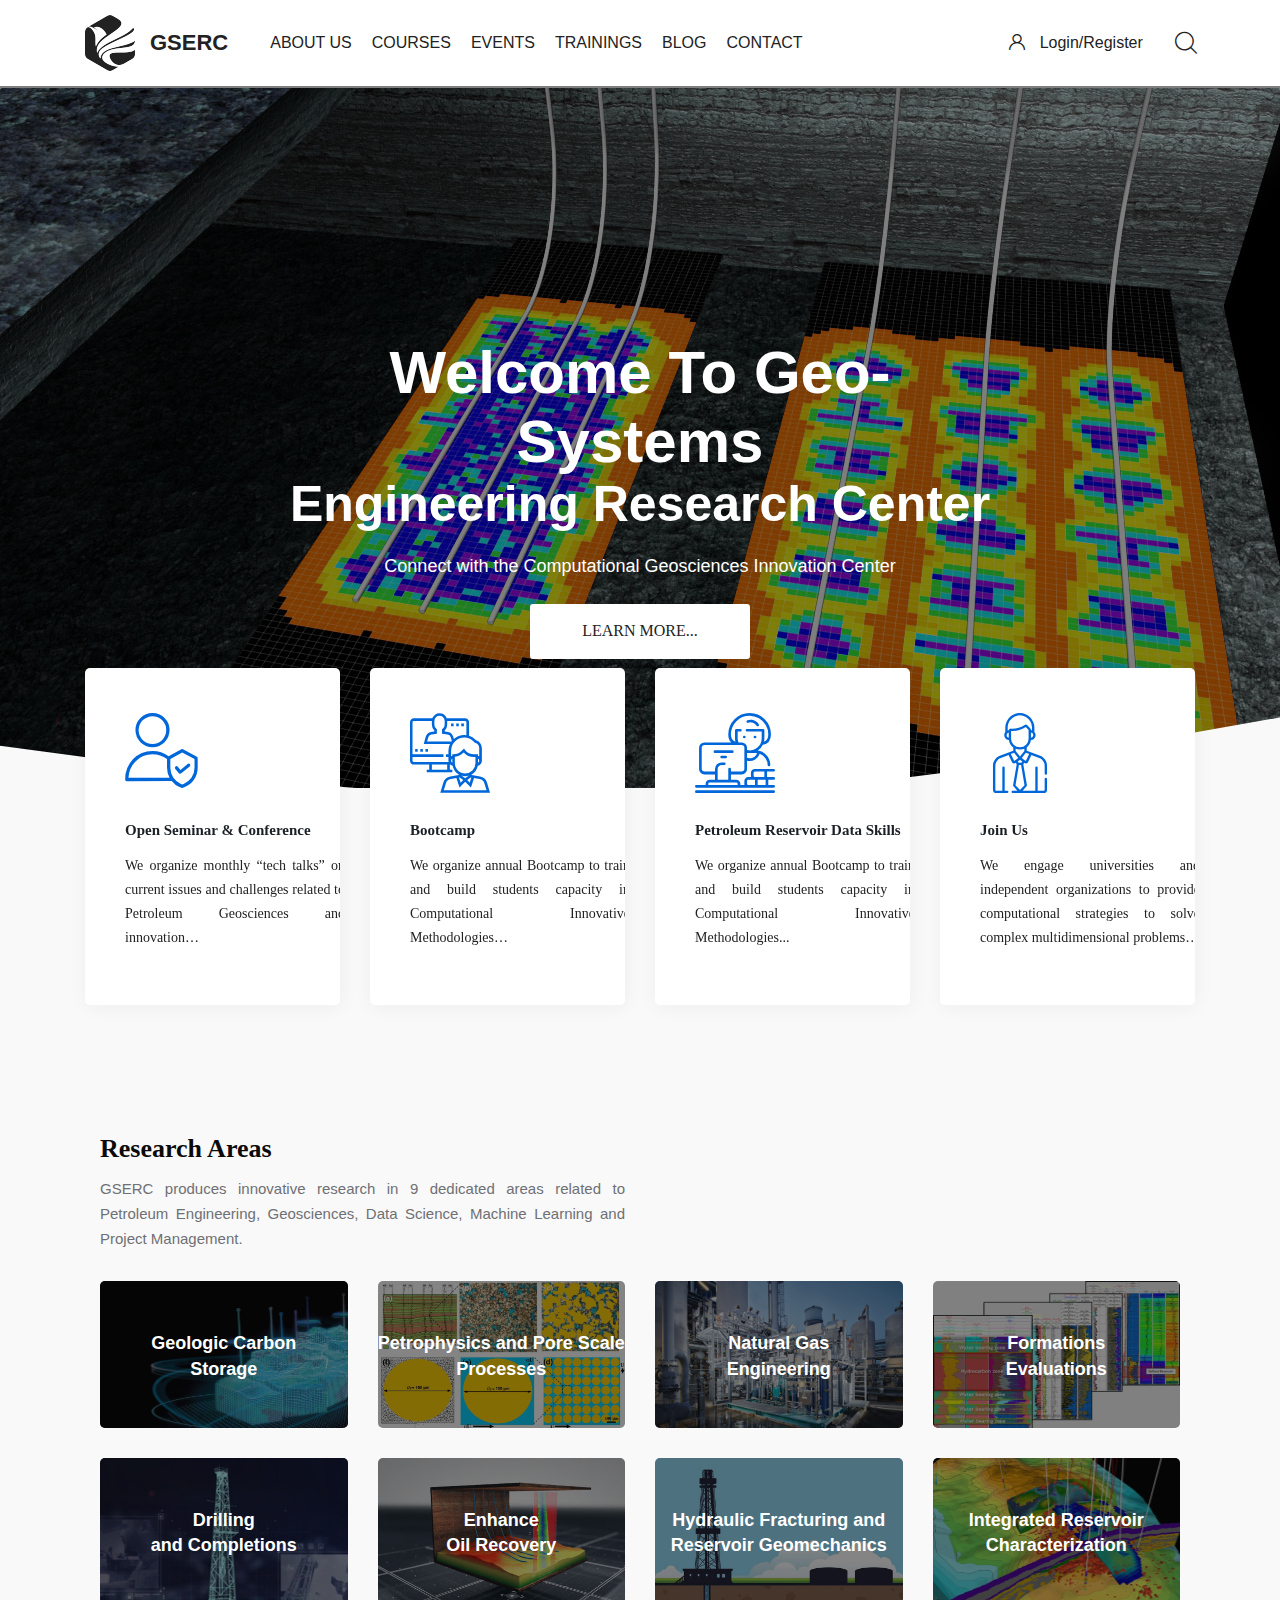
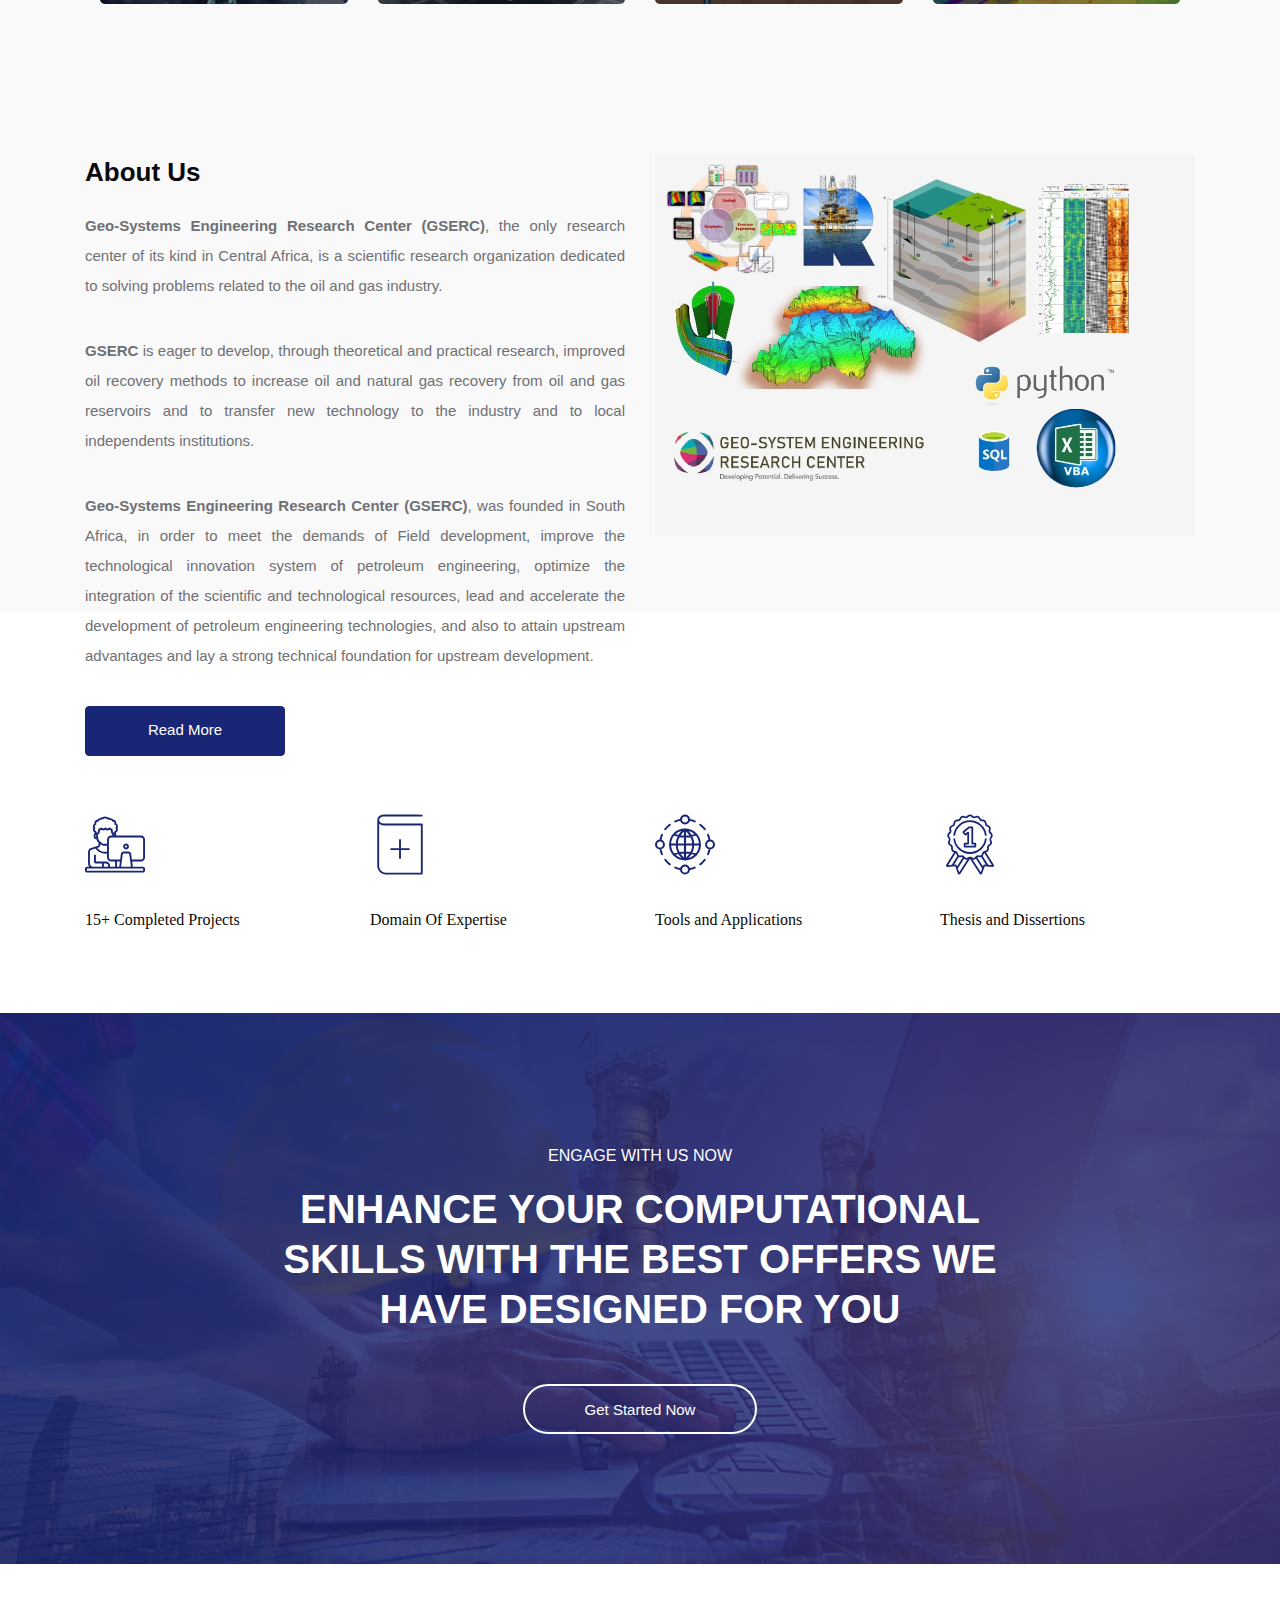
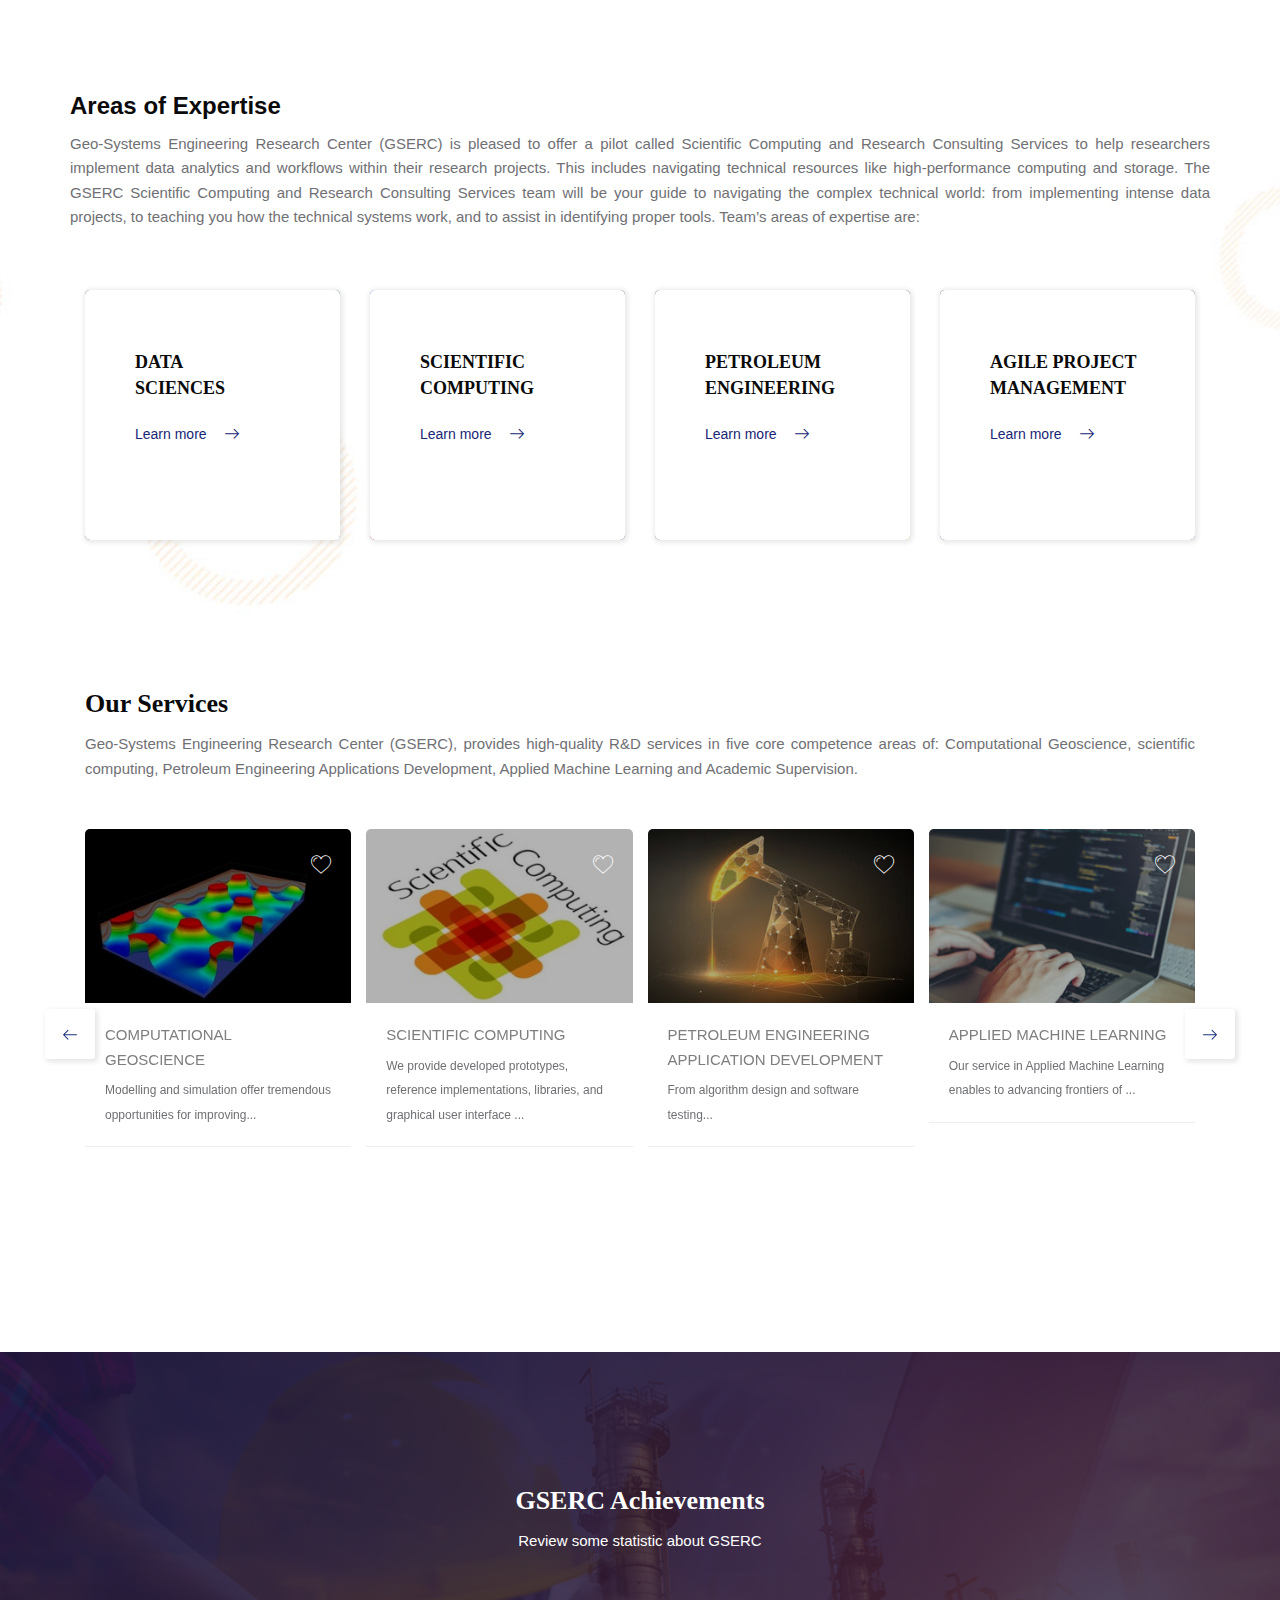
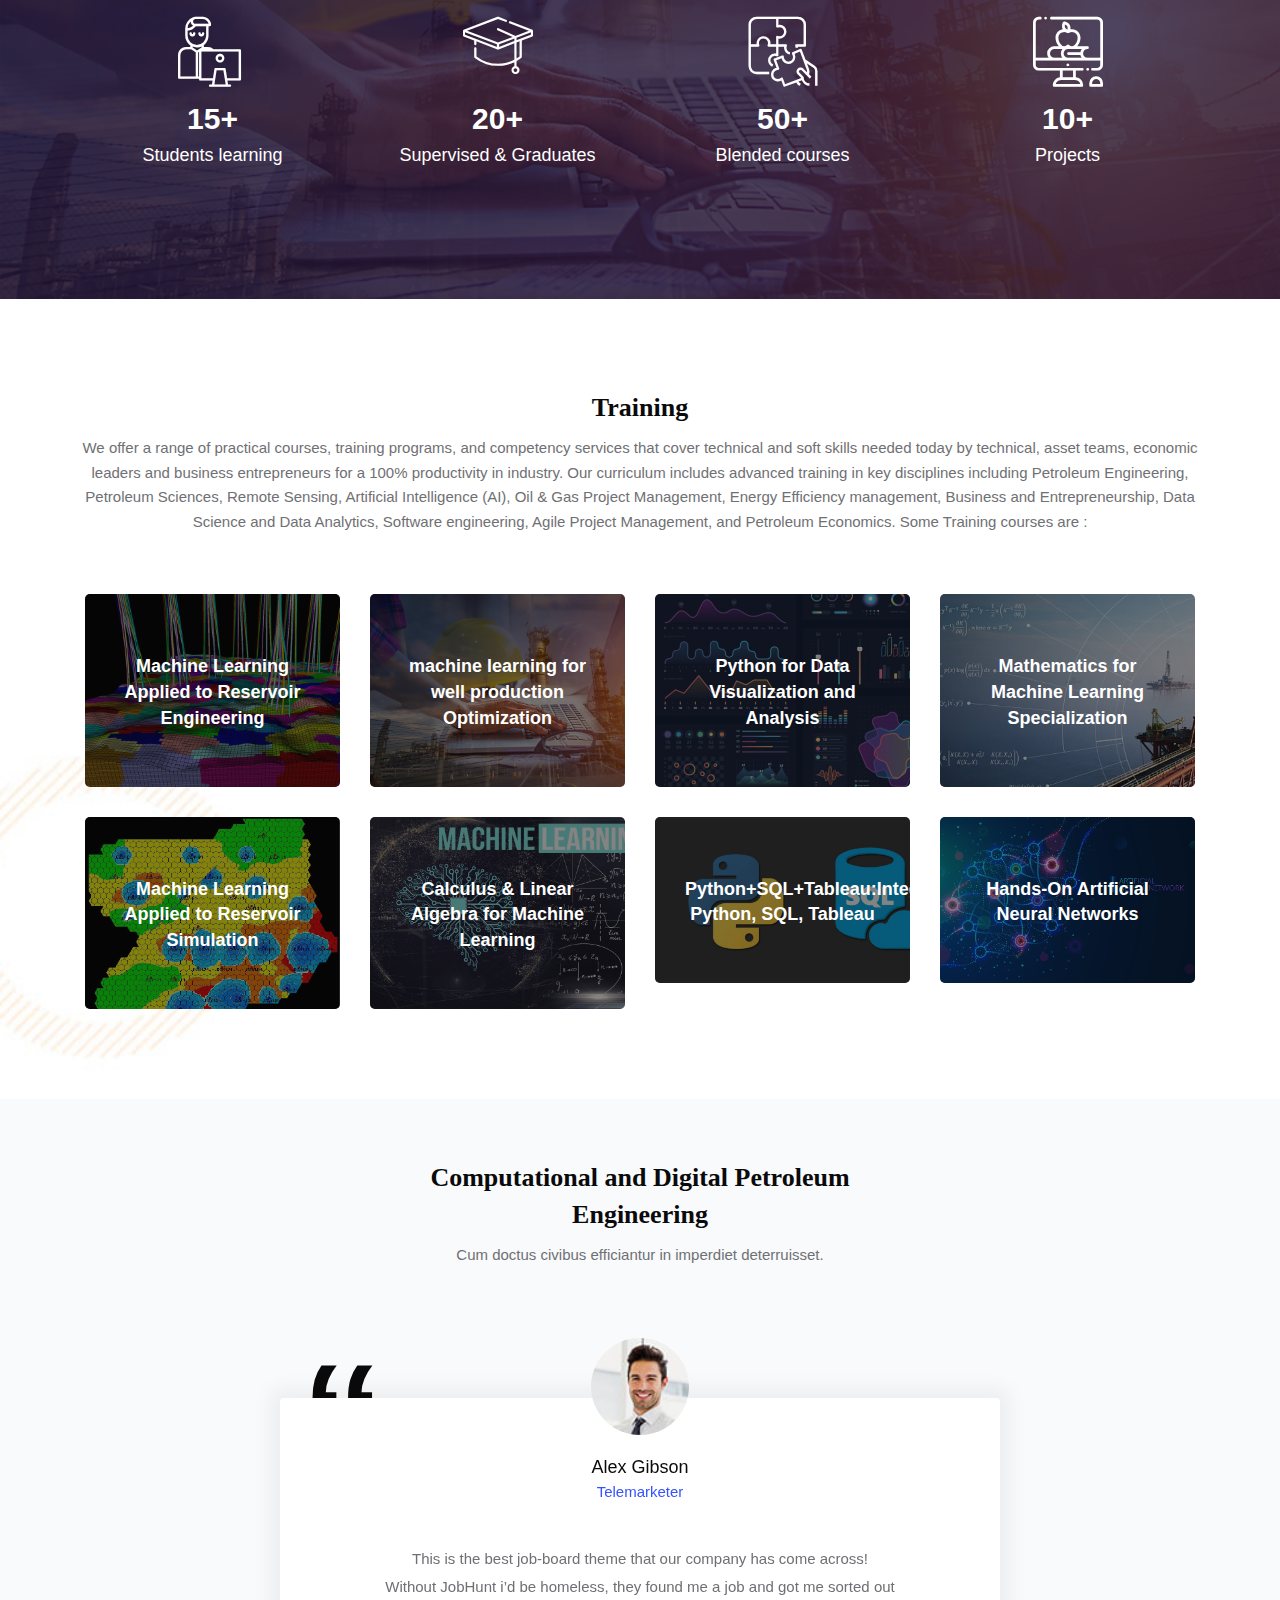
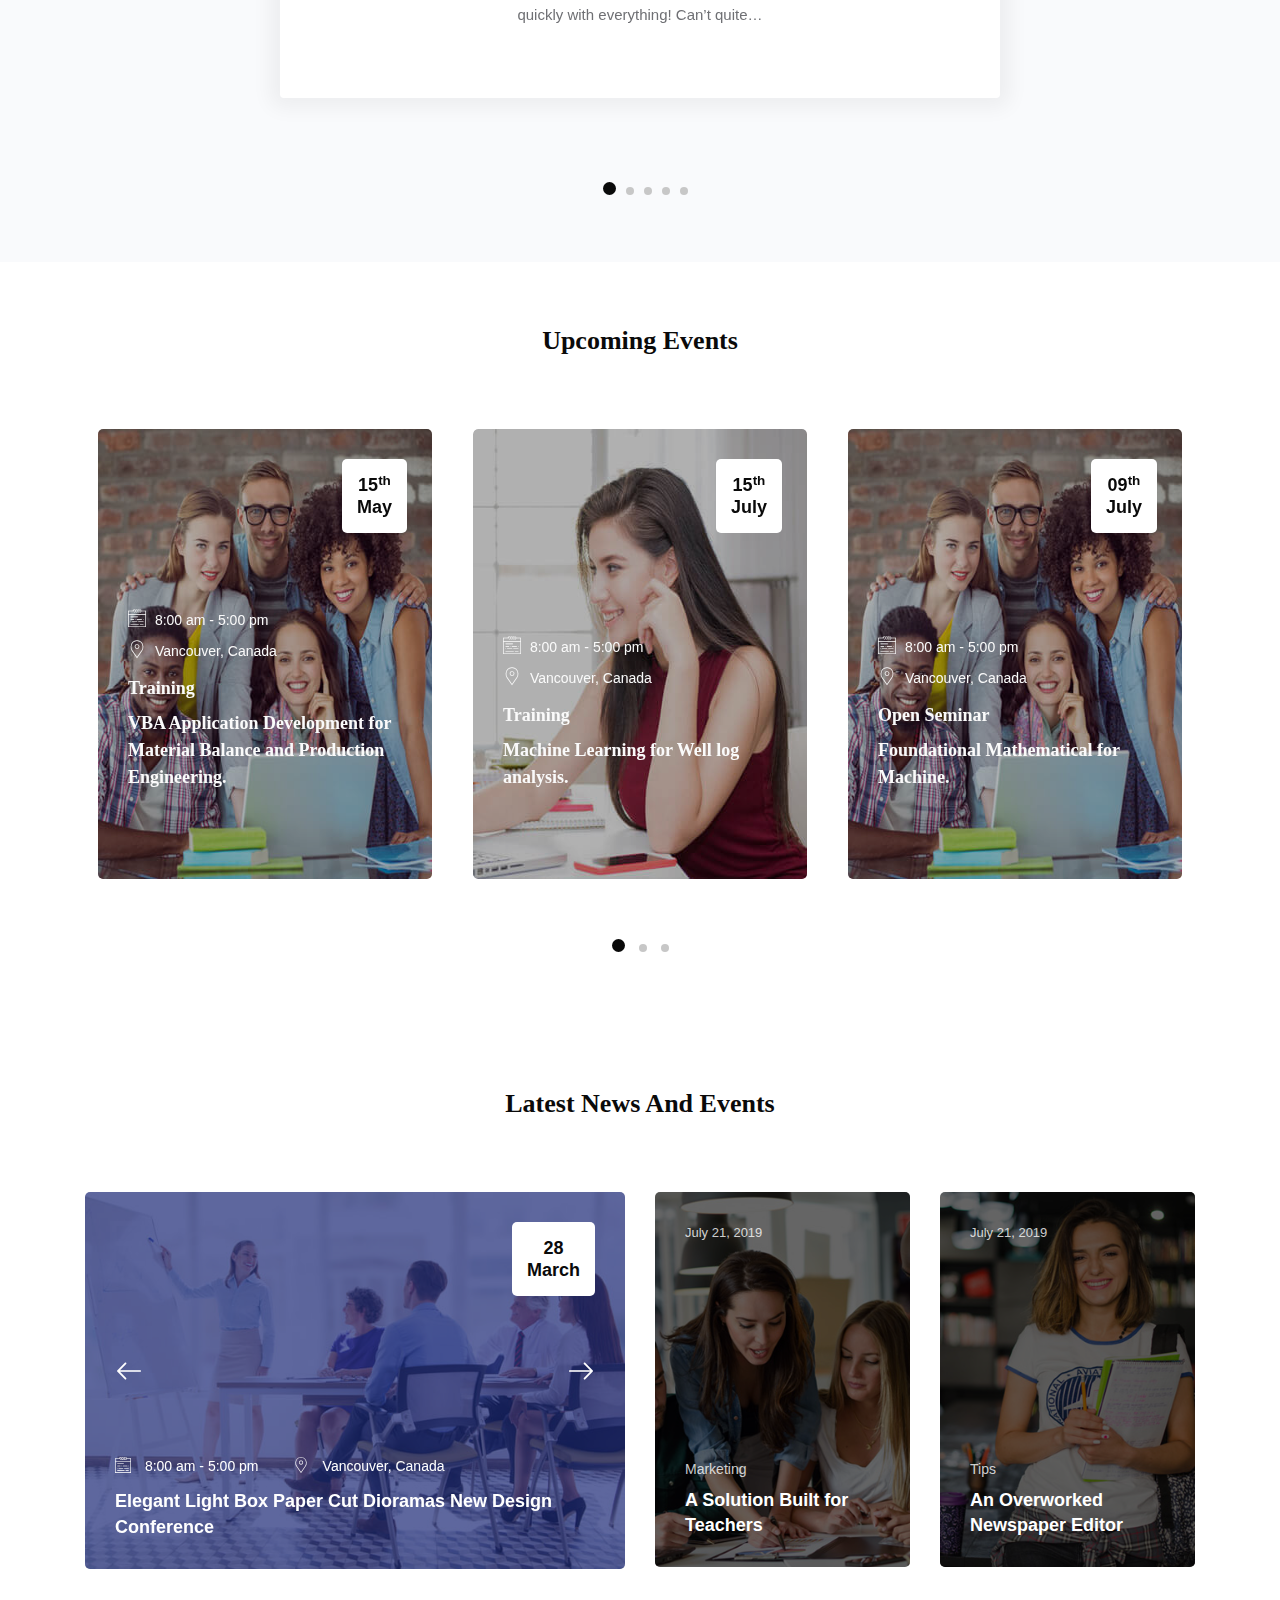
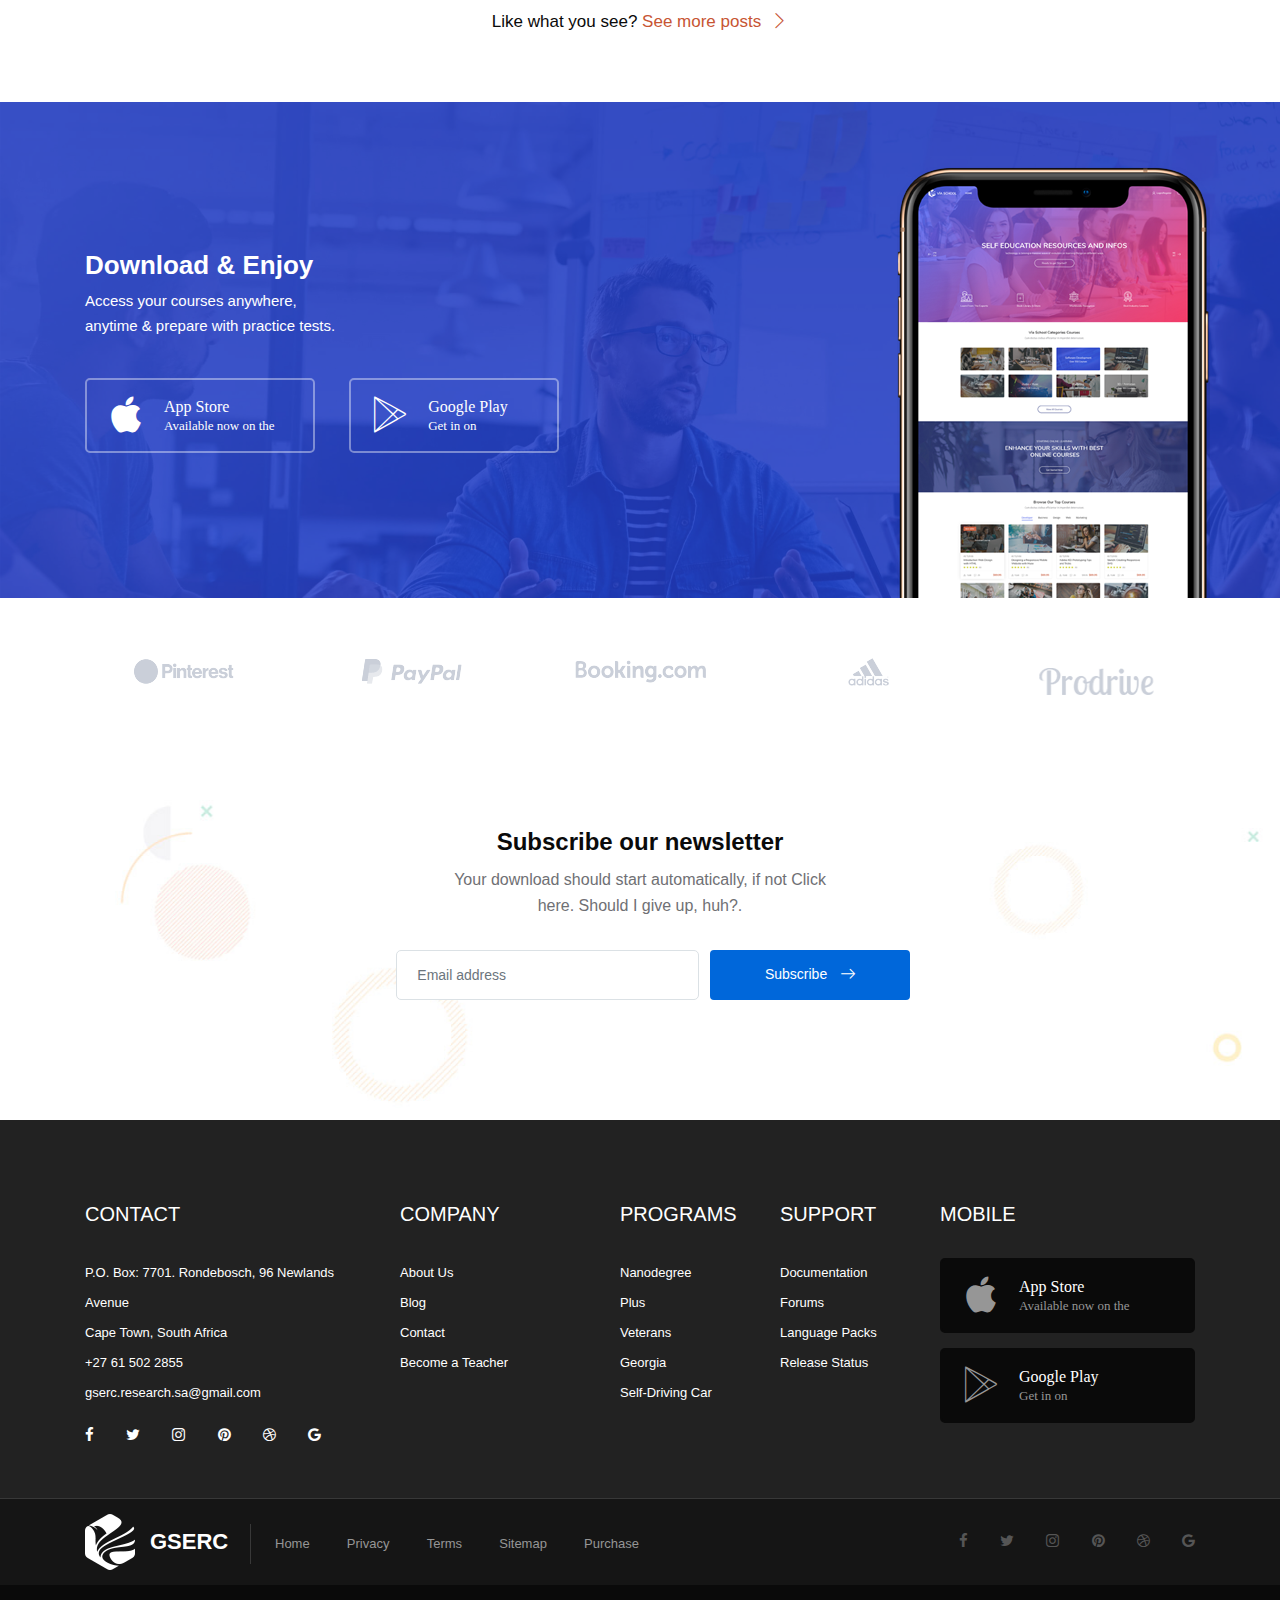
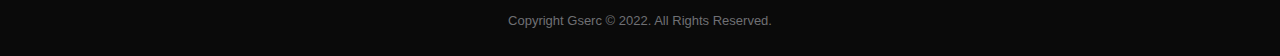
<file: index.html>
<!DOCTYPE html>
<html dir="ltr" lang="en">

<!-- Mirrored from creativelayers.net/themes/edumy-html/index.html by HTTrack Website Copier/3.x [XR&CO'2014], Mon, 11 Apr 2022 11:22:04 GMT -->
<head>
    <meta charset="utf-8">
    <meta http-equiv="X-UA-Compatible" content="IE=edge">
    <meta name="viewport" content="width=device-width, initial-scale=1">
    <meta name="keywords"
          content="training, academy, college, coursera, courses, education, elearning, kindergarten, lms, lynda, online course, online education, school, training, udemy, university">
    <meta name="description" content="GSERC - Online Training Course & School">
    <meta name="CreativeLayers" content="ATFN">
    <!-- css file -->
    <link rel="stylesheet" href="css/bootstrap.min.css">
    <link rel="stylesheet" href="css/style.css">

    <!-- Responsive stylesheet -->
    <link rel="stylesheet" href="css/responsive.css">
    <!-- Title -->
    <title>GSERC - Online Training Course & School</title>
    <!-- Favicon -->
    <link href="images/favicon.ico" sizes="128x128" rel="shortcut icon" type="image/x-icon"/>
    <link href="images/favicon.ico" sizes="128x128" rel="shortcut icon"/>

    <!-- HTML5 shim and Respond.js for IE8 support of HTML5 elements and media queries -->
    <!-- WARNING: Respond.js doesn't work if you view the page via file:// -->
    <!--[if lt IE 9]>
    <script src="https://oss.maxcdn.com/html5shiv/3.7.3/html5shiv.min.js"></script>
    <script src="https://oss.maxcdn.com/respond/1.4.2/respond.min.js"></script>
    <![endif]-->
</head>
<body>
<div class="wrapper">
    <div class="preloader"></div>

    <!-- Main Header Nav -->
    <header class="header-nav menu_style_home_one home13 navbar-scrolltofixed stricky main-menu">
        <div class="container">
            <!-- Ace Responsive Menu -->
            <nav>
                <!-- Menu Toggle btn-->
                <div class="menu-toggle">
                    <img class="nav_logo_img img-fluid" src="images/header-logo.png" alt="header-logo.png">
                    <button type="button" id="menu-btn">
                        <span class="icon-bar"></span>
                        <span class="icon-bar"></span>
                        <span class="icon-bar"></span>
                    </button>
                </div>
                <a href="index.html" class="navbar_brand float-left dn-smd">
                    <img class="logo1 img-fluid" src="images/header-logo6.png" alt="header-logo6.png">
                    <img class="logo2 img-fluid" src="images/header-logo6.png" alt="header-logo6.png">
                    <span class="color-black22">gserc</span>
                </a>
                <!-- Responsive Menu Structure-->
                <!--Note: declare the Menu style in the data-menu-style="horizontal" (options: horizontal, vertical, accordion) -->
                <ul id="respMenu" class="ace-responsive-menu" data-menu-style="horizontal">
                    <li>
                        <a href="#about"><span class="title">About Us</span></a>
                    </li>
                    <li>
                        <a href="#our-top-courses"><span class="title">Courses</span></a>
                        <!-- Level Two-->
                    </li>
                    <li>
                        <a href="#our-events"><span class="title">Events</span></a>
                    </li>
                    <li>
                        <a href="#trainings"><span class="title">Trainings</span></a>
                    </li>
                    <li>
                        <a href="#our-blog"><span class="title">Blog</span></a>
                    </li>
                    <li class="last">
                        <a href="page-contact.html"><span class="title">Contact</span></a>
                    </li>
                </ul>
                <ul class="sign_up_btn pull-right dn-smd mt20">
                    <li class="list-inline-item list_s"><a href="#" class="btn flaticon-user" data-toggle="modal" data-target="#exampleModalCenter"> <span class="dn-lg">Login/Register</span></a></li>

                    <li class="list-inline-item list_s">
                        <div class="search_overlay">
                            <a id="search-button-listener" class="mk-search-trigger mk-fullscreen-trigger" href="#">
                                <span id="search-button"><i class="flaticon-magnifying-glass"></i></span>
                            </a>
                        </div>
                    </li>
                </ul><!-- Button trigger modal -->
            </nav>
        </div>
    </header>
    <!-- Modal -->
    <div class="sign_up_modal modal fade" id="exampleModalCenter" tabindex="-1" role="dialog" aria-hidden="true">
        <div class="modal-dialog modal-dialog-centered" role="document">
            <div class="modal-content">
                <div class="modal-header">
                    <button type="button" class="close" data-dismiss="modal" aria-label="Close"><span aria-hidden="true">&times;</span></button>
                </div>
                <ul class="sign_up_tab nav nav-tabs" id="myTab" role="tablist">
                    <li class="nav-item">
                        <a class="nav-link active" id="home-tab" data-toggle="tab" href="#home" role="tab" aria-controls="home" aria-selected="true">Login</a>
                    </li>
                    <li class="nav-item">
                        <a class="nav-link" id="profile-tab" data-toggle="tab" href="#profile" role="tab" aria-controls="profile" aria-selected="false">Register</a>
                    </li>
                </ul>
                <div class="tab-content" id="myTabContent">
                    <div class="tab-pane fade show active" id="home" role="tabpanel" aria-labelledby="home-tab">
                        <div class="login_form p30">
                            <form action="#">
                                <div class="heading">
                                    <h3 class="text-center">Login to your account</h3>
                                    <p class="text-center">Don't have an account? <a class="text-thm" href="#">Sign Up!</a></p>
                                </div>
                                <div class="form-group">
                                    <input type="email" class="form-control" id="exampleInputEmail1" placeholder="Email Address">
                                </div>
                                <div class="form-group">
                                    <input type="password" class="form-control" id="exampleInputPassword1" placeholder="Password">
                                </div>
                                <div class="form-group custom-control custom-checkbox">
                                    <input type="checkbox" class="custom-control-input" id="exampleCheck1">
                                    <label class="custom-control-label" for="exampleCheck1">Remember me</label>
                                    <a class="tdu btn-fpswd float-right" href="#">Forgot Password?</a>
                                </div>
                                <button type="submit" class="btn btn-log btn-block btn-thm2">Login</button>
                                <hr>
                                <div class="row mt40">
                                    <div class="col-lg">
                                        <button type="submit" class="btn btn-block color-white bgc-fb"><i class="fa fa-facebook float-left mt5"></i> Facebook</button>
                                    </div>
                                    <div class="col-lg">
                                        <button type="submit" class="btn btn-block color-white bgc-gogle"><i class="fa fa-google float-left mt5"></i> Google</button>
                                    </div>
                                </div>
                            </form>
                        </div>
                    </div>
                    <div class="tab-pane fade" id="profile" role="tabpanel" aria-labelledby="profile-tab">
                        <div class="sign_up_form">
                            <div class="heading">
                                <h3 class="text-center">Create New Account</h3>
                                <p class="text-center">Have an account? <a class="text-thm" href="#">Login</a></p>
                            </div>
                            <form action="#">
                                <div class="form-group">
                                    <input type="text" class="form-control" id="exampleInputName1" placeholder="Username">
                                </div>
                                <div class="form-group">
                                    <input type="email" class="form-control" id="exampleInputEmail2" placeholder="Email Address">
                                </div>
                                <div class="form-group">
                                    <input type="password" class="form-control" id="exampleInputPassword2" placeholder="Password">
                                </div>
                                <div class="form-group">
                                    <input type="password" class="form-control" id="exampleInputPassword3" placeholder="Confirm Password">
                                </div>
                                <div class="form-group custom-control custom-checkbox">
                                    <input type="checkbox" class="custom-control-input" id="exampleCheck2">
                                    <label class="custom-control-label" for="exampleCheck2">Want to become an instructor?</label>
                                </div>
                                <button type="submit" class="btn btn-log btn-block btn-thm2">Register</button>
                                <hr>
                                <div class="row mt40">
                                    <div class="col-lg">
                                        <button type="submit" class="btn btn-block color-white bgc-fb"><i class="fa fa-facebook float-left mt5"></i> Facebook</button>
                                    </div>
                                    <div class="col-lg">
                                        <button type="submit" class="btn btn-block color-white bgc-gogle"><i class="fa fa-google float-left mt5"></i> Google</button>
                                    </div>
                                </div>
                            </form>
                        </div>
                    </div>
                </div>
            </div>
        </div>
    </div>
    <!-- Modal Search Button Bacground Overlay -->
    <div class="search_overlay dn-992">
        <div class="mk-fullscreen-search-overlay" id="mk-search-overlay">
            <a href="#" class="mk-fullscreen-close" id="mk-fullscreen-close-button"><i class="fa fa-times"></i></a>
            <div id="mk-fullscreen-search-wrapper">
                <form method="get" id="mk-fullscreen-searchform">
                    <input type="text" value="" placeholder="Search courses..." id="mk-fullscreen-search-input">
                    <i class="flaticon-magnifying-glass fullscreen-search-icon"><input value="" type="submit"></i>
                </form>
            </div>
        </div>
    </div>

    <!-- Main Header Nav For Mobile -->
    <div id="page" class="stylehome1 h0">
        <div class="mobile-menu">
            <div class="header stylehome1 home6">
                <div class="main_logo_home2">
                    <img class="nav_logo_img img-fluid float-left mt20" src="images/header-logo.png" alt="header-logo.png">
                    <span>gserc</span>
                </div>
                <ul class="menu_bar_home2">
                    <li class="list-inline-item">
                        <div class="search_overlay">
                            <a id="search-button-listener2" class="mk-search-trigger mk-fullscreen-trigger" href="#">
                                <div id="search-button2"><i class="flaticon-magnifying-glass"></i></div>
                            </a>
                            <div class="mk-fullscreen-search-overlay" id="mk-search-overlay2">
                                <a href="#" class="mk-fullscreen-close" id="mk-fullscreen-close-button2"><i class="fa fa-times"></i></a>
                                <div id="mk-fullscreen-search-wrapper2">
                                    <form method="get" id="mk-fullscreen-searchform2">
                                        <input type="text" value="" placeholder="Search courses..." id="mk-fullscreen-search-input2">
                                        <i class="flaticon-magnifying-glass fullscreen-search-icon"><input value="" type="submit"></i>
                                    </form>
                                </div>
                            </div>
                        </div>
                    </li>
                    <li class="list-inline-item"><a href="#menu"><span></span></a></li>
                </ul>
            </div>
        </div><!-- /.mobile-menu -->
        <nav id="menu" class="stylehome1">
            <ul>
                <li><span>About Us</span></li>
                <li><span>Courses</span></li>
                <li><span>Events</span></li>
                <li><span>Trainings</span></li>
                <li><span>Blog</span></li>
                <li><a href="page-contact.html">Contact</a></li>
                <li><a href="page-login.html"><span class="flaticon-user"></span> Login</a></li>
                <li><a href="page-register.html"><span class="flaticon-edit"></span> Register</a></li>
            </ul>
        </nav>
    </div>

    <!-- 6th Home Slider -->
    <div class="home11-slider style2">
        <div class="container-fluid p0">
            <div class="row">
                <div class="col-lg-12">
                    <div class="main-banner-wrapper">
                        <div class="banner-style-one owl-theme owl-carousel home13">
                            <div class="slide slide-one home13" style="background-image: url(images/home/h4.jpg);">
                                <div class="container">
                                    <div class="row">
                                        <div class="col-lg-8 offset-lg-2 text-center">
                                            <div class="banner-sub-title text-capitalize fwb">Welcome to Geo-Systems</div>
                                            <div class="banner-title text-capitalize fz11 fwb mb0">Engineering Research Center</div>
                                            <P>Connect with the Computational Geosciences Innovation Center</P>
                                            <div class="btn-block">
                                                <a href="#" class="banner-btn bdrs3">LEARN MORE...</a>
                                            </div>
                                        </div>
                                    </div>
                                </div>
                            </div>
                            <div class="slide slide-one home13" style="background-image: url(images/home/h2.jpg);">
                                <div class="container">
                                    <div class="row">
                                        <div class="col-lg-8 offset-lg-2 text-center">
                                            <div class="banner-sub-title text-capitalize fwb">Welcome to Geo-Systems</div>
                                            <div class="banner-title text-capitalize fz11 fwb mb0">Engineering Research Center</div>
                                            <P>Connect with the Computational Geosciences Innovation Center</P>
                                            <div class="btn-block">
                                                <a href="#" class="banner-btn bdrs3">LEARN MORE...</a>
                                            </div>
                                        </div>
                                    </div>
                                </div>
                            </div>
                            <div class="slide slide-one home13" style="background-image: url(images/home/h1.jpg);">
                                <div class="container">
                                    <div class="row">
                                        <div class="col-lg-8 offset-lg-2 text-center">
                                            <div class="banner-sub-title text-capitalize fwb">Welcome to Geo-Systems</div>
                                            <div class="banner-title text-capitalize fz11 fwb mb0">Engineering Research Center</div>
                                            <P>Connect with the Computational Geosciences Innovation Center</P>
                                            <div class="btn-block">
                                                <a href="#" class="banner-btn bdrs3">LEARN MORE...</a>
                                            </div>
                                        </div>
                                    </div>
                                </div>
                            </div>
                        </div>
                        <div class="carousel-btn-block banner-carousel-btn dn">
                            <span class="carousel-btn left-btn"><i class="flaticon-back left"></i></span>
                            <span class="carousel-btn right-btn"><i class="flaticon-right-arrow right"></i></span>
                        </div><!-- /.carousel-btn-block banner-carousel-btn -->
                    </div><!-- /.main-banner-wrapper -->
                </div>
            </div>
            <div class="row">
                <div class="col-lg-12">
                    <div class="bg-wave"><img src="images/background/wave.svg" alt="wave.svg"></div>
                </div>
            </div>
        </div>
    </div>



    <!-- About Video Section -->
    <section id="about" class="about-us-home13 pb20 pt0">
        <div class="container">
            <div class="row">
                <div class="col-md-6 col-lg-6 col-xl-3">
                    <div class="hvr_img_box_container home13">
                        <div class="overlay">
                            <div class="details">
                                <div class="icon"><span class="flaticon-account text-thm8"></span></div>
                                <h5>Open Seminar & Conference</h5>
                                <p class="text-justify">We organize monthly “tech talks” on current issues and challenges related to Petroleum Geosciences and innovation… </p>
                            </div>
                        </div>
                    </div>
                </div>
                <div class="col-md-6 col-lg-6 col-xl-3">
                    <div class="hvr_img_box_container home13">
                        <div class="overlay">
                            <div class="details">
                                <div class="icon"><span class="flaticon-online text-thm8"></span></div>
                                <h5>Bootcamp</h5>
                                <p class="text-justify">We organize annual Bootcamp to train and build students capacity in Computational Innovative Methodologies…</p>
                            </div>
                        </div>
                    </div>
                </div>
                <div class="col-md-6 col-lg-6 col-xl-3">
                    <div class="hvr_img_box_container home13">
                        <div class="overlay">
                            <div class="details">
                                <div class="icon"><span class="flaticon-student-1 text-thm8"></span></div>
                                <h5>Petroleum Reservoir Data Skills</h5>
                                <p class="text-justify">We organize annual Bootcamp to train and build students capacity in Computational Innovative Methodologies...</p>
                            </div>
                        </div>
                    </div>
                </div>
                <div class="col-md-6 col-lg-6 col-xl-3">
                    <div class="hvr_img_box_container home13">
                        <div class="overlay">
                            <div class="details">
                                <div class="icon"><span class="flaticon-employee text-thm8"></span></div>
                                <h5>Join Us</h5>
                                <p class="text-justify">We engage universities and independent organizations to provide computational strategies to solve complex multidimensional problems…</p>
                            </div>
                        </div>
                    </div>
                </div>
            </div>
            <!-- School Category Courses -->
            <section id="our-courses" class="our-courses pb80 pt90">
                <div class="container">
                    <div class="main-title mb30">
                        <div class="row">
                            <div class="col-lg-6 text-md-center text-lg-left">
                                <h3 class="mt0">Research Areas </h3>
                                <p class="text-justify">GSERC produces innovative research in 9 dedicated areas related to Petroleum Engineering, Geosciences, Data Science, Machine Learning and Project Management. </p>
                            </div>
                           <!-- <div class="col-lg-6 text-md-center text-lg-right">
                                <a class="text-thm6" href="#">View All Areas </a>
                            </div>-->
                        </div>
                    </div>
                    <div class="row">
                        <div class="col-sm-6 col-lg">
                            <div class="img_hvr_box home12" style="background-image: url(images/courses/1.jpeg);">
                                <div class="overlay">
                                    <div class="details">
                                        <h5>Geologic Carbon <br>Storage</h5>
                                    </div>
                                </div>
                            </div>
                        </div>
                        <div class="col-sm-6 col-lg">
                            <div class="img_hvr_box home12" style="background-image: url(images/courses/2.jpeg);">
                                <div class="overlay">
                                    <div class="details">
                                        <h5>Petrophysics and Pore Scale Processes</h5>
                                    </div>
                                </div>
                            </div>
                        </div>
                        <div class="col-sm-6 col-lg">
                            <div class="img_hvr_box home12" style="background-image: url(images/courses/ng.jpeg);">
                                <div class="overlay">
                                    <div class="details">
                                        <h5>Natural Gas <br>Engineering</h5>
                                    </div>
                                </div>
                            </div>
                        </div>
                        <div class="col-sm-6 col-lg">
                            <div class="img_hvr_box home12" style="background-image: url(images/courses/3.jpeg);">
                                <div class="overlay">
                                    <div class="details">
                                        <h5>Formations <br>Evaluations</h5>
                                    </div>
                                </div>
                            </div>
                        </div>
                    </div>
                </div>
                <div class="container">
                    <div class="row">
                        <div class="col-sm-6 col-lg">
                            <div class="img_hvr_box home12" style="background-image: url(images/courses/4.jpeg);">
                                <div class="overlay">
                                    <div class="details">
                                        <h5>Drilling <br>and Completions</h5>
                                    </div>
                                </div>
                            </div>
                        </div>
                        <div class="col-sm-6 col-lg">
                            <div class="img_hvr_box home12" style="background-image: url(images/courses/5.jpeg);">
                                <div class="overlay">
                                    <div class="details">
                                        <h5>Enhance <br>Oil Recovery</h5>
                                    </div>
                                </div>
                            </div>
                        </div>
                        <div class="col-sm-6 col-lg">
                            <div class="img_hvr_box home12" style="background-image: url(images/courses/6.jpeg);">
                                <div class="overlay">
                                    <div class="details">
                                        <h5>Hydraulic Fracturing and Reservoir Geomechanics</h5>
                                    </div>
                                </div>
                            </div>
                        </div>
                        <div class="col-sm-6 col-lg">
                            <div class="img_hvr_box home12" style="background-image: url(images/courses/7.jpeg);">
                                <div class="overlay">
                                    <div class="details">
                                        <h5>Integrated Reservoir Characterization </h5>
                                    </div>
                                </div>
                            </div>
                        </div>
                    </div>
                </div>
            </section>

            <div class="row mt40">
                <div class="col-lg-6">
                    <div class="about_box_home6">
                        <div class="details">
                            <h3>About Us</h3>
                            <p class="text-justify"> <b>Geo-Systems Engineering Research Center (GSERC)</b>, the only research center of its kind in Central Africa, is a scientific research organization dedicated to solving problems related to the oil and gas industry. </p>
                            <p class="text-justify"><b>GSERC</b> is eager to develop, through theoretical and practical research, improved oil recovery methods to increase oil and natural gas recovery from oil and gas reservoirs and to transfer new technology to the industry and to local independents institutions.</p>
                            <p class="text-justify"><b>Geo-Systems Engineering Research Center (GSERC)</b>, was founded in South Africa, in order to meet the demands of Field development, improve the technological innovation system of petroleum engineering, optimize the integration of the scientific and technological resources, lead and accelerate the development of petroleum engineering technologies,
                                and also to attain upstream advantages and lay a strong technical foundation for upstream development.</p>
                            <a class="btn dbxshad btn-lg btn-thm2 rounded" href="#">Read More</a>
                        </div>
                    </div>
                </div>
                <div class="col-lg-6">
                    <div class="about_box_home7">
                        <div class="thumb"><img class="img-fluid img-rounded" src="images/about/about-us.jpeg" alt="1.jpg"></div>
                    </div>
                </div>
            </div>
            <div class="row mt40">
                <div class="col-sm-6 col-lg-3">
                    <div class="home_icon_box home6">
                        <div class="icon"><span class="flaticon-student"></span></div>
                        <p>15+ Completed Projects</p>
                    </div>
                </div>
                <div class="col-sm-6 col-lg-3">
                    <div class="home_icon_box home6">
                        <div class="icon"><span class="flaticon-book"></span></div>
                        <p>Domain Of Expertise</p>
                    </div>
                </div>
                <div class="col-sm-6 col-lg-3">
                    <div class="home_icon_box home6">
                        <div class="icon"><span class="flaticon-global"></span></div>
                        <p>Tools and Applications</p>
                    </div>
                </div>
                <div class="col-sm-6 col-lg-3">
                    <div class="home_icon_box home6">
                        <div class="icon"><span class="flaticon-first"></span></div>
                        <p>Thesis and Dissertions</p>
                    </div>
                </div>
            </div>
        </div>
    </section>



    <!-- Divider -->
    <section class="divider_home1 parallax bg-img2" data-stellar-background-ratio="0.3">
        <div class="container">
            <div class="row">
                <div class="col-lg-8 offset-lg-2 text-center">
                    <div class="divider-one">
                        <p class="color-white">ENGAGE WITH US NOW</p>
                        <h1 class="color-white text-uppercase">
                            ENHANCE YOUR COMPUTATIONAL SKILLS WITH THE BEST OFFERS WE HAVE DESIGNED FOR YOU
                        </h1>
                        <a class="btn btn-transparent divider-btn" href="#">Get Started Now</a>
                    </div>
                </div>
            </div>
        </div>
    </section>

    <!-- School Category Courses -->
    <section id="our-top-courses" class="our-courses bg-img11 pb100 pt90">


        <!-- areas of expertise -->
        <section class="home6_about pt35 bg-img11">
            <div class="container">
                <div class="row">
                    <div class="text-md-center text-lg-left mb50">
                        <h3 class="mt0">Areas of Expertise</h3>
                        <p class="text-justify">
                            Geo-Systems Engineering Research Center (GSERC) is pleased to offer a pilot called Scientific Computing and Research Consulting Services to help researchers implement data analytics and workflows within their research projects. This includes navigating technical resources like high-performance computing and storage.
                            The GSERC Scientific Computing and Research Consulting Services team will be your guide to navigating the complex technical world: from implementing intense data projects, to teaching you how the technical systems work, and to assist in identifying proper tools.
                            Team’s areas of expertise are:
                        </p>
                    </div>
                    <div class="col-sm-6 col-lg-6 col-xl-3">
                        <div class="hvr_img_box_container">
                            <div class="hvr_img_box imgs" style="background-image: url(images/service/1.jpeg);"></div>
                            <div class="overlay">
                                <div class="details">
                                    <h5>DATA <br> SCIENCES</h5>
                                    <!--<p>Lorem Ipsum is simply of the printing and industry.</p>-->
                                    <a href="#">Learn more <span class="span flaticon-right-arrow-1"></span></a>
                                </div>
                            </div>
                        </div>
                    </div>
                    <div class="col-sm-6 col-lg-6 col-xl-3">
                        <div class="hvr_img_box_container">
                            <div class="hvr_img_box imgs" style="background-image: url(images/service/2.jpeg);"></div>
                            <div class="overlay">
                                <div class="details">
                                    <h5>SCIENTIFIC COMPUTING</h5>
                                    <!--<p>Lorem Ipsum is simply of the printing and industry.</p>-->
                                    <a href="#">Learn more <span class="span flaticon-right-arrow-1"></span></a>
                                </div>
                            </div>
                        </div>
                    </div>
                    <div class="col-sm-6 col-lg-6 col-xl-3">
                        <div class="hvr_img_box_container">
                            <div class="hvr_img_box imgs" style="background-image: url(images/service/3.jpeg);"></div>
                            <div class="overlay">
                                <div class="details">
                                    <h5>PETROLEUM ENGINEERING</h5>
                                    <!--<p>Lorem Ipsum is simply of the printing and industry.</p>-->
                                    <a href="#">Learn more <span class="span flaticon-right-arrow-1"></span></a>
                                </div>
                            </div>
                        </div>
                    </div>
                    <div class="col-sm-6 col-lg-6 col-xl-3">
                        <div class="hvr_img_box_container">
                            <div class="hvr_img_box imgs" style="background-image: url(images/service/4.jpeg);"></div>
                            <div class="overlay">
                                <div class="details">
                                    <h5>AGILE PROJECT MANAGEMENT</h5>
                                    <!--<p>Lorem Ipsum is simply of the printing and industry.</p>-->
                                    <a href="#">Learn more <span class="span flaticon-right-arrow-1"></span></a>
                                </div>
                            </div>
                        </div>
                    </div>
                </div>
            </div>
        </section>

        <div class="container">
            <div class="main-title mb50 mt50">
                <div class="row">
                    <div class="col-lg-12 text-md-center text-lg-left">
                        <h3 class="mt0">Our Services</h3>
                        <p class="text-justify">
                            Geo-Systems Engineering Research Center (GSERC), provides high-quality R&D services in five core competence areas of: Computational Geoscience, scientific
                            computing, Petroleum Engineering Applications Development, Applied Machine Learning and Academic Supervision.
                        </p>
                    </div>

            </div>
            <div class="row mt-lg-5">
                <div class="col-lg-12">
                    <div class="popular_course_slider">
                        <div class="item">
                            <div class="top_courses home2 mb0">
                                <div class="thumb">
                                    <img class="img-whp" src="images/courses/t1.jpg" alt="t1.jpg">
                                    <div class="overlay">
                                        <div class="tag">Best Seller</div>
                                        <div class="icon"><span class="flaticon-like"></span></div>
                                        <a class="tc_preview_course" href="#">Preview Course</a>
                                    </div>
                                </div>
                                <div class="details">
                                    <div class="tc_content">
                                        <p>COMPUTATIONAL GEOSCIENCE</p>
                                        <small class="tc_review text-justify">
                                            Modelling and simulation offer tremendous opportunities for improving...
                                        </small>
                                    </div>
                                    <div class="tc_footer">
                                        <ul class="tc_meta float-left"></ul>
                                    </div>
                                </div>
                            </div>
                        </div>
                        <div class="item">
                            <div class="top_courses home2 mb0">
                                <div class="thumb">
                                    <img class="img-whp" src="images/courses/t2.jpg" alt="t2.jpg">
                                    <div class="overlay">
                                        <div class="tag">Top Seller</div>
                                        <div class="icon"><span class="flaticon-like"></span></div>
                                        <a class="tc_preview_course" href="#">Preview Course</a>
                                    </div>
                                </div>
                                <div class="details">
                                    <div class="tc_content">
                                        <p>SCIENTIFIC COMPUTING</p>
                                        <small class="tc_review text-justify">
                                            We provide developed prototypes, reference implementations, libraries, and graphical user interface ...
                                        </small>
                                    </div>
                                    <div class="tc_footer">
                                    </div>
                                </div>
                            </div>
                        </div>
                        <div class="item">
                            <div class="top_courses home2 mb0">
                                <div class="thumb">
                                    <img class="img-whp" src="images/courses/t3.jpg" alt="t3.jpg">
                                    <div class="overlay">
                                        <div class="tag">Top Seller</div>
                                        <div class="icon"><span class="flaticon-like"></span></div>
                                        <a class="tc_preview_course" href="#">Preview Course</a>
                                    </div>
                                </div>
                                <div class="details">
                                    <div class="tc_content">
                                        <p>PETROLEUM ENGINEERING APPLICATION DEVELOPMENT</p>
                                        <small class="tc_review text-justify">
                                            From algorithm design and software testing...
                                        </small>
                                    </div>
                                    <div class="tc_footer">
                                    </div>
                                </div>
                            </div>
                        </div>
                        <div class="item">
                            <div class="top_courses home2 mb0">
                                <div class="thumb">
                                    <img class="img-whp" src="images/courses/t4.jpg" alt="t4.jpg">
                                    <div class="overlay">
                                        <div class="tag">Best Seller</div>
                                        <div class="icon"><span class="flaticon-like"></span></div>
                                        <a class="tc_preview_course" href="#">Preview Course</a>
                                    </div>
                                </div>
                                <div class="details">
                                    <div class="tc_content">
                                        <p>APPLIED MACHINE LEARNING</p>
                                        <small class="tc_review text-justify">
                                            Our service in Applied Machine Learning enables to advancing frontiers of ...
                                        </small>
                                    </div>
                                    <div class="tc_footer">
                                    </div>
                                </div>
                            </div>
                        </div>
                        <div class="item">
                            <div class="top_courses home2 mb0">
                                <div class="thumb">
                                    <img class="img-whp" src="images/courses/t5.jpg" alt="t5.jpg">
                                    <div class="overlay">
                                        <div class="tag">Best Seller</div>
                                        <div class="icon"><span class="flaticon-like"></span></div>
                                        <a class="tc_preview_course" href="#">Preview Course</a>
                                    </div>
                                </div>
                                <div class="details">
                                    <div class="tc_content">
                                        <p>ACADEMIC SUPERVISION</p>
                                        <small class="tc_review text-justify">
                                            We provide adequate supervision to students and recent graduates willing build and developstrong computational skills...
                                        </small>
                                    </div>
                                    <div class="tc_footer">
                                    </div>
                                </div>
                            </div>
                        </div>
                    </div>
                </div>
            </div>
        </div>
        </div>

    </section>


    <!-- Divider -->
    <section class="divider_home2 home12 parallax bg-img2" data-stellar-background-ratio="0.3">
        <div class="container">
            <div class="row">
                <div class="col-lg-6 offset-lg-3">
                    <div class="main-title text-center">
                        <h3 class="color-white mt0">GSERC Achievements </h3>
                        <p class="color-white">
                            Review some statistic about GSERC
                        </p>
                    </div>
                </div>
            </div>
            <div class="row">
                <div class="col-sm-6 col-lg-3 text-center">
                    <div class="funfact_one">
                        <div class="icon"><span class="flaticon-student-3"></span></div>
                        <div class="details">
                            <ul>
                                <li class="list-inline-item"><div class="timer">15</div></li>
                                <li class="list-inline-item"><span>+</span></li>
                            </ul>
                            <h5>Students learning</h5>
                        </div>
                    </div>
                </div>
                <div class="col-sm-6 col-lg-3 text-center">
                    <div class="funfact_one">
                        <div class="icon"><span class="flaticon-cap"></span></div>
                        <div class="details">
                            <ul>
                                <li class="list-inline-item"><div class="timer">20</div></li>
                                <li class="list-inline-item"><span>+</span></li>
                            </ul>
                            <h5>Supervised & Graduates</h5>
                        </div>
                    </div>
                </div>
                <div class="col-sm-6 col-lg-3 text-center">
                    <div class="funfact_one">
                        <div class="icon"><span class="flaticon-jigsaw"></span></div>
                        <div class="details">
                            <ul>
                                <li class="list-inline-item"><div class="timer">50</div></li>
                                <li class="list-inline-item"><span>+</span></li>
                            </ul>
                            <h5>Blended courses</h5>
                        </div>
                    </div>
                </div>
                <div class="col-sm-6 col-lg-3 text-center">
                    <div class="funfact_one">
                        <div class="icon"><span class="flaticon-online-learning"></span></div>
                        <div class="details">
                            <ul>
                                <li class="list-inline-item"><div class="timer">10</div></li>
                                <li class="list-inline-item"><span>+</span></li>
                            </ul>
                            <h5>Projects</h5>
                        </div>
                    </div>
                </div>
            </div>
        </div>
    </section>


    <!-- Training -->
    <section id="trainings" class="our-courses pt90 pt650-992 bg-img11">

        <div class="container">
            <div class="row">
                <div class="main-title text-center">
                    <h3 class="mt0">Training</h3>
                    <p>We offer a range of practical courses, training programs, and competency services that cover technical and soft skills needed today by technical, asset teams, economic leaders and business entrepreneurs for a 100% productivity in industry.
                        Our curriculum includes advanced training in key disciplines including Petroleum Engineering, Petroleum Sciences, Remote Sensing, Artificial Intelligence (AI), Oil & Gas Project Management, Energy Efficiency management, Business and Entrepreneurship, Data Science and Data Analytics, Software engineering, Agile Project Management, and Petroleum Economics.
                        Some Training courses are :
                    </p>
                </div>
            </div>
            <div class="row">
                <div class="col-sm-6 col-lg-3">
                    <div class="img_hvr_box" style="background-image: url(images/courses/c1.jpeg);">
                        <div class="overlay">
                            <div class="details">
                                <h5>Machine Learning Applied to Reservoir Engineering </h5>
                            </div>
                        </div>
                    </div>
                </div>
                <div class="col-sm-6 col-lg-3">
                    <div class="img_hvr_box" style="background-image: url(images/courses/c0.jpeg);">
                        <div class="overlay">
                            <div class="details">
                                <h5>machine learning for well production Optimization </h5>
                            </div>
                        </div>
                    </div>
                </div>
                <div class="col-sm-6 col-lg-3">
                    <div class="img_hvr_box" style="background-image: url(images/courses/c3.jpeg);">
                        <div class="overlay">
                            <div class="details">
                                <h5>Python for Data Visualization and Analysis</h5>
                            </div>
                        </div>
                    </div>
                </div>
                <div class="col-sm-6 col-lg-3">
                    <div class="img_hvr_box" style="background-image: url(images/courses/c4.jpeg);">
                        <div class="overlay">
                            <div class="details">
                                <h5>Mathematics for Machine Learning Specialization</h5>
                            </div>
                        </div>
                    </div>
                </div>
                <div class="col-sm-6 col-lg-3">
                    <div class="img_hvr_box" style="background-image: url(images/courses/c7.jpeg);">
                        <div class="overlay">
                            <div class="details">
                                <h5>Machine Learning Applied to Reservoir Simulation</h5>
                            </div>
                        </div>
                    </div>
                </div>
                <div class="col-sm-6 col-lg-3">
                    <div class="img_hvr_box" style="background-image: url(images/courses/c5.jpeg);">
                        <div class="overlay">
                            <div class="details">
                                <h5>Calculus & Linear Algebra for Machine Learning</h5>
                            </div>
                        </div>
                    </div>  
                </div>
                <div class="col-sm-6 col-lg-3">
                    <div class="img_hvr_box" style="background-image: url(images/courses/c2.jpeg);">
                        <div class="overlay">
                            <div class="details">
                                <h5>Python+SQL+Tableau:Integrate Python, SQL, Tableau</h5>
                            </div>
                        </div>
                    </div>
                </div>
                <div class="col-sm-6 col-lg-3">
                    <div class="img_hvr_box" style="background-image: url(images/courses/c8.jpeg);">
                        <div class="overlay">
                            <div class="details">
                                <h5>Hands-On Artificial Neural Networks</h5>
                            </div>
                        </div>
                    </div>
                </div>
            </div>
        </div>
    </section>

    <!-- Testimonials -->
    <section class="our-testimonials bgc-floral-white">
        <div class="container">
            <div class="row">
                <div class="col-lg-6 offset-lg-3">
                    <div class="main-title text-center">
                        <h3 class="mt0">Computational and Digital Petroleum Engineering </h3>
                        <p>Cum doctus civibus efficiantur in imperdiet deterruisset.</p>
                    </div>
                </div>
            </div>
            <div class="row">
                <div class="col-lg-10 offset-lg-1">
                    <div class="testimonial_slider_home3">
                        <div class="item">
                            <div class="testimonial_grid">
                                <div class="t_icon home3"><span class="flaticon-quotation-mark"></span></div>
                                <div class="testimonial_content">
                                    <div class="thumb">
                                        <img class="img-fluid" src="images/testimonial/1.jpg" alt="1.jpg">
                                        <h4>Alex Gibson</h4>
                                        <p>Telemarketer</p>
                                    </div>
                                    <div class="details">
                                        <p>This is the best job-board theme that our company has come across! Without JobHunt i’d be homeless, they found me a job and got me sorted out quickly with everything! Can’t quite…</p>
                                    </div>
                                </div>
                            </div>
                        </div>
                        <div class="item">
                            <div class="testimonial_grid">
                                <div class="t_icon home3"><span class="flaticon-quotation-mark"></span></div>
                                <div class="testimonial_content">
                                    <div class="thumb">
                                        <img class="img-fluid" src="images/testimonial/2.jpg" alt="2.jpg">
                                        <h4>Alex Gibson</h4>
                                        <p>Telemarketer</p>
                                    </div>
                                    <div class="details">
                                        <p>This is the best job-board theme that our company has come across! Without JobHunt i’d be homeless, they found me a job and got me sorted out quickly with everything! Can’t quite…</p>
                                    </div>
                                </div>
                            </div>
                        </div>
                        <div class="item">
                            <div class="testimonial_grid">
                                <div class="t_icon home3"><span class="flaticon-quotation-mark"></span></div>
                                <div class="testimonial_content">
                                    <div class="thumb">
                                        <img class="img-fluid" src="images/testimonial/3.jpg" alt="3.jpg">
                                        <h4>Alex Gibson</h4>
                                        <p>Telemarketer</p>
                                    </div>
                                    <div class="details">
                                        <p>This is the best job-board theme that our company has come across! Without JobHunt i’d be homeless, they found me a job and got me sorted out quickly with everything! Can’t quite…</p>
                                    </div>
                                </div>
                            </div>
                        </div>
                        <div class="item">
                            <div class="testimonial_grid">
                                <div class="t_icon home3"><span class="flaticon-quotation-mark"></span></div>
                                <div class="testimonial_content">
                                    <div class="thumb">
                                        <img class="img-fluid" src="images/testimonial/4.jpg" alt="4.jpg">
                                        <h4>Alex Gibson</h4>
                                        <p>Telemarketer</p>
                                    </div>
                                    <div class="details">
                                        <p>This is the best job-board theme that our company has come across! Without JobHunt i’d be homeless, they found me a job and got me sorted out quickly with everything! Can’t quite…</p>
                                    </div>
                                </div>
                            </div>
                        </div>
                        <div class="item">
                            <div class="testimonial_grid">
                                <div class="t_icon home3"><span class="flaticon-quotation-mark"></span></div>
                                <div class="testimonial_content">
                                    <div class="thumb">
                                        <img class="img-fluid" src="images/testimonial/5.jpg" alt="5.jpg">
                                        <h4>Alex Gibson</h4>
                                        <p>Telemarketer</p>
                                    </div>
                                    <div class="details">
                                        <p>This is the best job-board theme that our company has come across! Without JobHunt i’d be homeless, they found me a job and got me sorted out quickly with everything! Can’t quite…</p>
                                    </div>
                                </div>
                            </div>
                        </div>
                    </div>
                </div>
            </div>
        </div>
    </section>


    <!-- Our Upcoming Events -->
    <section id="our-events" class="our-event">
        <div class="container">
            <div class="row">
                <div class="col-lg-6 offset-lg-3">
                    <div class="main-title text-center">
                        <h3 class="mt0">Upcoming Events</h3>
                    </div>
                </div>
            </div>
            <div class="row">
                <div class="col-lg-12">
                    <div class="blog_post_slider_home2">
                        <div class="item">
                            <div class="blog_post_home2">
                                <div class="bph2_header">
                                    <img class="img-fluid" src="images/blog/4.jpg" alt="4.jpg">
                                    <a href="#" class="bph2_date_meta">
                                        <span class="year">15<sup>th</sup> <br> May</span>
                                    </a>
                                </div>
                                <div class="details">
                                    <div class="post_meta">
                                        <ul>
                                            <li class="list-inline-item"><a href="#"><i class="flaticon-calendar"></i> 8:00 am - 5:00 pm</a></li>
                                            <li class="list-inline-item"><a href="#"><i class="flaticon-placeholder"></i> Vancouver, Canada</a></li>
                                        </ul>
                                    </div>
                                    <h4>Training</h4>
                                    <h4>VBA Application Development for Material Balance and Production Engineering.</h4>
                                </div>
                            </div>
                        </div>
                        <div class="item">
                            <div class="blog_post_home2">
                                <div class="bph2_header">
                                    <img class="img-fluid" src="images/blog/5.jpg" alt="5.jpg">
                                    <a href="#" class="bph2_date_meta">
                                        <span class="year">15<sup>th</sup> <br> July</span>
                                    </a>
                                </div>
                                <div class="details">
                                    <div class="post_meta">
                                        <ul>
                                            <li class="list-inline-item"><a href="#"><i class="flaticon-calendar"></i> 8:00 am - 5:00 pm</a></li>
                                            <li class="list-inline-item"><a href="#"><i class="flaticon-placeholder"></i> Vancouver, Canada</a></li>
                                        </ul>
                                    </div>
                                    <h4>Training</h4>
                                    <h4>Machine Learning for Well log analysis.</h4>
                                </div>
                            </div>
                        </div>
                        <div class="item">
                            <div class="blog_post_home2">
                                <div class="bph2_header">
                                    <img class="img-fluid" src="images/blog/4.jpg" alt="4.jpg">
                                    <a href="#" class="bph2_date_meta">
                                        <span class="year">09<sup>th</sup> <br> July</span>
                                    </a>
                                </div>
                                <div class="details">
                                    <div class="post_meta">
                                        <ul>
                                            <li class="list-inline-item"><a href="#"><i class="flaticon-calendar"></i> 8:00 am - 5:00 pm</a></li>
                                            <li class="list-inline-item"><a href="#"><i class="flaticon-placeholder"></i> Vancouver, Canada</a></li>
                                        </ul>
                                    </div>
                                    <h4>Open Seminar</h4>
                                    <h4>Foundational Mathematical for Machine.</h4>
                                </div>
                            </div>
                        </div>
                        <div class="item">
                            <div class="blog_post_home2">
                                <div class="bph2_header">
                                    <img class="img-fluid" src="images/blog/5.jpg" alt="5.jpg">
                                    <a href="#" class="bph2_date_meta">
                                        <span class="year">13<sup>th</sup> <br> August</span>
                                    </a>
                                </div>
                                <div class="details">
                                    <div class="post_meta">
                                        <ul>
                                            <li class="list-inline-item"><a href="#"><i class="flaticon-calendar"></i> 8:00 am - 5:00 pm</a></li>
                                            <li class="list-inline-item"><a href="#"><i class="flaticon-placeholder"></i> Vancouver, Canada</a></li>
                                        </ul>
                                    </div>
                                    <h4>Open Seminar</h4>
                                    <h4>Practical Production Engineering (using in-house software)</h4>
                                </div>
                            </div>
                        </div>
                        <div class="item">
                            <div class="blog_post_home2">
                                <div class="bph2_header">
                                    <img class="img-fluid" src="images/blog/4.jpg" alt="4.jpg">
                                    <a href="#" class="bph2_date_meta">
                                        <span class="year">20<sup>th</sup> <br> August</span>
                                    </a>
                                </div>
                                <div class="details">
                                    <div class="post_meta">
                                        <ul>
                                            <li class="list-inline-item"><a href="#"><i class="flaticon-calendar"></i> 8:00 am - 5:00 pm</a></li>
                                            <li class="list-inline-item"><a href="#"><i class="flaticon-placeholder"></i> Vancouver, Canada</a></li>
                                        </ul>
                                    </div>
                                    <h4>Training</h4>
                                    <h4>Machine Learning for Well production optimization</h4>
                                </div>
                            </div>
                        </div>
                        <div class="item">
                            <div class="blog_post_home2">
                                <div class="bph2_header">
                                    <img class="img-fluid" src="images/blog/5.jpg" alt="5.jpg">
                                    <a href="#" class="bph2_date_meta">
                                        <span class="year">10<sup>th</sup> <br> Sept</span>
                                    </a>
                                </div>
                                <div class="details">
                                    <div class="post_meta">
                                        <ul>
                                            <li class="list-inline-item"><a href="#"><i class="flaticon-calendar"></i> 8:00 am - 5:00 pm</a></li>
                                            <li class="list-inline-item"><a href="#"><i class="flaticon-placeholder"></i> Vancouver, Canada</a></li>
                                        </ul>
                                    </div>
                                    <h4>Open Seminar</h4>
                                    <h4>Python for Data Visualization and Analytics.</h4>
                                </div>
                            </div>
                        </div>
                        <div class="item">
                            <div class="blog_post_home2">
                                <div class="bph2_header">
                                    <img class="img-fluid" src="images/blog/5.jpg" alt="5.jpg">
                                    <a href="#" class="bph2_date_meta">
                                        <span class="year">17<sup>th</sup> <br> Oct</span>
                                    </a>
                                </div>
                                <div class="details">
                                    <div class="post_meta">
                                        <ul>
                                            <li class="list-inline-item"><a href="#"><i class="flaticon-calendar"></i> 8:00 am - 5:00 pm</a></li>
                                            <li class="list-inline-item"><a href="#"><i class="flaticon-placeholder"></i> Vancouver, Canada</a></li>
                                        </ul>
                                    </div>
                                    <h4>Open Seminar</h4>
                                    <h4>Understanding Hydraulic fracturing</h4>
                                </div>
                            </div>
                        </div>
                        <div class="item">
                            <div class="blog_post_home2">
                                <div class="bph2_header">
                                    <img class="img-fluid" src="images/blog/5.jpg" alt="5.jpg">
                                    <a href="#" class="bph2_date_meta">
                                        <span class="year">22<sup>th</sup> <br> Oct</span>
                                    </a>
                                </div>
                                <div class="details">
                                    <div class="post_meta">
                                        <ul>
                                            <li class="list-inline-item"><a href="#"><i class="flaticon-calendar"></i> 8:00 am - 5:00 pm</a></li>
                                            <li class="list-inline-item"><a href="#"><i class="flaticon-placeholder"></i> Vancouver, Canada</a></li>
                                        </ul>
                                    </div>
                                    <h4>Training</h4>
                                    <h4>Applied Machine Learning for Drilling activities optimization.</h4>
                                </div>
                            </div>
                        </div>
                    </div>
                </div>
            </div>
        </div>
    </section>

    <!-- Our Blog -->
    <section id="our-blog" class="our-blog">
        <div class="container">
            <div class="row">
                <div class="col-lg-6 offset-lg-3">
                    <div class="main-title text-center">
                        <h3 class="mt0">Latest News And Events</h3>
                    </div>
                </div>
            </div>
            <div class="row">
                <div class="col-lg-6 col-xl-6">
                    <div class="blog_slider_home1">
                        <div class="item">
                            <div class="blog_post one">
                                <div class="thumb">
                                    <div class="post_title">Events</div>
                                    <img class="img-fluid w100" src="images/blog/1.jpg" alt="1.jpg">
                                    <a class="post_date" href="#"><span>28 <br> March</span></a>
                                </div>
                                <div class="details">
                                    <div class="post_meta">
                                        <ul>
                                            <li class="list-inline-item"><a href="#"><i class="flaticon-calendar"></i> 8:00 am - 5:00 pm</a></li>
                                            <li class="list-inline-item"><a href="#"><i class="flaticon-placeholder"></i> Vancouver, Canada</a></li>
                                        </ul>
                                    </div>
                                    <h4>Elegant Light Box Paper Cut Dioramas New Design Conference</h4>
                                </div>
                            </div>
                        </div>
                        <div class="item">
                            <div class="blog_post one">
                                <div class="thumb">
                                    <div class="post_title">Events</div>
                                    <img class="img-fluid w100" src="images/blog/1a.jpg" alt="1a.jpg">
                                    <a class="post_date" href="#"><span>28 <br> March</span></a>
                                </div>
                                <div class="details">
                                    <div class="post_meta">
                                        <ul>
                                            <li class="list-inline-item"><a href="#"><i class="flaticon-calendar"></i> 8:00 am - 5:00 pm</a></li>
                                            <li class="list-inline-item"><a href="#"><i class="flaticon-placeholder"></i> Vancouver, Canada</a></li>
                                        </ul>
                                    </div>
                                    <h4>Elegant Light Box Paper Cut Dioramas New Design Conference</h4>
                                </div>
                            </div>
                        </div>
                        <div class="item">
                            <div class="blog_post one">
                                <div class="thumb">
                                    <div class="post_title">Events</div>
                                    <img class="img-fluid w100" src="images/blog/1b.jpg" alt="1b.jpg">
                                    <a class="post_date" href="#"><span>28 <br> March</span></a>
                                </div>
                                <div class="details">
                                    <div class="post_meta">
                                        <ul>
                                            <li class="list-inline-item"><a href="#"><i class="flaticon-calendar"></i> 8:00 am - 5:00 pm</a></li>
                                            <li class="list-inline-item"><a href="#"><i class="flaticon-placeholder"></i> Vancouver, Canada</a></li>
                                        </ul>
                                    </div>
                                    <h4>Elegant Light Box Paper Cut Dioramas New Design Conference</h4>
                                </div>
                            </div>
                        </div>
                    </div>
                </div>
                <div class="col-md-6 col-lg-3 col-xl-3">
                    <div class="blog_post">
                        <div class="thumb">
                            <img class="img-fluid w100" src="images/blog/2.jpg" alt="2.jpg">
                            <a class="post_date" href="#">July 21, 2019</a>
                        </div>
                        <div class="details">
                            <h5>Marketing</h5>
                            <h4>A Solution Built for Teachers</h4>
                        </div>
                    </div>
                </div>
                <div class="col-md-6 col-lg-3 col-xl-3">
                    <div class="blog_post">
                        <div class="thumb">
                            <img class="img-fluid w100" src="images/blog/3.jpg" alt="3.jpg">
                            <a class="post_date" href="#">July 21, 2019</a>
                        </div>
                        <div class="details">
                            <h5>Tips</h5>
                            <h4>An Overworked Newspaper Editor</h4>
                        </div>
                    </div>
                </div>
            </div>
            <div class="row mt30">
                <div class="col-lg-12">
                    <div class="read_more_home text-center">
                        <h4>Like what you see? <a href="#">See more posts<span class="flaticon-right-arrow pl10"></span></a></h4>
                    </div>
                </div>
            </div>
        </div>
    </section>

    <!-- Popular Job Categories -->
    <section class="home1-divider2 parallax" data-stellar-background-ratio="0.5">
        <div class="container">
            <div class="row">
                <div class="col-md-7 col-lg-7">
                    <div class="app_grid">
                        <h1 class="mt0">Download & Enjoy</h1>
                        <p>Access your courses anywhere,<br> anytime & prepare with practice tests.</p>
                        <button class="apple_btn btn-transparent">
							<span class="icon">
								<span class="flaticon-apple"></span>
							</span>
                            <span class="title">App Store</span>
                            <span class="subtitle">Available now on the</span>
                        </button>
                        <button class="play_store_btn btn-transparent">
							<span class="icon">
								<span class="flaticon-google-play"></span>
							</span>
                            <span class="title">Google Play</span>
                            <span class="subtitle">Get in on</span>
                        </button>
                    </div>
                </div>
                <div class="col-md-5 col-lg-5">
                    <div class="phone_img">
                        <img class="img-fluid" src="images/resource/phone_home.png" alt="phone_home.png">
                    </div>
                </div>
            </div>
        </div>
    </section>

    <!-- Our Partners -->
    <section id="our-partners" class="our-partners">
        <div class="container">
            <div class="row">
                <div class="col-sm-6 col-md-4 col-lg">
                    <div class="our_partner">
                        <img class="img-fluid" src="images/partners/1.png" alt="1.png">
                    </div>
                </div>
                <div class="col-sm-6 col-md-4 col-lg">
                    <div class="our_partner">
                        <img class="img-fluid" src="images/partners/2.png" alt="2.png">
                    </div>
                </div>
                <div class="col-sm-6 col-md-4 col-lg">
                    <div class="our_partner">
                        <img class="img-fluid" src="images/partners/3.png" alt="3.png">
                    </div>
                </div>
                <div class="col-sm-6 col-md-4 col-lg">
                    <div class="our_partner">
                        <img class="img-fluid" src="images/partners/4.png" alt="4.png">
                    </div>
                </div>
                <div class="col-sm-6 col-md-4 col-lg">
                    <div class="our_partner">
                        <img class="img-fluid" src="images/partners/5.png" alt="5.png">
                    </div>
                </div>
            </div>
        </div>
    </section>


    <!-- Our Newslatters -->
    <section id="our-newslatters" class="our-newslatters bg-img11 pt110 pb120">
        <div class="container">
            <div class="row">
                <div class="col-lg-6 offset-lg-3">
                    <div class="newslatter_title text-center">
                        <h3 class="mt0">Subscribe our newsletter</h3>
                        <p class="fz16">Your download should start automatically, if not Click here. Should I give up,
                            huh?.</p>
                    </div>
                </div>
            </div>
            <div class="row">
                <div class="col-lg-6 offset-lg-3">
                    <div class="footer_apps_widget_home1 home11">
                        <form class="form-inline mailchimp_form">
                            <input type="email" class="form-control" placeholder="Email address">
                            <button type="submit" class="btn btn-lg btn-thm5">Subscribe <span
                                    class="flaticon-right-arrow-1"></span></button>
                        </form>
                    </div>
                </div>
            </div>
        </div>
    </section>

    <!-- Our Footer -->
    <section class="footer_one bgc-black22 pb50">
        <div class="container">
            <div class="row">
                <div class="col-sm-6 col-md-4 col-md-3 col-lg-3">
                    <div class="footer_contact_widget home12">
                        <h4>CONTACT</h4>
                        <p>P.O. Box: 7701. Rondebosch, 96 Newlands Avenue  </p>
                        <p>Cape Town, South Africa</p>
                        <p>+27 61 502 2855</p>
                        <p>gserc.research.sa@gmail.com</p>
                    </div>
                    <div class="footer_social_widget home12 mt15 text-left mb30-md">
                        <ul>
                            <li class="list-inline-item pl0"><a href="#"><i class="fa fa-facebook"></i></a></li>
                            <li class="list-inline-item"><a href="#"><i class="fa fa-twitter"></i></a></li>
                            <li class="list-inline-item"><a href="#"><i class="fa fa-instagram"></i></a></li>
                            <li class="list-inline-item"><a href="#"><i class="fa fa-pinterest"></i></a></li>
                            <li class="list-inline-item"><a href="#"><i class="fa fa-dribbble"></i></a></li>
                            <li class="list-inline-item"><a href="#"><i class="fa fa-google"></i></a></li>
                        </ul>
                    </div>
                </div>
                <div class="col-sm-6 col-md-4 col-md-3 col-lg-2">
                    <div class="footer_company_widget home12 pl30 pl0-lg">
                        <h4>COMPANY</h4>
                        <ul class="list-unstyled">
                            <li><a href="#">About Us</a></li>
                            <li><a href="#">Blog</a></li>
                            <li><a href="page-contact.html">Contact</a></li>
                            <li><a href="#">Become a Teacher</a></li>
                        </ul>
                    </div>
                </div>
                <div class="col-sm-6 col-md-4 col-md-3 col-lg-2">
                    <div class="footer_program_widget home12 style2 pl60 pl0-lg">
                        <h4>PROGRAMS</h4>
                        <ul class="list-unstyled">
                            <li><a href="#">Nanodegree Plus</a></li>
                            <li><a href="#">Veterans</a></li>
                            <li><a href="#">Georgia</a></li>
                            <li><a href="#">Self-Driving Car</a></li>
                        </ul>
                    </div>
                </div>
                <div class="col-sm-6 col-md-4 col-md-3 col-lg-2">
                    <div class="footer_support_widget home12 style2 pl30 pl0-lg">
                        <h4>SUPPORT</h4>
                        <ul class="list-unstyled">
                            <li><a href="#">Documentation</a></li>
                            <li><a href="#">Forums</a></li>
                            <li><a href="#">Language Packs</a></li>
                            <li><a href="#">Release Status</a></li>
                        </ul>
                    </div>
                </div>
                <div class="col-sm-6 col-md-6 col-md-3 col-lg-3">
                    <div class="footer_support_widget home12">
                        <h4>MOBILE</h4>
                        <div class="app_grid home13">
                            <button class="apple_btn btn-dark mb15">
								<span class="icon">
									<span class="flaticon-apple"></span>
								</span>
                                <span class="title">App Store</span>
                                <span class="subtitle">Available now on the</span>
                            </button>
                            <button class="play_store_btn btn-dark">
								<span class="icon">
									<span class="flaticon-google-play"></span>
								</span>
                                <span class="title">Google Play</span>
                                <span class="subtitle">Get in on</span>
                            </button>
                        </div>
                    </div>
                </div>
            </div>
        </div>
    </section>

    <!-- Our Footer Middle Area -->
    <section class="footer_middle_area p0">
        <div class="container">
            <div class="row">
                <div class="col-sm-4 col-md-3 col-lg-3 col-xl-2 pb15 pt15">
                    <div class="logo-widget home1">
                        <img class="img-fluid" src="images/header-logo.png" alt="header-logo.png">
                        <span>GSERC</span>
                    </div>
                </div>
                <div class="col-sm-8 col-md-5 col-lg-6 col-xl-6 pb25 pt25 brdr_left_right">
                    <div class="footer_menu_widget">
                        <ul>
                            <li class="list-inline-item"><a href="#">Home</a></li>
                            <li class="list-inline-item"><a href="#">Privacy</a></li>
                            <li class="list-inline-item"><a href="#">Terms</a></li>
                            <li class="list-inline-item"><a href="#">Sitemap</a></li>
                            <li class="list-inline-item"><a href="#">Purchase</a></li>
                        </ul>
                    </div>
                </div>
                <div class="col-sm-12 col-md-4 col-lg-3 col-xl-4 pb15 pt15">
                    <div class="footer_social_widget mt15">
                        <ul>
                            <li class="list-inline-item"><a href="#"><i class="fa fa-facebook"></i></a></li>
                            <li class="list-inline-item"><a href="#"><i class="fa fa-twitter"></i></a></li>
                            <li class="list-inline-item"><a href="#"><i class="fa fa-instagram"></i></a></li>
                            <li class="list-inline-item"><a href="#"><i class="fa fa-pinterest"></i></a></li>
                            <li class="list-inline-item"><a href="#"><i class="fa fa-dribbble"></i></a></li>
                            <li class="list-inline-item"><a href="#"><i class="fa fa-google"></i></a></li>
                        </ul>
                    </div>
                </div>
            </div>
        </div>
    </section>

    <!-- Our Footer Bottom Area -->
    <section class="footer_bottom_area pt25 pb25">
        <div class="container">
            <div class="row">
                <div class="col-lg-6 offset-lg-3">
                    <div class="copyright-widget text-center">
                        <p>Copyright Gserc © 2022. All Rights Reserved.</p>
                    </div>
                </div>
            </div>
        </div>
    </section>


    <a class="scrollToHome" href="#"><i class="flaticon-up-arrow-1"></i></a>
</div>
<!-- Wrapper End -->
<script type="text/javascript" src="js/jquery-3.3.1.js"></script>
<script type="text/javascript" src="js/jquery-migrate-3.0.0.min.js"></script>
<script type="text/javascript" src="js/popper.min.js"></script>
<script type="text/javascript" src="js/bootstrap.min.js"></script>
<script type="text/javascript" src="js/jquery.mmenu.all.js"></script>
<script type="text/javascript" src="js/ace-responsive-menu.js"></script>
<script type="text/javascript" src="js/bootstrap-select.min.js"></script>
<script type="text/javascript" src="js/isotop.js"></script>
<script type="text/javascript" src="js/snackbar.min.js"></script>
<script type="text/javascript" src="js/simplebar.js"></script>
<script type="text/javascript" src="js/parallax.js"></script>
<script type="text/javascript" src="js/scrollto.js"></script>
<script type="text/javascript" src="js/jquery-scrolltofixed-min.js"></script>
<script type="text/javascript" src="js/jquery.counterup.js"></script>
<script type="text/javascript" src="js/wow.min.js"></script>
<script type="text/javascript" src="js/progressbar.js"></script>
<script type="text/javascript" src="js/slider.js"></script>
<script type="text/javascript" src="js/timepicker.js"></script>
<!-- Custom script for all pages -->
<script type="text/javascript" src="js/script.js"></script>
</body>

<!-- Mirrored from creativelayers.net/themes/edumy-html/index.html by HTTrack Website Copier/3.x [XR&CO'2014], Mon, 11 Apr 2022 11:22:05 GMT -->
</html>
</file>
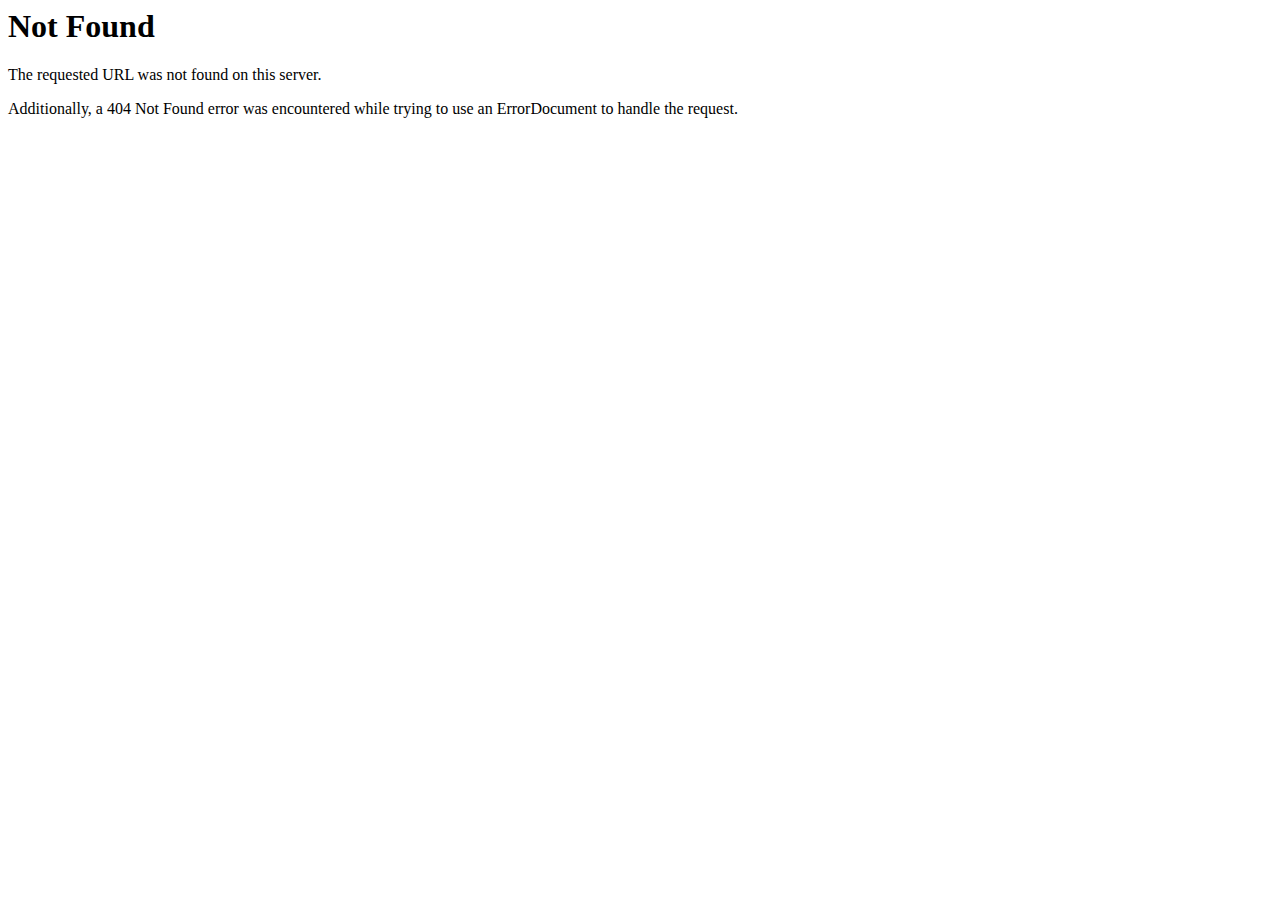
<file: css/Flaticon.html>
<!DOCTYPE HTML PUBLIC "-//IETF//DTD HTML 2.0//EN">
<html><head>
<title>404 Not Found</title>
</head><body>
<h1>Not Found</h1>
<p>The requested URL was not found on this server.</p>
<p>Additionally, a 404 Not Found
error was encountered while trying to use an ErrorDocument to handle the request.</p>
</body></html>
</file>
<file: css/style.css>
/*******
Project/Template Name:  Edumy - LMS Online Education Course & School HTML Template
Template Url:  
Author: CreativeLayers
Author Url: https://themeforest.net/user/creativelayers/portfolio
Version: 1.0
Description: Edumy - LMS Online Education Course & School HTML Template
Tag:    academy, college, coursera, courses, education, elearning, kindergarten, lms, lynda, online course, online education, school, training, udemy, university

********/
/* CSS Document */
@import url(jquery-ui.min.css);
@import url(font-awesome.min.css);
@import url(font-awesome-animation.min.css);
@import url(menu.css);
@import url(ace-responsive-menu.css);
@import url(megadropdown.css);
@import url(bootstrap-select.min.css);
@import url(simplebar.min.css);
@import url(progressbar.css);
@import url(flaticon.css);
@import url(animate.css);
@import url(slider.css);
@import url(magnific-popup.css);
@import url(timecounter.css);
/*@import url(https://fonts.googleapis.com/css?family=Century Gothic:400,500,600,700|Open+Sans);*/
@import url('https://fonts.cdnfonts.com/css/century-gothic');
/* Table of contents */


/*== Typography ==*/
/* Search Overlay */
/*== Header Top Style ==*/
/* Header Top Search Field css home2 */
/*== Menu Style For Home V1 & V2 ==*/
/*== Menu Style For Home V2 ==*/
/*== Menu Style For Home V3 ==*/
/*== Menu Style For Home V4 ==*/
/*== Menu Style For Home V5 ==*/
/*== Menu Style For Home V6 ==*/
/*== Menu Style For Home V7 ==*/
/*== Mobile Menu Css ==*/
/*== Home Css ==*/
/* ==== Home 2 Main Sliders === */
/*== Home Icon Box ==*/
/*== Home Five Overlay Slider ==*/
/*== School Category Courses ==*/
/*== School Category Top Courses ==*/
/*== Popular Job Categories => Icon Hover Image Box ==*/
/*== Funfact Counter ==*/
/*== Footer Social Widget ==*/
/*== 1st Layout Footer ==*/
/*== Footer Widget ==*/
/*== Inner Pages Breadcrumb ==*/
/*== About Page About Content ==*/
/*== About home3 ==*/
/*== Testimonials Grid ==*/
/*== Blog Post Home V1 ==*/
/*== Team Slider Code ==*/
/*== Pricing Table Four ==*/
/*== Our Partners ==*/
/*== Error/404 Page ==*/
/*== Invoice Page ==*/
/*== LogIn Register Page ==*/
/*== SignUP Form ==*/
/* Create a custom checkbox */
/*== Search Widget Faq Page ==*/
/*== Question Widget Faq Page ==*/
/*== Tab Widget UI Page ==*/
/*== Table Widget UI Page ==*/
/*== Message Box Widget UI Page ==*/
/*== Form Input Widget UI Page ==*/
/*== Form Textarea Widget UI Page ==*/
/*== Form Tooltip Widget UI Page ==*/
/*== Select Search Box Widget UI Page ==*/
/*== Radiobox, Checkbox, Switch Widget UI Page ==*/
/*== CheckBox Widget UI Page ==*/
/*== SwithcBox Widget UI Page ==*/
/*== Select Box Widget UI Page ==*/
/*== MultiSelect CheckBox Widget UI Page ==*/
/*== Blog Post Main Page ==*/
/*== Blog Grid Post ==*/
/*== Search Widget Blog Page ==*/
/*== Category Widget Blog Page ==*/
/*== Recent Post Widget Blog Page ==*/
/*== Tag Widget Blog Page ==*/
/*== BlokQuote Blog Sinlge Page ==*/
/*== Next Prev Pagination Blog Sinlge Page ==*/
/*== Commenting Blog Sinlge Page ==*/
/*== Commenting Form Blog Sinlge Page ==*/
/*== Dashbord details Page ==*/
/*== Header User Notification & User ID ==*/
/*== Header User Setting ID ==*/
/*== Candidate Job Review Page Table ==*/
/*== My Resume Page ==*/
/*== Message Page ==*/
/*== DashBoard Pages ==*/
/*== sidebar about widget ==*/
/*== Pricing SLider ==*/
/*== Profile Avatar ==*/
/*== UI Page Elements ==*/
/*== Alpha v2 Page ==*/
/*== Testimonials Slider ==*/
/*== Testimonials Home V3 ==*/
/*== Contact Page ==*/
/*== Maximage_slider ==*/
/*== Color Area ==*/
/*== Button Area ==*/
/*== Fonts Size, Font Weights, Height, Display & Position ==*/
/*== Custome Margin Padding ==*/
/*== BackGround Images ==*/
/*== BackGround Color White Overlay ==*/
/*== Parallax Css ==*/
/*== Divider Css ==*/
/*== Chart Js Css ==*/
/*== Tags Bar Css ==*/
/*== arrow fontawesome icon to the right */
/*== Shop Page Style ==*/
/*== Shop Order Page Style ==*/
/*== Shop Chaeckout Page Style ==*/
/*== Shop Single Page Style ==*/

/*== Typography ==*/
html {
  font-size: 100%; }
html::-webkit-scrollbar{
  margin-top: 15px;
  margin-right: 10px;
  width: 10px;
  z-index: 3;
}
html::-webkit-scrollbar *{
  background:transparent;
}
html::-webkit-scrollbar-track{
  display: none;
}
html::-webkit-scrollbar-thumb{
  background-color: #dfdfdf !important;
  border-radius: 5px;
}
body {
  background-attachment: fixed;
  background-color: #ffffff;
  color: #6f7074;
  font-family: 'Century Gothic', sans-serif;
  font-size: 15px;
  font-weight: 400;
  line-height: 1.642;
  overflow-x: hidden;
  transition: inherit;
  -webkit-font-smoothing: antialiased; }
img {
  max-width: 100%; }

p {
  font-size: 15px;
  font-weight: 400; }

ul,
ol {
  list-style: none;
  margin: 0;
  padding: 0; }

iframe {
  border: none;
  width: 100%; }

a {
  color: #555555;
  text-decoration: none;
  -webkit-font-smoothing: antialiased; }
  a:hover, a:focus {
    color: #333333;
    text-decoration: none;
    outline: none; }
  a img {
    border: none; }

iframe {
  border: none; }

::selection {
  background: #222222;
  color: #ffffff;
  text-shadow: none; }

::-moz-selection {
  /* Firefox */
  background: #222222;
  color: #ffffff;
  text-shadow: none; }

::-webkit-selection {
  /* Safari */
  background: #222222;
  color: #ffffff;
  text-shadow: none; }

h1, h2, h3, h4, h5, h6,
.h1, .h2, .h3, .h4, .h5, .h6 {
  font-family: 'Century Gothic', sans-serif;
  line-height: 1.42857;
  color: #0a0a0a; }
  h1 small,
  h1 .small, h2 small,
  h2 .small, h3 small,
  h3 .small, h4 small,
  h4 .small, h5 small,
  h5 .small, h6 small,
  h6 .small,
  .h1 small,
  .h1 .small, .h2 small,
  .h2 .small, .h3 small,
  .h3 .small, .h4 small,
  .h4 .small, .h5 small,
  .h5 .small, .h6 small,
  .h6 .small {
    font-weight: normal;
    line-height: 1;
    color: #0a0a0a;
    font-weight: 400; }
  h1 a, h2 a, h3 a, h4 a, h5 a, h6 a,
  .h1 a, .h2 a, .h3 a, .h4 a, .h5 a, .h6 a {
    color: #0a0a0a;
    font-weight: 400; }

h1, h2, h3, h4
.h1, .h2, .h3, .h4 {
  font-weight: 700; }

h5, h6,
.h5, .h6 {
  font-weight: 400; }

h1, .h1 {
  font-size: 36px; }

h2, .h2 {
  font-size: 30px; }

h3, .h3 {
  font-size: 24px; }

h4, .h4 {
  font-size: 18px; }

h5, .h5 {
  font-size: 15px; }

h6, .h6 {
  font-size: 12px; }
p,
ul,
ol,
dl,
dt,
dd,
blockquote,
address {
  margin: 0 0 10px; }


.form-control{
  font-size: 14px;
  font-family: 'Century Gothic', sans-serif;
  padding: 0 20px;
}

.ff-Century Gothic {
  font-family: 'Century Gothic', sans-serif; }

.sign_up_modal:before {
  background-color: rgba(0, 0, 0, .9);
  bottom: 0;
  content: "";
  left: 0;
  position: absolute;
  right: 0;
  top: 0;
}
.modal-backdrop{
  display: none;
}
.sign_up_modal .modal-header {
  background-color: #3452ff;
  border-radius: 50%;
  border: none;
  height: 50px;
  position: absolute;
  right: -20px;
  text-align: center;
  top: -20px;
  width: 50px;
}
.sign_up_modal .modal-header button.close{
  margin-top: -5px;
  margin-right: 0;
  margin-left: 4px;
  opacity: 1;
  padding: 0;
}
.sign_up_modal .modal-header button.close span{
  color: #ffffff;
}
.sign_up_modal .modal-header button.close span:focus{
  border: none;
  outline: none;
  text-shadow: none;
}
.sign_up_tab li.nav-item{
  text-align: center;
  width: 50%;
}
.sign_up_tab li.nav-item .nav-link{
  background-color: #f9fafc;
  height: 70px;
  line-height: 65px;
  margin: 0;
  padding: 0;
}
.sign_up_tab li.nav-item .nav-link{
  border: none;
  color: #0a0a0a;
  font-family: 'Century Gothic', sans-serif;
  font-size: 18px;
  font-weight: bold;
}
.sign_up_tab li.nav-item .nav-link.active{
  background-color: #ffffff;
  border: none;
}
.cart {
  align-items: center;
  display: flex;
  flex-direction: row;
  margin: 0 auto;
  padding: 0;
  position: relative;
}
.cart > li {
  cursor: pointer;
  font-size: 14px;
  flex-grow: 1;
  flex-shrink: 0;
  position: relative;
}
.cart > li:hover .dropdown_content {
  opacity: 1;
  visibility: visible;
  z-index: 0;
  -webkit-transform: translate(0, 0);
  -moz-transform: translate(0, 0);
  -o-transform: translate(0, 0);
  transform: translate(0, 0);
}
.cart > li:hover .dropdown_content:before{
  background-color: #ffffff;
  content: "";
  height: 17px;
  position: absolute;
  top: -7px;
  width: 17px;
  right: 15px;
  -webkit-transform: rotate(45deg);
  -moz-transform: rotate(45deg);
  -o-transform: rotate(45deg);
  transform: rotate(45deg);
}
.dropdown_content {
  background: #ffffff;
  border-radius: 5px;
  -webkit-box-shadow: 0px 0px 50px 0px rgba(32, 32, 32, 0.15);  /* Safari 3-4, iOS 4.0.2 - 4.2, Android 2.3+ */
  -moz-box-shadow: 0px 0px 50px 0px rgba(32, 32, 32, 0.15);  /* Firefox 3.5 - 3.6 */
  box-shadow: 0px 0px 50px 0px rgba(32, 32, 32, 0.15);
  display: flex;
  flex-direction: column;
  margin: 0;
  opacity: 0;
  padding: 30px 30px 10px 30px;
  position: absolute;
  right: 0;
  top: 50px;
  -webkit-transform: translate(0, -60px);
  -moz-transform: translate(0, -60px);
  -o-transform: translate(0, -60px);
  transform: translate(0, -60px);
  transition: opacity 0.2s, z-index 0s 0.2s, -webkit-transform 0.2s ease-out;
  transition: transform 0.2s ease-out, opacity 0.2s, z-index 0s 0.2s;
  transition: transform 0.2s ease-out, opacity 0.2s, z-index 0s 0.2s, -webkit-transform 0.2s ease-out;
  visibility: hidden;
  width: 414px;
  z-index: -1;
}
.dropdown_content > li:first-child{
  padding-top: 0;
}
.dropdown_content > li {
  border-bottom: 1px solid #dedede;
  cursor: pointer;
  font-size: 14px;
  padding: 20px 0;
}
.dropdown_content > li:last-child{
  border-bottom: none;
}
.dropdown_content .list_content a img{
  border-radius: 50%;
  margin-right: 20px;
}
.dropdown_content .list_content a p{
  color: #0a0a0a;
  font-family: 'Century Gothic', sans-serif;
  margin: 0;
}
.dropdown_content .list_content a small{
  font-size: 14px;
  margin: 0;
}
.dropdown_content .list_content a .close_icon{
  font-size: 16px;
  margin: -10px 0;
  -webkit-transform: rotate(45deg);
  -moz-transform: rotate(45deg);
  -o-transform: rotate(45deg);
  transform: rotate(45deg);
}
.dropdown_content .list_content h5{
  color: #212121;
  font-weight: bold;
  font-size: 18px;
  margin-bottom: 15px;
}
.dropdown_content .list_content .cart_btns{
  border: 1px solid transparent;
  margin-right: 10px;
}
.dropdown_content .list_content .cart_btns:hover {
  background-color: #2ac4ea;
  border: 1px solid #2ac4ea;
}
.dropdown_content .list_content .cart_btns,
.dropdown_content .list_content .checkout_btns{
  border-radius: 25px;
  color: #ffffff !important;
  height: 50px;
  line-height: 40px;
  width: 170px;
}
.dropdown_content .list_content .checkout_btns:hover{
  background-color: #ff4d7f;
}
/* Search Overlay */
.search_overlay{
  height: 100%;
  width: 100%;
}
.mk-search-trigger {
  margin-left: 15px;
  position: absolute;
  top: 25px;
}
.search_overlay.home3 .mk-search-trigger,
.search_overlay.home5 .mk-search-trigger{
  position: relative;
  top: 0;
}
.search_overlay.home5 .mk-search-trigger{
  margin-left: 0;
}
.search_overlay.home9 span#search-button{
  background-color: #3965dd;
  border-radius: 50%;
  display: block;
  height: 55px;
  line-height: 55px;
  text-align: center;
  top: -6px;
  width: 55px;
}
header.header-nav.menu_style_home_one.home9.stricky-fixed #search-button i{
  color: #ffffff;
}
.search_overlay.home9 span#search-button i{
  font-size: 20px;
}
.search_overlay.home9 span#search-button:before{
  background-color: rgba(57,101,221, .3);
  border-radius: 50%;
  content:"";
  display: block;
  height: 73px;
  left: -9px;
  position: absolute;
  text-align: center;
  top: -9px;
  width:73px;
  z-index: -1;
  animation: pulse-blue 2s infinite;
  -webkit-transform: scale(1);
  -moz-transform: scale(1);
  -o-transform: scale(1);
  -ms-transform: scale(1);
  transform: scale(1);
}
.mk-fullscreen-search-overlay #mk-fullscreen-search-wrapper #mk-fullscreen-searchform input[type=submit],
.mk-fullscreen-search-overlay #mk-fullscreen-search-wrapper2 #mk-fullscreen-searchform2 input[type=submit] {
  position: absolute;
  width: 100px;
  height: 100%;
  background-color: transparent;
  border: 0;
  right: 0;
  top: 0;
}
#mk-fullscreen-searchform:focus,
#mk-fullscreen-searchform2:focus{
  outline: none;
  border: none;
}
.mk-fullscreen-search-overlay #mk-fullscreen-search-wrapper #mk-fullscreen-searchform .fullscreen-search-icon,
.mk-fullscreen-search-overlay #mk-fullscreen-search-wrapper2 #mk-fullscreen-searchform2 .fullscreen-search-icon {
  font-size: 25px;
  position: absolute;
  right: 15px;
  width: 25px;
  top: 15px;
  color: #0a0a0a;
  -webkit-transition: all .2s ease-out;
  -moz-transition: all .2s ease-out;
  -ms-transition: all .2s ease-out;
  -o-transition: all .2s ease-out;
  transition: all .2s ease-out;
}
.fullscreen-search-icon:hover,
.fullscreen-search-icon:focus{
  border: none;
  outline: none;
  -webkit-transition: transform ease-out .2s;
  -moz-transition: transform ease-out .2s;
  -ms-transition: transform ease-out .2s;
  -o-transition: transform ease-out .2s;
  transition: transform ease-out .2s;
}
#mk-fullscreen-searchform,
#mk-fullscreen-searchform2 {
  position: relative;
  vertical-align: middle;
}
.mk-fullscreen-search-overlay #mk-fullscreen-search-wrapper #mk-fullscreen-searchform #mk-fullscreen-search-input,
.mk-fullscreen-search-overlay #mk-fullscreen-search-wrapper2 #mk-fullscreen-searchform2 #mk-fullscreen-search-input2 {
  background-color: #ffffff;
  border: 0;
  border-radius: 5px;
  color: #262626;
  font-size: 17px;
  padding: 20px;
  width: 800px;
  -webkit-transition: all .3s ease-out;
  -moz-transition: all .3s ease-out;
  -ms-transition: all .3s ease-out;
  -o-transition: all .3s ease-out;
  transition: all .3s ease-out;
}
.mk-fullscreen-search-overlay #mk-fullscreen-search-wrapper #mk-fullscreen-searchform #mk-fullscreen-search-input:focus,
.mk-fullscreen-search-overlay #mk-fullscreen-search-wrapper2 #mk-fullscreen-searchform2 #mk-fullscreen-search-input2:focus{
  border: none;
  outline: none;
}
.mk-fullscreen-search-overlay.mk-fullscreen-search-overlay-show {
  visibility: visible;
  opacity: 1;
}
.mk-fullscreen-search-overlay {
  width: 100%;
  height: 100%;
  position: fixed;
  top: 0;
  left: 0;
  opacity: 0;
  visibility: hidden;
  background-color: rgba(0, 0, 0, .94);
  text-align: center;
  -webkit-transition: all ease-in-out .25s;
  -moz-transition: all ease-in-out .25s;
  -ms-transition: all ease-in-out .25s;
  -o-transition: all ease-in-out .25s;
  transition: all ease-in-out .25s;
}
.mk-animate-element,
.mk-effect-bg-layer,
.mk-fullscreen-search-overlay {
  -webkit-transform: translateZ(0);
  -ms-transform: translateZ(0);
  transform: translateZ(0);
}
.mk-fullscreen-search-overlay {
  z-index: 99999;
}
.mk-fullscreen-search-overlay .mk-fullscreen-close:link,
.mk-fullscreen-search-overlay .mk-fullscreen-close:visited {
  color: #fff;
}
.mk-fullscreen-search-overlay .mk-fullscreen-close {
  position: absolute;
  right: 50px;
  top: 70px;
  font-size: 26px;
  -webkit-transition: transform ease-out .2s;
  -moz-transition: transform ease-out .2s;
  -ms-transition: transform ease-out .2s;
  -o-transition: transform ease-out .2s;
  transition: transform ease-out .2s;
}
.mk-fullscreen-search-overlay.mk-fullscreen-search-overlay-show #mk-fullscreen-search-wrapper,
.mk-fullscreen-search-overlay.mk-fullscreen-search-overlay-show #mk-fullscreen-search-wrapper2 {
  opacity: 1;
  visibility: visible;
  -webkit-transform: scale(1);
  -moz-transform: scale(1);
  -ms-transform: scale(1);
  -o-transform: scale(1);
  transform: scale(1);
  ms-transform: scale(1);
}
.mk-fullscreen-search-overlay #mk-fullscreen-search-wrapper,
.mk-fullscreen-search-overlay #mk-fullscreen-search-wrapper2 {
  display: inline-block;
  max-width: 1000px;
  vertical-align: middle;
  text-align: center;
  font-size: 18px;
  -webkit-transform: scale(0.9);
  -moz-transform: scale(0.9);
  -ms-transform: scale(0.9);
  -o-transform: scale(0.9);
  transform: scale(0.9);
  ms-transform: scale(0.9);
  opacity: 0;
  visibility: hidden;
  -webkit-transition: all ease-in-out .3s;
  -moz-transition: all ease-in-out .3s;
  -ms-transition: all ease-in-out .3s;
  -o-transition: all ease-in-out .3s;
  transition: all ease-in-out .3s;
}
.mk-search-trigger {
  -webkit-transition: color .2s ease-in-out;
  -moz-transition: color .2s ease-in-out;
  -ms-transition: color .2s ease-in-out;
  -o-transition: color .2s ease-in-out;
  transition: color .2s ease-in-out
}
#search-button,
#search-button2 {
  cursor: pointer;
  opacity: 1;
  position: relative;
  vertical-align: middle;
  -webkit-transition: all 400ms;
  -moz-transition: all 400ms;
  -ms-transition: all 400ms;
  -o-transition: all 400ms;
}
#search-button i,
#search-button2 i{
  color: #ffffff;
  font-size: 22px;
}
.search_overlay.home5 #search-button i,
.search_overlay.home5 #search-button2 i{
  color: #0a0a0a;
}
/*== Header Top Style ==*/
.header_top.home2{
  background-color: #000000;
  height: 80px;
  position: relative;
  z-index: 999;
}
.header_top.home3{
  height: 70px;
}
.header_top.home3 .container-fluid{
  padding: 0 70px;
  position: relative;
  z-index: 9;
}
.home3_header_top_contact{
  margin-bottom: 0;
  margin-top: 25px;
}
.home3_header_top_contact li:first-child,
.home4_header_top_contact li:first-child{
  margin-right: 35px;
}
.home3_header_top_contact li a,
.home4_header_top_contact li a{
  color: #ffffff;
}
.sign_up_btn.home4.style2 .btn,
.home4_header_top_contact.style2 li a,
.header_top_lang_widget_home4.style2 button.btn.dropdown-toggle{
  color: #696969 !important;
}
.header_top_lang_widget_home4.style2 .dropdown-item.active{
  background-color: #23ad96;
  color: #fff;
}
.header_top.home4.style2{
  background-color: #fff !important;
  border-bottom: 1px solid #dbe1e5;
}
.home4_header_top_contact li a,
.home4_header_top_contact.style2 li a,
ul.sign_up_btn.home4 li a,
ul.sign_up_btn.home6 a{
  font-family: 'Century Gothic', sans-serif;
  font-size: 14px;
  line-height: initial;
  border-radius: 0px;
}
.header_top.home4,
.header_top.home6{
  background-color: #3452ff;
  height: 40px;
  position: relative;
}
.home4_header_top_contact{
  margin-bottom: 0;
  margin-top: 5px;
}
.sign_up_btn.home4 .btn{
  height: auto;
  line-height: inherit;
}
.header_top.home6{
  background-color: #192675;
}
.header_top.home7{
  background-color: transparent;
  height: 40px;
  padding: 10px 0;
  position: relative;
  z-index: 1;
}
.header_top.home7 .header_top_lang_widget_home6 button.btn.dropdown-toggle{
  font-size: 14px;
  font-family: "Century Gothic";
  color: rgba(255, 255, 255, 0.502);
  height: auto;
  line-height: 1.2;
}
.header_top.home7 .header_top_lang_widget_home6 button.btn.dropdown-toggle::after{
  margin-top: 5px;
}
ul.sign_up_btn.home7 a{
  font-size: 14px;
  font-family: "Century Gothic";
  border-radius: 0px;
}
.light_white,
.light_white:hover{
  color: rgba(255,255,255, 0.5);
}
/* Header Top Search Field css home2 */
.header_search_widget .mailchimp_form .form-control{
  background-color: #ffffff;
  border-radius: 25px;
  font-family: "Century Gothic";
  font-size: 14px;
  height: 48px;
  padding-left: 30px;
  margin-top: 6px;
  width: 450px;
  border: none;
}
.header_search_widget .mailchimp_form button{
  background-color: #ffffff;
  border: none;
  border-radius: 50%;
  color: #000000;
  font-size: 24px;
  height: 45px;
  margin-left: -72px;
  margin-top: 5px;
}
.header_search_widget .mailchimp_form button:active,
.header_search_widget .mailchimp_form button:focus{
  color: #000000 !important;
  background: #FFF !important;
  border: none;
  box-shadow: none !important;
  outline: none;
}
.ht_left_widget,
.ht_right_widget{
  margin-top: 10px;
}
.ht_left_widget ul,
.ht_right_widget ul{
  margin-bottom: 0;
}
.ht_left_widget ul li{
  position: relative;
  vertical-align: middle;
}
.ht_right_widget ul li.list-inline-item:nth-child(2){
  margin-left: 10px;
  margin-top: 4px;
  padding-right: 15px;
  text-align: center;
}
.ht_left_widget ul li.list-inline-item:first-child{
  margin-right: 25px;
}
.ht_left_widget ul li.list-inline-item:nth-child(2){
  margin-right: 20px;
}
.ht_right_widget ul{
  margin-bottom: 0;
}
.ht_right_widget ul li a,
.ht_right_widget a.btn.cart_btn,
.header_top_lang_widget ul li .btn.cart_btn{
  color: #a4a4a4;
  font-size: 14px;
}
.ht_right_widget ul li a,
.home3_header_top_contact li a{
  font-family: "Century Gothic";
}
header.header-nav.menu_style_home_three.navbar-scrolltofixed .ht_left_widget.home3 .header_top_lang_widget{
  margin-top: 5px;
}
.ht_left_widget.home3 .cd-dropdown-trigger,
.ht_left_widget.home3 .no-touch .cd-dropdown-trigger.dropdown-is-active:hover,
.ht_left_widget.home3 .no-touch .cd-dropdown-trigger:hover{
  background-color: #ffffff !important;
  color: #0a0a0a;
}
.ht_left_widget.home3 .cd-dropdown-trigger{
  text-transform: capitalize;
}
.ht_left_widget.home3 .cd-dropdown-trigger::before,
.ht_left_widget.home3 .cd-dropdown-trigger::after{
  background-color: #0a0a0a;
}
.ht_right_widget a.btn.cart_btn span{
  background-color: #ffffff;
}
.header_top_lang_widget ul li a{
  color: #a4a4a4;
  font-size: 14px;
  -webkit-transition: all 0.3s ease 0s;
  -moz-transition: all 0.3s ease 0s;
  -o-transition: all 0.3s ease 0s;
  transition: all 0.3s ease 0s;
}
.header_top_lang_widget ul li a.dropdown-item.active,
.header_top_lang_widget ul li a.dropdown-item:active{
  background-color: #2441e7;
  border-radius: 0px;
}
.header_top_lang_widget button.btn.dropdown-toggle{
  background-color: transparent;
  border: none;
  bottom: -8px;
  color: #a4a4a4;
  float: right;
  margin-top: 10px;
  padding: 0 8px;
  width: 90px;
}
.header_top_lang_widget_home4 button.btn.dropdown-toggle,
.header_top_lang_widget_home6 button.btn.dropdown-toggle,
.header_top_lang_widget_home11 button.btn.dropdown-toggle{
  background-color: transparent;
  border: none;
  color: #ffffff;
  line-height: inherit;
  width: 90px;
  font-size: 14px;
}
.header_top_lang_widget_home6 .dropdown.bootstrap-select.show-tick.show .dropdown-menu{
  display: inline;
  margin-top: -17px;
}
.header_top_lang_widget_home6.home7 .dropdown.bootstrap-select.show-tick.show .dropdown-menu{
  margin-top: 0;
}
.header_top_lang_widget_home6 .dropdown.bootstrap-select.show-tick.show .dropdown-menu .dropdown-item.active,
.header_top_lang_widget_home6 .dropdown.bootstrap-select.show-tick.show .dropdown-menu .dropdown-item:active{
  background-color: #192675;
}
.menu6_search.home6 .mk-search-trigger,
.menu7_search.home7 .mk-search-trigger{
  margin-left: -25px;
  top: 22px;
}
.menu6_search.home6 .mk-search-trigger{
  top: 17px;
}
.header_top_lang_widget_home6 button.btn.dropdown-toggle::after{
  vertical-align: middle;
}
.header_top_lang_widget_home6.home7 button.btn.dropdown-toggle::after{
  vertical-align: top;
}
.header_top_lang_widget_home4 .bootstrap-select:not([class*=col-]):not([class*=form-control]):not(.input-group-btn),
.header_top_lang_widget_home6 .bootstrap-select:not([class*=col-]):not([class*=form-control]):not(.input-group-btn){
  width: auto;
}
.header_top_lang_widget_home4 button .btn-light:not(:disabled):not(.disabled).active:focus,
.header_top_lang_widget_home4 button .btn-light:not(:disabled):not(.disabled):active:focus,
.header_top_lang_widget_home4 button .show>.btn-light.dropdown-toggle:focus,
.header_top_lang_widget_home4 button.btn.dropdown-toggle:active,
.header_top_lang_widget_home4 button.btn.dropdown-toggle:focus{
  background-color: transparent !important;
  outline: none;
  box-shadow: none;
}
.header_top_lang_widget_home4 button.btn.dropdown-toggle:active,
.header_top_lang_widget_home4 button.btn.dropdown-toggle:focus,
.header_top_lang_widget_home6 button.btn.dropdown-toggle:active,
.header_top_lang_widget_home6 button.btn.dropdown-toggle:focus,
.header_top_lang_widget .btn-light:not(:disabled):not(.disabled).active:focus,
.header_top_lang_widget .btn-light:not(:disabled):not(.disabled):active:focus,
.header_top_lang_widget .show>.btn-light.dropdown-toggle:focus,
.header_top_lang_widget button.btn:active,
.header_top_lang_widget button.btn:focus,
.header_top_lang_widget button.btn.dropdown-toggle:focus,
.header_top_lang_widget button.btn.dropdown-toggle .filter-option:focus,
.header_top_lang_widget .dropdown.bootstrap-select.show-tick:focus{
  box-shadow: none !important;
  outline: none !important;
}
.header_top_lang_widget .dropdown.bootstrap-select.show-tick{
  width: auto;
}
.cd-dropdown-content .cd-secondary-dropdown a{
  font-family: 'Century Gothic', sans-serif;
}
li.has-children a{
  line-height: 51px;
}
/*== Menu Style For Home V1 & V2 ==*/
.menu-style-one nav.transparent,
.menu-style-one nav.transparent .wrap-core-nav-list, 
.menu-style-one nav.transparent .nav-header {
  background-color: transparent;
}
nav .wrap-core-nav-list,
nav .nav-header {
  background: #fff;
}
nav .brand {
  display: block;
  position: relative;
  width: 170px;
  top: 20px;
}
nav .brand img {
  width: 100%;
}
nav .menu li a {
  display: block;
  padding: 20px 25px;
  text-decoration: none;
  color: #3a3a3a;
}
nav .menu li.active > a,
nav .menu li a:hover {
  color: #e74c3c;
}
nav button {
  background: transparent;
  border: none;
  outline: none;
}
header.header-nav {
  padding: 0 50px;
}
header.header-nav.dashbord_pages {
  padding: 0 5px 0 15px;
}
header.header-nav a.navbar_brand {
  display: -webkit-flex;
  display: -moz-flex;
  display: -ms-flex;
  display: -o-flex;
  display: flex;
  margin-right: 37px;
  margin-top: 20px;
  position: relative;
}
header.header-nav a.navbar_brand:before {
  background-color: rgba(255, 255, 255, 0.2);
  bottom: 0;
  content: "";
  height: 50px;
  position: absolute;
  right: -25px;
  top: 0;
  width: 1px;
}
header.header-nav a.navbar_brand.home9:before,
header.header-nav a.navbar_brand.home10:before {
  display: none;
}
.menu_style_home_one.stricky-fixed{
  background-color: #ffffff;
  -webkit-box-shadow: 0px 0px 30px rgba(0,0,0,0.1);
    -moz-box-shadow: 0px 0px 30px rgba(0,0,0,0.1);
    -ms-box-shadow: 0px 0px 30px rgba(0,0,0,0.1);
    -o-box-shadow: 0px 0px 30px rgba(0,0,0,0.1);
    box-shadow: 0px 0px 30px rgba(0,0,0,0.1);
}
header.header-nav a.navbar_brand .logo2{
  display: none;
}
header.header-nav.menu_style_home_one.dashbord_pages{
  background-image: -moz-linear-gradient( 0deg, rgb(52,82,255) 0%, rgb(255,16,83) 100%);
  background-image: -webkit-linear-gradient( 0deg, rgb(52,82,255) 0%, rgb(255,16,83) 100%);
  background-image: -ms-linear-gradient( 0deg, rgb(52,82,255) 0%, rgb(255,16,83) 100%);
}
header.header-nav.menu_style_home_one{
  border-bottom: 1px solid rgba(255, 255, 255, 0.2);
}
header.header-nav.menu_style_home_one.home13{
  background-color: #fff;
  border-bottom: none;
}
header.header-nav.menu_style_home_one.home13 .ace-responsive-menu > li > a{
  padding: 30px 20px 30px 5px;
}
header.header-nav.menu_style_home_one.home13 a.navbar_brand span,
header.header-nav.menu_style_home_one.home13 .ace-responsive-menu li a,
header.header-nav.menu_style_home_one.home13 #search-button i,
header.header-nav.menu_style_home_one.home13 .sign_up_btn .btn{
  color: #222222;
}
header.header-nav.menu_style_home_one.home13 a.navbar_brand:before{
  display: none;
}
header.header-nav.menu_style_home_one.home13 .sign_up_btn li.list_s{  
  border: none;
}
header.header-nav.menu_style_home_one.home13 .sign_up_btn li.list_s .mk-search-trigger{

}
header.header-nav.menu_style_home_one.home13 .sign_up_btn a.btn.cart_btn span{
  line-height: 17px;
}

header.header-nav.menu_style_home_one.home9,
header.header-nav.menu_style_home_one.home10{
  border-bottom: none;
}
.header-nav.menu_style_home_one.home9 ul.ace-responsive-menu,
.header-nav.menu_style_home_one.home10 ul.ace-responsive-menu{
  margin-left: 30%;
}
header.header-nav.menu_style_home_one.navbar-scrolltofixed.stricky.animated,
header.header-nav.home2.style_one.navbar-scrolltofixed.stricky.animated,
header.header-nav.menu_style_home_three.navbar-scrolltofixed.stricky.animated,
header.header-nav.menu_style_home_four.navbar-scrolltofixed.stricky.animated,
header.header-nav.menu_style_home_five.navbar-scrolltofixed.stricky.animated,
header.header-nav.menu_style_home_six.navbar-scrolltofixed.stricky.animated,
header.header-nav.menu_style_home_seven.navbar-scrolltofixed.stricky.animated,
header.header-nav.menu_style_home_eight.navbar-scrolltofixed.stricky.animated{
  -webkit-animation-duration: .5s;
  animation-duration: .5s;
  -webkit-animation-delay: 500ms;
  animation-delay: 500ms;
}
header.header-nav.menu_style_home_one  a.navbar_brand{
  margin-top: 15px;
}
header.header-nav.menu_style_home_one.stricky-fixed a.navbar_brand .logo1,
header.header-nav.menu_style_home_four.stricky-fixed a.navbar_brand .logo1{
  display: none;
}
header.header-nav.menu_style_home_one.stricky-fixed a.navbar_brand .logo2,
header.header-nav.menu_style_home_four.stricky-fixed a.navbar_brand .logo2{
  display: inline-block;
}
header.header-nav.menu_style_home_one a.navbar_brand span,
header.header-nav.menu_style_home_three a.navbar_brand span,
header.header-nav.menu_style_home_five a.navbar_brand span{
  color: #ffffff;
  font-weight: bold;
  font-size: 22px;
  margin-top: 10px;
  padding-left: 15px;
  text-transform: uppercase;
  vertical-align: middle;
}
header.header-nav.menu_style_home_one.stricky-fixed a.navbar_brand:before {
  background-color: #dadada;
}
header.header-nav.menu_style_home_one.stricky-fixed .ace-responsive-menu > li > a.active span,
header.header-nav.menu_style_home_one.stricky-fixed .ace-responsive-menu li a.active span,
header.header-nav.menu_style_home_one.stricky-fixed .ace-responsive-menu li a,
header.header-nav.menu_style_home_one.stricky-fixed a.navbar_brand span,
header.header-nav.menu_style_home_one.stricky-fixed .sign_up_btn .btn,
header.header-nav.menu_style_home_one.stricky-fixed #search-button i{
  color: #0a0a0a;
}

header.header-nav.menu_style_home_one.stricky-fixed .sign_up_btn .cart_btn .flaticon-shopping-bag span{
  color: #fff;
}


header.header-nav.menu_style_home_one.dashbord_pages.stricky-fixed a.navbar_brand span,
header.header-nav.menu_style_home_one.dashbord_pages.stricky-fixed li a{
  color: #ffffff;
}

header.header-nav.menu_style_home_one.dashbord_pages.stricky-fixed .user_setting_content a{
  color: #0a0a0a;
}


header.header-nav.menu_style_home_one .ace-responsive-menu li a{
  color: #ffffff;
  font-family: 'Century Gothic', sans-serif;
}
header.header-nav.menu_style_home_one .ace-responsive-menu li ul.sub-menu,
header.header-nav.menu_style_home_three .ace-responsive-menu li ul.sub-menu,
header.header-nav.menu_style_home_four .ace-responsive-menu li ul.sub-menu,
header.header-nav.menu_style_home_five .ace-responsive-menu li ul.sub-menu,
header.header-nav.menu_style_home_six .ace-responsive-menu li ul.sub-menu,
header.header-nav.menu_style_home_seven .ace-responsive-menu li ul.sub-menu,
header.header-nav.menu_style_home_eight .ace-responsive-menu li ul.sub-menu{
  background-color: #ffffff;
  border-radius: 5px;
  padding: 15px 0;
  -webkit-box-shadow: 0px 0px 50px 0px rgba(32, 32, 32, 0.15);
  -moz-box-shadow: 0px 0px 50px 0px rgba(32, 32, 32, 0.15);
  -o-box-shadow: 0px 0px 50px 0px rgba(32, 32, 32, 0.15);
  box-shadow: 0px 0px 50px 0px rgba(32, 32, 32, 0.15);
}
header.header-nav.menu_style_home_one .ace-responsive-menu > li:first-child ul.sub-menu,
header.header-nav.menu_style_home_one .ace-responsive-menu > li:nth-child(2) ul.sub-menu,
header.header-nav.home2.style_one .ace-responsive-menu > li:first-child ul.sub-menu,
header.header-nav.home2.style_one .ace-responsive-menu > li:nth-child(2) ul.sub-menu{
  margin-left: 0;
}
header.header-nav.menu_style_home_one .ace-responsive-menu > li:first-child ul.sub-menu:before,
header.header-nav.menu_style_home_one .ace-responsive-menu > li:nth-child(2) ul.sub-menu:before,
header.header-nav.home2.style_one .ace-responsive-menu > li:first-child ul.sub-menu:before,
header.header-nav.home2.style_one .ace-responsive-menu > li:nth-child(2) ul.sub-menu:before{
  left: 25px;
}
header.header-nav.menu_style_home_one .ace-responsive-menu li:nth-child(2) ul.sub-menu li ul.sub-menu,
header.header-nav.menu_style_home_one .ace-responsive-menu li:nth-child(3) ul.sub-menu li ul.sub-menu,
header.header-nav.menu_style_home_one .ace-responsive-menu li:nth-child(4) ul.sub-menu li ul.sub-menu,
header.header-nav.menu_style_home_one .ace-responsive-menu li:nth-child(5) ul.sub-menu li ul.sub-menu,
header.header-nav.home2.style_one .ace-responsive-menu li:nth-child(2) ul.sub-menu li ul.sub-menu,
header.header-nav.home2.style_one .ace-responsive-menu li:nth-child(3) ul.sub-menu li ul.sub-menu,
header.header-nav.home2.style_one .ace-responsive-menu li:nth-child(4) ul.sub-menu li ul.sub-menu,
header.header-nav.home2.style_one .ace-responsive-menu li:nth-child(5) ul.sub-menu li ul.sub-menu,
header.header-nav.menu_style_home_three .ace-responsive-menu li:nth-child(4) ul.sub-menu li ul.sub-menu,
header.header-nav.menu_style_home_three .ace-responsive-menu li:nth-child(5) ul.sub-menu li ul.sub-menu,
header.header-nav.menu_style_home_three .ace-responsive-menu li:nth-child(6) ul.sub-menu li ul.sub-menu,
header.header-nav.menu_style_home_four .ace-responsive-menu li:nth-child(4) ul.sub-menu li ul.sub-menu,
header.header-nav.menu_style_home_four .ace-responsive-menu li:nth-child(5) ul.sub-menu li ul.sub-menu,
header.header-nav.menu_style_home_four .ace-responsive-menu li:nth-child(6) ul.sub-menu li ul.sub-menu,
header.header-nav.menu_style_home_five .ace-responsive-menu li:nth-child(4) ul.sub-menu li ul.sub-menu,
header.header-nav.menu_style_home_five .ace-responsive-menu li:nth-child(5) ul.sub-menu li ul.sub-menu,
header.header-nav.menu_style_home_five .ace-responsive-menu li:nth-child(6) ul.sub-menu li ul.sub-menu,
header.header-nav.menu_style_home_six .ace-responsive-menu li:nth-child(4) ul.sub-menu li ul.sub-menu,
header.header-nav.menu_style_home_six .ace-responsive-menu li:nth-child(5) ul.sub-menu li ul.sub-menu,
header.header-nav.menu_style_home_six .ace-responsive-menu li:nth-child(6) ul.sub-menu li ul.sub-menu,
header.header-nav.menu_style_home_seven .ace-responsive-menu li:nth-child(4) ul.sub-menu li ul.sub-menu,
header.header-nav.menu_style_home_seven .ace-responsive-menu li:nth-child(5) ul.sub-menu li ul.sub-menu,
header.header-nav.menu_style_home_seven .ace-responsive-menu li:nth-child(6) ul.sub-menu li ul.sub-menu,
header.header-nav.menu_style_home_eight .ace-responsive-menu li:nth-child(4) ul.sub-menu li ul.sub-menu,
header.header-nav.menu_style_home_eight .ace-responsive-menu li:nth-child(5) ul.sub-menu li ul.sub-menu,
header.header-nav.menu_style_home_eight .ace-responsive-menu li:nth-child(6) ul.sub-menu li ul.sub-menu{
  left: 260px;
}
header.header-nav.menu_style_home_one .ace-responsive-menu > li > ul.sub-menu,
header.header-nav.home2.style_one .ace-responsive-menu > li > ul.sub-menu{
  margin-left: -180px;
}
header.header-nav.menu_style_home_one .ace-responsive-menu li ul.sub-menu,
header.header-nav.home2.style_one .ace-responsive-menu li ul.sub-menu{
  padding-left: 0 !important;
}
header.header-nav.menu_style_home_one .ace-responsive-menu li ul.sub-menu:before,
header.header-nav.home2.style_one .ace-responsive-menu li ul.sub-menu:before,
header.header-nav.menu_style_home_three .ace-responsive-menu li ul.sub-menu:before,
header.header-nav.menu_style_home_four .ace-responsive-menu li ul.sub-menu:before,
header.header-nav.menu_style_home_five .ace-responsive-menu li ul.sub-menu:before,
header.header-nav.menu_style_home_six .ace-responsive-menu li ul.sub-menu:before,
header.header-nav.menu_style_home_seven .ace-responsive-menu li ul.sub-menu:before,
header.header-nav.menu_style_home_eight .ace-responsive-menu li ul.sub-menu:before{
  background-color: #ffffff;
  content: "";
  height: 17px;
  right: 25px;
  position: absolute;
  top: -7px;
  -webkit-transform: rotate(45deg);
  -moz-transform: rotate(45deg);
  -o-transform: rotate(45deg);
  transform: rotate(45deg);
  width: 17px;
  -webkit-transition: all 0.1s ease 0s;
  -moz-transition: all 0.1s ease 0s;
  -o-transition: all 0.1s ease 0s;
  transition: all 0.1s ease 0s;
}
header.header-nav.home2.style_one .ace-responsive-menu li ul.sub-menu:before{
  background-color: #191919;
}
header.header-nav.menu_style_home_three .ace-responsive-menu li ul.sub-menu:before{
  background-color: #051925;
}
header.header-nav.menu_style_home_four .ace-responsive-menu li ul.sub-menu:before{
  background-color: #ffffff;
}
header.header-nav.menu_style_home_five .ace-responsive-menu li ul.sub-menu:before{
  left: 25px;
}
header.header-nav.menu_style_home_three .ace-responsive-menu li:nth-child(2) ul.sub-menu li ul.sub-menu,
header.header-nav.menu_style_home_three .ace-responsive-menu li:nth-child(3) ul.sub-menu li ul.sub-menu,
header.header-nav.menu_style_home_four .ace-responsive-menu li:nth-child(2) ul.sub-menu li ul.sub-menu,
header.header-nav.menu_style_home_four .ace-responsive-menu li:nth-child(3) ul.sub-menu li ul.sub-menu,
header.header-nav.menu_style_home_five .ace-responsive-menu li:nth-child(2) ul.sub-menu li ul.sub-menu,
header.header-nav.menu_style_home_five .ace-responsive-menu li:nth-child(3) ul.sub-menu li ul.sub-menu,
header.header-nav.menu_style_home_six .ace-responsive-menu li:nth-child(2) ul.sub-menu li ul.sub-menu,
header.header-nav.menu_style_home_six .ace-responsive-menu li:nth-child(3) ul.sub-menu li ul.sub-menu,
header.header-nav.menu_style_home_seven .ace-responsive-menu li:nth-child(2) ul.sub-menu li ul.sub-menu,
header.header-nav.menu_style_home_seven .ace-responsive-menu li:nth-child(3) ul.sub-menu li ul.sub-menu,
header.header-nav.menu_style_home_eight .ace-responsive-menu li:nth-child(2) ul.sub-menu li ul.sub-menu,
header.header-nav.menu_style_home_eight .ace-responsive-menu li:nth-child(3) ul.sub-menu li ul.sub-menu{
  margin-left: 0;
}
header.header-nav.menu_style_home_three .ace-responsive-menu li:nth-child(2) ul.sub-menu:before,
header.header-nav.menu_style_home_three .ace-responsive-menu li:nth-child(3) ul.sub-menu:before,
header.header-nav.menu_style_home_three .ace-responsive-menu li:nth-child(4) ul.sub-menu:before,
header.header-nav.menu_style_home_three .ace-responsive-menu li:nth-child(5) ul.sub-menu:before,
header.header-nav.menu_style_home_three .ace-responsive-menu li:nth-child(6) ul.sub-menu:before,
header.header-nav.menu_style_home_four .ace-responsive-menu li:nth-child(2) ul.sub-menu:before,
header.header-nav.menu_style_home_four .ace-responsive-menu li:nth-child(3) ul.sub-menu:before,
header.header-nav.menu_style_home_four .ace-responsive-menu li:nth-child(4) ul.sub-menu:before,
header.header-nav.menu_style_home_four .ace-responsive-menu li:nth-child(5) ul.sub-menu:before,
header.header-nav.menu_style_home_four .ace-responsive-menu li:nth-child(6) ul.sub-menu:before,
header.header-nav.menu_style_home_five .ace-responsive-menu li:nth-child(2) ul.sub-menu:before,
header.header-nav.menu_style_home_five .ace-responsive-menu li:nth-child(3) ul.sub-menu:before,
header.header-nav.menu_style_home_five .ace-responsive-menu li:nth-child(4) ul.sub-menu:before,
header.header-nav.menu_style_home_five .ace-responsive-menu li:nth-child(5) ul.sub-menu:before,
header.header-nav.menu_style_home_five .ace-responsive-menu li:nth-child(6) ul.sub-menu:before,
header.header-nav.menu_style_home_six .ace-responsive-menu li:nth-child(2) ul.sub-menu:before,
header.header-nav.menu_style_home_six .ace-responsive-menu li:nth-child(3) ul.sub-menu:before,
header.header-nav.menu_style_home_six .ace-responsive-menu li:nth-child(4) ul.sub-menu:before,
header.header-nav.menu_style_home_six .ace-responsive-menu li:nth-child(5) ul.sub-menu:before,
header.header-nav.menu_style_home_six .ace-responsive-menu li:nth-child(6) ul.sub-menu:before,
header.header-nav.menu_style_home_seven .ace-responsive-menu li:nth-child(2) ul.sub-menu:before,
header.header-nav.menu_style_home_seven .ace-responsive-menu li:nth-child(3) ul.sub-menu:before,
header.header-nav.menu_style_home_seven .ace-responsive-menu li:nth-child(4) ul.sub-menu:before,
header.header-nav.menu_style_home_seven .ace-responsive-menu li:nth-child(5) ul.sub-menu:before,
header.header-nav.menu_style_home_seven .ace-responsive-menu li:nth-child(6) ul.sub-menu:before,
header.header-nav.menu_style_home_eight .ace-responsive-menu li:nth-child(2) ul.sub-menu:before,
header.header-nav.menu_style_home_eight .ace-responsive-menu li:nth-child(3) ul.sub-menu:before,
header.header-nav.menu_style_home_eight .ace-responsive-menu li:nth-child(4) ul.sub-menu:before,
header.header-nav.menu_style_home_eight .ace-responsive-menu li:nth-child(5) ul.sub-menu:before,
header.header-nav.menu_style_home_eight .ace-responsive-menu li:nth-child(6) ul.sub-menu:before{
  left: 25px;
}
header.header-nav.menu_style_home_three .ace-responsive-menu li:nth-child(2) ul.sub-menu li ul.sub-menu,
header.header-nav.menu_style_home_three .ace-responsive-menu li:nth-child(3) ul.sub-menu li ul.sub-menu,
header.header-nav.menu_style_home_four .ace-responsive-menu li:nth-child(2) ul.sub-menu li ul.sub-menu,
header.header-nav.menu_style_home_four .ace-responsive-menu li:nth-child(3) ul.sub-menu li ul.sub-menu,
header.header-nav.menu_style_home_five .ace-responsive-menu li:nth-child(2) ul.sub-menu li ul.sub-menu,
header.header-nav.menu_style_home_five .ace-responsive-menu li:nth-child(3) ul.sub-menu li ul.sub-menu,
header.header-nav.menu_style_home_six .ace-responsive-menu li:nth-child(2) ul.sub-menu li ul.sub-menu,
header.header-nav.menu_style_home_six .ace-responsive-menu li:nth-child(3) ul.sub-menu li ul.sub-menu,
header.header-nav.menu_style_home_seven .ace-responsive-menu li:nth-child(2) ul.sub-menu li ul.sub-menu,
header.header-nav.menu_style_home_seven .ace-responsive-menu li:nth-child(3) ul.sub-menu li ul.sub-menu,
header.header-nav.menu_style_home_eight .ace-responsive-menu li:nth-child(2) ul.sub-menu li ul.sub-menu,
header.header-nav.menu_style_home_eight .ace-responsive-menu li:nth-child(3) ul.sub-menu li ul.sub-menu{
  margin-left: -445px;
}
header.header-nav.menu_style_home_three .ace-responsive-menu li ul.sub-menu li ul.sub-menu li:hover a,
header.header-nav.menu_style_home_four .ace-responsive-menu li ul.sub-menu li ul.sub-menu li:hover a,
header.header-nav.menu_style_home_five .ace-responsive-menu li ul.sub-menu li ul.sub-menu li:hover a,
header.header-nav.menu_style_home_six .ace-responsive-menu li ul.sub-menu li ul.sub-menu li:hover a,
header.header-nav.menu_style_home_seven .ace-responsive-menu li ul.sub-menu li ul.sub-menu li:hover a,
header.header-nav.menu_style_home_eight .ace-responsive-menu li ul.sub-menu li ul.sub-menu li:hover a{
  padding-left: 30px;
  -webkit-transition: all 0.3s ease 0s;
  -moz-transition: all 0.3s ease 0s;
  -o-transition: all 0.3s ease 0s;
  transition: all 0.3s ease 0s;
}
header.header-nav.menu_style_home_one .ace-responsive-menu li ul.sub-menu li,
header.header-nav.home2.style_one .ace-responsive-menu li ul.sub-menu li,
header.header-nav.menu_style_home_three .ace-responsive-menu li ul.sub-menu li,
header.header-nav.menu_style_home_four .ace-responsive-menu li ul.sub-menu li,
header.header-nav.menu_style_home_five .ace-responsive-menu li ul.sub-menu li,
header.header-nav.menu_style_home_six .ace-responsive-menu li ul.sub-menu li,
header.header-nav.menu_style_home_seven .ace-responsive-menu li ul.sub-menu li,
header.header-nav.menu_style_home_eight .ace-responsive-menu li ul.sub-menu li{
  background-color: #ffffff;
  border-radius: 5px;
  padding: 0 30px;
  width: 260px;
}
header.header-nav.menu_style_home_four .ace-responsive-menu li ul.sub-menu li,
header.header-nav.menu_style_home_five .ace-responsive-menu li ul.sub-menu li,
header.header-nav.menu_style_home_six .ace-responsive-menu li ul.sub-menu li,
header.header-nav.menu_style_home_seven .ace-responsive-menu li ul.sub-menu li,
header.header-nav.menu_style_home_eight .ace-responsive-menu li ul.sub-menu li{
  background-color: transparent;
}
header.header-nav.home2.style_one .ace-responsive-menu li ul.sub-menu li,
header.header-nav.home2.style_one .ace-responsive-menu li ul.sub-menu{
  background-color: #191919;
}
header.header-nav.menu_style_home_three .ace-responsive-menu li ul.sub-menu li,
header.header-nav.menu_style_home_three .ace-responsive-menu li ul.sub-menu{
  background-color: #051925;
}
header.header-nav.menu_style_home_one .ace-responsive-menu li ul.sub-menu li ul.sub-menu:before,
header.header-nav.menu_style_home_three .ace-responsive-menu li ul.sub-menu li ul.sub-menu:before,
header.header-nav.menu_style_home_four .ace-responsive-menu li ul.sub-menu li ul.sub-menu:before,
header.header-nav.menu_style_home_five .ace-responsive-menu li ul.sub-menu li ul.sub-menu:before,
header.header-nav.menu_style_home_six .ace-responsive-menu li ul.sub-menu li ul.sub-menu:before,
header.header-nav.menu_style_home_seven .ace-responsive-menu li ul.sub-menu li ul.sub-menu:before,
header.header-nav.menu_style_home_eight .ace-responsive-menu li ul.sub-menu li ul.sub-menu:before{
  display: none;
}
header.header-nav.menu_style_home_one .ace-responsive-menu li ul.sub-menu li a,
header.header-nav.menu_style_home_four .ace-responsive-menu li ul.sub-menu li a,
header.header-nav.menu_style_home_five .ace-responsive-menu li ul.sub-menu li a,
header.header-nav.menu_style_home_six .ace-responsive-menu li ul.sub-menu li a,
header.header-nav.menu_style_home_seven .ace-responsive-menu li ul.sub-menu li a,
header.header-nav.menu_style_home_eight .ace-responsive-menu li ul.sub-menu li a{
  border-bottom: 1px solid #dedede;
  color: #0a0a0a;
  font-size: 16px;
  -webkit-transition: all 0.3s ease 0s;
  -moz-transition: all 0.3s ease 0s;
  -o-transition: all 0.3s ease 0s;
  transition: all 0.3s ease 0s;
}
header.header-nav.menu_style_home_one .ace-responsive-menu li ul.sub-menu li:last-child a,
header.header-nav.menu_style_home_four .ace-responsive-menu li ul.sub-menu li:last-child a,
header.header-nav.menu_style_home_five .ace-responsive-menu li ul.sub-menu li:last-child a,
header.header-nav.menu_style_home_six .ace-responsive-menu li ul.sub-menu li:last-child a,
header.header-nav.menu_style_home_seven .ace-responsive-menu li ul.sub-menu li:last-child a,
header.header-nav.menu_style_home_eight .ace-responsive-menu li ul.sub-menu li:last-child a{
  border-bottom: none;
}
header.header-nav.menu_style_home_one .ace-responsive-menu li ul.sub-menu li a:hover,
header.header-nav.menu_style_home_one .ace-responsive-menu li ul.sub-menu li ul.sub-menu {
  color: #c75533;
  padding-left: 7px;
  box-shadow: none !important;
}
header.header-nav.menu_style_home_one ul.sign_up_btn{
  margin-right: 35px;
}
header.header-nav.menu_style_home_one .ace-responsive-menu > li > a,
header.header-nav.menu_style_home_three .ace-responsive-menu > li > a,
header.header-nav.menu_style_home_four .ace-responsive-menu > li > a,
header.header-nav.menu_style_home_five .ace-responsive-menu > li > a,
header.header-nav.menu_style_home_six .ace-responsive-menu > li > a,
header.header-nav.menu_style_home_seven .ace-responsive-menu > li > a,
header.header-nav.menu_style_home_eight .ace-responsive-menu > li > a{
  font-family: 'Century Gothic', sans-serif;
  padding: 30px 35px 30px 10px;
  text-transform: uppercase;
}
header.header-nav.menu_style_home_three .ace-responsive-menu > li > a,
header.header-nav.menu_style_home_four .ace-responsive-menu > li > a,
header.header-nav.menu_style_home_five .ace-responsive-menu > li > a,
header.header-nav.menu_style_home_six .ace-responsive-menu > li > a,
header.header-nav.menu_style_home_seven .ace-responsive-menu > li > a,
header.header-nav.menu_style_home_eight .ace-responsive-menu > li > a{
  padding: 27px 35px 30px 10px;
}
header.header-nav.menu_style_home_five .ace-responsive-menu > li > a{
  padding: 27px 20px 30px 10px;
}
/*== Menu Style For Home V2 ==*/
header.header-nav.home2.style_one {
  display: -webkit-box;
  background-color: #141414;
  position: relative;
  z-index: 99 !important;
}
header.header-nav.home2.style_one .ace-responsive-menu > li > a{
  padding: 27px 40px 27px 5px;
}
header.header-nav.home2.style_one ul.sign_up_btn li{
  position: relative;
  margin-top: 6px;
}
header.header-nav.home2.style_one ul.sign_up_btn li:first-child:before{
  background-color: #434343;
  content: "";
  height: 30px;
  right: -5px;
  position: absolute;
  top: 0px;
  width: 1px;
}
header.header-nav.home2.style_one ul.sign_up_btn li a{
  color: #a4a4a4;
  font-family: "Century Gothic";
  font-size: 14px;
  line-height: 1.2;
}
header.header-nav.home2.style_one ul.sign_up_btn li a:hover{
  color: #ffffff;
}
header.header-nav.home2.style_one .ace-responsive-menu li ul.sub-menu{
  border-radius: 5px;
  padding: 15px 0;
  -webkit-box-shadow: 0px 0px 50px 0px rgba(32, 32, 32, 0.15);
  -moz-box-shadow: 0px 0px 50px 0px rgba(32, 32, 32, 0.15);
  -o-box-shadow: 0px 0px 50px 0px rgba(32, 32, 32, 0.15);
  box-shadow: 0px 0px 50px 0px rgba(32, 32, 32, 0.15);
}
header.header-nav.home2.style_one .ace-responsive-menu li ul.sub-menu li a{
  border-bottom: 1px solid #dedede;
  color: #a4a4a4;
  font-size: 16px;
  -webkit-transition: all 0.3s ease 0s;
  -moz-transition: all 0.3s ease 0s;
  -o-transition: all 0.3s ease 0s;
  transition: all 0.3s ease 0s;
}
header.header-nav.home2.style_one .ace-responsive-menu li ul.sub-menu li a:hover,
header.header-nav.home2.style_one .ace-responsive-menu li ul.sub-menu li ul.sub-menu {
  color: #ffffff;
  padding-left: 20px;
  box-shadow: none !important;
}
header.header-nav.home2.style_one .ace-responsive-menu li ul.sub-menu li ul.sub-menu:before{
  display: none;
}
header.header-nav.home2.style_one .ace-responsive-menu li ul.sub-menu li a{
  border-bottom: 1px solid #555;
  color: #a4a4a4;
  font-family: "Century Gothic";
  font-size: 16px;
  -webkit-transition: all 0.3s ease 0s;
  -moz-transition: all 0.3s ease 0s;
  -o-transition: all 0.3s ease 0s;
  transition: all 0.3s ease 0s;
}
header.header-nav.home2.style_one .ace-responsive-menu li ul.sub-menu li:last-child a,
header.header-nav.home2.style_one .ace-responsive-menu li ul.sub-menu li:last-child a{
  border-bottom: none;
}
header.header-nav.home2.style_one .ace-responsive-menu li ul.sub-menu li a:hover,
header.header-nav.home2.style_one .ace-responsive-menu li ul.sub-menu li ul.sub-menu{
  box-shadow: none !important;
  color: #ffffff;
  padding-left: 7px;
}
header.header-nav.menu_style_home_three a.navbar_brand{
  margin-top: 10px;
}
header.header-nav.menu_style_home_three .ht_left_widget.home3 ul li:last-child{
  margin-top: 5px;
}
header.header-nav.menu_style_home_three .header_search_widget .mailchimp_form .form-control{
  margin-top: 10px;
}
header.header-nav.menu_style_home_three .header_search_widget .mailchimp_form button{
  background-color: transparent;
  margin-top: 10px;
}
/*== Menu Style For Home V3 ==*/
header.header-nav.menu_style_home_three{
  background-color: #051925;
  padding: 0;
}
header.header-nav.menu_style_home_three a.navbar_brand:before{
  background-color: #6077dd;
  height: 80px;
}
header.header-nav.menu_style_home_three .ace-responsive-menu > li{
  float: right;
}
header.header-nav.menu_style_home_three .ace-responsive-menu li ul.sub-menu{
  background-color: #051925;
}
header.header-nav.menu_style_home_three .ace-responsive-menu li ul.sub-menu:nth-child(3){
  left: 0;
  margin-left: 0;
}
header.header-nav.menu_style_home_three .ace-responsive-menu li a,
header.header-nav.menu_style_home_three .ace-responsive-menu li ul.sub-menu li a{
  color: #ffffff;
  font-family: 'Century Gothic', sans-serif;
  -webkit-transition: all 0.3s ease 0s;
  -moz-transition: all 0.3s ease 0s;
  -o-transition: all 0.3s ease 0s;
  transition: all 0.3s ease 0s;
}
header.header-nav.menu_style_home_three .ace-responsive-menu li ul.sub-menu li a{
  border-bottom: 1px solid #2e2e2e;
}
header.header-nav.menu_style_home_three .ace-responsive-menu li ul.sub-menu li:last-child a{
  border-bottom: none;
}
header.header-nav.menu_style_home_three .ace-responsive-menu > li.last a{
  padding-right: 5px;
}
header.header-nav.menu_style_home_three .ace-responsive-menu > li .sub-menu li:hover a,
header.header-nav.menu_style_home_four .ace-responsive-menu > li .sub-menu li:hover a,
header.header-nav.menu_style_home_five .ace-responsive-menu > li .sub-menu li:hover a,
header.header-nav.menu_style_home_six .ace-responsive-menu > li .sub-menu li:hover a{
  padding-left: 20px;
}
header.header-nav.menu_style_home_three .container-fluid{
  padding: 0 70px;
}
header.header-nav.menu_style_home_three a.navbar_brand:before{
  display: none;
}
.sign_up_btn .btn{
  box-shadow: none;
  font-family: 'Century Gothic', sans-serif;
  border-radius: 4px;
  color: #ffffff;
  height: auto;
  -webkit-transition: all 0.3s ease 0s;
  -moz-transition: all 0.3s ease 0s;
  -o-transition: all 0.3s ease 0s;
  transition: all 0.3s ease 0s;
}
.sign_up_btn.home3 .btn{
  font-family: "Century Gothic";
  font-size: 14px;
  line-height: 1.2;
}
.sign_up_btn.home3 .btn i{
  font-size: 18px;
  margin-right: 5px;
}
/*
header.header-nav.menu_style_home_one.stricky-fixed .sign_up_btn li{
  border-right: 1px solid #dadada; 
}*/
.sign_up_btn li:first-child .btn span{
  padding-left: 10px;
}
.sign_up_btn a.btn.cart_btn,
.sign_up_btn a.btn.search_btn,
.cart_btnes.home4 a.btn.cart_btn{
  font-size: 24px;
  line-height: normal;
}
.cart_btnes.home4 a.btn.cart_btn{
  color: #ffffff;
  margin-top: 15px;
}
.sign_up_btn a.btn.cart_btn span,
.cart_btnes.home4 a.btn.cart_btn span,
.cart_btn.home5 a.btn.cart_btn span{
  background-color: #192675;
  margin: 0 auto 0 -10px;
}
.sign_up_btn a.btn.cart_btn span sup,
.cart_btnes.home4 a.btn.cart_btn span sup{
  color: #ffffff;
}
.sign_up_btn a.btn.cart_btn span,
.ht_right_widget .cart_btn a.btn span,
.cart_btnes.home4 a.btn.cart_btn span,
.cart_btnes.home4 a.btn.cart_btn span,
.cart_btn.home5 a.btn.cart_btn span{
  border-radius: 50%;
  font-size: 11px;
  height: 17px;
  line-height: 15px;
  position: absolute;
  text-align: center;
  width: 17px;
  padding-left: 0px;
}
.sign_up_btn.home3 a.btn.cart_btn span{
  line-height: 17px;
}
.ht_right_widget .cart_btn a.btn span{
  line-height: 20px;
}
.cart_btn.home5 a.btn.cart_btn span{
  color: #ffffff;
  margin-top: -5px;
  z-index: 9;
}
.cart_btn.home5 a.btn.cart_btn span sup{
  font-size: 10px;
  line-height: 1.7rem;
  margin-left: 0;
}
.ht_right_widget .cart_btn a.btn span{
  margin: -5px auto 0 -5px;
}
.sign_up_btn a.btn.cart_btn span sup,
.cart_btnes.home4 a.btn.cart_btn span sup{
  font-size: 12px;
  margin-left: -10px;
  vertical-align: baseline;
}
.cart_btnes.home4 a.btn.cart_btn span sup{
  margin-left: 0;
  top: 1px;
  font-size: 11px;
}
.ht_right_widget .cart_btn a.btn span sup{
  color: #141414;
  font-size: 10px;
  margin-left: 0;
  vertical-align: sub;
}
.cart_btn.home5.home11 a.btn.cart_btn span{
  background-color: #fe4a55;
}
header.header-nav.menu_style_home_one .sign_up_btn li.list_s{
  border-right: 1px solid rgba(255, 255, 255, 0.2);
  margin-right: 0 !important;
}
header.header-nav.menu_style_home_one.home10 .sign_up_btn li.list_s{
  border: none;
}
header.header-nav.menu_style_home_one.home10 .sign_up_btn a.btn.cart_btn span{
  background-color: #ffe8aa;
  color: #0d2f81;
}
header.header-nav.menu_style_home_one .sign_up_btn li.list_s a.btn.flaticon-user{
  line-height: 30px;
}
header.header-nav.menu_style_home_one.stricky-fixed .sign_up_btn li.list_s{
  border-right: 1px solid #dadada;
}
.sign_up_btn li.list_s:last-child{
  border: none;
}
.sign_up_btn li .btn .cart_btn{
  background-color: #192675;
  font-size: 10px;
  height: 17px;
  width: 17px;
  text-align: center;
}
/*== Menu Style For Home V4 ==*/
header.header-nav.menu_style_home_four{
  background: transparent;
  border-bottom: none;
  padding: 10px 0;
}
header.header-nav.menu_style_home_four a.navbar_brand{
  margin-top: 10px;
}
header.header-nav.menu_style_home_four.stricky-fixed .cart_btnes.home4 a.btn.cart_btn{
  color: #0a0a0a;
}
header.header-nav.menu_style_home_four a.navbar_brand span{
  color: #ffffff;
  font-weight: bold;
  font-size: 22px;
  margin-top: 10px;
  padding-left: 15px;
  text-transform: uppercase;
  vertical-align: middle;
}
header.header-nav.menu_style_home_four.stricky-fixed{
  background-color: #ffffff;
  border-bottom: none;
  padding: 10px 0;
  -webkit-box-shadow: 0px 0px 30px rgba(0,0,0,0.1);
    -moz-box-shadow: 0px 0px 30px rgba(0,0,0,0.1);
    -ms-box-shadow: 0px 0px 30px rgba(0,0,0,0.1);
    -o-box-shadow: 0px 0px 30px rgba(0,0,0,0.1);
    box-shadow: 0px 0px 30px rgba(0,0,0,0.1);
}

header.header-nav.menu_style_home_four.stricky-fixed a.navbar_brand span{
  color: #0a0a0a;
}
header.header-nav.menu_style_home_four a.navbar_brand:before{
  background-color: transparent !important;
}
header.header-nav.menu_style_home_four .ace-responsive-menu > li > a{
  color: #ffffff;
}
header.header-nav.menu_style_home_four .ace-responsive-menu li ul.sub-menu,
header.header-nav.menu_style_home_four .ace-responsive-menu li ul.sub-menu li a{
  color: #0a0a0a;
  background-color: #ffffff;
}
header.header-nav.menu_style_home_four .ace-responsive-menu > li{
  float: right;
}
header.header-nav.menu_style_home_four  .ace-responsive-menu li a{
  color: #ffffff;
  font-family: 'Century Gothic', sans-serif;
}
header.header-nav.menu_style_home_four .sign_up_btn .btn{
  background-color: transparent;
  border: 1px solid #ffffff;
  border-radius: 20px;
  color: #ffffff;
  height: 45px;
  line-height: 30px;
  margin-top: 10px;
}
header.header-nav.menu_style_home_four .sign_up_btn .btn:hover,
.sign_up_btn .btn:hover{
  color: #ffffff;
}
header.header-nav.menu_style_home_four.stricky-fixed .ace-responsive-menu li a{
  color: #0a0a0a;
}

header.header-nav.menu_style_home_four.stricky-fixed a.navbar_brand span{
  color: #0a0a0a;
}

/*== Menu Style For Home V5 ==*/
header.header-nav.menu_style_home_five{
  background-color: #ffffff;
  height: 98px;
  padding: 10px 0;
  -webkit-box-shadow: 0px 0px 10px 0px rgba(0, 0, 0, 0.1);
  -moz-box-shadow: 0px 0px 10px 0px rgba(0, 0, 0, 0.1);
  box-shadow: 0px 0px 10px 0px rgba(0, 0, 0, 0.1);
}
header.header-nav.menu_style_home_five a.navbar_brand{
  margin-top: 8px;
}
header.header-nav.menu_style_home_five a.navbar_brand:before{
  background-color: #6077dd;
  height: 80px;
}
header.header-nav.menu_style_home_five .ace-responsive-menu li ul.cart.sub-menu{
  background-color: transparent;
  box-shadow: none;
  padding: 0;
}
header.header-nav.menu_style_home_five .ace-responsive-menu li ul.sub-menu{
  background-color: #ffffff;
}
header.header-nav.menu_style_home_five .ace-responsive-menu li ul.cart.sub-menu{
  display: block;
}
header.header-nav.menu_style_home_five .ace-responsive-menu li ul.cart.sub-menu li{
  width: auto;
}
header.header-nav.menu_style_home_five .ace-responsive-menu li ul.cart.sub-menu .dropdown_content{
  height: auto;
  right: 10px;
  top: 110%;
}
header.header-nav.menu_style_home_five .ace-responsive-menu li ul.cart.sub-menu .dropdown_content .list_content .cart_btns{
  background-color: #2441e7;
  border: 1px solid #2441e7;
  float: left;
  line-height: 20px;
}
header.header-nav.menu_style_home_five .ace-responsive-menu li ul.cart.sub-menu .dropdown_content .list_content .checkout_btns{
  background-color: #ff1053;
  border: 1px solid #ff1053;
  float: right;
  line-height: 0;
  line-height: 20px;
}
header.header-nav.menu_style_home_five .ace-responsive-menu li ul.cart a.btn.cart_btn{
  font-size: 22px;
  padding-top: 21px;
}
header.header-nav.menu_style_home_five .ace-responsive-menu li ul.cart a.btn.cart_btn span{
  background-color: #192675;
  border-radius: 50%;
  height: 17px;
  line-height: 17px;
  margin: -2px auto 0 -10px;
  position: absolute;
  text-align: center;
  width: 17px;
}
header.header-nav.menu_style_home_five .ace-responsive-menu li ul.cart a.btn.cart_btn span:before{
  display: none;
}
header.header-nav.menu_style_home_five .ace-responsive-menu li ul.cart a.btn.cart_btn span sup{
  color: #ffffff;
  font-size: 10px;
  z-index: 9;
}
header.header-nav.menu_style_home_five a.navbar_brand span,
header.header-nav.menu_style_home_five .ace-responsive-menu li a{
  color: #0a0a0a;
}
header.header-nav.menu_style_home_five.home11 .ace-responsive-menu li a{
  color: #221538;
  font-weight: bold;
  padding-top: 22px;
}
header.header-nav.menu_style_home_five .ace-responsive-menu li a{
  padding-top: 27px;
  font-family: 'Century Gothic', sans-serif;
  text-transform: capitalize;
}
header.header-nav.menu_style_home_five .ace-responsive-menu li ul.sub-menu li a{
  padding: 12px 20px 12px 15px;
}
header.header-nav.menu_style_home_five .ace-responsive-menu > li{
  float: right;
}
header.header-nav.menu_style_home_five .ace-responsive-menu > li:first-child{
  padding-left: 10px;
}
header.header-nav.menu_style_home_five .container-fluid{
  padding: 0 70px;
}
header.header-nav.menu_style_home_five a.navbar_brand:before{
  display: none;
}
header.header-nav.menu_style_home_five .header_search_widget .mailchimp_form button{
  background-color: transparent;
  border: none;
  border-radius: 50%;
  color: #0a0a0a;
  font-size: 24px;
  height: 45px;
  margin-left: -65px;
}
header.header-nav.menu_style_home_five .header_search_widget .mailchimp_form button:active,
header.header-nav.menu_style_home_five .header_search_widget .mailchimp_form button:focus{
  color: #000000 !important;
  border: none;
  box-shadow: none !important;
  outline: none;
}
header.header-nav.menu_style_home_five .sign_up_btn{
  margin-bottom: 0;
}
header.header-nav.menu_style_home_five .sign_up_btn .btn{
  color: #0a0a0a;
  margin-top: 10px;
}
.ht_left_widget.home5 .cd-dropdown-trigger::before,
.ht_left_widget.home5 .cd-dropdown-trigger::after{
  background-color: #ffffff;
}
header.header-nav.menu_style_home_five .header_search_widget .mailchimp_form .form-control{
  background-color: #edeff7;
  border: 1px solid #edeff7;
  border-radius: 25px;
  color: #555555;
  font-size: 14px;
  height: 45px;
  margin-top: 5px;
  padding-left: 30px;
  width: 450px;
}
header.header-nav.menu_style_home_five .header_search_widget .mailchimp_form .form-control:focus{
  border: 1px solid #edeff7;
  box-shadow: none;
  outline: none;
}
header.header-nav.menu_style_home_five.home11 .header_search_widget .mailchimp_form .form-control{
  border-radius: 4px;
  width: 300px;
}
header.header-nav.menu_style_home_five.home11 .header_search_widget .mailchimp_form .form-control:placeholder{
  color: #555;
}
header.header-nav.menu_style_home_five .ht_left_widget.home5 .cd-dropdown-trigger{
  background-color: #0a0a0a;
  color: #ffffff;
}
.home5_shop_reg_widget li:first-child{
  margin-right: 0;
}
/*== Menu Style For Home V4 ==*/
header.header-nav.menu_style_home_six {
  display: -webkit-box;
  background: #ffffff;
  height: 80px;
  padding: 10px 0;
  position: relative;
  z-index: 99 !important;
  -webkit-box-shadow: 0px 0px 30px rgba(0,0,0,0.1);
    -moz-box-shadow: 0px 0px 30px rgba(0,0,0,0.1);
    -ms-box-shadow: 0px 0px 30px rgba(0,0,0,0.1);
    -o-box-shadow: 0px 0px 30px rgba(0,0,0,0.1);
    box-shadow: 0px 0px 30px rgba(0,0,0,0.1);
}
header.header-nav.menu_style_home_six.style2{
  box-shadow: none;
}
header.header-nav.menu_style_home_six a.navbar_brand{
  margin-top: 10px;
}
header.header-nav.menu_style_home_six.stricky-fixed .cart_btnes.home4 a.btn.cart_btn{
  color: #0a0a0a;
}
header.header-nav.menu_style_home_six a.navbar_brand span{
  color: #0a0a0a;
  font-weight: bold;
  font-size: 22px;
  margin-top: 10px;
  padding-left: 15px;
  text-transform: uppercase;
  vertical-align: middle;
}
header.header-nav.menu_style_home_six.stricky-fixed{
  background-color: #ffffff;
  border-bottom: none;
  padding: 10px 0;
}
header.header-nav.menu_style_home_six.stricky-fixed a.navbar_brand span{
  color: #0a0a0a;
}
header.header-nav.menu_style_home_six a.navbar_brand:before{
  background-color: transparent !important;
}
header.header-nav.menu_style_home_six .ace-responsive-menu > li > a{
  color: #ffffff;
}
header.header-nav.menu_style_home_six .ace-responsive-menu li ul.sub-menu,
header.header-nav.menu_style_home_six .ace-responsive-menu li ul.sub-menu li a{
  color: #0a0a0a;
  background-color: #ffffff;
}
header.header-nav.menu_style_home_six .ace-responsive-menu > li{
  float: right;
}
header.header-nav.menu_style_home_six  .ace-responsive-menu li a{
  color: #ffffff;
  font-family: 'Century Gothic', sans-serif;
}
header.header-nav.menu_style_home_six .sign_up_btn .btn{
  background-color: transparent;
  border: 1px solid #ffffff;
  border-radius: 20px;
  color: #ffffff;
  height: 45px;
  line-height: 30px;
  margin-top: 10px;
}
header.header-nav.menu_style_home_six .sign_up_btn .btn:hover,
.sign_up_btn .btn:hover{
  color: #ffffff;
}
header.header-nav.menu_style_home_six .ace-responsive-menu > li.last{
  margin-right: 40px;
}
header.header-nav.menu_style_home_six.style2 .ace-responsive-menu > li.last{
  margin-right: 0;
}
header.header-nav.menu_style_home_six.stricky-fixed .ace-responsive-menu li a{
  color: #0a0a0a;
}
.menu6_search.home6 #search-button i{
  color: #0a0a0a;
}
.home7_search.home7 #search-button i{
  color: #ffffff;
}
header.header-nav.menu_style_home_four.home8 .container-fluid{
  padding: 0 70px;
}
header.header-nav.menu_style_home_four.home8.stricky-fixed a.navbar_brand span{
  background: linear-gradient(to right, #835bb4 0%, #d7cf96 100%);
  -webkit-background-clip: text;
  -webkit-text-fill-color: transparent;
}
/*== Menu Style For Home V6 ==*/
header.header-nav.menu_style_home_six{
  background-color: #ffffff;
  border-bottom: none;
  padding: 0;

}
header.header-nav.menu_style_home_six .ace-responsive-menu > li > a{
  padding: 25px 25px 25px 5px;
}
header.header-nav.menu_style_home_six .ace-responsive-menu li ul.sub-menu{
  background-color: #ffffff;
}
header.header-nav.menu_style_home_six  .ace-responsive-menu li a{
  color: #251730;
}
header.header-nav.menu_style_home_six a.navbar_brand:before{
  background-color: transparent;
}
header.header-nav.menu_style_home_six .sign_up_btn .btn{
  border: none;
  color: #ffffff;
  margin-top: 10px;
}
/*== Menu Style For Home V7 ==*/
header.header-nav.menu_style_home_seven {
  display: -webkit-box;
  background-color: transparent;
  height: 80px;
  padding: 10px 0;
  position: relative;
  z-index: 1 !important;
}
header.header-nav.menu_style_home_seven.navbar-scrolltofixed.main-menu.scroll-to-fixed-fixed{
  background-color: #ffffff;
}
header.header-nav.menu_style_home_seven a.navbar_brand{
  margin-top: 0;
  position: relative;
}
header.header-nav.menu_style_home_seven a.navbar_brand:before{
  display: none;
}
header.header-nav.menu_style_home_seven a.navbar_brand .logo1.home7{
  border-radius: 0 0 5px 5px;
  margin-top: -50px;
}
header.header-nav.menu_style_home_seven.stricky-fixed .cart_btnes.home4 a.btn.cart_btn{
  color: #0a0a0a;
}
header.header-nav.menu_style_home_seven .ace-responsive-menu > li > a{
  color: #ffffff;
}
header.header-nav.menu_style_home_seven .ace-responsive-menu li ul.sub-menu,
header.header-nav.menu_style_home_seven .ace-responsive-menu li ul.sub-menu li a{
  color: #0a0a0a;
  background-color: #ffffff;
}
header.header-nav.menu_style_home_seven .ace-responsive-menu > li{
  float: right;
}
header.header-nav.menu_style_home_seven  .ace-responsive-menu li a{
  color: #ffffff;
  font-family: 'Century Gothic', sans-serif;
  padding: 18px 20px 18px 15px;
}
header.header-nav.menu_style_home_seven .ace-responsive-menu li ul.sub-menu li a:hover{
  padding-left: 20px;
}
header.header-nav.menu_style_home_seven .sign_up_btn .btn{
  background-color: transparent;
  border: 1px solid #ffffff;
  border-radius: 20px;
  color: #ffffff;
  height: 45px;
  line-height: 30px;
  margin-top: 10px;
}
header.header-nav.menu_style_home_seven .sign_up_btn .btn:hover,
.sign_up_btn .btn:hover{
  color: #ffffff;
}
header.header-nav.menu_style_home_seven .ace-responsive-menu > li.last{
  margin-right: 40px;
}
/*== Mobile Menu Css ==*/
.stylehome1 .mm-navbar{
  font-family: 'Century Gothic', sans-serif;
  color: #fff;
  font-weight: 600;
  font-size: 16px;
  text-transform: uppercase;
}
.stylehome1 .mm-navbar,
.stylehome1 .mm-panel{
  background-color: #0a0a0a;
}
.stylehome1 a.mm-listitem__text,
.stylehome1 a.mm-btn.mm-btn_next.mm-listitem__btn.mm-listitem__text{
  font-family: 'Century Gothic', sans-serif;
  color: #fff;
  font-weight: 400;
  font-size: 14px;
  text-transform: uppercase;
}
.stylehome1 a.mm-listitem__text:hover,
.stylehome1 a.mm-btn.mm-btn_next.mm-listitem__btn.mm-listitem__text:hover{
  background-color: #1c1c1c;
  color: #ffffff;
}
.stylehome1.home3 a.mm-listitem__text,
.stylehome1.home3 a.mm-btn.mm-btn_next.mm-listitem__btn.mm-listitem__text{
  color: #cecff9;
}
.stylehome1.home3 a.mm-listitem__text:hover,
.stylehome1.home3 a.mm-btn.mm-btn_next.mm-listitem__btn.mm-listitem__text:hover{
  background-color: #1c1c1c;
  color: #ffffff;
}
.stylehome1.home4 .mm-navbar,
.stylehome1.home4 .mm-panel{
  background-color: #201b72;
}
.stylehome1.home4 a.mm-listitem__text,
.stylehome1.home4 a.mm-btn.mm-btn_next.mm-listitem__btn.mm-listitem__text{
  color: #cecff9;
}
.stylehome1.home4 a.mm-listitem__text:hover,
.stylehome1.home4 a.mm-btn.mm-btn_next.mm-listitem__btn.mm-listitem__text:hover{
  background-color: #151156;
  color: #ffffff;
}
.stylehome1.home6 .mm-navbar{
  background-color: #ffffff;
}
.stylehome1.home6 .mm-panel{
  background-color: #ebf9f4;
}
.stylehome1.home6 a.mm-listitem__text,
.stylehome1.home6 a.mm-btn.mm-btn_next.mm-listitem__btn.mm-listitem__text{
  color: #252834;
}
.stylehome1.home6 a.mm-listitem__text:hover,
.stylehome1.home6 a.mm-btn.mm-btn_next.mm-listitem__btn.mm-listitem__text:hover{
  background-color: #43d4b6;
  color: #ffffff;
}
.stylehome1.home6 .mm-navbar{
  color: #252834;
}
.stylehome1.home6 .mm-btn_next::after{
  border-color: #252834;
}
.stylehome1 li.mm-listitem:hover,
.stylehome1 li.mm-listitem:active,
.stylehome1 li.mm-listitem:focus{
  color: #ffffff;
}
.stylehome1 .mm-navbar{
  border-color: #545454;
  background-color: #2d2d2d;
  height: 60px;
  line-height: 40px;
}
.stylehome1 .mm-btn_prev:before,
.stylehome1 .mm-btn_next:after{
  border-color: rgba(255,255,255,.8);
}
/*== Home Css ==*/
.home1-mainslider {
  margin-top: -1px;
  width: 100%;

}
.home1-mainslider .banner-style-one .slide:before,.home1-mainslider .banner-style-two .slide:before{
  background-image: -moz-linear-gradient( 135deg, rgb(255,16,83) 0%, rgb(52,82,255) 100%);
  background-image: -webkit-linear-gradient( 135deg, rgb(255,16,83) 0%, rgb(52,82,255) 100%);
  background-image: -ms-linear-gradient( 135deg, rgb(255,16,83) 0%, rgb(52,82,255) 100%);
  bottom: 0;
  content: "";
  left: 0;
  opacity: 0.8;
  position: absolute;
  right: 0;
  top: 0;
}
.home1-mainslider.home9 .banner-style-one.home9 .slide:before{
  background-color: rgba(32, 51, 103, .8);
  background-image: none;
  bottom: 0;
  content: "";
  left: 0;
  position: absolute;
  right: 0;
  top: 0;
}
.home1-mainslider .banner-style-one.home9 .banner-title{
  font-size: 60px;
  font-weight: 400;
}
.home1-mainslider .banner-style-one.home9 .home-content:before{
  background-color: rgb(57, 101, 221);
  bottom: 78px;
  content:"";
  height: 120px;
  left: -45px;
  position: absolute;
  right: 0;
  width: 3px;
}
.home1-mainslider .banner-style-one .banner-title{
  font-size: 50px;
  font-weight: bold;
  line-height: 1.5;
  text-transform: uppercase;
}
.home1-mainslider .home-content{
  padding-top: 150px;
}
.home_iconbox_container{
  margin-bottom: 120px;
  margin-top: -240px;
}
.home-four{
  margin-top: 77px !important;
}
.home-four:before {
  background-color: rgba(10, 10, 10, .5);
  bottom: 98px;
  content: "";
  left: 0;
  position: absolute;
  top: -98px;
  width: 100%;
}
.animated  {
  -webkit-animation-duration :3s;
  animation-duration :3s;
  -webkit-animation-delay :500ms;
  animation-delay :500ms;
}
.animate-out {
  -webkit-animation-delay : 0ms  ;
  animation-delay : 0ms  ;
}
.search_box_home4 form.form-inline.mailchimp_form{
  display: inline-block;
  margin-top: 25px;
  position: relative;
}
.search_box_home4 .header_search_widget .mailchimp_form .form-control{
  border-radius: 30px;
  border: none;
  height: 60px;
  padding-left: 30px;
  width: 600px;
}
.home-content.home10 .search_box_home4 form.form-inline.mailchimp_form{
  margin-top: 0;
}
.home-content.home10 .home-text h2{
  color: rgb(255, 255, 255);
  font-family: "Century Gothic", sans-serif;
  font-size: 50px;
  font-weight: 400;
  line-height: 1.2;
}
.search_box_home4.home10 .header_search_widget .mailchimp_form .form-control{
  background-color: #ffeac1;
  border-radius: 8px;
}
.search_box_home4.home10 .header_search_widget .mailchimp_form .form-control:placeholder {
  color: #212121;
}
.search_box_home4.home10 .header_search_widget .mailchimp_form button{
  background-color: #ffeac1;
  border-radius: 0;
  color: #212121;
  height: 50px;
  right: 8px;
  width: 60px;
}
.search_box_home4 .header_search_widget .mailchimp_form button{
  position: absolute;
  right: 20px;
  top: 7px;
}
.home5_slider.owl-carousel.owl-theme .owl-dots .owl-dot span{
  background-color: #e4e3e1;
  display: none;
  height: 8px;
  width: 8px;
}
.home5_slider.owl-carousel.owl-theme .owl-dots .owl-dot.active span{
  background-color: #ffffff;
  height: 15px;
  width: 15px;
}
.home-text h1,
.home-text h2,
.home-text h3 {
  color: #ffffff;
  margin-top: 0;
}
.mouse_scroll {
  position: relative;
}
.mouse_scroll:before {
  border-radius: 50%;
  border: 2px solid #ffffff;
  bottom: 43px;
  content: "";
  height: 92px;
  left: 0;
  margin: 0 auto;
  position: absolute;
  right: 0;
  width: 92px;
  z-index: 0;
}
.mouse_scroll:after {
  border-radius: 50%;
  border: 2px solid #ffffff;
  bottom: 25px;
  content: "";
  height: 129px;
  left: 0;
  margin: 0 auto;
  position: absolute;
  right: 0;
  width: 129px;
  z-index: 9;
}
.mouse_scroll .icon {
  background-color: #ffffff;
  border-radius: 50%;
  cursor: pointer;
  display: block;
  height: 60px;
  left: 50%;
  line-height: 60px;
  margin: 0 auto;
  position: absolute;
  text-align: center;
  top: -90px;
  transform: translate(-50%, -50%);
  width: 60px;
  z-index: 3 !important;
  -webkit-box-shadow:0px 0px 50px 0px rgba(32, 32, 32, 0.15);
  -moz-box-shadow:0px 0px 50px 0px rgba(32, 32, 32, 0.15);
  box-shadow:0px 0px 50px 0px rgba(32, 32, 32, 0.15);
}
.mouse_scroll .icon span{
  color: #ff1053;
  font-size: 16px;
}
.home-seven{
  position: relative;
  margin-top: -120px;
  height: 800px;
}
.home-seven:before{
  background-color: rgba(0, 0, 0, .7);
  bottom: 10px;
  content: "";
  left: 0;
  position: absolute;
  right: 0;
  top: 0;
  width: 100%;
}
/* ==== Home 2 Main Sliders === */
.main-banner-wrapper {
  position: relative;
}
@media screen and (-ms-high-contrast: active), (-ms-high-contrast: none) {
  .main-banner-wrapper {
    overflow: hidden;
  }
}
.main-banner-wrapper .carousel-btn-block {
  cursor: pointer;
  position: absolute;
  top: 45%;
  width: 100%;
  z-index: 0;
}
.main-banner-wrapper .carousel-btn-block .carousel-btn {
  color: #fff;
  cursor: pointer;
  display: inline-block;
  font-size: 14px;
  text-align: center;
  -webkit-transition: all .4s ease;
  -moz-transition: all .4s ease;
  -o-transition: all .4s ease;
  transition: all .4s ease;
  vertical-align: middle;
  z-index: 9;
}
.main-banner-wrapper .carousel-btn-block .carousel-btn:hover {
  opacity: 1;
}
.main-banner-wrapper .carousel-btn-block .carousel-btn.left-btn {
  margin-left: 10px;
  position: absolute;
  left: 70px;
}
.main-banner-wrapper .carousel-btn-block .carousel-btn.left-btn i {
  margin-right: 15px;
}
.main-banner-wrapper .carousel-btn-block .carousel-btn.right-btn {
  margin-right: 10px;
  position: absolute;
  right: 70px;
}
.main-banner-wrapper .carousel-btn-block .carousel-btn.right-btn i {
  margin-left: 15px;
}
.main-banner-wrapper .carousel-btn-block .carousel-btn span.left,
.main-banner-wrapper .carousel-btn-block .carousel-btn span.right{
  display: -webkit-inline-box;
  font-family: 'Century Gothic', sans-serif;
  font-size: 16px;
  position: relative;
  vertical-align: middle;
}
.main-banner-wrapper .carousel-btn-block.home9 .carousel-btn.left-btn{
  border:1px solid #ffffff;
  border-radius:50%;
  height:50px;
  left:auto;
  margin-right:10px;
  position:absolute;
  right:100px;
  top:25px;
  width:50px;
}
.main-banner-wrapper .carousel-btn-block.home9 .carousel-btn.right-btn{
  border:1px solid #ffffff;
  border-radius:50%;
  height:50px;
  left:auto;
  margin-top: -3%;
  position:absolute;
  right:100px;
  width:50px;
}
.banner-style-one.home9 .slide{
  height: 960px;
}
.banner-style-one.home9 .owl-dots{
  display: block !important;
  max-width: 1320px;
}
.banner-style-one.home9 .owl-dots .owl-dot{
  margin-right: 2%;
  overflow: hidden;
  text-align: left;
  width: 22%;
}
.banner-style-one.home9 .owl-dots .owl-dot:first-child:before{
  color:#ffffff;
  content: "01";
  float: left;
  font-weight: 600;
  line-height: 40px;
  margin-right: 20px;
  margin-top: -7px;
}
.banner-style-one.home9 .owl-dots .owl-dot:first-child:after{
  color:#ffffff;
  content: "Fasion Photography From Professional";
  left: 15px;
}
.banner-style-one.home9 .owl-dots .owl-dot:nth-child(2):before{
  color:#ffffff;
  content: "02";
  float: left;
  font-weight: 600;
  line-height: 40px;
  margin-right: 20px;
  margin-top: -7px;
}
.banner-style-one.home9 .owl-dots .owl-dot:nth-child(2):after{
  color:#ffffff;
  content: "Introduction Web Design & HTML";
  left: 15px;
}
.banner-style-one.home9 .owl-dots .owl-dot:nth-child(3):before{
  color:#ffffff;
  content: "03";
  float: left;
  font-weight: 600;
  line-height: 40px;
  margin-right: 20px;
  margin-top: -7px;
}
.banner-style-one.home9 .owl-dots .owl-dot:nth-child(3):after{
  color:#ffffff;
  content: "Sketch: Creating Responsive SVG";
  left: 15px;
}
.banner-style-one.home9 .owl-dots .owl-dot:nth-child(4):before{
  color:#ffffff;
  content: "04";
  float: left;
  font-weight: 600;
  line-height: 40px;
  margin-right: 20px;
  margin-top: -7px;
}
.banner-style-one.home9 .owl-dots .owl-dot:nth-child(4):after{
  color:#ffffff;
  content: "Adobe XD: Prototyping Tips and Tricks";
  left: 15px;
}
.banner-style-one.home9 .owl-dots .owl-dot.active span,
.banner-style-one.home9 .owl-dots .owl-dot.focus span,
.banner-style-one.home9 .owl-dots .owl-dot.visited span{
  display: block;
  height: 3px;
  max-width: 260px;
  width: 100%;
}
.banner-style-one.home9 .owl-dots .owl-dot span{
  bottom: -15px;
  background-color: rgba(255,255,255,.5);
  height: 1px;
  max-width: 260px;
  position: absolute;
  width: 100%;
}
.main-banner-wrapper .carousel-btn-block.home9{
  right: 15%;
}
.main-banner-wrapper .carousel-btn-block.home9 .carousel-btn.right-btn i{
  margin-left: 0;
}
.main-banner-wrapper .carousel-btn-block.home9 .carousel-btn.left-btn i,
.main-banner-wrapper .carousel-btn-block.home9 .carousel-btn.right-btn i{
  line-height: 50px;
  margin-right: 0;
}
.main-banner-wrapper .carousel-btn-block.home9 .carousel-btn.left-btn:hover,
.main-banner-wrapper .carousel-btn-block.home9 .carousel-btn.right-btn:hover{
  background-color: #ffffff;
  color: #3965dd;
}
.banner-style-one .slide,
.banner-style-two .slide{
  padding: 165px 0;
  background-repeat: no-repeat;
  background-position: center center;
  background-size: cover;
}
.home2-slider .banner-style-one .slide,
.home2-slider .banner-style-two .slide{
  
}
.banner-style-two .slide{
  padding: 430px 0 290px;
}
.banner-style-one .slide:before,
.banner-style-two .slide:before{
  background-color: rgba(0,0,0,.7);
  bottom: 0;
  content: "";
  left: 0;
  position: absolute;
  right: 0;
  top: 0;
}
.banner-style-one.home13 .slide:before{
  background-color: rgba(0,0,0,.5);
}
.home11-slider.style2,
.home11-slider.style2 .bg-wave{
  position: relative;
}
.home11-slider.style2 .bg-wave img{
  bottom: -43px;
  left: 0;
  right: 0;
  position: absolute;
  z-index: 1;
}
.home11-slider .banner-style-one.home13 .slide{
  padding: 250px 0 370px;
  margin-top: 88px;
}
.banner-style-one .owl-nav,
.banner-style-two .owl-nav{
  display: none;
}
.banner-style-one h3,
.banner-style-one p,
.banner-style-two h3,
.banner-style-two p {
  margin: 0;
}
.banner-style-one .banner-title,
.banner-style-two .banner-title,
.banner-style-one.home9 .sub-title{
  color: #FFFFFF;
  font-size: 50px;
  font-weight: 700;
  -webkit-animation-duration: 2s;
  animation-duration: 2s;
  -webkit-animation-fill-mode: both;
  animation-fill-mode: both;
  -webkit-backface-visibility: visible !important;
  backface-visibility: visible !important;
}
.banner-style-one.home13 .banner-title,
.banner-style-one.home13 .banner-sub-title{
  line-height: 1.15;
}
.banner-style-one.home13 .banner-title{
  margin-bottom: 15px !important;
}
.banner-style-one.home13 .active .banner-btn{
  background-color: #FFFFFF;
  color: #222222;
  font-size: 16px;
  font-family: "Century Gothic";
  height: 55px;
}
.banner-style-one.home13 .active .banner-btn:hover,
.banner-style-one.home13 .active .banner-btn:active,
.banner-style-one.home13 .active .banner-btn:focus{
  background-color: #0067da;
  border-color: #0067da;
  color: #fff;
}
.banner-style-one .banner-title,
.banner-style-two .banner-title{
  font-weight: normal;
  text-transform: uppercase;
}
.main-banner-wrapper.home7 .carousel-btn-block .carousel-btn{
  top: 70px;
}
.banner-style-one p,
.banner-style-two p{
  font-size: 18px;
  line-height: 35px;
  color: #ffffff;
  font-weight: 300;
  -webkit-animation-duration: 2s;
  animation-duration: 2s;
  -webkit-animation-fill-mode: both;
  animation-fill-mode: both;
  -webkit-backface-visibility: visible !important;
  backface-visibility: visible !important;
  font-family: 'Century Gothic', sans-serif;
}
.banner-style-two p{
  margin: 0 auto;
  max-width: 410px;
}
.banner-style-one .banner-btn{
  display: inline-block;
  vertical-align: middle;
  color: #FFFFFF;
  font-size: 18px;
  padding: 19.5px 50px;
  -webkit-transition: all .4s ease;
  -moz-transition: all .4s ease;
  -o-transition: all .4s ease;
  transition: all .4s ease;
  margin-top: 20px;
  -webkit-animation-duration: 2s;
  animation-duration: 2s;
  -webkit-animation-fill-mode: both;
  animation-fill-mode: both;
  -webkit-backface-visibility: visible !important;
  backface-visibility: visible !important;
}
.banner-style-one .banner-btn:hover{
  background-color: #ffffff;
  color: #2D174F;
}
.banner-style-one .active .banner-title,
.banner-style-two .active .banner-title,
.banner-style-one .active .banner-sub-title{
  -webkit-animation-name: fadeInUp;
  animation-name: fadeInUp;
  -webkit-animation-delay: .5s;
  animation-delay: .5s;
}
.video_pop{
  position: relative;
  -webkit-transition: all 0.3s ease 0s;
  -moz-transition: all 0.3s ease 0s;
  -o-transition: all 0.3s ease 0s;
  transition: all 0.3s ease 0s;
  -webkit-animation-name: fadeInUp;
  animation-name: fadeInUp;
  -webkit-animation-delay: 1.5s;
  animation-delay: 1.5s;
  margin-top: 20px;
  -webkit-animation-duration: 2s;
  animation-duration: 2s;
  -webkit-animation-fill-mode: both;
  animation-fill-mode: both;
  -webkit-backface-visibility: visible !important;
  backface-visibility: visible !important;
}
.video_pop a{
  color: #ffffff;
  line-height: 50px;
}
.video_popup_icon {
  background-color: #3965dd;
  border-radius: 100%;
  color: #ffffff;
  font-size: 22px;
  height: 50px;
  line-height: 50px;
  text-align: center;
  top: 0;
  width: 50px;
  z-index: 99;
}
.video_popup_icon:after {
  background-color: rgba(57, 101, 221, 0.5);
  border-radius: 100%;
  content: "";
  height: 70px;
  left: -10px;
  position: absolute;
  top: -10px;
  width: 70px;
  z-index: -1;
  box-shadow: 0 0 0 0 #ff5722;
  animation: pulse-blue 2s infinite;
  -webkit-transform: scale(1);
  -moz-transform: scale(1);
  -o-transform: scale(1);
  -ms-transform: scale(1);
  transform: scale(1);
}
@keyframes pulse-blue {
  0% {
    transform: scale(0.9);
    box-shadow: 0 0 0 0 rgba(57, 101, 221, 0.7); }
  70% {
    transform: scale(1);
    box-shadow: 0 0 0 15px rgba(57, 101, 221, 0); }
  100% {
    transform: scale(0.9);
    box-shadow: 0 0 0 0 rgba(57, 101, 221, 0); } }
.video_popup_btn span {
  color: #ffffff;
  font-size: 22px;
}
.banner-style-one.home9 .sub-title{
  font-size: 60px;
}
.banner-style-one.home9 .active .sub-title{
  font-size: 60px;
  font-family: "Century Gothic";
  color: rgb(255, 255, 255);
  line-height: 1.2;
}
.banner-style-one .active p,
.banner-style-two .active p,
.banner-style-one.home9 .active .sub-title{
  -webkit-animation-name: fadeInDown;
  animation-name: fadeInDown;
  -webkit-animation-delay: 1s;
  animation-delay: 1s;
}
.banner-style-one .active .banner-btn{
  border:2px solid #ffffff;
  border-radius:27px;
  color:#ffffff;
  font-family: 'Century Gothic', sans-serif;
  font-size:16px;
  padding:12px 50px;
  -webkit-transition: all 0.3s ease 0s;
  -moz-transition: all 0.3s ease 0s;
  -o-transition: all 0.3s ease 0s;
  transition: all 0.3s ease 0s;
  -webkit-animation-name: fadeInUp;
  animation-name: fadeInUp;
  -webkit-animation-delay: 1.5s;
  animation-delay: 1.5s;
}
.banner-style-one .active .banner-btn:hover,
.banner-style-one .active .banner-btn:active,
.banner-style-one .active .banner-btn:focus{
  background-color:#ffffff;
  color:#2441e7;
}
.banner-style-one .owl-dots,
.banner-style-two .owl-dots{
  display: none !important;
  margin: 0;
  position: absolute;
  bottom: 110px;
  left: 50%;
  -webkit-transform: translateX(-50%);
  transform: translateX(-50%);
  width: 100%;
  max-width: 1170px;
  text-align: center;
}
.banner-style-one .owl-dots .owl-dot span,
.banner-style-two .owl-dots .owl-dot span{
  background-color: #949493;
  width: 8px;
  height: 8px;
  margin: 0;
  -webkit-transition: all .4s ease;
  -moz-transition: all .4s ease;
  -o-transition: all .4s ease;
  transition: all .4s ease;
}
.banner-style-one .owl-dots .owl-dot + .owl-dot,
.banner-style-two .owl-dots .owl-dot + .owl-dot{
  margin-left: 7px;
}
.banner-style-one .owl-dots .owl-dot.active span,
.banner-style-two .owl-dots .owl-dot.active span{
  height: 13px;
  width: 13px;
  background-color: #ffffff;
}
.banner-style-one.no-dots .owl-dots,
.banner-style-two.no-dots .owl-dots{
  display: none !important;
}
.home-three,
.home-four,
.home-five{
  margin-top: -95px;
  padding: 0;
  position: relative;
  z-index: -1;
}
.home3_bgi6{
  background-image: url(../images/background/6.jpg);
  -webkit-background-size: cover;
  background-size: cover;
  background-position: center center;
  height: 1006px;
}
.home3-overlay:before {
  background-image: -moz-linear-gradient( 135deg, rgb(54,159,219) 0%, rgb(5,25,37) 100%);
  background-image: -webkit-linear-gradient( 135deg, rgb(54,159,219) 0%, rgb(5,25,37) 100%);
  background-image: -ms-linear-gradient( 135deg, rgb(54,159,219) 0%, rgb(5,25,37) 100%);
  content: "";
  left: 0;
  opacity: 0.851;
  position: absolute;
  right: 0;
  top: 0;
  bottom: 0;
}
.home3_wave{
  position: relative;
}
.home3_wave:before {
  background-image: url(../images/home/wave2.png);
  background-position: center center;
  background-size: cover;
  content: "";
  height: 250px;
  left: 0;
  position: absolute;
  right: 0;
  top: -200px;
  width: 100%;
}
.home3_wave:after {
  background-image: url(../images/home/wave3.png);
  background-position: center center;
  background-size: cover;
  content: "";
  height: 400px;
  left: 0;
  position: absolute;
  right: 0;
  top: -300px;
  width: 100%;
}
.home-three .home-text{
  margin: 0 auto;
  left: 0;
  padding: 400px 0;
  position: absolute;
  right: 0;
}
.home-three .home-text a.btn {
  border: 2px solid #ffffff;
  border-radius: 27px;
  font-family: 'Century Gothic', sans-serif;
  color: #ffffff;
  font-size: 14px;
  margin-top: 15px;
  padding: 10px 50px;
  -webkit-transition: all .4s ease;
  -moz-transition: all .4s ease;
  -o-transition: all .4s ease;
  transition: all .4s ease;
}
.home-three .home-text a.btn:hover {
  background-color: #ffffff;
  color: #2D174F;
}
.row_style {
  bottom: 0;
  width: 100%;
  left: 0;
  position: absolute!important;
  right: 0;
  z-index: 4!important;
}
.row_style svg.waves {
  height: 250px;
}
.row_style svg {
  bottom: -10px;
  fill: #fff;
  height: auto;
  position: absolute!important;
  width: 100%;
}
.row_style.home8{
  bottom: -8px;
  left: -15px;
  width: 105%;
}
.home4_overlay:before{
  background-color: rgba(10,10,10, .5);
  bottom: 97px;
  content: "";
  left: 0;
  position: absolute;
  right: 0;
  top: 0;
}
.home-five{
  margin-top: 0;
}
.home-five .home-text,
.home-twelve .home-text{
  padding: 230px 0 210px;
}
.home-five .home-text h2{
  color: #0a0a0a;
  font-size: 45px;
}
.home-five .home-text p{
  font-family: 'Century Gothic', sans-serif;
  font-size: 18px;
  line-height: 30px;
  max-width: 495px;
}
.home-five .home-text a.btn {
  border: 2px solid #0a0a0a;
  border-radius: 27px;
  color: #0a0a0a;
  font-size: 18px;
  margin-top: 15px;
  padding: 10px 50px;
  -webkit-transition: all .4s ease;
  -moz-transition: all .4s ease;
  -o-transition: all .4s ease;
  transition: all .4s ease;
}
.home-five .home-text a.btn:hover {
  background-color: #ffffff;
  border: 2px solid #ffffff;
  color: #2D174F;
}
.slide.slide-one.home6{
  height: 730px;
}
.banner-style-one .slide.slide-one.home6 .banner-title{
  font-size: 50px;
  font-weight: normal;
  line-height: initial;
  text-transform: uppercase;
}
.banner-style-one .slide.slide-one.home6 p{
  margin: 0 auto;
  max-width: 450px;
}
.banner-style-one .slide.home6 {
  padding: 295px 0;
}
.banner-style-one .slide.home6:before{
  background-color: rgba(0,0,0,.5);
  bottom: 0;
  content: "";
  left: 0;
  position: absolute;
  right: 0;
  top: 0;
}
.home8_bgi7{
  background-image: url(../images/background/7.jpg);
  -webkit-background-size: cover;
  background-size: cover;
  background-position: center center;
  height: 950px;
}
.home8-overlay{
  position: relative;
}
.home8-overlay:before {
  content: "";
  background-image: -moz-linear-gradient( 105deg, rgb(219,214,92) 0%, rgb(86,20,176) 100%);
  background-image: -webkit-linear-gradient( 105deg, rgb(219,214,92) 0%, rgb(86,20,176) 100%);
  background-image: -ms-linear-gradient( 105deg, rgb(219,214,92) 0%, rgb(86,20,176) 100%);
  opacity: 0.851;
  position: absolute;
  bottom: 0;
  left: 0;
  right: 0;
  top: 0;
  width: 100%;
}
.home8_wave{
  position: relative;
}
.home8_wave:before {
  background-image: url(../images/home/wave4.png);
  background-repeat: no-repeat;
  content: "";
  height: 250px;
  left: -375px;
  opacity: .5;
  position: absolute;
  right: 0;
  top: 25px;
  width: 100%;
  z-index: -1;
}
.home8_wave:after {
  background-image: url(../images/home/wave5.png);
  background-repeat: no-repeat;
  content: "";
  height: 1300px;
  position: absolute;
  right: -70.5%;
  top: 0;
  width: 100%;
  opacity: .3;
  bottom: 0;
  z-index: -1;
}
.header_top.home8{
  height: 25px;
}
.banner-style-one.home9 .owl-dots{
  max-width: 1320px;
}
.home-three.home10-style{
  background-color: #000846;
  height: 900px;
}
.home-three.home10-style:before{
  background-color: #0e1851;
  border-radius: 0 0 40px 0;
  bottom: 0;
  content: "";
  left: 0;
  position: absolute;
  right: 20%;
  top: 0;
}
.home10_slider.owl-carousel .item img{
  border-radius: 8px;
}
.home10_slider .owl-controls .owl-nav{
  margin-left: -40px;
  margin-top: -20px;
  max-width: 130px;
  position: relative;
}
.home10_slider .owl-controls .owl-nav .owl-prev{
  border-radius: 8px 0 0 8px; 
}
.home10_slider .owl-controls .owl-nav .owl-next{
  border-radius: 0 8px 8px 0;
}
.home10_slider .owl-controls .owl-nav .owl-prev,
.home10_slider .owl-controls .owl-nav .owl-next{
  background-color: #ffeac1;
  height: 60px;
  line-height: 50px;
  margin: 0;
  text-align: center;
  width: 65px;  
}
.home10_slider .owl-controls .owl-nav .owl-prev i,
.home10_slider .owl-controls .owl-nav .owl-next i{
  color: #000846;
  font-size: 20px;
}
.home-content.style2.home10 .home-text{
  padding-top: 300px;
}
.home11-slider .banner-style-one .slide{
  border-radius: 3px;
  overflow: hidden;
  padding: 220px 0 180px;
  height: 700px;
}
.banner-style-one .banner-sub-title{
  -webkit-animation-duration: 1.5s;
  animation-duration: 1.5s;
  -webkit-animation-fill-mode: both;
  animation-fill-mode: both;
  -webkit-backface-visibility: visible !important;
  backface-visibility: visible !important;
  -webkit-transition: all .2s ease;
  -moz-transition: all .2s ease;
  -o-transition: all .2s ease;
  transition: all .2s ease;
}
.banner-style-one.home11 .banner-title{
  -webkit-animation-duration: 2s;
  animation-duration: 2s;
  -webkit-animation-fill-mode: both;
  animation-fill-mode: both;
  -webkit-backface-visibility: visible !important;
  backface-visibility: visible !important;
  -webkit-transition: all .3s ease;
  -moz-transition: all .3s ease;
  -o-transition: all .3s ease;
  transition: all .3s ease;
}
.banner-style-one.home11 .banner-title,
.banner-style-one .banner-sub-title{
  color: #FFFFFF;
  font-family: 'Century Gothic', sans-serif;
  font-size: 60px;
  line-height: normal;
}
.banner-style-one .slide.home11:before{
  background-color: rgba(64, 57, 103,.7);
  border-radius: 3px;
  bottom: 0;
  content: "";
  left: 0;
  overflow: hidden;
  position: absolute;
  right: 0;
  top: 0;
}
.home11-slider span.carousel-btn.left-btn,
.home11-slider span.carousel-btn.right-btn{
  border: 1px solid #fff;
  border-radius: 50%;
  height: 51px;
  line-height: 51px;
  margin: 0 !important;
  text-align: center;
  width: 51px;
}
.home11-slider span.carousel-btn.left-btn:hover,
.home11-slider span.carousel-btn.right-btn:hover{
  background-color: #fff;
}
.home11-slider span.carousel-btn.left-btn i,
.home11-slider span.carousel-btn.right-btn i{
  margin: 0 !important;
}
.home11-slider span.carousel-btn.left-btn:hover i,
.home11-slider span.carousel-btn.right-btn:hover i{
  color: #0e2242;
}
.home11-slider .carousel-btn-block .carousel-btn.left-btn {
  position: absolute;
  left: 70px;
}
.home11-slider .carousel-btn-block .carousel-btn.right-btn {
  position: absolute;
  right: 70px;
}
.bgi4{
  background-image: url(../images/background/4.jpg);
  background-repeat: no-repeat;
  background-size: cover;
}
.divider3:before{
  background-color: rgba(23, 21, 32, .5);
  bottom: 0;
  content: "";
  left: 0;
  position: absolute;
  right: 0;
  top: 0;
}
.home-text.home12 .title{
  font-size: 45px;
  font-family: "Century Gothic";
  color: #221538;
  line-height: 1.2;
  font-weight: bold;
}
.home12_btn{
  font-size: 18px;
  height: 55px;
  line-height: 15px;
  padding: 20px 40px;
}
.img_hvr_box.home12{
  padding: 50px 30px 45px;
}
.courses_all_btn.home12 .btn{
  background-color: #fe4a55;
  border: 2px solid #fe4a55;
  border-radius: 4px;
  color: #fff;
  font-size: 15px;
  height: 50px;
  line-height: 47px;
  margin-top: 30px;
  padding: 0 60px;
}
.courses_all_btn.home12 .btn:hover,
.courses_all_btn.home12 .btn:active,
.courses_all_btn.home12 .btn:focus{
  background-color: #ffffff;
  border-color: #fe4a55;;
  color: #fe4a55;
}
.bgc-floral-white{
  background-color: #fff8ef;
}
.divider_home2.home12:before{
  background-color: rgba(34, 21, 56, 0.8);
}
.footer_one.home12,
.footer_bottom_area.home12{
  background-color: #221538;
}
.footer_contact_widget.home12 p,
.footer_social_widget.home12 li a,
.footer_company_widget.home12 li a,
.footer_program_widget.home12 li a,
.footer_support_widget.home12 li a,
.copyright-widget.home12 p{
  color: #ffffff;
}
.footer_support_widget.home12 p{
  font-size: 14px;
  font-family: "Century Gothic";
  color: rgb(255, 255, 255);
  line-height: 1.714;
  margin-bottom: 30px;
  max-width: 80%;
}
.footer_apps_widget_home1.home12 input.form-control{
  background-color: rgb(255, 255, 255);
  height: 55px;
  margin-left: 0;
  margin-right: 40px;
  width: 308px;
}
.footer_apps_widget_home1.home12 button.btn{
  width: 150px;
  height: 55px;
}
.teacherimg{
  position: relative;
}
.teacherimg img {
  bottom: -90px;
  position: absolute;
  right: -230px;
  z-index: 0;
}
.main-title.home12 .bg_title{
  font-size: 100px;
  font-family: "Century Gothic";
  color: rgba(255, 255, 255, 0.051);
  font-weight: bold;
  line-height: 1.2;
  position: absolute;
  top: -40px;
  text-align: center;
  margin: 0 auto;
  left: 0;
  right: 0;
}
.main-title.home12{
  z-index: 9;
}
/*== Home Icon Box ==*/
.home_icon_box{
  position: relative;
  cursor: pointer;
  opacity: 1;
  -webkit-transition: all 0.3s ease;
    -moz-transition: all 0.3s ease;
    -o-transition: all 0.3s ease;
    transition: all 0.3s ease;
}
.home_icon_box .icon{
  margin-bottom: 10px;
  
}
.home_icon_box:hover {
  opacity: .5;
  margin-top: -10px;
}
.home_icon_box p{
  color: #ffffff;
  font-family: "Century Gothic";
  font-size: 16px;
  margin-bottom: 0;
}
.row_home4{
  margin-top: -250px;
  margin-bottom: 75px;
}
.home_icon_box.home4 .icon{
  color: #ffffff;
  opacity: 1;
}
.home_icon_box.home4 .icon span{
  float: left;
  font-size: 40px;
  margin-right: 20px;
  opacity: 1;
}
.home_icon_box.home4 .details h4{
  color: #ffffff;
  font-size: 18px;
  line-height: normal;
}
.home_icon_box.home4 .details p{
  line-height: normal;
}
.home_icon_box.home6,
.home_icon_box.home8{
  margin-bottom: 60px;
}
.home_icon_box.home6 .icon {
  font-size: 60px;
}
.home_icon_box.home6 .icon span{
  color: #192675;
}
.home_icon_box.home6:hover .icon span{
  color: #ff1053;
}
.home_icon_box.home6 p{
  color: #0a0a0a;
}
.home_icon_box.home8 .icon{
  font-size: 80px;
  line-height: 1;
  margin-bottom: 15px;
}
.home_icon_box.home8.one .icon span{
  color: #ecd06f;
}
.home_icon_box.home8.one p{
  color: #ecd06f;
}
.home_icon_box.home8.two .icon span{
  color: #df6c4f;
}
.home_icon_box.home8.two p{
  color: #df6c4f;
}
.home_icon_box.home8.three .icon span{
  color: #00a78e;
}
.home_icon_box.home8.three p{
  color: #00a78e;
}
.home_icon_box.home8.four .icon span{
  color: #00bce4;
}
.home_icon_box.home8.four p{
  color: #00bce4;
}
/*== Home Five Overlay Slider ==*/
.divider.home5 {
  padding: 170px 135px;
}
.divider-btn {
  line-height: 40px;
}
.home1-divider2 {
  background-image: url(../images/background/3.jpg);
  -webkit-background-size: cover;
  background-position: center center;
  background-size: cover;
  overflow: hidden;
  padding: 145px 0 145px;
  position: relative;
}
.home1-divider2:before {
  background-color: rgba(36, 65, 231, .7);
  bottom: 0;
  content: "";
  left: 0;
  position: absolute;
  right: 0;
  top: 0;
}
.app_grid h1{
  margin-bottom: 5px;
  font-size: 26px;
}
.app_grid h1,
.app_grid p{
  color: #ffffff;
}
.app_grid p{
  margin-bottom: 40px;
}
.app_grid button:last-child{
  margin-right: 0;
}
.app_grid .apple_btn,
.app_grid .play_store_btn{
  background-color: transparent;
  border-radius: 5px;
  border: 2px solid rgba(255,255,255, .4);
  color: #ffffff;
  height: 75px;
  line-height: normal;
  margin-right: 30px;
  position: relative;
  -ms-text-align-last: auto;
  text-align: left;
  width: 210px;
}
.app_grid .apple_btn{
  width: 230px;
}
.app_grid .apple_btn:hover,
.app_grid .play_store_btn:hover{
  border: 2px solid transparent;
  cursor: pointer;
}
.app_grid .apple_btn .icon,
.app_grid .play_store_btn .icon{
  font-size: 36px;
  float: left;
  margin-right: 20px;
  margin-left: 15px;
}
.app_grid .apple_btn .title,
.play_store_btn .title{
  display: block;
  font-size: 16px;
  font-family: "Century Gothic";
  margin-top: 3px;
}
.app_grid .apple_btn .subtitle,
.play_store_btn .subtitle{
  font-size: 13px;
  font-family: "Century Gothic";
}
.phone_img{
  position: absolute;
  right: 0;
  top: -80px;
}
.app_grid.home13 .apple_btn,
.app_grid.home13 .play_store_btn{
  background-color: #0a0a0a;
  border-radius: 5px;
  border: 2px solid #0a0a0a;
  color: #ffffff;
  height: 75px;
  line-height: normal;
  margin-right: 30px;
  position: relative;
  -ms-text-align-last: auto;
  text-align: left;
  width: 100%;
}
.app_grid.home13 .apple_btn:hover,
.app_grid.home13 .play_store_btn:hover{
  background-color: #0067da;
  border: 2px solid #0067da;
  color: #ffffff;
}
.app_grid.home13 .apple_btn:hover .subtitle,
.app_grid.home13 .play_store_btn:hover .subtitle,
.app_grid.home13 .apple_btn:hover .icon,
.app_grid.home13 .play_store_btn:hover .icon{
  color: #fff;
}
.app_grid.home13 .apple_btn .subtitle,
.app_grid.home13 .play_store_btn .subtitle,
.app_grid.home13 .apple_btn .icon,
.app_grid.home13 .play_store_btn .icon{
  color: #969696;
}
/*== School Category Courses ==*/
.img_hvr_box{
  -webkit-background-size: cover;
  background-size: cover;
  border-radius: 5px;
  overflow: hidden;
  margin-bottom: 30px;
  padding: 60px 30px 55px;
  position: relative;
  text-align: center;
  -webkit-transition: all 0.3s ease;
    -moz-transition: all 0.3s ease;
    -o-transition: all 0.3s ease;
    transition: all 0.3s ease;
}
.img_hvr_box:before {
  background-color: rgba(10, 10, 10, .5);
  bottom: 0;
  content: "";
  left: 0;
  position: absolute;
  right: 0;
  top: 0;
  -webkit-transition: all 0.3s ease;
  -moz-transition: all 0.3s ease;
  -o-transition: all 0.3s ease;
  transition: all 0.3s ease;
}
.img_hvr_box:hover{
  cursor: pointer;
  margin-top: -10px;
}
.img_hvr_box:hover:before {
  background-color: rgba(36, 65, 231, .8);
}
.img_hvr_box.home3:hover:before {
  background-color: rgba(54, 159, 219, .8);
}
.img_hvr_box .overlay .details{
  display: block;
  position: relative;
}
.img_hvr_box .overlay .details h5,
.img_hvr_box .overlay .details p{
  color: #ffffff;
  margin-bottom: 0;
}
.img_hvr_box .overlay .details h5{
  font-size: 18px;
  font-weight: bold;
}
.img_hvr_box .overlay .details p{
  font-size: 15px;
}
.home7_row{
  margin-top: -105px;
}
.img_hvr_box.home7{
  height: 200px;
  -webkit-box-shadow:0px 1px 4px 0px rgba(0, 0, 0, 0.09);
  -moz-box-shadow:0px 1px 4px 0px rgba(0, 0, 0, 0.09);
  -o-box-shadow:0px 1px 4px 0px rgba(0, 0, 0, 0.09);
  box-shadow:0px 1px 4px 0px rgba(0, 0, 0, 0.09);
  width: 307px;
}
.img_hvr_box.home7 .overlay{
  margin-top: 30px;
}
.img_hvr_box.home7 .overlay .details h4{
  color: #ffffff;
  font-size: 20px;
  line-height: 1.2;
  text-transform: uppercase;
}
.img_hvr_box.home7:before {
  background-color: rgba(236, 208, 111, .9);
}
.img_hvr_box.home7.two:before {
  background-color: rgba(255, 16, 83, .9);
}
.img_hvr_box.home7.three:before {
  background-color: rgba(0, 167, 142, .9);
}
.img_hvr_box.home7.four:before {
  background-color: rgba(0, 188, 228, .9);
}
.courses_all_btn .btn{
  border: 2px solid;
  border-radius: 25px;
  font-size: 15px;
  height: 50px;
  line-height: 47px;
  margin-top: 30px;
  padding: 0 60px;
}
.courses_all_btn.home3 .btn{
  border-color: #369fdb;
  color: #369fdb;
}
.courses_all_btn.home3 .btn:hover,
.courses_all_btn.home3 .btn:active,
.courses_all_btn.home3 .btn:focus{
  background-color: #369fdb;
  color: #ffffff;
}
.course-single2{
  background-color: #f9fafc;
}
.courses_single_container{
  position: relative;
  width: 100%;
}
.cs_row_one .cs_instructor{
  clear: both;
  display: inline-block;
  position: relative;
  width: 100%;
}
.cs_row_one .cs_instructor .cs_instrct_list li{
  margin-right: 15px;
}
.cs_row_one .cs_instructor .cs_instrct_list li .thumb{
  height: 50px;
  width: 50px;
}
.cs_row_one .cs_instructor .cs_instrct_list li a{
  font-size: 15px;
  font-family: "Century Gothic";
  color: rgb(126, 126, 126);
  line-height: 1.2;
}
.cs_row_one .cs_instructor .cs_instrct_list li a{
  font-size: 15px;
  font-family: "Century Gothic";
  color: rgb(126, 126, 126);
  line-height: 1.2;
}
.cs_row_one .cs_instructor .cs_watch_list li a,
.cs_row_one.csv3 .cs_watch_list li a{
  font-size: 15px;
  font-family: "Century Gothic";
  color: #0a0a0a;
  line-height: 1.2;
}
.cs_row_one .cs_instructor .cs_watch_list li:first-child a{
  font-size: 20px;
}
.cs_row_one .cs_instructor .cs_watch_list li:last-child a,
.cs_row_one.csv3 .cs_watch_list li:last-child a{
  border-radius: 5px;
  background-color: rgb(36, 65, 231);
  color: #ffffff;
  display: block;
  height: 30px;
  text-align: center;
  width: 90px;
}
.cs_row_one .cs_instructor .cs_watch_list li:last-child a span,
.cs_row_one.csv3 .cs_watch_list li:last-child a span{
  font-size: 13px;
  font-family: "Century Gothic";
  color: rgb(255, 255, 255);
  line-height: 2.2;
}
.cs_row_one .cs_title{
  font-size: 26px;
  color: #0a0a0a;
  line-height: 1.2;
}
.cs_row_one .cs_title.style2{
  font-size: 35px;
  color: #0a0a0a;
  font-weight: bold;
  line-height: 1.2;
}
.cs_row_one .cs_review_seller{
  margin-bottom: 15px;
}
.cs_row_one .cs_review_seller li{
  margin-right: 4px;
}
.cs_row_one .cs_review_seller li a{
  font-size: 13px;
  font-family: "FontAwesome";
  color: rgb(208, 210, 60);
  line-height: 1.2;
}
.cs_row_one .cs_review_seller li:first-child{
  margin-right: 15px;
}
.cs_row_one .cs_review_seller li:first-child a{
  border-radius: 5px;
  background-color: rgb(255, 16, 83);
  color: #ffffff;
  display: block;
  height: 30px;
  text-align: center;
  width: 90px;  
}
.cs_row_one .cs_review_seller li:first-child a span{
  font-size: 13px;
  font-family: "Century Gothic";
  color: rgb(255, 255, 255);
  line-height: 2.2;
}
.cs_row_one .cs_review_seller li:last-child a{
  font-size: 14px;
  font-family: "Century Gothic";
  color: rgb(126, 126, 126);
  line-height: 1.2;
}
.cs_row_one .cs_review_enroll{
  margin-bottom: 30px;
}
.cs_row_one .cs_review_enroll li{
  margin-right: 15px;
}
.cs_row_one .cs_review_enroll li a{
  font-size: 14px;
  font-family: "Century Gothic";
  color: rgb(126, 126, 126);
  line-height: 1.2;
}
.cs_row_one .cs_review_enroll li a span{
  padding-right: 6px;
}
.cs_row_one .courses_big_thumb{
  margin-bottom: 30px;
}
.cs_row_one .courses_big_thumb .thumb{
  display: -webkit-flex;
  display: -moz-flex;
  display: -ms-flex;
  display: -o-flex;
  display: flex;
  overflow: hidden;
  position: relative;
}
.cs_ins_container .courses_big_thumb .iframe_video{
  border-radius: 5px;
  min-height: 540px;
  max-width: 960px;
}
.cs_row_one .courses_big_thumb .thumb img{
  border-radius: 5px;
}
.cs_row_one .courses_big_thumb .thumb .overlay_icon:before{
  bottom: 0;
  background-color: rgba(0,0,0, .3);
  content:"";
  position: absolute;
  left: 0;
  right: 0;
  top: 0;
  width: 100%;
}
.cs_row_one .courses_big_thumb .thumb .overlay_icon a,
.cs_row_one .courses_big_thumb .thumb .overlay_icon .title{
  color: #ffffff;
  left: 0;
  margin: 0 auto;
  position: absolute;
  right: 0;
  text-align: center;
  top: 40%;
}
.cs_row_one .courses_big_thumb .thumb .overlay_icon .title{
  top: 58%;
}
.cs_row_one.csv3 .cs_review_enroll{
  display: inline;
}
.cs_row_two .cs_overview{
  border-style: solid;
  border-width: 2px;
  border-color: rgb(237, 239, 247);
  border-radius: 5px;
  background-color: rgba(42, 53, 59, 0);
  margin-bottom: 30px;
  padding: 30px;
}
.cs_row_two.csv2 .cs_overview,
.cs_row_three.csv2 .course_content,
.cs_row_four.csv2 .about_ins_container,
.cs_row_five.csv2 .student_feedback_container,
.cs_row_six.csv2 .sfeedbacks,
.cs_row_seven.csv2 .sfeedbacks{
  border-radius: 5px;
  background-color: #ffffff;
  box-shadow: 0 1px 4px 0 rgba(0,0,0,.12);
  border-width: 0px;
  margin-top: 30px;
}
.cs_row_two .cs_overview .title{
  font-size: 20px;
  font-weight: 600;
  color: #0a0a0a;
  line-height: 1.2;
  margin-bottom: 22px;
}
.cs_row_two .cs_overview h4{
  font-family: "Century Gothic";
  font-size: 18px;
  color: rgb(59, 59, 59);
  line-height: 1.333;
  margin-bottom: 10px;
}
.cs_row_two .cs_overview p{
  font-family: "Century Gothic";
  font-size: 15px;
  color: rgb(126, 126, 126);
  line-height: 1.6;
}
.cs_row_two .cs_overview ul.cs_course_syslebus{
  margin-bottom: 17px;
  margin-right: 100px;
}
.cs_row_two .cs_overview ul.cs_course_syslebus,
.cs_row_two .cs_overview ul.cs_course_syslebus2{
  display: inline-block;
}
.cs_row_two .cs_overview ul.cs_course_syslebus li p,
.cs_row_two .cs_overview ul.cs_course_syslebus2 li p{
  font-family: "Century Gothic";
  font-size: 15px;
  color: rgb(126, 126, 126);
  display: inline;
  line-height: 2.8;
  margin-bottom: 0;
  padding-left: 10px;
}
.cs_row_two .cs_overview ul.list_requiremetn li i{
  font-size: 10px;
  color: rgb(126, 126, 126);
}
.cs_row_two .cs_overview ul.list_requiremetn li p{
  color: rgb(126, 126, 126);
  font-family: "Century Gothic";
  font-size: 15px;
  display: inline;
  line-height: 2.667;
  margin-bottom: 0;
  padding-left: 13px;
}
.cs_row_three .course_content{
  border-style: solid;
  border-width: 2px;
  border-color: rgb(237, 239, 247);
  border-radius: 5px;
  background-color: rgba(42, 53, 59, 0);
  margin-bottom: 30px;
  position: relative;
  padding: 30px;
}
.cs_row_three .course_content .cc_headers{
  position: relative;
}
.cs_row_three .course_content h4.title{
  font-size: 20px;
  color: #0a0a0a;
  float: left;
  line-height: 1.2;
  font-weight: 600;
}
.cs_row_three .course_content .details{
  display: inline-block;
  position: relative;
  width: 100%;
}
.cs_row_three .course_content .details .cc_tab{
  margin-top: 10px;
}
.cs_row_three .course_content .details .cc_tab h4.panel-title{
  font-size: 18px;
  font-family: "Century Gothic";
  color: rgb(59, 59, 59);
  line-height: 1.7;
  border-radius: 5px;
  background-color: rgb(237, 239, 247);
  height: 50px;
  padding: 10px 20px;
}
.cs_row_three .course_content .details .cc_tab .panel-body .cs_list li{
  border-bottom: 1px solid #eeeeee;
  padding: 20px 25px;  
}
.cs_row_three .course_content .details .cc_tab .panel-body .cs_list li:last-child{
  border-bottom: none;
}
.cs_row_three .course_content .details .cc_tab .panel-body .cs_list li a{
  font-size: 15px;
  font-family: "Century Gothic";
  color: rgb(79, 79, 79);
  line-height: 1.6;
}
.cs_row_three .course_content .details .cc_tab .panel-body .cs_list li a span{
  padding-right: 4px;
}
.cs_row_three .course_content .details .cc_tab .panel-body .cs_list li a span.cs_preiew{
  float: right;
  margin-right: 50px;
}
.cs_row_three .course_content .details .cc_tab .panel-body .cs_list li:hover a{
  color: #2441e7;
}
.cs_row_three .course_content .details .cc_tab .panel-body .cs_list li a span.cs_time{
  float: right;
}
.cs_row_four .about_ins_container,
.cs_row_five .student_feedback_container,
.cs_row_six .sfeedbacks,
.cs_row_seven .sfeedbacks{
  border-style: solid;
  border-width: 2px;
  border-color: rgb(237, 239, 247);
  border-radius: 5px;
  background-color: rgba(42, 53, 59, 0);
  margin-bottom: 30px;
  padding: 30px;
  position: relative;
}
.cs_row_six .sfeedbacks .sspd_review_liked{
  background-color: rgb(237, 239, 247);
  border-radius: 20px;
  height: 40px;
  text-align: center;
  max-width: 200px;
}
.cs_row_six .sfeedbacks .sspd_review_liked a{
  font-size: 14px;
  font-family: "Century Gothic";
  line-height: 2.714;
}
.cs_row_six.csv2.style2{
  overflow: hidden;
}
.cs_row_four .about_ins_container .aii_title,
.cs_row_five .student_feedback_container .aii_title{
  font-size: 20px;
  font-weight: 600;
  color: #0a0a0a;
  margin-bottom: 25px;
  line-height: 1.2;
}
.cs_row_four .about_ins_container .about_ins_info{
  float: left;
}
.cs_row_four .about_ins_container .details{
  padding-left: 160px;
}
.cs_row_four .about_ins_container .details h4{
  font-size: 20px;
  font-family: "Century Gothic";
  color: #0a0a0a;
  margin-bottom: 0;
  line-height: 1.5;
}
.cs_row_four .about_ins_container .details .subtitle{
  font-size: 14px;
  font-family: "Century Gothic";
  color: rgb(137, 137, 137);
  margin-bottom: 15px;
  line-height: 1.714;
}
.cs_row_four .about_ins_container .details p{
  font-size: 15px;
  font-family: "Century Gothic";
  color: rgb(79, 79, 79);
  line-height: 1.6;
}
.cs_row_four .about_ins_container .details .about_ins_list li:first-child p{
  font-size: 15px;
  font-family: "Century Gothic";
  color: rgb(79, 79, 79);
  margin-bottom: 0;
  line-height: 1.6;
}
.cs_row_four .about_ins_container .details .about_ins_list li a{
  font-size: 15px;
  font-family: "Century Gothic";
  color: rgb(79, 79, 79);
  line-height: 1.6;
}
.cs_row_four .about_ins_container .details .review_list{
  float: left;
  margin-right: 80px;
}
.cs_row_four.csv2 .about_ins_container .details .review_list{
  margin-right: 50px;
}
.cs_row_four.csv2 .about_ins_container .details .about_info_list li{
  margin-right: 15px;
}
.cs_row_four .about_ins_container .details .review_list li{
  margin-right: 4px;
}
.cs_row_four .about_ins_container .details .review_list li i{
  font-size: 13px;
  color: rgb(208, 210, 60);
  line-height: 1.2;
}
.cs_row_four .about_ins_container .details .about_info_list li{
  font-size: 14px;
  font-family: "Century Gothic";
  color: rgb(126, 126, 126);
  line-height: 1.2;
  margin-right: 30px;
}
.cs_row_four .about_ins_container .details .about_info_list li:last-child{
  margin-right: 0;
}
.cs_row_four .about_ins_container .details .about_info_list li span{
  padding-right: 10px;
}
.cs_row_five .student_feedback_container .s_feeback_content .sonny_progressbar{
  border-radius: 5px;
  max-width: 470px;
  padding-left: 100px;
}
.cs_row_five .student_feedback_container .s_feeback_content ul.skills{
  margin-bottom: 30px;
}
.cs_row_five .student_feedback_container .s_feeback_content ul.skills li{
  color: rgb(79, 79, 79);
  font-size: 14px;
  font-family: "Century Gothic";
  float: left;
  line-height: 1.2;
}
.cs_row_five .student_feedback_container .s_feeback_content .sonny_progressbar .bar{
  background-color: #d0d23c !important;
}
.cs_row_five .student_feedback_container .s_feeback_content .sonny_progressbar .bar-container{
  border-radius: 5px;
  height: 10px !important;
  overflow: hidden;
}
.cs_row_five .student_feedback_container .s_feeback_content .sonny_progressbar p.title{
  float: right;
  margin-right: -50px;
  margin-top: -10px;
}
.my_course_content_list .mc_content_list .s_feeback_content .sonny_progressbar{
  border-radius: 5px;
  max-width: 170px;
  padding-left: 100px;
}
.my_course_content_list .mc_content_list .sonny_progressbar .bar-container{
  margin-left: -190px;
  margin-right: 130px;
  margin-top: 10px;
}
.my_course_content_list .mc_content_list .sonny_progressbar p.title{
  float: right;
  margin-bottom: 0;
  margin-right: 0;
  margin-top: -10px;
}
.cs_row_five .student_feedback_container .aii_average_review{
  border-radius: 5px;
  background-color: rgb(237, 239, 247);
  height: 180px;
  position: absolute;
  right: 30px;
  top: 45px;
  width: 230px;
}
.cs_row_five .student_feedback_container .aii_average_review .av_content{
  margin-top: 45px;
}
.cs_row_five .student_feedback_container .aii_average_review .av_content h2{
  font-size: 50px;
  font-family: "Century Gothic";
  color: #0a0a0a;
  line-height: 0.6;
}
.cs_row_five .student_feedback_container .aii_average_review .av_content .aii_rive_list li{
  font-size: 13px;
  font-family: "FontAwesome5FreeSolid";
  color: rgb(208, 210, 60);
  margin-right: 3px;
  line-height: 1.2;
}
.cs_row_five .student_feedback_container .aii_average_review .av_content p{
  font-size: 15px;
  font-family: "Century Gothic";
  color: rgb(79, 79, 79);
  line-height: 1.2;
}
.r_course_title{
  font-size: 26px;
  color: #0a0a0a;
  line-height: 1.2;
  margin-bottom: 30px;
}
.mbp_first.media.csv1.style2{
  position: relative;
}
.mbp_first.media.csv1.style2:before{
  bottom: -30px;
  background-color: #dedede;
  content: "";
  position: absolute;
  height: 1px;
  left: -30px;
  right: -30px;
  width: 105%;
}
/*== School Category Top Courses ==*/
.top_courses {
  background-color: #ffffff;
  border: 2px solid #eeeeee;
  border-radius: 5px;
  margin-bottom: 30px;
  overflow: hidden;
  position: relative;
  -webkit-transition: all 0.3s ease;
  -moz-transition: all 0.3s ease;
  -o-transition: all 0.3s ease;
  transition: all 0.3s ease;
}
.top_courses.home2 {  
  border:none;
}
.top_courses.home2 .details .tc_content h5{
  height: 46px;
}
.top_courses .thumb{
  display: -webkit-flex;
  display: -moz-flex;
  display: -ms-flex;
  display: -o-flex;
  display: flex;
  position: relative;
}
.top_courses .thumb:before{
  background-color: rgba(0,0,0, .3);
  bottom: 0;
  content: "";
  left: 0;
  position: absolute;
  right: 0;
  top: 0;
}
.top_courses .thumb .overlay{
  bottom: 0;
  left: 0;
  position: absolute;
  right: 0;
  top: 0;
}
.top_courses .thumb .overlay .tag{
  background-color: #c75533;
  border-radius: 5px;
  color: #ffffff;
  font-size: 13px;
  height: 30px;
  line-height: 10px;
  margin-top: 15px;
  margin-left: 20px;
  padding: 10px;
  text-align: center;
  width: 90px;
}
.top_courses .thumb .overlay .icon{
  color: #ffffff;
  font-size: 20px;
  position: absolute;
  right: 20px;
  top: 20px;
}
.top_courses .thumb .overlay .tag,
.top_courses .thumb .overlay a.tc_preview_course{
  -webkit-transform:scale(0);
  -moz-transform:scale(0);
  -ms-transform:scale(0);
  -o-transform:scale(0);
  transform:scale(0);  
  -webkit-transition: all 0.3s ease 0s;
  -moz-transition: all 0.3s ease 0s;
  -o-transition: all 0.3s ease 0s;
  transition: all 0.3s ease 0s;
}
.top_courses:hover{
  cursor: pointer;
  -webkit-box-shadow: 0px 0px 30px 0px rgba(32, 32, 32, 0.15);
  -moz-box-shadow: 0px 0px 30px 0px rgba(32, 32, 32, 0.15);
  -o-box-shadow: 0px 0px 30px 0px rgba(32, 32, 32, 0.15);
  box-shadow: 0px 0px 30px 0px rgba(32, 32, 32, 0.15);
  -webkit-transition: all 0.3s ease;
  -moz-transition: all 0.3s ease;
  -o-transition: all 0.3s ease;
  transition: all 0.3s ease;
}
.top_courses:hover .thumb .overlay:before{
  background-color: rgba(0,0,0,.4);
  bottom: 0;
  content:"";
  left: 0;
  position: absolute;
  right: 0;
  top: 0;
  -webkit-transition: all 0.3s ease;
  -moz-transition: all 0.3s ease;
  -o-transition: all 0.3s ease;
  transition: all 0.3s ease;
}
.top_courses.home8:hover .thumb .overlay:before{
  background-color: rgba(25, 38, 117, .7);
}
.top_courses.home8 .wc_age_seat li a {
  color: #7e7e7e;
  font-size: 13px;
}
.top_courses:hover .thumb .overlay .tag,
.top_courses:hover .thumb .overlay a.tc_preview_course{
  -webkit-transform:scale(1);
  -moz-transform:scale(1);
  -ms-transform:scale(1);
  -o-transform:scale(1);
  transform:scale(1);
  -webkit-transition: all 0.3s ease;
  -moz-transition: all 0.3s ease;
  -o-transition: all 0.3s ease;
  transition: all 0.3s ease;
}
.top_courses .thumb .overlay a.tc_preview_course {
  bottom: 0;
  color: #ffffff;
  left: 0;
  margin: 0 auto;
  position: absolute;
  right: 0;
  text-align: center;
  top: 50%;
}
.top_courses .details{
  position: relative;
}
.top_courses .details .tc_content{
  padding: 20px;
}
.top_courses .details .tc_content p{
  color: #7e7e7e;
  font-size: 15px;
  margin-bottom: 5px;
}
.top_courses .details .tc_content h5{
  font-size: 18px;
  font-weight: 600;
}
.top_courses.home2 .details .tc_content h5{
  color: #0a0a0a;
  font-family: "Century Gothic";
  line-height: 1.333;
}
.top_courses .details .tc_content .tc_review{
  margin-bottom: 0;
}
.top_courses .details .tc_content .tc_review li a i{
  color: #d0d23c
}
.top_courses .details .tc_content .tc_review li{
  margin-right: 4px;
  font-size: 14px;
}
.top_courses .details .tc_footer {
  border-top: 1px solid #eeeeee;
  display: flow-root;
  padding: 10px 20px;
  position: relative;
}
.top_courses .details .tc_footer .tc_meta{
  margin-bottom: 0;
}
.top_courses .details .tc_footer .tc_meta li {
  margin-right: 4px;
}
.top_courses .details .tc_footer .tc_meta li a {
  font-size: 14px;
}
.top_courses .details .tc_footer .tc_meta li:nth-child(2){
  margin-right: 10px;
}
.top_courses .details .tc_footer .tc_meta li .flaticon-comment{
  position: relative; 
  top: 3px;
  font-size: 16px;
}
.top_courses .details .tc_footer .tc_price{
  color: #c75533;
  font-size: 18px;
  font-weight: 600;
}
.top_courses.home2 .details .tc_footer .tc_price{
  color: #192675;
}
.top_courses.home11 .details .tc_content .course_price{
  background-color: #23ad96;
  border-radius: 50%;
  color: #fff;
  font-family: 'Century Gothic', sans-serif;
  font-size: 18px;
  font-weight: bold;
  height: 67px;
  line-height: 67px;
  position: absolute;
  right: 10px;
  top: -35px;
  width: 67px;
}
.top_courses.home11:hover .details .tc_content .course_price {
  background-color: #ee7555;
}
.top_courses.home12{
  -webkit-box-shadow:1px 1.732px 10px 0px rgba(254, 74, 85, 0.1);
  -moz-box-shadow:1px 1.732px 10px 0px rgba(254, 74, 85, 0.1);
  box-shadow:1px 1.732px 10px 0px rgba(254, 74, 85, 0.1);
}
.top_courses.home13{
  border: none;
}
.top_courses.home13 .details .tc_content .tc_price{
  font-size: 18px;
  font-family: "Century Gothic";
  font-weight: bold;
  line-height: 1.2;
}
.top_courses.home13 .details .tc_footer{
  border: none;
}
.top_courses.home13:hover{
  -webkit-box-shadow:0px 1px 35px 0px rgba(32, 51, 103, 0.1);
  -moz-box-shadow:0px 1px 35px 0px rgba(32, 51, 103, 0.1);
  box-shadow:0px 1px 35px 0px rgba(32, 51, 103, 0.1);
}
.top-courses.home14{
  background-color: #f5f6fd;
}
.top_courses.home14 {
  background-color: #fff;
  border: none;
  display: inline-flex;
  padding: 10px;
  width: 100%;
}
.top_courses.home14:hover {
  -webkit-box-shadow:0px 0px 30px 0px rgba(32, 32, 32, 0.15);
  -moz-box-shadow:0px 0px 30px 0px rgba(32, 32, 32, 0.15);
  box-shadow:0px 0px 30px 0px rgba(32, 32, 32, 0.15);
}


.top_courses.home14 .details .tc_content h5
{
  height: 25px; overflow: hidden;
}


.top_courses.home14 .details .tc_footer{
  border: none;
}
.top_courses.home14 .thumb{
  border-radius: 4px;
  overflow: hidden;
  max-width: 245px;
  min-width: 245px;
}
.container-fluid.style2{
  max-width: 1720px;
  width: 90%;
}
.courses-list{
  background-color: #f9fafc;  
}
.my_course_content{
  border-radius: 5px;
  background-color: rgb(255, 255, 255);
  -webkit-box-shadow:0px 1px 4px 0px rgba(0, 0, 0, 0.09);
  -moz-box-shadow:0px 1px 4px 0px rgba(0, 0, 0, 0.09);
  box-shadow:0px 1px 4px 0px rgba(0, 0, 0, 0.09);
  position: relative;
  padding: 20px 0 0;
}
.courses_list_heading,
.my_course_content_header{
  border-bottom: 1px solid #eeeeee;
  padding: 20px;
}
.my_course_content_header{
  box-shadow: none;
  display: -webkit-flex;
  display: -moz-flex;
  display: -ms-flex;
  display: -o-flex;
  display: flex;
  padding: 20px 20px 30px;
}
.my_course_content_list{
  position: relative;
}
.my_course_content_list h5.title{
  font-family: 'Century Gothic', sans-serif;
  font-size: 18px;
  font-weight: 600;
}
.my_course_content_list .mc_content_list{
  border-bottom: 1px solid #eeeeee;
  display: -webkit-flex;
  display: -moz-flex;
  display: -ms-flex;
  display: -o-flex;
  display: flex;
  padding: 30px;
}
.my_course_content_list .mc_content_list:hover{
  background-color: #f9fafc;
}
.my_course_content_list .mc_content_list:hover .view_edit_delete_list{
  opacity: 1;
}
.my_course_content_list .mc_content_list:last-child{
  border-bottom: none;
}
.my_course_content_list .mc_content_list .thumb{
  display: -webkit-inline-flex;
  display: -moz-inline-flex;
  display: -ms-inline-flex;
  display: -o-inline-flex;
  display: inline-flex;
  margin-right: 20px;
  min-height: 150px;
  min-width: 250px;
  overflow: hidden;
  position: relative;
}
.my_course_content_list .mc_content_list .thumb .overlay{
  background-color: rgba(0,0,0, .5);
  border-radius: 5px;
  bottom: 0;
  position: absolute;
  left: 0;
  right: 0;
  top: 0;
  width: 100%;
  -webkit-transform: scale(0);
  -moz-transform: scale(0);
  -o-transform: scale(0);
  transform: scale(0);
  -webkit-transition: all 0.3s ease 0s;
  -moz-transition: all 0.3s ease 0s;
  -o-transition: all 0.3s ease 0s;
  transition: all 0.3s ease 0s;
}
.my_course_content_list .mc_content_list:hover .thumb .overlay{
  -webkit-transform: scale(1);
  -moz-transform: scale(1);
  -o-transform: scale(1);
  transform: scale(1);
  text-align: center;
}
.my_course_content_list .mc_content_list .thumb .overlay ul{
  margin-top: 110px;
}
.my_course_content_list .mc_content_list .thumb .overlay ul li{
  border-radius: 17.5em;
  border-style: solid;
  border-width: 2px;
  border-color: rgb(255, 255, 255);
  background-color: transparent;
  height: 35px;
  text-align: center;
  width: 100px;
}
.my_course_content_list .mc_content_list .thumb .overlay ul li a{
  color: #ffffff;
  font-size: 14px;
  line-height: 2.2;
}
.my_course_content_list .mc_content_list .thumb img{
  border-radius: 5px;
}
.my_course_content_list .mc_content_list .details .mc_footer ul{
  display: inline;
}
.my_course_content_list .mc_content_list .details .mc_footer ul:first-child{
  margin-right: 25px;
}
.my_course_content_list .mc_content_list .details .mc_footer ul.mc_review li{
  margin-right: 3px;
}
.my_course_content_list .mc_content_list .details .mc_footer ul.mc_review li.tc_price{
  font-size: 18px;
  font-family: "Century Gothic";
  color: rgb(199, 85, 51);
  font-weight: bold;
  line-height: 1.2;
  margin-left: 15px;
}
.my_course_content_list .mc_content_list .details .mc_footer{
  margin-top: 23px;
}
.my_course_content_list .mc_content_list .details .mc_footer ul.mc_review li.tc_price a{
  color: rgb(199, 85, 51);
}
.my_course_content_list .mc_content_list .details .mc_footer ul.mc_review li:nth-child(6) a{
  font-size: 14px;
  font-family: "Century Gothic";
  color: rgb(126, 126, 126);
  line-height: 1.2;
}
.my_course_content_list .mc_content_list .details .mc_footer ul.mc_review li a i{
  color: rgb(208, 210, 60);
  line-height: 1.2;
}
.my_course_content_list .mc_content_list .details .mc_content .subtitle{
  font-size: 15px;
  font-family: "Century Gothic";
  color: rgb(126, 126, 126);
  line-height: 1.2;
  margin-bottom: 5px;
}
.my_course_content_list .mc_content_list .details .mc_content .subtitle .title{
  font-size: 18px;
  font-family: "Century Gothic";
  color: rgb(10, 10, 10);
  line-height: 1.333;
}
.my_course_content_list .mc_content_list .details .mc_content h5.title span{
  border-radius: 5px;
  background-color: rgb(27, 213, 75);
  display: inline-block;
  height: 30px;
  margin-left: 10px;
  text-align: center;
  width: 90px;
}
.my_course_content_list .mc_content_list .details .mc_content h5.title span.style2{
  background-color: #ff1053;
}
.my_course_content_list .mc_content_list .details .mc_content h5.title span .tag{
  color: #ffffff;
  font-size: 13px;
  font-family: "Century Gothic";
  line-height: 2.2;
}
.my_course_content_list .mc_content_list .details .mc_content p{
  font-size: 14px;
  font-family: "Century Gothic";
  color: rgb(126, 126, 126);
  line-height: 1.714;
}
.my_setting_content{
  border-radius: 5px;
  background-color: rgb(255, 255, 255);
  -webkit-box-shadow:0px 1px 4px 0px rgba(0, 0, 0, 0.09);
  -moz-box-shadow:0px 1px 4px 0px rgba(0, 0, 0, 0.09);
  box-shadow:0px 1px 4px 0px rgba(0, 0, 0, 0.09);
  position: relative;
}
.my_setting_content_header{
  border-bottom: 1px solid #eeeeee;
  padding: 30px;
}
.my_setting_content_details{
  padding: 30px;
}
.my_profile_setting_input label,
.my_profile_setting_input2 label{
  font-size: 14px;
  font-family: "Century Gothic";
  color: rgb(10, 10, 10);
  line-height: 1.2;
}
.my_profile_setting_input .form-control,
.my_profile_setting_input2 .form-control{
  border-style: solid;
  border-width: 1px;
  border-color: rgb(221, 221, 221);
  border-radius: 5px;
  background-color: rgba(196, 14, 117, 0);
  box-shadow: 0px 1px 4px 0px rgba(0, 0, 0, 0.09);
  height: 48px;
  margin-bottom: 30px;
}
.my_profile_setting_input .form-control:focus,
.my_profile_setting_input2 .form-control:focus{
  outline: none;
}
.my_setting_savechange_btn{
  border-radius: 5px;
  background-color: rgb(36, 65, 231);
  font-size: 15px;
  font-family: "Century Gothic";
  color: rgb(255, 255, 255);
  line-height: 1.2;
  height: 55px;
  width: 150px;
}
.view_edit_delete_list {
  margin-bottom: 0;
  opacity: 0;
  -webkit-transition: all 0.3s ease 0s;
  -moz-transition: all 0.3s ease 0s;
  -o-transition: all 0.3s ease 0s;
  transition: all 0.3s ease 0s;
}
.view_edit_delete_list li:hover{
  cursor: pointer;
}
.view_edit_delete_list li:first-child {
  background-color: #8e9298;
}
.view_edit_delete_list li:nth-child(2) {
  background-color: #2441e7;
}
.view_edit_delete_list li:last-child {
  background-color: #ff1053;
}
.view_edit_delete_list li {
  border-radius: 5px;
  height: 40px;
  line-height: 40px;
  text-align: center;
  width: 40px;
  -webkit-box-shadow:0px 1px 4px 0px rgba(0, 0, 0, 0.09);
  -moz-box-shadow:0px 1px 4px 0px rgba(0, 0, 0, 0.09);
  -o-box-shadow:0px 1px 4px 0px rgba(0, 0, 0, 0.09);
  box-shadow:0px 1px 4px 0px rgba(0, 0, 0, 0.09);
}
.view_edit_delete_list li a span{
  color: #ffffff;
  font-size: 20px;
}
.courses_list_heading.style2{
  box-shadow: none;
}
.courses_container{
  position: relative;
}
.courses_container.style2{
  box-shadow: none;
}
.courses_container .courses_list_content{
  border-bottom: 1px solid #eeeeee;
  padding: 20px;
  position: relative;
}
.courses_container .courses_list_content:hover{
  background-color: #f9fafc;
}
.courses_list_content .top_courses.list{
  border: none;
  display: -webkit-flex;
  display: -moz-flex;
  display: -ms-flex;
  display: -o-flex;
  display: flex;
  margin-bottom: 0;
}
.courses_list_content .top_courses.list{
  background-color: transparent;
}
.courses_list_content .top_courses.list:hover{
  box-shadow: none;
}
.courses_list_content .top_courses.list .details .tc_content p{
  font-size: 14px;
  font-family: "Century Gothic";
  color: rgb(126, 126, 126);
  line-height: 1.714;
}
.courses_list_content .top_courses.list:hover .details .tc_content h5{
  color: #2441e7;
}
.original_price{
  font-size: 13px;
  font-family: "Century Gothic";
  color: rgb(126, 126, 126);
  line-height: 1.2;
}
.courses_list_content .top_courses.list .details .tc_footer ul.tc_review{
  margin-bottom: 0;
  margin-right: 20px;
}
.courses_list_content .top_courses.list .details .tc_footer ul.tc_review li{
  margin-right: 4px;
}
.courses_list_content .top_courses.list .details .tc_footer ul.tc_review li a{
  font-size: 13px;
  color: rgb(208, 210, 60);
  line-height: 1.2;
}
.courses_list_content .top_courses.list .details .tc_footer ul.tc_review li:last-child a{
  color: #7e7e7e;
}
.courses_list_content .top_courses.list .details .tc_content{
  padding: 0px 0px 20px 15px;
}
.courses_list_content .top_courses.list .details .tc_footer{
  padding: 0 20px;
}
.courses_list_content .top_courses.list .thumb{
  border-radius: 5px;
  overflow: hidden;
  width: 450px;
}
.courses_list_content .top_courses.list .details .tc_footer{
  border: none;
}
/*== Popular Job Categories => Icon Hover Image Box ==*/
.hvr_img_box_container{
  -webkit-background-size: cover;
  background-size: cover;
  border-radius: 5px;
  cursor: pointer;
  margin-bottom: 35px;
  overflow: hidden;
  position: relative;
  -webkit-box-shadow: 1px 1px 5px 2px rgba(0, 0, 0, 0.09);
  -moz-box-shadow: 1px 1px 5px 2px rgba(0, 0, 0, 0.09);
  box-shadow: 1px 1px 5px 2px rgba(0, 0, 0, 0.09);
  -webkit-transition: all 0.3s ease;
  -moz-transition: all 0.3s ease;
  -o-transition: all 0.3s ease;
  transition: all 0.3s ease;
  z-index: 0;
}
.hvr_img_box_container:before {
  background-color: #ffffff;
  bottom: 0;
  content: "";
  left: 0;
  position: absolute;
  right: 0;
  top: 0;
  -webkit-transition: all 0.3s ease;
  -moz-transition: all 0.3s ease;
  -o-transition: all 0.3s ease;
  transition: all 0.3s ease;
  z-index: 1;
}
.hvr_img_box_container .hvr_img_box{
  -webkit-transform: scale(1);
  -moz-transform: scale(1);
  -o-transform: scale(1);
  transform: scale(1);
  -webkit-transition: all 0.3s ease;
  -moz-transition: all 0.3s ease;
  -o-transition: all 0.3s ease;
  transition: all 0.3s ease;
}
.hvr_img_box_container:hover .hvr_img_box{
  -webkit-transform: scale(1.2);
  -moz-transform: scale(1.2);
  -o-transform: scale(1.2);
  transform: scale(1.2);
}
.hvr_img_box{
  position: relative;
  padding: 60px 50px;
}
.hvr_img_box.imgs{
  height: 100%;
  position: absolute;
  width: 100%;
}
.hvr_img_box_container:hover:before {
  background-color: rgba(0,0,0, .5);
  -webkit-transition: all 0.3s ease;
  -moz-transition: all 0.3s ease;
  -o-transition: all 0.3s ease;
  transition: all 0.3s ease;
}
.hvr_img_box_container .overlay .details{
  display: block;
  height: 250px;
  padding: 60px 50px;
  position: relative;
  width: 300px;
  z-index: 9;
}
.hvr_img_box_container .overlay .details h5 {
  color: #0a0a0a;
  font-family: "Century Gothic";
  font-weight: 600;
  font-size: 18px;
  margin-bottom: 20px;
  text-transform: uppercase;
}
.hvr_img_box_container .overlay .details p {
  color: #7e7e7e;
  font-size: 15px;
  line-height: 24px;
  margin-bottom: 20px;
}
.hvr_img_box_container .overlay .details a {
  color: #192675;
  font-size: 14px;
  line-height: 24px;
}
.hvr_img_box_container .overlay .details a span.span{
  padding-left: 15px;
}
.hvr_img_box_container:hover .overlay .details h5,
.hvr_img_box_container:hover .overlay .details p,
.hvr_img_box_container:hover .overlay .details a{
  color: #ffffff;
}
.hvr_img_box_container.home13{
  border-radius: 5px;
  -webkit-box-shadow: 1px 1.732px 20px 0px rgba(34, 34, 34, 0.05);
  -moz-box-shadow: 1px 1.732px 20px 0px rgba(34, 34, 34, 0.05);
  box-shadow: 1px 1.732px 20px 0px rgba(34, 34, 34, 0.05);
  margin-top: -120px;
  z-index: 1;
}
.hvr_img_box_container.home13:hover{
  margin-top: -140px;
}
.hvr_img_box_container.home13:hover:before{
  background-color: #ffffff;
}
.hvr_img_box_container.home13 .overlay .details h5{
  font-size: 15px;
  font-family: "Century Gothic";
  color: #1b2026;
  font-weight: bold;
  line-height: 1.2;
  margin-bottom: 15px;
  text-transform: capitalize;
}
.hvr_img_box_container.home13 .overlay .details p{
  font-size: 14px;
  font-family: "Century Gothic";
  color: #222222;
  line-height: 1.714;
}
.hvr_img_box_container.home13:hover .overlay .details p{
  color: #222222;
}
.hvr_img_box_container.home13 .overlay .details{
  height: auto;
  padding: 20px 40px 35px;  
}
.hvr_img_box_container.home13 .overlay .details .icon span{
  color: #222222;
  font-size: 80px;
}
.pjc_all_btn {
  margin-top: 25px;
}
.pjc_all_btn a.btn{
  border-radius: 4px;
  line-height: 45px;
  padding: 5px 40px;
}
.pjc_all_btn.home5 a.btn{
  border: 1px solid #262626; 
  color: #262626;
}
.pjc_all_btn.home5 a.btn:hover{
  border: 1px solid #2441e7; 
  color: #ffffff;
}
/*== Funfact Counter ==*/
.funfact_one .icon{
  color: #ffffff;
  font-size: 70px;
  line-height: initial;
}
.funfact_one .details ul{
  margin-bottom: 0;
}
.funfact_one .details .timer,
.funfact_one .details ul li{
  color: #ffffff;
  font-family: 'Century Gothic', sans-serif;
  font-size: 30px;
  font-weight: bold;
  margin-right: -2px;
}
.funfact_one .details ul li:last-child{
  margin: 0;
}
.funfact_one .details h5{
  color: #ffffff;
  font-size: 18px;
  margin-bottom: 0;
}
.funfact_one.home13 .details h5{
  color: #222222;
  font-size: 18px;
  font-family: "Century Gothic";
  line-height: 1.333;
}
.funfact_two_details li{
  margin-right: 100px !important;
}
.funfact_two .details .timer{
  color: #0a0a0a;
  font-size: 22px;
  font-family: "Century Gothic";
  font-weight: 600;
  line-height: 1.2;
}
.funfact_two .details h5{
  font-size: 15px;
  font-family: "Century Gothic";
  color: rgb(126, 126, 126);
  line-height: 2.667;
}
.about_whoweare h4{
  color: #0a0a0a;
  font-size: 20px;
  font-family: "Century Gothic";
  font-weight: 600;
  line-height: 1.2;
}
.about_whoweare p{
  margin-bottom: 0;
}
.funfact_one .timer {
  color: #ffffff;
  font-size: 25px;
}
.funfact_one p {
  margin-bottom: 0;
}
.funfact_one.home6 {
  text-align: center;
}
.funfact_one.home6 .icon{
  color: #1fbda5;
  font-size: 60px;
  line-height: normal;
  margin-bottom: 30px;
  margin-top: 6px;
}
.funfact_one.home6 .timer{
  color: #252834;
  font-size: 50px;
  font-weight: bold;
  line-height: normal;
}
.funfact_one.home6:hover .icon{
  color: #252834;
}
.brdr_left_right {
  position: relative;
}
.brdr_left_right:before { 
  background-color: #383838;
  bottom: 0;
  content: "";
  height: 40px;
  left: -30px;
  position: absolute;
  top: 25px;
  width: 1px;
}
.brdr_left_right.home6:before{
  left: -15px;
}
.brdr_left_right.home3:before {
  background-color: #d5d6d8;
}
.footer_middle_area.home6 {
  background-color: #ffffff;
  position: relative;
}
/*== Footer Social Widget ==*/
.footer_social_widget {
  position: relative;
  text-align: right;
}
.footer_middle_area.home3 .footer_social_widget p {
  color: #969ca9;
}
.footer_social_widget ul{
  margin-bottom: 0;
}
.footer_social_widget li{
  color: #969696;
  padding-left: 20px;
  text-align: center;
  -webkit-transition: all 0.3s ease 0s;
  -moz-transition: all 0.3s ease 0s;
  -o-transition: all 0.3s ease 0s;
  transition: all 0.3s ease 0s;
}

.footer_social_widget li a{
  -webkit-transition: all 0.3s ease 0s;
  -moz-transition: all 0.3s ease 0s;
  -o-transition: all 0.3s ease 0s;
  transition: all 0.3s ease 0s;
}

.footer_social_widget li:hover a{
  color: #ffffff;
}
.footer_middle_area.home3 .footer_social_widget li a {
  color: #969696;
}
.footer_middle_area.home3 .footer_social_widget li:hover a,
.footer_middle_area.home4 .footer_social_widget li:hover a {
  color: #0a0a0a;
}
.footer_social_widget.home8 li a{
  color: #969696;
}
.footer_social_widget.home8 li:hover a{
  color: #0a0a0a;
}
/*== 1st Layout Footer ==*/
.footer_one{
  padding: 80px 0;
}
.footer_middle_area {
  border-top: 1px solid #383838;
}
.footer_middle_area,
.footer_one {
  background-color: #151515;
}
.footer_bottom_area {
  background-color: #0a0a0a;
}
.copyright-widget p {
  margin-bottom: 0;
  font-size: 13px;
}
.footer_one.home3,
.footer_one.home4{
  background-color: #f9fafc;
}
.footer_one.home3:before {
  background-image: url(../images/background/1.png);
  bottom: 0;
  content: "";
  left: 0;
  position: absolute;
  right: 0;
  top: -75px;
  z-index: -1;
}
.footer_middle_area.home3{
  border-top: 1px solid #e5e8ef;
  background-color: #f9fafc;
}
.footer_bottom_area.home3{
  background-color: #ebeef4;
}
.footer_bottom_area.home3 .copyright-widget p,
.footer_bottom_area.home4 .copyright-widget p {
  color: #969696;
}
.footer_bottom_area.home4{
  background-color: #fafafa;
}
.footer_middle_area.home4{
  border-top: 1px solid #f0f0f0;
  background-color: #ffffff;
}
.footer_one.home8{
  background-color: transparent;
}
.footer_one.home8:before{
  background-image: url(../images/background/3.png);
  -webkit-background-size: cover;
  background-size: cover;
  background-position: center center;
  bottom: 0;
  content: "";
  left: 0;
  position: absolute;
  right: 0;
  top: -75px;
  z-index: -1;
}
.footer_one.home5{
  background-color: #ffffff;
  border: 1px solid #f0f0f0;
}
/*== Footer Widget ==*/
.footer_contact_widget p{
  color: #969696;
  font-size: 13px;
  line-height: 30px;
  margin-bottom: 0;
}
.footer_contact_widget h4,
.footer_company_widget h4,
.footer_program_widget h4,
.footer_support_widget h4,
.footer_apps_widget h4{
  color: #ffffff;
  font-size: 20px;
  margin-bottom: 30px;
}
.footer_contact_widget li a,
.footer_company_widget li a,
.footer_program_widget li a,
.footer_support_widget li a {
  color: #9e9e9e;
  font-size: 13px;
  line-height: 30px;
  -webkit-transition: all 0.3s ease 0s;
  -moz-transition: all 0.3s ease 0s;
  -o-transition: all 0.3s ease 0s;
  transition: all 0.3s ease 0s;
}
.footer_contact_widget li:hover a,
.footer_company_widget li:hover a,
.footer_program_widget li:hover a,
.footer_support_widget li:hover a {
  color: #ffffff;
  padding-left: 10px;
}
.footer_apps_widget .app_grid .apple_btn,
.footer_apps_widget .app_grid .play_store_btn{
  background-color: #0a0a0a;
  border: none;
  border-radius: 4px;
  height: 75px;
  margin-bottom: 15px;
  margin-right: 0;
  width: 100%;
}
.footer_apps_widget .app_grid .apple_btn:hover,
.footer_apps_widget .app_grid .play_store_btn:hover{
  background-color: #3452ff;
}
.footer_apps_widget .app_grid .play_store_btn{
  margin-bottom: 0;
}
.footer_apps_widget .app_grid .apple_btn span,
.footer_apps_widget .app_grid .play_store_btn span{
  margin-right: 5px;
}
.footer_apps_widget .app_grid .apple_btn span.title,
.footer_apps_widget .app_grid .play_store_btn span.title{
  color: #ffffff;
}
.footer_apps_widget .app_grid .apple_btn span,
.footer_apps_widget .app_grid .apple_btn span.subtitle,
.footer_apps_widget .app_grid .play_store_btn span,
.footer_apps_widget .app_grid .play_store_btn span.subtitle{
  color: #969696;
}
.footer_apps_widget .app_grid .apple_btn:hover span,
.footer_apps_widget .app_grid .apple_btn:hover span.subtitle,
.footer_apps_widget .app_grid .play_store_btn:hover span,
.footer_apps_widget .app_grid .play_store_btn:hover span.subtitle{
  color: #ffffff;
}
.footer_apps_widget.home3 .app_grid .apple_btn:hover,
.footer_apps_widget.home3 .app_grid .play_store_btn:hover{
  background-color: #369fdb;
}
.footer_apps_widget .app_grid .apple_btn:focus,
.footer_apps_widget.home3 .app_grid .apple_btn:active,
.footer_apps_widget.home3 .app_grid .apple_btn:focus,
.footer_apps_widget.home3 .app_grid .play_store_btn:active,
.footer_apps_widget.home3 .app_grid .play_store_btn:focus{
  box-shadow: none;
  outline: none;  
}
.logo-widget{
  position: relative;
  display: -webkit-flex;
  display: -moz-flex;
  display: -ms-flex;
  display: -o-flex;
  display: flex;
}
.logo-widget span{
  color: #ffffff;
  font-family: 'Century Gothic', sans-serif;
  font-size: 22px;
  font-weight: bold;
  padding-left: 15px;
  margin-top: 10px;
  text-transform: uppercase;
  vertical-align: middle;
}
.logo-widget.home3 span{
  color: #051925;
}
.logo-widget.home8 span{
  background: linear-gradient(to right, #835bb4 0%, #d7cf96 100%);
  -webkit-background-clip: text;
  -webkit-text-fill-color: transparent;
}
.footer_menu_widget ul{
  margin-bottom: 0;
}
.footer_menu_widget ul li{
  padding-right: 25px;
  vertical-align: middle;
  padding-top: 7px;
}
.footer_menu_widget ul li a{
  color: #969696;
  font-size: 13px;
      -webkit-transition: all 0.3s ease 0s;
    -moz-transition: all 0.3s ease 0s;
    -o-transition: all 0.3s ease 0s;
    transition: all 0.3s ease 0s;
}
.footer_menu_widget ul li a:hover{
  color: #ffffff;
}
.footer_menu_widget.home3 ul li a:hover{
  color: #0a0a0a;
}
.footer_contact_widget.home3 h4,
.footer_company_widget.home3 h4,
.footer_program_widget.home3 h4,
.footer_support_widget.home3 h4,
.footer_apps_widget.home3 h4,
.footer_contact_widget.home4 h4,
.footer_company_widget.home4 h4,
.footer_program_widget.home4 h4,
.footer_support_widget.home4 h4,
.footer_apps_widget.home4 h4,
.footer_one.home3 .footer_company_widget li:hover a,
.footer_one.home3 .footer_contact_widget li:hover a,
.footer_one.home3 .footer_program_widget li:hover a,
.footer_one.home3 .footer_support_widget li:hover a,
.footer_one.home4 .footer_company_widget li:hover a,
.footer_one.home4 .footer_contact_widget li:hover a,
.footer_one.home4 .footer_program_widget li:hover a,
.footer_one.home4 .footer_support_widget li:hover a{
  color: #051925;
}
.footer_contact_widget.home8 p{
  line-height: 30px;
  color: #6f7074;
}

.footer_one.home8 .footer_menu_widget ul li a{
  color: #6f7074;
}


.footer_one.home8:after{
  background-color: #e2e9f0;
  bottom: 80px;
  content: "";
  height: 1px;
  left: 0;
  position: absolute;
  right: 0;
  width: 100%;
}
.logo-widget.home8{
  margin-left: 150px;
}
.footer_apps_widget .mailchimp_form .form-control {
  background-color: #1a1a1a;
  border: 1px solid transparent;
  border-radius: 4px;
  box-shadow: none;
  color: #707070;
  height: 52px;
  width: 80%;
}
.footer_apps_widget .mailchimp_form button{
  background-color: #2441e7;
  border: transparent;
  height: 52px;
  width: 52px;
}
.footer_company_widget.home5 h4,
.footer_program_widget.home5 h4,
.footer_apps_widget.home5 h4{ 
  color: #262626;
}
.footer_one.home3 .footer_contact_widget li a,
.footer_one.home3 .footer_company_widget li a {
  color: #969ca9;
}
.footer_one.home3 .footer_apps_widget .mailchimp_form button{
  background-color: #1c327e;
}
.footer_one.home6 .footer_apps_widget .mailchimp_form button{
  background-color: #333745;
}
.mailchimp_form.home5 .form-control {
  background-color: #fafafa;
}
.footer_apps_widget.home6 .mailchimp_form .form-control{
  background-color: #101219;
}
.footer_menu {
  padding-left: 60px;
}
.footer_menu ul li:last-child {
  border-radius: 4px;
}
.footer_menu ul li:last-child a{
  background-color: transparent !important;
  color: #7c7c7c;
  padding-left: 20px;
}
.footer_menu ul li:last-child:hover a{
  color: #7c7c7c;
}
.footer_menu ul li .bootstrap-select>.dropdown-toggle {
  background-color: #2f2b2b;
  box-shadow: none !important;
  border: transparent;
  color: #ffffff;
  height: 45px;
  line-height: 35px;
  margin-left: 15px;
  outline: none !important;
  padding-left: 25px;
  padding-right: 20px;
  position: relative;
  text-align: right;
  white-space: nowrap;
  width: 130px;
  z-index: 1;
}
.btn-light:not(:disabled):not(.disabled).active, 
.btn-light:not(:disabled):not(.disabled):active, 
.show>.btn-light.dropdown-toggle {  
  background-color: transparent;
  box-shadow: none;
  color: #ffffff;
}
.footer_menu ul li .bootstrap-select .dropdown-toggle .filter-option {
  outline: none;
}
.footer_menu ul li .bootstrap-select {
  width: auto !important;
}
.footer_bottom_area.home3 .footer_menu ul li .bootstrap-select>.dropdown-toggle {
  background-color: #1f2532;
}
.footer_bottom_area.home4 .footer_menu ul li .bootstrap-select>.dropdown-toggle{
  background-color: #ededed;
  border-radius: 22.5px;
  color: #8b8b8b;
}
.footer_bottom_area.home5{
  background-color: #ffffff;
}
.footer_bottom_area.home5 .footer_menu ul li .bootstrap-select>.dropdown-toggle{
  background-color: #e6e6e6;
  color: #8b8b8b;
}
.footer_one.home6{
  background-color: #1b1e28;
}
.footer_one.home6{
  border-bottom: 1px solid #363a48;
}
/*== Inner Pages Breadcrumb ==*/
.inner_page_breadcrumb {
  background-image: url(../images/background/inner-pagebg.jpg);
  background-repeat: no-repeat;
  height: 400px;
  margin-top: -1px;
  position: relative;
}
.inner_page_breadcrumb:before{
  content: "";
  background-image: -moz-linear-gradient( 135deg, rgba(9, 7, 49, 0.9) 0%, rgb(52,82,255) 100%);
  background-image: -webkit-linear-gradient( 135deg, rgba(9, 7, 49, 0.9) 0%, rgb(52,82,255) 100%);
  background-image: -ms-linear-gradient( 135deg, rgba(9, 7, 49, 0.9) 0%, rgb(52,82,255) 100%);
  height: 100%;
  left: 0px;
  opacity: 0.8;
  position: absolute;
  right: 0;
  top: 0px;
}
.inner_page_breadcrumb .breadcrumb_content{
  margin-top: 150px;
}
.inner_page_breadcrumb.csv2 .breadcrumb_content,
.inner_page_breadcrumb.csv3 .breadcrumb_content{
  margin-top: 100px;
}
.inner_page_breadcrumb .breadcrumb_content .breadcrumb {
  background-color: transparent;
  display: -webkit-inline-flex;
  display: -moz-inline-flex;
  display: -ms-inline-flex;
  display: -o-inline-flex;
  display: inline-flex;
  padding-top: 5px;
}
.inner_page_breadcrumb .breadcrumb_title {
  color: #ffffff;
  font-size: 35px;
  margin-bottom: 0;
  text-transform: uppercase;
}
.inner_page_breadcrumb .breadcrumb_title li:first-child{
  color: #7f7f7f;
}
.inner_page_breadcrumb .breadcrumb_title li:last-child{
  color: #221f1f;
}
.inner_page_breadcrumb .breadcrumb-item a,
.inner_page_breadcrumb .breadcrumb-item.active,
.inner_page_breadcrumb .breadcrumb-item+.breadcrumb-item::before{
  color: #ffffff;
  text-transform: capitalize;
}
/*== About Page About Content ==*/
.about_content p {
  line-height: 30px
}
.about_content .btn{
  border-radius: 4px;
  font-size: 16px;
  width: 188px;
}
/*== About home3 ==*/
.home3_about,
.home3_about2{
  overflow: hidden;
}
.about_home3{
  margin-top: 100px;
}
.about_home3 h3{
  font-size: 26px;
  margin-bottom: 10px;
}
.about_home3 h5{
  font-size: 16px;
  font-weight: bold;
  margin-bottom: 40px;
}
.about_home3 p{
  margin-bottom: 0;
  max-width: 560px;
}
.about_home3 a.about_btn_home3{
  background-color: #ffffff;
  border: 2px solid #369fdb;
  border-radius: 25px;
  color: #369fdb;
  height: 50px;
  line-height: 35px;
  margin-top: 40px;
  width: 180px;
}
.about_home3 a.about_btn_home3:hover,
.about_home3 a.about_btn_home3:active,
.about_home3 a.about_btn_home3:focus{
  background-color: #369fdb;
  color: #ffffff;
}
.about_home3 .partners_thumb_list {
  margin-bottom: 0;
  margin-top: 50px;
}
.about_home3 .partners_thumb_list li{
  margin-right: 55px;
}
.about_home3 .partners_thumb_list li:last-child{
  margin-right: 0;
}
.home3_about_icon_box{
  border-radius: 5px;
  display: block;
  margin-bottom: 45px;
  padding: 30px 60px 35px 40px;
  position: relative;
  z-index: 1;
}
.home3_about_icon_box.home8{
  padding: 70px 60px 60px 45px;
}
.home3_about_icon_box .icon{
  font-size: 70px;
}
.home3_about_icon_box .icon span{
  color: #ffffff;
}
.home3_about_icon_box h4{
  font-size: 18px;
  margin-bottom: 10px;
}
.home3_about_icon_box h4,
.home3_about_icon_box p {
  color: #ffffff;
  font-weight: 700;
}
.home3_about_icon_box p {
  font-size: 15px;
  line-height: 30px;
  font-weight: 400;
}
.home3_about_icon_box.one{
  background-color: #ecd06f;
  margin-top: -50px;
}
.home3_about_icon_box.two{
  background-color: #ff1053;
  margin-top: -80px;
}
.home3_about_icon_box.three{
  background-color: #00a78e;
  margin-bottom: 0;
}
.home3_about_icon_box.four{
  background-color: #00bce4;
  margin-bottom: 0;
  margin-top: -25px;
}
.home3_about_icon_box.five{
  background-color: #2ac4ea;
  margin-top: -50px;
}
.home3_about_icon_box.six{
  background-color: #3452ff;
  margin-bottom: 0;
}
.home3_about_icon_box.seven{
  background-color: #fbbc05;
  margin-bottom: 0;
  margin-top: -25px;
}
.about_home3_shape_container{
  position: relative;
}
.about_home3_shape {
  bottom: -210px;
  position: absolute;
  right: -306px;
}
.about_home3_shape2 {
  bottom: -500px;
  left: -306px;
  position: absolute;
  z-index: -1;
}
.about_home3_shape3 {
  bottom: -160px;
  position: absolute;
  right: -306px;
  z-index: -1;
}
.about_home4_shape4 {
  bottom: 550px;
  position: absolute;
  left: -225px;
  z-index: -1;
}
.about_home3_shape.home8{
  bottom: 70px;
  z-index: -1;
}
.about_home3_shape2.home8{
  bottom: -300px;
}
.about_home3_shape3.home8{
  bottom: 350px;
}
.about2_home3{
  margin-top: 100px;
}
.about2_home3 h3{
  font-size: 30px;
  margin-bottom: 10px;
}
.about2_home3 p{
  font-size: 16px;
  margin-bottom: 0;
}
.about2_home3 a.about_btn_home3{
  background-color: #ffffff;
  border: 2px solid #051925;
  border-radius: 25px;
  color: #051925;
  height: 50px;
  line-height: 35px;
  margin-top: 30px;
  width: 180px;
}
.about2_home3 a.about_btn_home3:hover,
.about2_home3 a.about_btn_home3:active,
.about2_home3 a.about_btn_home3:focus{
  background-color: #051925;
  color: #ffffff;
}
.instructor_col{
  text-align: center;
  margin-bottom: 40px;
}
.instructor_col .thumb img{
  height: 150px;
  margin: 0 auto;
  width: 150px;
}
.instructor_col .details p{
  font-size: 14px;
  margin-bottom: 0;
}
.instructor_col .details ul {
  margin-top: 10px;
}
.instructor_col .details ul li{
  margin-right: 4px;
}
.instructor_col .details ul li a {
  color: #d0d23c;
}
.instructor_col .details ul li:last-child a {
  color: #7e7e7e;
}
.instructor_personal_infor{
  position: relative;
}
.instructor_personal_infor .instructor_thumb{
  margin-bottom: 70px;
  margin-top: -140px;
}
.instructor_personal_infor .instructor_thumb img{
  border-radius: 50%;
  -webkit-box-shadow:0px 0px 30px 0px rgba(32, 32, 32, 0.15);
  -moz-box-shadow:0px 0px 30px 0px rgba(32, 32, 32, 0.15);
  box-shadow:0px 0px 30px 0px rgba(32, 32, 32, 0.15);
}
.instructor_personal_infor h4{
  font-size: 20px;
  font-weight: 600;
  color: #0a0a0a;
  line-height: 1.2;
  margin-bottom: 20px;
}
.instructor_personal_infor p{
  font-size: 15px;
  font-family: "Century Gothic";
  color: rgb(126, 126, 126);
  line-height: 1.6;
  margin-bottom: 20px;
}
.instructor_personal_infor .instructor_estimate{
  margin-bottom: 30px;
}
.instructor_personal_infor .instructor_estimate li{
  font-size: 15px;
  font-family: "Century Gothic";
  color: rgb(126, 126, 126);
  line-height: 1.6;
}
.about_box_home6 .details{
  position: relative;
}
.about_box_home6 .details h3{
  font-size: 26px;
  margin-bottom: 20px;
}
.about_box_home6 .details p{
  font-size: 15px;
  line-height: 2;
  margin-bottom: 35px;
  max-width: 540px;
}
.about_box_home6 .details a{
  border-radius: 5px;
  box-shadow: none;
  font-size: 15px;
  height: 50px;
  line-height: 30px;
  width: 200px;
}
.about_box_home6 .thumb,
.about_box_home7 .thumb{
  margin-bottom: 20px;
  position: relative;
  z-index: 9;
}
.about_box_home6 .thumb:before,
.about_box_home7 .thumb:before{
  background-color: #ffffff;
  border-radius: 5px;
  content: "";
  height: 410px;
  left: 20px;
  position: absolute;
  top: 22px;
  width: 630px;
  z-index: -1;
}
.about_box_home7 .thumb:before{
  background-color: #f9f9f9;
}
.smp_icon_box{
  position: relative;
}
.smp_icon_box .icon{
  margin-bottom: 15px;
}
.smp_icon_box .details h4{
  font-size: 18px;
  font-family: "Century Gothic";
  font-weight: bold;
  line-height: 1.2;
  margin-bottom: 10px;
}
.smp_icon_box .details p{
  color: #131313;
  font-size: 15px;
  line-height: 30px;
}
.smp_icon_box.box1 .details h4{
  color: #f25141;
}
.smp_icon_box.box2 .details h4{
  color: #93c524;
}
.smp_icon_box.box3 .details h4{
  color: #28a8e3;
}
.smp_icon_box.box4 .details h4{
  color: #00a78e;
}
.about_home3.home8{
  margin-top: 30px;
}
.our-team.instructor-page{
  background-color: #f9fafc;
}

.our-team.instructor-page .owl-carousel .owl-stage-outer{
  padding: 30px 0px;
}


.team_member{
  background-color: #ffffff;
  border: 2px solid #edeff7;
  border-radius: 5px;
  padding-top: 20px;
  -webkit-transition: all 0.3s ease 0s;
  -moz-transition: all 0.3s ease 0s;
  -o-transition: all 0.3s ease 0s;
  transition: all 0.3s ease 0s;
}
.team_member.style2{
    box-shadow: 0 1px 4px 0 rgba(0,0,0,.12);
    border: none;
}
.team_member.style3:hover{
  -webkit-box-shadow:0px 0px 30px 0px rgba(32, 32, 32, 0.15);
  -moz-box-shadow:0px 0px 30px 0px rgba(32, 32, 32, 0.15);
  box-shadow:0px 0px 30px 0px rgba(32, 32, 32, 0.15);
}
.team_member .instructor_col{
  margin-bottom: 15px;
}
.team_member .instructor_col .thumb img{
  height: 120px;
  margin: 0 auto 20px;
  width: 120px;
}
.team_member .instructor_col .details p{
  font-size: 15px;
}
.team_member .tm_footer{
  border-top: 1px solid #eeeeee;
}
.team_member .tm_footer ul{
  margin-bottom: 0;
  padding: 10px 0 10px;
}
.team_member .tm_footer ul li:first-child{
  padding-right: 10px;
}
.team_member .tm_footer ul li a{
  font-size: 14px;
}
/*== Testimonials Grid ==*/
.our-testimonials{
  background-color: #f9fafc;
}
.testimonial_item .thumb{
  margin-bottom: 30px;
  text-align: center;
}
.testimonial_item .thumb img{
  height: 60px;
  width: 60px;
}
.testimonial_item .details {
  text-align: center;
}
.testimonial_item .details h5{
  font-size: 18px;
  font-weight: 600;
  margin-bottom: 0;
  text-transform: uppercase;
}
.testimonial_item .details .small{
  font-size: 13px;
}
.testimonial_item .details p {
  font-size: 15px;
  line-height: 30px;
  margin-bottom: 0;
  margin-top: 20px;
}
.testimonialsec {
  float: left;
  width: 100%;
}
.tes-for {
  float: left;
  margin: 0;
  padding-top: 30px;
  position: relative;
  text-align: center;
  width: 100%;
}
.tes-nav {
  float: left;
  width: 100%;
  text-align: center;
  padding: 0;
  margin: 0;
  width: 300px;
  position: relative;
  left: 50%;
  margin-left: -150px;
}
.tes-nav img {
  float: none;
  display: inline-block;    
  -webkit-border-radius: 50%;
  -moz-border-radius: 50%;
  -ms-border-radius: 50%;
  -o-border-radius: 50%;
  border-radius: 50%;
  width: 60px;
  height: 60px;
  margin: 10px 0;
}
.tes-nav .slick-slide.slick-current.slick-active.slick-center img {
  width: 80px;
  height: 80px;
  margin: 0;
  border: 3px solid #ffffff;
  -webkit-transition: all 0.3s ease 0s;
  -moz-transition: all 0.3s ease 0s;
  -o-transition: all 0.3s ease 0s;
  transition: all 0.3s ease 0s;
}
.testimonial_item.home2{
  position: relative;
  text-align: center;
  opacity: .5;
  -webkit-transition: all 0.3s ease 0s;
  -moz-transition: all 0.3s ease 0s;
  -o-transition: all 0.3s ease 0s;
  transition: all 0.3s ease 0s;
}
.testimonial_item.home2 .details{
  border-radius: 5px;
  margin-bottom: 25px;
  padding: 13px 60px 35px;
  padding-left: 120px;
  text-align: left;
  -webkit-transition: all 0.3s ease;
  -moz-transition: all 0.3s ease;
  -o-transition: all 0.3s ease;
  transition: all 0.3s ease;
}
.testimonial_item.home2 .thumb .title{
  color: #060606;
  font-family: 'Century Gothic', sans-serif;
  font-size: 18px;
}
.testimonial_item.home2 .thumb .subtitle{
  color: #2441e7;
  font-family: 'Century Gothic', sans-serif;
  font-size: 14px;
  margin-bottom: 40px;
}
.testimonial_slider_home2 .testimonial_item.home2{
  opacity: .5;
}
.testimonial_slider_home2 .owl-item.active.center .testimonial_item.home2 {
  margin: 0 auto;
  max-width: 555px;
  opacity: 1;
}
.testimonial_slider_home2 .owl-item.active.center .testimonial_item.home2 .details{
  background-color: #2441e7;
}
.testimonial_slider_home2 .owl-item.active.center .testimonial_item.home2 .details .icon{
  color: #4e66f0;
}
.testimonial_slider_home2 .owl-item.active.center .testimonial_item.home2 .details p{
  color: #ffffff;
}
.testimonial_slider_home2.owl-theme .owl-dots .owl-dot span{
  background-color: #c7c7c7;
  border-radius: 50%;
  height: 8px;
  margin-bottom: 0;
  width: 8px;
}
.testimonial_slider_home2.owl-theme .owl-dots .owl-dot.active span{
  background-color: #0a0a0a;
  border-radius: 50%;
  height: 13px;
  width: 13px;
}
.testimonial_slider_home2.home8 .owl-item.active.center .testimonial_item.home2 .details{
  background-color: #debf52;
}
.testimonial_slider_home2.home8 .owl-item.active.center .testimonial_item.home2 .details .icon{
  color: #eacc61;
}
.testimonial_slider_home2.home8.owl-theme .owl-dots .owl-dot.active span{
  background-color: #debf52;
}
.testimonial_slider_home2.home12 .owl-item.active.center .testimonial_item.home2 .details{
  -webkit-box-shadow:1px 1.732px 10px 0px rgba(254, 74, 85, 0.1);
  -moz-box-shadow:1px 1.732px 10px 0px rgba(254, 74, 85, 0.1);
  box-shadow:1px 1.732px 10px 0px rgba(254, 74, 85, 0.1);
}
.testimonial_slider_home2.home12 .owl-item.active.center .testimonial_item.home2 .details .icon{
  color: #fe4a55;
}
.testimonial_slider_home2.home12 .owl-item.active.center .testimonial_item.home2 .details p{
  color: #606060;
}
.testimonial_slider_home2.home12 .testimonial_item.home2 .thumb .subtitle{
  color: #fe4a55;
  margin-bottom: 0;
}
.testimonial_slider_home2.home12.owl-theme .owl-dots {
  display: none;
}
.testimonial_slider_home2.home12.owl-theme .owl-dots .owl-dot{
  display: none;  
}
.testimonial_slider_home2.home13 .testimonial_item.home2 .wrapper{
  border-radius: 3px;
  padding: 50px 40px 35px;
  margin-bottom: 40px;
}
.testimonial_slider_home2.home13 .testimonial_item.home2 .wrapper .details{
  padding: 0;
}
.testimonial_slider_home2.home13 .thumb img{
  height: 65px;
  width: 65px;
}
.testimonial_slider_home2.home13 .testimonial_item.home2 .details .icon,
.testimonial_slider_home2.home14 .testimonial_item.home2 .details .icon{
  color: #fff;
  left: auto;
  right: 40px;
  top: 5px;
}
.testimonial_slider_home2.home13 .owl-item.active.center .testimonial_item.home2 .details{
  background-color: #fff;
  margin-bottom: 0;
}
.testimonial_slider_home2.home13 .owl-item.active.center .testimonial_item.home2 .details .icon,
.testimonial_slider_home2.home14 .owl-item.active.center .testimonial_item.home14 .details .icon{
  color: #203367;
}
.testimonial_slider_home2.home13 .owl-item.active.center .testimonial_item.home2 .details p{
  color: #222222;
  font-size: 16px;
  font-family: "Century Gothic";
  font-weight: bold;
  line-height: 1.875;
}
.testimonial_item.home14 .thumb{
  margin-bottom: 25px;
  padding-left: 30px;
  padding-top: 30px;
}
.testimonial_item.home14 .details{
  border-radius: 5px;
  margin-bottom: 25px;
  padding: 1px 40px 35px 30px;
  text-align: left;
  -webkit-transition: all 0.3s ease;
  -moz-transition: all 0.3s ease;
  -o-transition: all 0.3s ease;
  transition: all 0.3s ease;
}
.testimonial_slider_home2.home14 .owl-item.active.center .testimonial_item.home14{
  margin: 0 auto;
  max-width: 555px;
  opacity: 1;
}
.testimonial_slider_home2.home14 .owl-item.active.center .testimonial_item.home14 .wrapper{
  background-color:#f5f6fd;
}
.testimonial_slider_home2.home14 .testimonial_item.home14 .wrapper{
  background-color: #fff;
}
.testimonial_slider_home2.home14 .testimonial_item.home14 .details p{
  color: #6d6d6d;
  font-size: 16px;
  font-family: "Century Gothic";
  font-style: italic;
  line-height: 1.5;
}
.testimonial_slider_home2.home14 .testimonial_item.home14 .thumb .title{
  color: #203367;
  font-size: 18px;
  font-family: "Century Gothic";
  font-weight: bold;
  line-height: 1.2;
}
.testimonial_slider_home2.home14 .testimonial_item.home14 .details .icon{
  color: #f4f5f7;
  font-size: 35px;
  right: 30px;
  line-height: normal;
  position: absolute;
  top: 20px;
}
.testimonial_slider_home2.home14.owl-theme .owl-dots .owl-dot span{
  background-color: #cccfe3;  
}
.testimonial_slider_home2.home14.owl-theme .owl-dots .owl-dot.active span{
  background-color: #003085;
}
header.header-nav.menu_style_home_five.home11.style2{
  background-color: transparent;
}
header.header-nav.menu_style_home_five.home11.style2 .ace-responsive-menu li a,
header.header-nav.menu_style_home_five.home11.style2 a.navbar_brand span,
header.header-nav.menu_style_home_five.home11.style2 .cart_btn.home5.home11 a.btn.cart_btn,
header.header-nav.menu_style_home_five.home11.style2 ul.home5_shop_reg_widget a.btn{
  color: #fff;
}
header.header-nav.menu_style_home_five.home11.style2.navbar-scrolltofixed.stricky.stricky-fixed.scroll-to-fixed-fixed a.navbar_brand .logo1{
  display: none;
}
header.header-nav.menu_style_home_five.home11.style2.navbar-scrolltofixed.stricky.stricky-fixed.scroll-to-fixed-fixed a.navbar_brand .logo2{
  display: inline-block;
}
header.header-nav.menu_style_home_five.home11.style2 .ace-responsive-menu li ul.sub-menu li a{
  color: #0a0a0a;
}
header.header-nav.menu_style_home_five.home11.style2.navbar-scrolltofixed.stricky.stricky-fixed.scroll-to-fixed-fixed{
  background-color: #fff;
}
header.header-nav.menu_style_home_five.home11.style2.navbar-scrolltofixed.stricky.stricky-fixed.scroll-to-fixed-fixed .ace-responsive-menu li a,
header.header-nav.menu_style_home_five.home11.style2.navbar-scrolltofixed.stricky.stricky-fixed.scroll-to-fixed-fixed a.navbar_brand span,
header.header-nav.menu_style_home_five.home11.style2.navbar-scrolltofixed.stricky.stricky-fixed.scroll-to-fixed-fixed .cart_btn.home5.home11 a.btn.cart_btn,
header.header-nav.menu_style_home_five.home11.style2.navbar-scrolltofixed.stricky.stricky-fixed.scroll-to-fixed-fixed ul.home5_shop_reg_widget a.btn{
  color: #0a0a0a;
}
.home-fourteen.bg-img12{
  margin-top: -98px;
}
.home-fourteen .home-text{
  padding: 160px 0 70px;
}
.home-fourteen .home-text.home12 .title{
  line-height: 1.2;
}
.home-fourteen .home-text.home12 .para{
  font-size: 18px;
  font-family: "Century Gothic";
  color: #bcbccc;
  line-height: 1.667;
}
.home14_btn{
  background-color: #14b05f;
  border-color: #14b05f;
  color: #fff;
  font-size: 18px;
  height: 55px;
  line-height: 40px;
  width: 182px;
}
.home14_btn:hover,
.home14_btn:active,
.home14_btn:focus{
  background-color: #fff;
  color: #14b05f;
}
.home14_btn2{
  background-color: #8070d0;
  border-color: #8070d0;
  color: #fff;
  font-size: 18px;
  height: 55px;
  line-height: 40px;
  width: 220px;
}
.home14_btn2:hover,
.home14_btn2:active,
.home14_btn2:focus{
  background-color: #fff;
  color: #8070d0;
}
.footer_one.home11.style2,
.footer_bottom_area.home11.style2{
  background-color: #f5f5f5;
}
.footer_social_widget.home11.style2 li{
  padding-left: 0;
  padding-right: 10px;
}
.footer_contact_widget.home11.style2 h4,
.footer_social_widget.home11.style2 h4,
.footer_company_widget.home11.style2 h4,
.footer_program_widget.home11.style2 h4,
.footer_support_widget.home11.style2 h4{
  color: #0a0a0a;
}
.footer_contact_widget.home11.style2 p,
.footer_social_widget.home11.style2 li a,
.footer_company_widget.home11.style2 li a,
.footer_program_widget.home11.style2 li a,
.footer_support_widget.home11.style2 li a,
.copyright-widget.home11.style2 p{
  color: #696969;
}
.footer_social_widget.home11.style2 li a{
  font-size: 16px;  
}
.footer_social_widget.home11.style2 li:hover a{
  color: #0a0a0a;
}
.testimonial_slider_home2.owl-theme .owl-dots .owl-dot span{
  background-color:rgba(255,255,255, 0.302);
}
.testimonial_slider_home2.home13.owl-theme .owl-dots .owl-dot.active span{
  background-color:#fff;
}
.testimonial_slider_home2 .testimonial_item.home2 .details .icon{
  color: #d4d4d4;
  font-size: 50px;
  left: 30px;
  line-height: normal;
  position: absolute;
  top: 20px;
}
.testimonial_item.home2 .details .icon{
  font-size: 40px;
  left: 50px;
  line-height: normal;
  position: absolute;
  top: 70px;
}
.testimonial_item.home2 .thumb img{
  display: inline-block;
  margin-bottom: 25px;
}
.becomea_instructor{
  border-radius: 5px;
  background-color: #f9f9f9;
  padding: 65px 15px 55px 200px;
}
.becomea_instructor.style2{
  background-color: #f9f9f9;
  padding: 65px 200px 55px 15px;
}
.becomea_instructor h3{
  font-size: 26px;
  margin-bottom: 25px;
}
.becomea_instructor p{
  margin-bottom: 30px;
}
.becomea_instructor a{
  border-radius: 5px;
  font-size: 14px;
  padding: 15px 25px 15px 40px;
  -webkit-box-shadow:0px 1px 4px 0px rgba(36, 65, 231, 0.3);
  -moz-box-shadow:0px 1px 4px 0px rgba(36, 65, 231, 0.3);
  box-shadow:0px 1px 4px 0px rgba(36, 65, 231, 0.3);
}
.becomea_instructor a span{
  padding-left: 15px;
}
.becomea_instructor_home3 {
  border-radius: 5px;
  padding: 65px 0 55px 35px;
}
.becomea_instructor_home3 h3 {
  color: #ffffff;
  font-size: 26px;
  margin-bottom: 15px;
}
.becomea_instructor_home3 p {
  color: #ffffff;
  font-size: 16px;
}
.becomea_instructor_home3.style1{
  background-color: #369fdb;
}
.becomea_instructor_home3.style2{
  background-color: #051925;
}
.becomea_instructor_home3 a{
  border: none;
  border-radius: 5px;
  font-size: 14px;
  height: 50px;
  line-height: 35px;
  margin-top: 20px;
  width: 198px;
  -webkit-transition: all 0.3s ease 0s;
  -moz-transition: all 0.3s ease 0s;
  -o-transition: all 0.3s ease 0s;
  transition: all 0.3s ease 0s;
}
.becomea_instructor_home3.style1 a{
  color: #369fdb;
}
.becomea_instructor_home3.style1 a:hover,
.becomea_instructor_home3.style1 a:active,
.becomea_instructor_home3.style1 a:focus{
  background-color: #051925;
  color: #ffffff;
}
.becomea_instructor_home3.style2 a{
  color: #051925;
}
.becomea_instructor_home3.style2 a:hover,
.becomea_instructor_home3.style2 a:active,
.becomea_instructor_home3.style2 a:focus{
  background-color: #369fdb;
  color: #ffffff;
}
.becomea_instructor_home3 a span{
  padding-left: 15px;
}
/*== Blog Post Home V1 ==*/
.blog_post{
  border-radius: 5px;
  overflow: hidden;
  position: relative;
}
.blog_post .thumb{
  display: grid;
  overflow: hidden;
  position: relative;
}
.blog_post .thumb img{
  -webkit-transition: all 0.3s ease;
  -moz-transition: all 0.3s ease;
  -o-transition: all 0.3s ease;
  transition: all 0.3s ease;
}
.blog_post:hover .thumb img{
  -webkit-transform: scale(1.1);
  -moz-transform: scale(1.1);
  -o-transform: scale(1.1);
  transform: scale(1.1);
  z-index: 0;
}
.blog_post.one .thumb .post_title{
  font-size: 5vw;
  color: #ffffff;
  left: 20px;
  opacity: .15;
  position: absolute;
  top: 0;
}
.blog_post_home2 .bph2_header .bph2_date_meta,
.blog_post.one .thumb .post_date{
  background-color: #ffffff;
  border-radius: 5px;
  left: auto;
  padding: 15px;
  right: 30px;
  text-align: center;
}
.blog_post_home2 .bph2_header .bph2_date_meta span,
.blog_post.one .thumb .post_date span{
  color: #0a0a0a;
  font-family: 'Century Gothic', sans-serif;
  font-size: 18px;
  font-weight: bold;
  display: table-caption;
  line-height: 22px;
}
.blog_post .thumb .post_date{
  color: rgba(255,255,255, .8);
  font-size: 13px;
  left: 30px;
  position: absolute;
  top: 30px;
  z-index: 9;
}
.blog_post.one .thumb:before{
  background-color: rgba(25, 38, 117, .7);
  bottom: 0;
  content: "";
  position: absolute;
  right: 0;
  top: 0;
  left: 0;
}
.blog_post .thumb:before{
  background-color: rgba(0,0,0, .6);
  bottom: 0;
  content: "";
  position: absolute;
  right: 0;
  top: 0;
  left: 0;
  z-index: 1;
}
.blog_post.one .details .post_meta{
  position: relative;
}
.blog_post.one .details .post_meta ul li{
  margin-right: 30px;
}
.blog_post.one .details .post_meta ul li:last-child{
  margin-right: 0;
}
.blog_post.one .details .post_meta ul li a{
  color: #ffffff;
  font-size: 14px;
}
.blog_post.one .details .post_meta ul li a i {
  font-size: 16px;
  margin-right: 10px;
}
.blog_post .details{
  bottom: 20px;
  left: 30px;
  position: absolute;
  z-index: 9;
}
.blog_post .details h4{
  font-size: 18px;
  font-weight: 600;
  margin-top: 8px;
  width: 90%;
}
.blog_post .details h4{
  color: #ffffff;
}
.blog_post .details h5{
  color: rgba(255,255,255, .8);
  font-size: 14px;
}
.blog_slider_home1.owl-carousel.owl-theme.owl-loaded .owl-prev{
  background-color: transparent;
  color: #ffffff;
  font-size: 24px;
  left: 20px;
  position: absolute;
  top: 40%;
}
.blog_slider_home1.owl-carousel.owl-theme.owl-loaded .owl-next{
  background-color: transparent;
  color: #ffffff;
  font-size: 24px;
  right: 20px;
  position: absolute;
  top: 40%;
}
.read_more_home a{
  color: #c75533;
}
.blog_post_home4 {
  position: relative;
}
.blog_post_home4 .bph4_thumb{
  border-radius: 4px;
  -webkit-box-shadow: 0px 3px 10px 0px rgba(0, 214, 100, 0.2);
  -moz-box-shadow: 0px 3px 10px 0px rgba(0, 214, 100, 0.2);
  box-shadow: 0px 3px 10px 0px rgba(0, 214, 100, 0.2);
  display: -webkit-flex;
  display: -moz-flex;
  display: -ms-flex;
  display: -o-flex;
  display: flex;
  overflow: hidden;
  position: relative;
}
.blog_post_home4 .bph4_thumb:before{
  background-color: rgba(0, 0, 0, .4);
  bottom: 0;
  content: "";
  left: 0;
  position: absolute;
  right: 0;
  top: 0;
  width: 100%;
}
.blog_post_home4 .bph4_thumb .bph4_date_meta{
  border-radius: 4px;
  left: 30px;
  overflow: hidden;
  position: absolute;
  top: 30px;
  text-align: center;
}
.blog_post_home4 .bph4_thumb .bph4_date_meta .year {
  background-color: #f8faf9;
  color: #221f1f;
  font-size: 17px;
  font-weight: bold;  
  padding: 5px 20px 3px;
}
.blog_post_home4 .bph4_thumb .bph4_date_meta .year,
.blog_post_home4 .bph4_thumb .bph4_date_meta .date{
  margin-bottom: 0;
}
.blog_post_home4 .bph4_thumb .bph4_date_meta .date{
  background-color: #ffffff;
  color: #221f1f;
  font-size: 15px;
  font-weight: normal;
  padding: 3px 13px 5px;
}
.blog_post_home4.home8 .bph4_thumb{
  box-shadow: none;
}
.blog_post_home4.home8 .bph4_thumb:before{
  background-color: transparent;
}
.blog_post_home4.home8 .bph4_thumb .bph4_date_meta .year{
  background-color: #2441e7;
  color: #ffffff;
}
.blog_post_home4.home8 .bph4_thumb .bph4_date_meta .date{
  background-color: #192675;
  color: #ffffff;
}
.blog_post_home4 .details{
  padding-top: 25px;
}
.blog_post_home4 .details h4{
  font-size: 18px;
  line-height: 30px;
  font-weight: 600;
}
.blog_post_home4 .details p{
  font-size: 15px;
  line-height: 28px;
  max-width: 342px;
}
.blog_post_home6 {
  position: relative;
}
.blog_post_home6 h3.title{
  font-size: 26px;
  margin-bottom: 50px;
}
.blog_post_home6 .thumb h4{
  font-size: 18px;
  line-height: 24px;
  margin-bottom: 5px;
  margin-top: 20px;
}
.blog_post_home6 .thumb a{
  font-size: 15px;
  line-height: 30px;
}
.blog_post_home6_media_objects .title{
  font-size: 15px;
  margin-bottom: 60px;
  padding-top: 5px;
  position: relative;
  text-align: right;
}
.blog_post_home6_media_objects .title a{
  color: #0a0a0a;
  font-size: 15px;
}
.blog_post_home6_date{
  cursor: pointer;
  position: relative;
}
.blog_post_home6_date .title{
  display: -webkit-flex;
  display: -moz-flex;
  display: -ms-flex;
  display: -o-flex;
  display: flex;
}
.blog_post_home6_date .post_grid{
  background-color: #f9f9f9;
  border-radius: 5px;
  display: -webkit-flex;
  display: -moz-flex;
  display: -ms-flex;
  display: -o-flex;
  display: flex;
  padding: 30px 15px 30px 15px;
  position: relative;
}
.blog_post_home6_date .post_grid.home7{
  background-color: #ffffff;
}
.blog_post_home6_date .post_grid:hover .post_date {
  background-color: #192675;
}
.blog_post_home6_media_objects .title a span,
.blog_post_home6_date .title a span{
  padding-left: 15px;
}
.blog_post_home6_date .title h3{
  float: left;
  font-size: 26px;
  margin-bottom: 50px;
}
.blog_post_home6_date .title a{
  font-size: 15px;
  position: absolute;
  right: 0;
  top: 5px;
}
.blog_post_home6_date .post_grid .post_date {
  border-radius: 5px;
  background-color: #ff1053;
  color: #ffffff;
  float: left;
  height: 60px;
  line-height: normal;
  margin-right: 15px;
  padding-top: 7px;
  position: relative;
  text-align: center;
  width: 70px;
  -webkit-transition: all 0.3s ease 0s;
  -moz-transition: all 0.3s ease 0s;
  -o-transition: all 0.3s ease 0s;
  transition: all 0.3s ease 0s;
}
.blog_post_home6_date .post_grid .post_meta ul{
  margin-bottom: 0;
}
.blog_post_home6_date .post_grid .post_meta ul li a{
  font-size: 13px;
}
.blog_post_home6_date .post_grid .post_meta ul li a span{
  font-size: 16px;
  padding-right: 5px;
}
.about_home6 .partners_thumb_list {
  margin-bottom: 0;
  margin-top: 70px;
}
.about_home6 .partners_thumb_list li{
  margin-right: 55px;
}
.about_home6 .partners_thumb_list li:last-child{
  margin-right: 0;
}
.blog_post_home6_date.home11 .post_grid .post_date{
  background-color: #23ad96;
  font-size: 18px;
  line-height: 20px;
}
.blog_post_home6_date.home11 .post_grid:hover .post_date{
  background-color: #3f3b64;
}
.footer_apps_widget_home1.home6 input.form-control{
  margin: 0 45px 0 0;
}
.footer_apps_widget_home1.home6 button.btn,
.footer_apps_widget_home1.home7 button.btn{
  border-radius: 5px;
}
.footer_apps_widget_home1.home7 input.form-control{
  background-color: #f9f9f9;
}
.post_date_home13{
  border-radius: 5px;
  background-color: rgb(0, 103, 218, 0.102);
  font-size: 16px;
  font-family: "Century Gothic";
  height: 40px;
  line-height: 40px;
  margin-bottom: 17px;
  width: 150px;
}
/*== Team Slider Code ==*/
.team_slider.owl-carousel.owl-theme.owl-loaded .owl-prev,
.shop_product_slider.owl-carousel.owl-theme.owl-loaded .owl-prev,
.feature_post_slider.owl-carousel.owl-theme.owl-loaded .owl-prev,
.single_product_slider.owl-carousel.owl-theme.owl-loaded .owl-prev{
  left: -85px;
}
.single_product_slider.owl-carousel.owl-theme.owl-loaded .owl-prev{
  left: 20px;
}
.team_slider.owl-carousel.owl-theme.owl-loaded .owl-next,
.shop_product_slider.owl-carousel.owl-theme.owl-loaded .owl-next,
.feature_post_slider.owl-carousel.owl-theme.owl-loaded .owl-next{
  right: -85px;
}
.single_product_slider.owl-carousel.owl-theme.owl-loaded .owl-next{
  right: 20px;
}
.team_slider.owl-carousel.owl-theme.owl-loaded .owl-prev,
.team_slider.owl-carousel.owl-theme.owl-loaded .owl-next,
.shop_product_slider.owl-carousel.owl-theme.owl-loaded .owl-prev,
.shop_product_slider.owl-carousel.owl-theme.owl-loaded .owl-next,
.feature_post_slider.owl-carousel.owl-theme.owl-loaded .owl-prev,
.feature_post_slider.owl-carousel.owl-theme.owl-loaded .owl-next,
.single_product_slider.owl-carousel.owl-theme.owl-loaded .owl-prev,
.single_product_slider.owl-carousel.owl-theme.owl-loaded .owl-next {
  background-color: #ffffff !important;
  color: #2441e7;
  height: 50px;
  line-height: 45px;
  position: absolute;
  top: 40%;
  width: 50px;
  -webkit-box-shadow: 2px 2px 5px 1px rgba(0, 0, 0, 0.1);  /* Safari 3-4, iOS 4.0.2 - 4.2, Android 2.3+ */
  -moz-box-shadow: 2px 2px 5px 1px rgba(0, 0, 0, 0.1);  /* Firefox 3.5 - 3.6 */
  box-shadow: 2px 2px 5px 1px rgba(0, 0, 0, 0.1);
  -webkit-transition: all 0.3s ease 0s;
  -moz-transition: all 0.3s ease 0s;
  -o-transition: all 0.3s ease 0s;
  transition: all 0.3s ease 0s;
}
.team_slider.owl-carousel.owl-theme.owl-loaded .owl-prev:hover,
.team_slider.owl-carousel.owl-theme.owl-loaded .owl-next:hover,
.shop_product_slider.owl-carousel.owl-theme.owl-loaded .owl-prev:hover,
.shop_product_slider.owl-carousel.owl-theme.owl-loaded .owl-next:hover,
.feature_post_slider.owl-carousel.owl-theme.owl-loaded .owl-prev:hover,
.feature_post_slider.owl-carousel.owl-theme.owl-loaded .owl-next:hover,
.single_product_slider.owl-carousel.owl-theme.owl-loaded .owl-prev:hover,
.single_product_slider.owl-carousel.owl-theme.owl-loaded .owl-next:hover{
  background-color: #2441e7 !important;
  color: #ffffff;
}
.shop_product_slider .shop_grid .thumb img,
.feature_post_slider .shop_grid .thumb img,
.single_product_slider .single_product .single_item .thumb img{
  margin: 0 auto;
  width: auto;
}
/*== Pricing Table Four ==*/
.membership_container{
  position: relative;
  background-color: #ffffff;
  padding: 30px 0;
}
.membership_container ul.mc_parent_list ul.mc_child_list .membership_header{
  border-radius: 5px;
  background-color: rgb(249, 250, 252);
  height: 210px;
  width: 250px;
}
ul.mc_parent_list li{
  margin-right: -3px !important;
}
ul.mc_parent_list ul.mc_child_list.one li{
  padding: 10px 200px 10px 50px;  
}
ul.mc_parent_list ul.mc_child_list.one li,
ul.mc_parent_list ul.mc_child_list.two li,
ul.mc_parent_list ul.mc_child_list.three li,
ul.mc_parent_list ul.mc_child_list.four li{
  border-bottom: 1px solid #eeeeee;
  color: rgb(79, 79, 79);
  font-size: 15px;
  font-family: "Century Gothic";
  line-height: 3.333;
}
ul.mc_parent_list ul.mc_child_list.two li,
ul.mc_parent_list ul.mc_child_list.three li,
ul.mc_parent_list ul.mc_child_list.four li{
  padding: 10px 20px;
}
ul.mc_parent_list ul.mc_child_list.one li:first-child,
ul.mc_parent_list ul.mc_child_list.two li:first-child,
ul.mc_parent_list ul.mc_child_list.three li:first-child,
ul.mc_parent_list ul.mc_child_list.four li:first-child,
ul.mc_parent_list ul.mc_child_list.one li:last-child,
ul.mc_parent_list ul.mc_child_list.two li:last-child,
ul.mc_parent_list ul.mc_child_list.three li:last-child,
ul.mc_parent_list ul.mc_child_list.four li:last-child{
  border-bottom: none;
  padding-bottom: 0;
  padding-top: 25px;
}
ul.mc_parent_list ul.mc_child_list .membership_header{
  padding: 60px 50px;
}
ul.mc_parent_list ul.mc_child_list .membership_header .price{
  font-size: 30px;
  font-family: "Century Gothic";
  color: rgb(199, 85, 51);
  font-weight: bold;
  line-height: 1.2;
  margin-bottom: 12px;
}
ul.mc_parent_list ul.mc_child_list .membership_header h4{
  font-size: 18px;
  font-family: "Century Gothic";
  color: #0a0a0a;
  line-height: 1.333;
  margin: 0;
}
ul.mc_parent_list ul.mc_child_list .membership_header p{
  font-size: 15px;
  font-family: "Century Gothic";
  color: rgb(126, 126, 126);
  line-height: 1.2;
}
ul.mc_parent_list ul.mc_child_list.one:hover .membership_header,
ul.mc_parent_list ul.mc_child_list.two:hover .membership_header,
ul.mc_parent_list ul.mc_child_list.three:hover .membership_header,
ul.mc_parent_list ul.mc_child_list.four:hover .membership_header{
  background-color: #2441e7;
}
ul.mc_parent_list ul.mc_child_list:hover .membership_header .price,
ul.mc_parent_list ul.mc_child_list:hover .membership_header h4,
ul.mc_parent_list ul.mc_child_list:hover .membership_header p{
  background-color: #2441e7;
}
ul.mc_parent_list ul.mc_child_list:hover .membership_header .price,
ul.mc_parent_list ul.mc_child_list:hover .membership_header h4,
ul.mc_parent_list ul.mc_child_list:hover .membership_header p{
  color: #ffffff;
}
ul.mc_parent_list ul.mc_child_list .pricing_btn{
  border-radius: 25px;
  border:1px solid #d0d4dc;
  background-color: #ffffff;
  color: #0a0a0a;
  font-size: 15px;
  font-family: "Century Gothic";
  height: 50px;
  line-height: 2.2;
  width: 200px;
}
ul.mc_parent_list ul.mc_child_list:hover .pricing_btn{
  background-color: #2441e7;
  color: #ffffff;
}
/*== Our Partners ==*/
.our-partner {
  padding: 40px 0;
}
.our_partner{
  text-align: center;
}
/*== Our Newslatters ==*/
.our-newslatters{
  background-color: #f9fafc;
}

.footer_apps_widget_home1 input.form-control{
  border: none;
  border-radius: 5px;
  height: 50px;
  margin: 0 auto;
  width: 65%;
  -webkit-box-shadow:0px 1px 4px 0px rgba(0, 0, 0, 0.09);  /* Safari 3-4, iOS 4.0.2 - 4.2, Android 2.3+ */
  -moz-box-shadow:0px 1px 4px 0px rgba(0, 0, 0, 0.09);  /* Firefox 3.5 - 3.6 */
  box-shadow:0px 1px 4px 0px rgba(0, 0, 0, 0.09);
}
.footer_apps_widget_home1 input.form-control:focus{
  border: none;
  -webkit-box-shadow:0px 1px 4px 0px rgba(0, 0, 0, 0.09);  /* Safari 3-4, iOS 4.0.2 - 4.2, Android 2.3+ */
  -moz-box-shadow:0px 1px 4px 0px rgba(0, 0, 0, 0.09);  /* Firefox 3.5 - 3.6 */
  box-shadow:0px 1px 4px 0px rgba(0, 0, 0, 0.09);
}
.footer_apps_widget_home1 button.btn{
  font-size: 14px;
  height: 50px;
  margin-left: -15px;
  width: 150px;
}
.footer_apps_widget_home1 button.btn span{
  margin-left: 10px;
}
.our-newslatters.home7{
  background-color: #ffffff;
}
/*== Error/404 Page ==*/
.our-error{
  position: relative;
  padding: 80px 0 127px;
  height: 100vh !important;
  background-size: cover;
}
.our-error:before{
  background-image: -moz-linear-gradient( 135deg, rgb(255,16,83) 0%, rgb(52,82,255) 100%);
  background-image: -webkit-linear-gradient( 135deg, rgb(255,16,83) 0%, rgb(52,82,255) 100%);
  background-image: -ms-linear-gradient( 135deg, rgb(255,16,83) 0%, rgb(52,82,255) 100%);
  bottom: 0;
  content: "";
  left: 0;
  opacity: 0.851;
  position: absolute;
  right: 0;
  top: 0;
}
.logo-widget.error_paged{
  padding-left: 30px;
}
.erro_code h1{
  color: #ffffff;
  font-family: "Century Gothic";
  font-weight: 600;
  font-size: 10.450vw;
  line-height: 1.2;
  margin-bottom: -10px;
  text-transform: uppercase;
}
.error_page.footer_apps_widget {
  position: relative;
  margin-bottom: 25px;
  margin-top: 130px;
}
.error_page.footer_apps_widget h4 {
  font-size: 35px;
  font-family: "Century Gothic";
  font-weight: 600;
  text-transform: uppercase;
  line-height: 1.2;
  margin-bottom: 15px;
}
.error_page.footer_apps_widget p{
  color: #ffffff;
  line-height: 30px;
  margin: 0 auto 50px;
  max-width: 885px;
  font-family: Century Gothic;
  font-size: 16px;
}
.error_page.footer_apps_widget .form-inline {
  display: inline-block;
}
.error_page.footer_apps_widget .mailchimp_form .form-control {
  background-color: #ffffff;
  width: 400px;
}
/*== LogIn Register Page ==*/
.our-log {
  background-color: #f9fafc;
}
.our-log.style3:before {
  background-image: url(../images/background/13.jpg);
  background-position: bottom center;
  background-repeat: no-repeat;
  background-size: cover;
  bottom: 0;
  content: "";
  left: auto;
  position: absolute;
  right: 0;
  top: 0;
  width: 50%;
}
.our-log.style4:before {
  background-image: url(../images/background/14.jpg);
  background-position: center center;
  background-repeat: no-repeat;
  background-size: cover;
  bottom: 0;
  content: "";
  left: auto;
  position: absolute;
  right: 0;
  top: 0;
  width: 70%;
}

.sign_up_form .divide,
.login_form .divide{
  position: relative;
}
.sign_up_form .divide .lf_divider,
.login_form .divide .lf_divider{
  background-color: #f9fafc;
  height: 20px;
  left: 0;
  line-height: 20px;
  margin: 0 auto;
  position: absolute;
  right: 0;
  text-align: center;
  top: -10px;
  width: 62px;
}
.sign_up_form.inner_page,
.login_form.inner_page {
  padding: 0 80px 0;
}
.login_form.inner_page.style2{
  background-color: #fff;
  border-radius: 20px;
  margin: 80px auto 0;
  max-width: 570px;
  padding: 70px 50px 60px;
}
.login_form.inner_page.style3{
  background-color: transparent;
  margin: 0 auto;
  max-width: 470px;
  padding: 70px 50px 60px;
}
.login_form.inner_page.style3{
  background-color: transparent;
  margin: 0 auto;
  max-width: 470px;
  padding: 70px 60px 60px 30px;
}

.sign_up_form.inner_page .custom-control-label::before,
.login_form.inner_page .custom-control-label::before{
  top: 4px;
}
.modal-content .custom-control-label::before{
  top: 4px;
}
.login_form.inner_page .heading h3{
  font-size: 25px;
  font-weight: bold;
  margin-bottom: 5px;
}
.login_form .heading {
  margin-bottom: 40px;
}
.login_form .heading h3 {
  font-family: 'Century Gothic', sans-serif;
  font-size: 25px;
  font-weight: bold;
}
.login_form.inner_page .heading p {
  margin-bottom: 0;
}
.login_form.inner_page .form-control{
  border-style: solid;
  border-width: 1px;
  border-color: rgb(221, 221, 221);
  border-radius: 5px;
  background-color: rgb(255, 255, 255);
  
}
.login_form .form-control{
  border: 1px solid #dddddd;
  color: #6f7074;
  border-radius: 5px;
  
  color: #6f7074;
  height: 50px;
  margin-bottom: 20px;
}
.login_form .form-control:focus{
  border: 1px solid #dddddd;
  -webkit-box-shadow:0px 1px 4px 0px rgba(0, 0, 0, 0.09);  /* Safari 3-4, iOS 4.0.2 - 4.2, Android 2.3+ */
  -moz-box-shadow:0px 1px 4px 0px rgba(0, 0, 0, 0.09);  /* Firefox 3.5 - 3.6 */
  box-shadow:0px 1px 4px 0px rgba(0, 0, 0, 0.09);
}
.login_form .form-check-input {
  height: 17px;
  width: 17px;
}
.login_form .form-check-label{
  color: #0a0a0a;
  font-size: 14px;
  padding-left: 8px;
}
.login_form button {
  border-radius: 4px;
  height: 50px;
  margin-bottom: 40px;
}
.login_form .btn-log {
  font-family: 'Century Gothic', sans-serif;
  font-size: 19px;
  font-weight: bold;
  height: 55px;
}
.login_form .btn-fpswd{
  color: #c75533;
  font-size: 14px;
}
/*== SignUP Form ==*/
.sign_up_form {
  padding: 40px 40px 0;
}
.sign_up_form .heading {
  margin-bottom: 40px;
}
.sign_up_form .form-control{
  border: 1px solid #dddddd;
  border-radius: 4px;
  color: #7f7f7f;
  height: 50px;
  margin-bottom: 20px;
  -webkit-box-shadow:0px 1px 4px 0px rgba(0, 0, 0, 0.09);  /* Safari 3-4, iOS 4.0.2 - 4.2, Android 2.3+ */
  -moz-box-shadow:0px 1px 4px 0px rgba(0, 0, 0, 0.09);  /* Firefox 3.5 - 3.6 */
  box-shadow:0px 1px 4px 0px rgba(0, 0, 0, 0.09);
}
.sign_up_form .form-control:focus{
  outline: none;
}
.sign_up_form.inner_page .form-control{
  border-style: solid;
  border-width: 1px;
  border-color: rgb(221, 221, 221);
  border-radius: 5px;
  background-color: rgb(255, 255, 255);
  -webkit-box-shadow:0px 1px 4px 0px rgba(0, 0, 0, 0.09);  /* Safari 3-4, iOS 4.0.2 - 4.2, Android 2.3+ */
  -moz-box-shadow:0px 1px 4px 0px rgba(0, 0, 0, 0.09);  /* Firefox 3.5 - 3.6 */
  box-shadow:0px 1px 4px 0px rgba(0, 0, 0, 0.09);
}
.sign_up_form .form-check-input {
  border-radius: 2px;
  height: 15px;
  width: 15px;
}
/* Create a custom checkbox */
.sign_up_form .checkmark {
  background-color: #ffffff;
  border: 1px solid #dddddd;
  border-radius: 2px;
  height: 15px;
  position: absolute;
  top: 0;
  left: 0;
  width: 15px;
  -webkit-box-shadow:0px 1px 4px 0px rgba(0, 0, 0, 0.09);  /* Safari 3-4, iOS 4.0.2 - 4.2, Android 2.3+ */
  -moz-box-shadow:0px 1px 4px 0px rgba(0, 0, 0, 0.09);  /* Firefox 3.5 - 3.6 */
  box-shadow:0px 1px 4px 0px rgba(0, 0, 0, 0.09);
}
.sign_up_form .form-check-label{
  color: #0a0a0a;
  font-size: 14px;
  padding-left: 7px;
}
.sign_up_form button {
  border-radius: 4px;
  height: 50px;
  margin-bottom: 40px;
}
.sign_up_form .btn-log {
  font-family: 'Century Gothic', sans-serif;
  font-size: 19px;
  font-weight: bold;
  height: 55px;
}
/*== Question Widget Faq Page ==*/
.shortcode_widget_accprdons,
.shortcode_widget_tab,
.shortcode_widget_table,
.shortcode_widget_message_box,
.shortcode_widget_buttons{
  margin-bottom: 50px;
}
.shortcode_widget_buttons .ui_kit_button button{
  margin-right: 10px;
}
.shortcode_widget_buttons .ui_kit_button button:last-child{
  margin-right: 0;
}
.shortcode_widget_accprdons h4,
.shortcode_widget_tab h4,
.shortcode_widget_table h4,
.shortcode_widget_message_box h4,
.shortcode_widget_buttons h4,
.shortcode_widget_form h4,
.shortcode_widget_multiselect h4,
.ui_kit_select_box h4,
.shortcode_widget_radiobox h4,
.shortcode_widget_checkbox h4,
.shortcode_widget_switch h4,
.shortcode_widget_form h4,
.shortcode_widget_progressbar h4,
.shortcode_form_title h4{
  font-size: 20px;
  font-weight: bold;
  margin-bottom: 30px;
}
.faq_question_widget {
  background-color: rgba(243, 243, 246, 0);
  border-style: solid;
  border-width: 2px;
  border-color: rgb(237, 239, 247);
  border-radius: 5px;
  padding: 30px 30px 15px 30px;
}
.faq_question_widget .title {
  font-size: 20px;
  font-family: "Century Gothic";
  font-weight: 600;
  color: #0a0a0a;
  line-height: 1.2;
}
.faq_question_widget ul{
  margin-bottom: 0;
}
.faq_question_widget ul li a {
  font-size: 15px;
  color: rgb(79, 79, 79);
  line-height: 2.667;
  color: #4f4f4f;
  -webkit-transition: all 0.3s ease 0s;
  -moz-transition: all 0.3s ease 0s;
  -o-transition: all 0.3s ease 0s;
  transition: all 0.3s ease 0s;
}
.faq_question_widget ul li:hover a {
  color: #2441e7;
  padding-left: 15px;
}
.faq_according .panel .panel-body{
  padding: 15px 25px;
}
.faq_according .panel .panel-body p{
  font-size: 15px;
  font-family: "Century Gothic";
  color: rgb(126, 126, 126);
  line-height: 1.6;
}
.faq_according .panel .panel-body h4{
  font-size: 18px;
  font-family: "Century Gothic";
  color: rgb(59, 59, 59);
  line-height: 1.333;
}
.faq_according .panel-heading{
  background-color: rgb(237, 239, 247);
  border-radius: 5px;
}
.faq_according .panel-heading .panel-title{
  font-size: 18px;
  font-family: "Century Gothic";
  color: rgb(59, 59, 59);
  line-height: 1.333;
}
.faq_according .panel-heading .panel-title a{
  padding: 15px 25px;
}
/*== Tab Widget UI Page ==*/
.ui_kit_tab .nav.nav-tabs {
  background-color: #2441e7;
  border-radius: 4px;
}
.ui_kit_tab .nav.nav-tabs {
  padding: 10px 15px;
}
.ui_kit_tab .nav.nav-tabs .nav-link {
  color: #ffffff;
  height: 43px;
  line-height: 27px;
  text-align: center;
  width: 104px;
}
.ui_kit_tab .nav.nav-tabs .nav-link:hover {
  border: 1px solid transparent;
}
.ui_kit_tab .nav.nav-tabs .nav-link.active {
  border-radius: 5px;
  color: #2441e7;
  border: none;
}
.ui_kit_tab .tab-content .tab-pane {
  font-size: 15px;
  padding: 35px 20px;
}
/*== Table Widget UI Page ==*/
.ui_kit_table .table {
  background-color: #ffffff;
  border-radius: 4px 4px 0 0;
  overflow: hidden;
}


.ui_kit_table .table th {
  background-color: #2441e7;
  padding: 20px;
  border-bottom: transparent;
  color: #ffffff;
  font-weight: normal;
}
.ui_kit_table .table th,
.ui_kit_table .table td {
  padding-left: 30px;
}
/*== Message Box Widget UI Page ==*/
.ui_kit_message_box .alert{
  height: 70px;
  line-height: 50px;
}
.ui_kit_button .btn {
  border-radius: 4px;
  height: 55px;
  width: 170px;
}
/*== Form Input Widget UI Page ==*/
.ui_kit_input .form-control {
  padding-left: 20px;
}
.ui_kit_input .form-control:focus {
  box-shadow: none;
  border-color: #dddddd;
}
/*== Form Textarea Widget UI Page ==*/
.ui_kit_textarea h5{
  margin-bottom: 18px;
}
.ui_kit_textarea .form-control:focus {
  box-shadow: none;
  border-color: #dddddd;
}
/*== Form Tooltip Widget UI Page ==*/
.ui_kit_tooltip .btn {
  border-radius: 4px;
  color: #7f7f7f;
  height: 50px;
  margin-right: 5px;
  width: 100px;
}
.ui_kit_tooltip .btn:hover {
  color: #0d638f;
}
.ui_kit_tooltip .btn:focus {
  box-shadow: none;
  border-color: #dddddd;
}
/*== Select Search Box Widget UI Page ==*/
.ui_kit_select_search button.btn{
  background-color: #ffffff !important;
  border-color: #dddddd !important;
  color: #6d6d6d !important;
  height: 50px;
  line-height: 35px;
  padding-left: 20px;
  -webkit-transition: all 0.3s ease 0s;
  -moz-transition: all 0.3s ease 0s;
  -o-transition: all 0.3s ease 0s;
  transition: all 0.3s ease 0s;
}
.ui_kit_select_search button.btn:focus{
  box-shadow: none !important;
  border-color: #dddddd;
  outline: none !important;
}
.ui_kit_select_search .bs-searchbox .form-control {
  height: 50px;
}
.ui_kit_select_search .bs-searchbox .form-control:focus {
  box-shadow: none;
  border-color: #dddddd;
}
.ui_kit_select_search .bs-searchbox:before {
  color: #d0d1d3;
  content: "\f002";
  font-family: FontAwesome;
  font-size: 20px;
  line-height: 45px;
  position: absolute;
  right: 25px;
  z-index: 999;
}
.ui_kit_select_search .dropdown-item {
  color: #7f7f7f;
  font-size: 14px;
  font-family: 'Century Gothic', sans-serif;
}
.ui_kit_select_search .dropdown-item:hover {
  background-color: transparent;
  color: #221f1f;
}
.ui_kit_select_search .dropdown-item.active,
.ui_kit_select_search .dropdown-item:active {
  background-color: transparent;
  color: #7f7f7f;

}
/*== Radiobox, Checkbox, Switch Widget UI Page ==*/
.ui_kit_radiobox .radio {
  display: inline-block;
  vertical-align: top;
}
.ui_kit_radiobox .radio input[type=radio] {
  position: absolute;
  opacity: 0;
}
.ui_kit_radiobox input[type=radio] {
  box-shadow: none;
  cursor: pointer;
  width: 16px;
  height: 16px;
}
.ui_kit_radiobox .radio label {
  cursor: pointer;
  line-height: 25px;
  margin: 0px 0 10px;
  padding-left: 29px;
  position: relative;
}
.ui_kit_radiobox label, legend {
  display: block;
  font-size: 16px;
  font-family: 'Century Gothic', sans-serif;
  margin-bottom: 8px;
}
.ui_kit_radiobox .radio input[type=radio]:checked+label .radio-label {
  background-color: #2441e7;
  -webkit-box-shadow: inset 0 0 0 5px #fff;
  -moz-box-shadow: inset 0 0 0 5px #fff;
  box-shadow: inset 0 0 0 5px #fff;
}
.ui_kit_radiobox .radio input[type=radio]+label .radio-label {
  content: '';
  background-color: #fff;
  border-radius: 100%;
  border: 1px solid #dedede;
  display: inline-block;
  width: 18px;
  height: 18px;
  margin-right: 5px;
  vertical-align: top;
  cursor: pointer;
  text-align: center;
  -webkit-transition: all 0.3s ease 0s;
  -moz-transition: all 0.3s ease 0s;
  -o-transition: all 0.3s ease 0s;
  transition: all 0.3s ease 0s;
  -webkit-box-shadow: inset 0 0 0 8px #fff;
  -moz-box-shadow: inset 0 0 0 8px #fff;
  box-shadow: inset 0 0 0 8px #fff;
  z-index: 100;
  position: absolute;
  top: 2px;
  left: 0;
}
.ui_kit_radiobox label span, legend span {
  font-weight: 400;
  font-size: 14px;
  color: #444;
}
.ui_kit_radiobox .radio-label:before {
  content: "";
  position: absolute;
  top: 0;
  left: 0;
  height: 100%;
  width: 100%;
  border-radius: 50%;
  background-color: transparent;
  display: block;
}
.ui_kit_radiobox .radio input[type=radio]+label .radio-label:after {
  background-color: #2441e7;
  box-sizing: border-box;
  border-radius: 50%;
  content: "";
  height: 100%;
  left: 0;
  opacity: 1;
  margin: 0 auto;
  position: absolute;
  right: 0;
  top: 0;
  -webkit-transition: all 0.3s ease 0s;
  -moz-transition: all 0.3s ease 0s;
  -o-transition: all 0.3s ease 0s;
  transition: all 0.3s ease 0s;
  transform: scale(0);
  width: 100%;
  z-index: 99;
}
/*== CheckBox Widget UI Page ==*/
.ui_kit_checkbox input[type=checkbox],
.ui_kit_checkbox input[type=radio] {
  height: 17px;
  width: 17px;
}
.ui_kit_checkbox.style2 .custom-control-label::before{
  border-radius: 8.5px;
}
.ui_kit_checkbox .custom-control-label::after{
  top: .5rem;
}
.custom-control-label:focus,
.custom-control:focus{
  outline: none;
}
.custom-control-label::before{
  background-color: #ffffff;
  border: 1px solid #dddddd;
  -webkit-box-shadow:0px 1px 4px 0px rgba(0, 0, 0, 0.09);  /* Safari 3-4, iOS 4.0.2 - 4.2, Android 2.3+ */
  -moz-box-shadow:0px 1px 4px 0px rgba(0, 0, 0, 0.09);  /* Firefox 3.5 - 3.6 */
  box-shadow:0px 1px 4px 0px rgba(0, 0, 0, 0.09);
  top: .50rem;
}
.ui_kit_checkbox .custom-control-input:checked~.custom-control-label::before {
  background-color: #2441e7;
  border-color: #2441e7;
}
.ui_kit_checkbox .custom-control-label {
  color: #4f4f4f;
  font-size: 15px;
  line-height: 33px;
  margin: 0 0 10px;
  outline: none;
  padding-left: 7px;
  padding-right: 15px;
  width: 100%;
}
.ui_kit_checkbox .custom-control-label span{
  color: #c1c1c1;
  font-size: 14px;
}
.ui_kit_checkbox .custom-control-input:focus~.custom-control-label::before {
  box-shadow: none;
}
/*== SwithcBox Widget UI Page ==*/
.ui_kit_whitchbox .custom-control-label {
  line-height: 2;
  margin: 0 0 10px;
  outline: none;
  padding-left: 25px;
}
.ui_kit_whitchbox .custom-control-input:checked~.custom-control-label::before{
  background-color: #2441e7;
}
.ui_kit_whitchbox .custom-switch .custom-control-label::before {
  height: 1.25rem;
  border: 1px solid #dddddd;
  width: 3.15rem;
}
.ui_kit_whitchbox .custom-control-input:focus~.custom-control-label::before {
  box-shadow: none;
}
.ui_kit_whitchbox .custom-switch .custom-control-input:checked~.custom-control-label::after {
  -webkit-transform: translateX(2.0rem);
  transform: translateX(2.0rem);
}
.ui_kit_whitchbox .custom-switch .custom-control-label::after {
  height: 14px;
  top: 11px;
  width: 14px;
}
/*== Select Box Widget UI Page ==*/
.ui_kit_select_box .custom-select:focus{
  box-shadow: none;
  border-color: #dddddd;
}
.ui_kit_select_box .dropdown.bootstrap-select.custom-select-lg {
  padding-left: 0;
  padding-top: 0;
}
.ui_kit_progress_bar .skills li span {
  color: #262626;
}
.ui_kit_select_box .bootstrap-select .dropdown-menu {
  margin-top: 10px;
}
/*== MultiSelect CheckBox Widget UI Page ==*/
.ui_kit_multi_select_box .dropdown-menu {
  margin-top: 10px;
  padding: 20px;
}
.ui_kit_select_box .bootstrap-select:not([class*=col-]):not([class*=form-control]):not(.input-group-btn),
.ui_kit_multi_select_box .bootstrap-select:not([class*=col-]):not([class*=form-control]):not(.input-group-btn) {
  width: 100%;
}
.ui_kit_select_box .bootstrap-select>.dropdown-toggle,
.ui_kit_multi_select_box .bootstrap-select>.dropdown-toggle {
  background-color: #ffffff;
  border: 1px solid #dddddd;
  color: #7f7f7f;
  height: 50px;
  line-height: 40px;
  padding-left: 20px;
}
.ui_kit_select_box .bootstrap-select>.dropdown-toggle:focus,
.ui_kit_multi_select_box .bootstrap-select>.dropdown-toggle:focus {
  box-shadow: none;
  outline: none !important;
}
.ui_kit_select_box .filter-option-inner-inner:focus,
.ui_kit_multi_select_box .filter-option-inner-inner:focus {
  outline: none;
}
.ui_kit_select_box .btn-light:not(:disabled):not(.disabled).active,
.ui_kit_select_box .btn-light:not(:disabled):not(.disabled):active,
.ui_kit_select_box .show>.btn-light.dropdown-toggle,
.ui_kit_multi_select_box .btn-light:not(:disabled):not(.disabled).active,
.ui_kit_multi_select_box .btn-light:not(:disabled):not(.disabled):active,
.ui_kit_multi_select_box .show>.btn-light.dropdown-toggle {
  background-color: #ffffff;
  color: #7f7f7f;
}
/*== Blog Post Main Page ==*/
.mbp_pagination {
  display: inline-block;
  position: relative;
  width: 100%;
}
.mbp_thumb_post .thumb{
  border-radius: 5px;
  overflow: hidden;
  position: relative;
}
.mbp_thumb_post .thumb:before{
  background-color: rgba(0,0,0, .5);
  content: "";
  position: absolute;
  bottom: 0;
  left: 0;
  right: 0;
  top: 0;
  width: 100%;
}
.mbp_thumb_post .thumb .tag{
  font-size: 14px;
  font-family: "Century Gothic";
  color: rgb(250, 250, 250);
  line-height: 1.2;
  bottom: 30px;
  left: 30px;
  position: absolute;
}
.mbp_thumb_post .thumb .post_date{
  bottom: 30px;
  font-weight: bold;
  max-width: 95px;
  position: absolute;
  right: 30px;
  text-align: center;
}
.mbp_thumb_post .thumb .post_date h2{
  font-size: 50px;
  font-family: "Century Gothic";
  color: rgb(255, 255, 255);
  margin-bottom: 0;
}
.mbp_thumb_post .thumb .post_date span{
  font-size: 18px;
  font-family: "Century Gothic";
  color: rgb(255, 255, 255);
}
.main_blog_post_content .mbp_thumb_post .details {
  padding-top: 20px;
}
.main_blog_post_content .mbp_thumb_post .details p{
  font-size: 15px;
}
.main_blog_post_content .mbp_thumb_post .details ul.post_meta{
  margin-bottom: 20px;
}
.main_blog_post_content .mbp_thumb_post .details h4{
  font-size: 18px;
}
.main_blog_post_content .mbp_thumb_post .details ul.bs_content_list li{
  display: block;
}
.main_blog_post_content .mbp_thumb_post .details ul.bs_content_list li:before{
  content: "\f111";
  font-family: fontawesome;
  font-size: 10px;
  left: 15px;
  margin-top: 12px;
  position: absolute;
}
.main_blog_post_content .mbp_thumb_post .details ul.bs_content_list li p{
  font-size: 15px;
  font-family: "Century Gothic";
  color: rgb(126, 126, 126);
  line-height: 2.667;
  margin-bottom: 0;
  padding-left: 20px;
}
.mbp_thumb_post .details h3{
  font-size: 20px;
  font-weight: 600;
  margin-bottom: 12px;
}
.mbp_thumb_post .details h4{
  font-size: 18px;
}
.mbp_thumb_post .details .post_meta li:nth-child(2) {
  margin-right: 20px;
  margin-left: 8px;
}
.mbp_thumb_post .details .post_meta li:nth-child(4) {
  margin-left: 8px;
}
.mbp_thumb_post li {
  display: inline-block;
}
.mbp_pagination ul.page_navigation {
  height: 70px;
  margin-bottom: 0;
  text-align: center;
  width: 100%;
}
.mbp_pagination ul.page_navigation li.page-item {
  display: inline-block;
  margin-top: 12px;
}
.mbp_pagination ul.page_navigation li.page-item:first-child .page-link,
.mbp_pagination ul.page_navigation li.page-item:last-child .page-link {
  border: 2px solid #eeeeee;
  border-radius: 22.5px;
  color: #4f4f4f;
  height: 45px;
  line-height: 25px;
  width: 104px;
      -webkit-transition: all 0.3s ease;
    -moz-transition: all 0.3s ease;
    -o-transition: all 0.3s ease;
    transition: all 0.3s ease;
}

.mbp_pagination ul.page_navigation li.page-item:first-child .page-link:hover {
  border: 2px solid #eeeeee;
  background-color: #eeeeee;
  border-radius: 22.5px;
  color: #4f4f4f;
  height: 45px;
  line-height: 25px;
  width: 104px;
}

.mbp_pagination ul.page_navigation li.page-item:last-child .page-link:hover {
  border: 2px solid #eeeeee;
  background-color: #eeeeee;
  border-radius: 22.5px;
  color: #4f4f4f;
  height: 45px;
  line-height: 25px;
  width: 104px;
}


.mbp_pagination ul.page_navigation li.page-item:first-child .page-link span{
  color: #fb3274;
  padding-right: 5px;
}
.mbp_pagination ul.page_navigation li.page-item:last-child .page-link span{
  color: #fb3274;
  padding-left: 5px;
}
.mbp_pagination ul.page_navigation li.page-item:last-child:focus{
  box-shadow: none;
}
.mbp_pagination ul.page_navigation li .page-link {
  background-color: transparent;
  border-radius: 50%;
  border: none;
  color: #7f7f7f;
  height: 45px;
  line-height: 30px;
  overflow: hidden;
  text-align: center;
  width: 45px;
}
.mbp_pagination ul.page_navigation li.active .page-link {
  background-color: #2441e7;
  color: #ffffff;
}
.event_counter_plugin_container{
  border-radius: 5px;
  background-image: -moz-linear-gradient( 0deg, rgb(52,82,255) 0%, rgb(255,16,83) 100%);
  background-image: -webkit-linear-gradient( 0deg, rgb(52,82,255) 0%, rgb(255,16,83) 100%);
  background-image: -ms-linear-gradient( 0deg, rgb(52,82,255) 0%, rgb(255,16,83) 100%);
  height: 100px;
  margin-bottom: 15px;
  margin-top: 30px;
  position: relative;
}
.event_counter_plugin_content{
  text-align: center;
}
.event_counter_plugin_content ul{
  margin-bottom: 0;
  text-align: center;
}
.event_counter_plugin_content ul li {
  color: #ffffff;
  display: inline-block;
  font-size: 15px;
  font-family: "Century Gothic";
  color: rgb(255, 255, 255);
  line-height: 2.667;
  margin-top: 10px;
  text-align: left;
  text-transform: capitalize;
  width: 22%;
}
.event_counter_plugin_content ul li:last-child{
  width: auto;
}
.event_counter_plugin_content ul li span {
  display: block;
  font-size: 26px;
  font-family: "Century Gothic";
  color: rgb(255, 255, 255);
  line-height: 1.2;
}
/*== Blog Grid Post ==*/
.blog_grid_post{
  background-color: rgb(255, 255, 255);
  overflow: hidden;
  border-radius: 5px;
  
}

.blog_grid_post .thumb{
  position: relative;
  overflow: hidden;
  
}
.blog_grid_post .thumb:before{
  background-color: rgba(0,0,0, .3);
  bottom: 0;
  content: "";
  left: 0;
  position: absolute;
  right: 0;
  top: 0;
  width: 100%;
}
.blog_grid_post .thumb .tag{
  font-size: 14px;
  font-family: "Century Gothic";
  color: rgb(250, 250, 250);
  line-height: 1.2;
  left: 30px;
  line-height: 40px;
  position: absolute;
  top: 30px;
}
.blog_grid_post .thumb .post_date{
  bottom: 30px;
  font-weight: bold;
  max-width: 95px;
  position: absolute;
  right: 30px;
  text-align: center;
}
.blog_grid_post .thumb .post_date h2{
  font-size: 50px;
  font-family: "Century Gothic";
  color: rgb(255, 255, 255);
  margin-bottom: 0;
}
.blog_grid_post .thumb .post_date span{
  font-size: 18px;
  font-family: "Century Gothic";
  color: rgb(255, 255, 255);
}
.blog_grid_post .details h3{
  font-size: 20px;
  font-family: "Century Gothic";
  font-weight: 600;
  color: #0a0a0a;
  line-height: 1.2;
  margin-bottom: 15px;
}
.blog_grid_post .details{
  padding: 20px 25px 30px 30px;
}
.blog_grid_post .details ul.post_meta{
  margin-bottom: 18px;
}
.blog_grid_post .details ul.post_meta li a span{
  font-size: 15px;
  font-family: "Century Gothic";
  color: rgb(126, 126, 126);
  line-height: 1.6;
}
.blog_grid_post .details p{
  font-size: 15px;
  font-family: "Century Gothic";
  color: rgb(126, 126, 126);
  line-height: 1.6;
  margin-bottom: 0;
}
.blog_grid_post.style2 .details{
  border-radius: 0 5px 5px 0;
  padding: 60px 45px 55px 40px;
}
.blog_grid_post.style2 .details p{
  font-size: 15px;
  font-family: "Century Gothic";
  color: rgb(126, 126, 126);
  line-height: 1.6;
}
.blog_grid_post .details .post_meta li:nth-child(2){
  margin-right: 20px;
  margin-left: 8px;
}
.blog_grid_post .details .post_meta li:nth-child(4){
  margin-left: 8px;
}
.blog_grid_post li{
  display: inline-block;
}
.blog_grid_post.style2.event_lists{
  border-left: none;
  -webkit-transition: all 0.3s ease 0s;
  -moz-transition: all 0.3s ease 0s;
  -o-transition: all 0.3s ease 0s;
  transition: all 0.3s ease 0s; 
  border-top-left-radius: 0px !important;
  border-bottom-left-radius: 0px !important;
  border-top-right-radius: 5px !important;
  border-bottom-right-radius: 5px !important;
}
.main_blog_post_content .event_lists:hover .blog_grid_post.event_lists{
  -webkit-box-shadow: 0px 0px 30px 0px rgba(32, 32, 32, 0.15);
  -moz-box-shadow: 0px 0px 30px 0px rgba(32, 32, 32, 0.15);
  box-shadow: 0px 0px 30px 0px rgba(32, 32, 32, 0.15);
}
.blog_grid_post.style2.event_lists .thumb img{
  max-width: 600px;
  max-height: 385px;
}
.blog_grid_post.style2.event_lists ul li{
  display: list-item;
}
.blog_grid_post.style2.event_lists .details{
  padding: 59px 75px 60px 50px;
}
.blog_grid_post.style2.event_lists .details h3{
  font-size: 22px;
  font-family: "Century Gothic";
  color: #0a0a0a;
  line-height: 1.091;
}
.blog_grid_post.style2.event_lists .details p{
  font-size: 15px;
  font-family: "Century Gothic";
  color: rgb(126, 126, 126);
  line-height: 1.6;  
}
.blog_grid_post.style2.event_lists .details ul{
  margin-top: 25px;
}
.blog_grid_post.style2.event_lists .details ul li{
  margin-bottom: 20px;
}
.blog_grid_post.style2.event_lists .details ul li:last-child{
  margin-bottom: 0;
}
.blog_grid_post.style2.event_lists .details ul li a{
  font-size: 14px;
  font-family: "Century Gothic";
  color: rgb(126, 126, 126);
  line-height: 1.2;
}
.blog_grid_post.style2.event_lists .details ul li a span{
  font-size: 18px;
  padding-right: 10px;
}
.event_participator_tile{
  font-size: 20px;
  font-family: "Century Gothic";
  font-weight: 600;
  color: #0a0a0a;
  line-height: 1.2;
  margin-bottom: 50px;
}
.participator_team .thumb img{
  height: 100px;
  width: 100px;
}
.participator_team .details h4{
  font-size: 18px;
  font-family: "Century Gothic";
  color: #0a0a0a;
  line-height: 1.333;
  margin-bottom: 0;
  margin-top: 20px;
}
.participator_team .details p{
  font-size: 15px;
  font-family: "Century Gothic";
  color: rgb(126, 126, 126);
  line-height: 1.2;
}
/*== Search Widget Blog Page ==*/
.blog_search_widget{
  margin-bottom: 30px;
}
.blog_search_widget button.btn{
  height: 48px;
}
.blog_search_widget input.form-control{
  border-style: solid;
  border-width: 1px;
  border-color: rgb(221, 221, 221);
  border-radius: 5px;
  background-color: rgb(255, 255, 255);
  flex: 1;
  height: 48px;
  padding-left: 20px;
  width: 100%;
  -webkit-box-shadow:0px 1px 4px 0px rgba(0, 0, 0, 0.09);
  -moz-box-shadow:0px 1px 4px 0px rgba(0, 0, 0, 0.09);
  box-shadow:0px 1px 4px 0px rgba(0, 0, 0, 0.09);
  -webkit-transition: all 0.3s ease 0s;
  -moz-transition: all 0.3s ease 0s;
  -o-transition: all 0.3s ease 0s;
  transition: all 0.3s ease 0s;
}
.blog_search_widget input.form-control:focus{
  border-right: none;
  -webkit-box-shadow:0px 1px 4px 0px rgba(0, 0, 0, 0.09);
  -moz-box-shadow:0px 1px 4px 0px rgba(0, 0, 0, 0.09);
  box-shadow:0px 1px 4px 0px rgba(0, 0, 0, 0.09);
}
.blog_search_widget button#button-addon2{
  background-color: #fff;
  border-bottom: 1px solid #dddddd;
  border-left: transparent !important;
  border-right: 1px solid #dddddd;
  border-top: 1px solid #dddddd;
  -webkit-box-shadow: 1px 2px 1px 0 rgba(0, 0, 0, 0.1);  /* Safari 3-4, iOS 4.0.2 - 4.2, Android 2.3+ */
  -moz-box-shadow: 1px 2px 1px 0 rgba(0, 0, 0, 0.1);  /* Firefox 3.5 - 3.6 */
  box-shadow: 1px 2px 1px 0 rgba(0, 0, 0, 0.1);
}
.blog_search_widget button#button-addon2:focus{
  box-shadow: none;
}
.blog_search_widget button#button-addon2:hover{
  color: #6c757d;
}
/*== Category Widget Blog Page ==*/
.blog_category_widget{
  margin-bottom: 30px;
}
.blog_recent_post_widget .title,
.blog_category_widget .title{
  font-size: 20px;
  font-family: "Century Gothic";
  font-weight: 600;
  color: #0a0a0a;
  line-height: 1.2;
  margin-bottom: 0;
}
.blog_category_widget ul.list-group{
  border-style: solid;
  border-width: 2px;
  border-color: rgb(238, 238, 238);
  border-radius: 5px;
  background-color: rgba(243, 243, 246, 0);
  padding: 30px;
}
.blog_category_widget ul li.list-group-item{
  background-color: transparent;
  border: none;
  font-size: 15px;
  font-family: "Century Gothic";
  color: #0a0a0a;
  padding: 10px 0;
}
.blog_category_widget ul li.list-group-item span{
  font-size: 15px;
  font-family: "Century Gothic";
  color: rgb(126, 126, 126);
  font-weight: normal;
}
.event_details_widget{
  border-style: solid;
  border-width: 2px;
  border-color: rgb(238, 238, 238);
  border-radius: 5px;
  background-color: rgba(243, 243, 246, 0);
  margin-bottom: 30px;
  padding: 30px;
}
.event_details_widget .title{
  font-size: 20px;
  font-family: "Century Gothic";
  font-weight: 600;
  color: #0a0a0a;
  line-height: 1.2;
  margin-bottom: 25px;
}
.event_details_widget ul{
  margin-bottom: 0;
}
.event_details_widget ul li{
  font-size: 14px;
  font-family: "Century Gothic";
  color: rgb(126, 126, 126);
  line-height: 1.5;
  margin-bottom: 20px;
}
.event_details_widget ul li:last-child{
  margin-bottom: 0;
}
.event_details_widget ul li span{
  font-size: 18px;
  padding-right: 10px;
}
.category_sidebar_widget{
  position: relative;
}
.category_sidebar_widget .category_list{
  margin-bottom: 0;
}
.category_sidebar_widget .category_list li a{
  font-family: "Century Gothic";
  font-size: 15px;
  color: rgb(79, 79, 79);
  line-height: 2.667;
}
.category_sidebar_widget .category_list li a span{
  font-family: "Century Gothic";
  font-size: 14px;
  color: rgb(193, 193, 193);
  line-height: 2.857;
}
.feature_course_widget{
  border-style: solid;
  border-width: 2px;
  border-color: rgb(238, 238, 238);
  border-radius: 5px;
  background-color: rgba(243, 243, 246, 0);
  padding: 30px 0 15px;
  margin-bottom: 30px;
}
.feature_course_widget h4{
  font-size: 20px;
  font-weight: 600;
  color: #0a0a0a;
  line-height: 1.2;
  padding-left: 30px;
}
.feature_course_widget ul li{
  border-bottom: 1px solid #eeeeee;
  color: #0a0a0a;
  font-family: "Century Gothic";
  font-size: 15px;
  line-height: 2.667;
  padding: 0 30px;
}
.feature_course_widget ul li span{
  font-size: 15px;
  font-family: "Century Gothic";
  color: rgb(126, 126, 126);
  line-height: 2.667;
}
.feature_course_widget ul li:last-child{
  border-bottom: none;
  padding: 0 30px;
}
.instructor_pricing_widget{
  border-style: solid;
  border-width: 2px;
  border-color: rgb(237, 239, 247);
  border-radius: 5px;
  background-color: #ffffff;
  margin-bottom: 30px;
  padding: 30px;
  text-align: center;
  
}
.instructor_pricing_widget.csv2{
  margin-top: -300px;
  border-width: 0px;
  -webkit-box-shadow: 0 1px 4px 0 rgba(0,0,0,.12);
  -moz-box-shadow: 0 1px 4px 0 rgba(0,0,0,.12);
  box-shadow: 0 1px 4px 0 rgba(0,0,0,.12);
}

.feature_course_widget.csv1,
.blog_tag_widget.csv1{
  -webkit-box-shadow: 0 1px 4px 0 rgba(0,0,0,.12);
  -moz-box-shadow: 0 1px 4px 0 rgba(0,0,0,.12);
  box-shadow: 0 1px 4px 0 rgba(0,0,0,.12);
  border-width: 0px;
  background-color: #FFF;
}

.instructor_pricing_widget .price{
  font-size: 30px;
  font-family: "Century Gothic";
  color: #0a0a0a;
  font-weight: bold;
  line-height: 1.2;
}
.instructor_pricing_widget .price span{
  font-size: 15px;
  font-family: "Century Gothic";
  color: rgb(79, 79, 79);
  line-height: 2.667;
}
.instructor_pricing_widget .price small{
  font-size: 14px;
  font-family: "Century Gothic";
  color: rgb(193, 193, 193);
  line-height: 2.857;
}
.instructor_pricing_widget h5{
  font-size: 15px;
  font-family: "Century Gothic";
  color: rgb(79, 79, 79);
  line-height: 2.667;
}
.instructor_pricing_widget .price_quere_list li a{
  font-size: 15px;
  font-family: "Century Gothic";
  color: rgb(126, 126, 126);
  line-height: 2.667;
}
.instructor_pricing_widget .price_quere_list li a span{
  color: #0a0a0a;
  font-size: 18px;
  padding-right: 5px;
}
.cart_btnss{
  border-radius: 27px;
  background-color: rgb(255, 16, 83);
  display: block;
  font-size: 15px;
  font-family: "Century Gothic";
  color: rgb(255, 255, 255);
  height: 50px;
  line-height: 3.2;
  margin-bottom: 23px;
  margin-top: 23px;
  max-width: 234px;
  border: 2px solid #ff1053;
  -webkit-transition: all 0.3s ease;
    -moz-transition: all 0.3s ease;
    -o-transition: all 0.3s ease;
    transition: all 0.3s ease;
}
.cart_btnss:hover{
  background-color: #ffffff;
  border: 2px solid #ff1053;
  color: #ff1053;
}
.cart_btnss_white{
  background-color: #ffffff;
  border: 2px solid #ff1053;
  border-radius: 27px;
  color: #ff1053;
  display: block;
  font-size: 15px;
  font-family: "Century Gothic";
  line-height: 3.2;
  margin-bottom: 23px;
  height: 50px;
  max-width: 234px;
  -webkit-transition: all 0.3s ease;
    -moz-transition: all 0.3s ease;
    -o-transition: all 0.3s ease;
    transition: all 0.3s ease;
}
.cart_btnss_white:hover{
  background-color: #ff1053;
  color: #ffffff;
}
/*== Recent Post Widget Blog Page ==*/
.blog_recent_post_widget{
  margin-bottom: 30px;
}
.blog_recent_post_widget .title{
  font-size: 20px;
  margin-bottom: 20px;
}
.blog_recent_post_widget.media_widget{
  border-style: solid;
  border-width: 2px;
  border-color: rgb(238, 238, 238);
  border-radius: 5px;
  background-color: rgba(243, 243, 246, 0);
  padding: 30px 20px 30px 30px;
}
.blog_recent_post_widget.media_widget .media{
  margin-bottom: 30px;
}
.blog_recent_post_widget.media_widget .media:last-child{
  margin-bottom: 0;
}
.blog_recent_post_widget.media_widget .media img{
  border-radius: 8px;
  max-width: 90px;
}
.blog_recent_post_widget .media-body .post_title{
  font-size: 16px;
  font-family: "Century Gothic";
  color: #212121;
  line-height: 1.5;
  margin-bottom: 0;
}
.blog_recent_post_widget .media-body a{
  font-size: 14px;
  font-family: "Century Gothic";
  color: rgb(123, 123, 123);
  line-height: 1.2;
}
/*== Tag Widget Blog Page ==*/
.blog_tag_widget {
  border-style: solid;
  border-width: 2px;
  border-color: rgb(237, 239, 247);
  border-radius: 5px;
  background-color: rgba(243, 243, 246, 0);
  margin-bottom: 30px;
  padding: 30px;
}
.blog_tag_widget .title {
  font-size: 20px;
  font-weight: 600;
  color: #0a0a0a;
  line-height: 1.2;
  margin-bottom: 20px;
}
.blog_tag_widget .tag_list li {
  border-radius: 15px;
  background-color: rgb(237, 239, 247);
  height: 30px;
  margin-bottom: 15px;
  padding: 0px 25px;
}
.blog_tag_widget .tag_list li a{
  font-size: 13px;
  font-family: "Century Gothic";
  color: rgb(79, 79, 79);
}
.blog_tag_widget .tag_list li:nth-child(3),
.blog_tag_widget .tag_list li:nth-child(4) {
  margin-bottom: 0;
}
/*== BlokQuote Blog Sinlge Page ==*/
.mbp_blockquote{
  padding: 13px 0px 20px 0px;
}
.mbp_blockquote .blockquote{
  position: relative;
}
.mbp_blockquote .blockquote:before{
  background-color: transparent;
}
.mbp_blockquote .blockquote span{
  color: #3b3b3b;
  font-size: 36px;
  float: left;
  line-height: 0.85;
  padding-right: 15px;
}
.mbp_blockquote .blockquote em{
  font-size: 15px;
  font-family: "Century Gothic";
  color: rgb(59, 59, 59);
  font-style: italic;
  line-height: 1.6;
}
.blog_post_share li{
  border-radius: 4px;
  height: 40px;
  line-height: 40px;
  text-align: center;
  width: 40px;
  -webkit-transition: all 0.3s ease 0s;
  -moz-transition: all 0.3s ease 0s;
  -o-transition: all 0.3s ease 0s;
  transition: all 0.3s ease 0s;
}
.blog_post_share li:first-child{
  width: auto;
}
.blog_post_share li:first-child:hover{
  background-color: transparent;
}
.blog_post_share li:hover{
  cursor: pointer;
}
.blog_post_share li a{
  font-size: 16px;
  line-height: 1.2;
}
.blog_post_share li:hover a{
  color: rgb(72, 73, 77);
}
.blog_post_share li p{
  font-size: 18px;
  font-family: "Century Gothic";
  color: rgb(59, 59, 59);
  line-height: 1.333;
}
.blog_post_share li a{
  font-size: 16px;
  font-family: "FontAwesome";
  color: rgb(182, 185, 199);
  line-height: 1.2;
      -webkit-transition: all 0.3s ease;
    -moz-transition: all 0.3s ease;
    -o-transition: all 0.3s ease;
    transition: all 0.3s ease;
}
/*== Next Prev Pagination Blog Sinlge Page ==*/
.mbp_pagination_tab{
  background-color: #ffffff;
  padding: 30px 0;
  position: relative;
}
.mbp_pagination_tab .pag_prev a{
  padding-left: 0;
}
.mbp_pagination_tab .pag_prev a span{
  margin-right: 15px;
}
.mbp_pagination_tab .pag_prev p{
  padding-left: 30px;
}
.mbp_pagination_tab .pag_next a{
  padding-right: 0;
}
.mbp_pagination_tab .pag_next a span{
  margin-left: 15px;
}
.mbp_pagination_tab .pag_next p{
  padding-right: 30px;
}
.mbp_pagination_tab .pag_prev p,
.mbp_pagination_tab .pag_next p{
  font-size: 16px;
  font-family: "Century Gothic";
  color: #0a0a0a;
  line-height: 1.75;
  margin-bottom: 0;
  margin-top: 10px;
}
.mbp_pagination_tab .pag_prev p:hover,
.mbp_pagination_tab .pag_next p:hover,
.mbp_pagination_tab .pag_prev a:hover,
.mbp_pagination_tab .pag_next a:hover{
  color: #2441e7;
}
/*== Commenting Blog Sinlge Page ==*/
.mbp_pagination_comments{
  position: relative;
  margin-top: 30px;
}
.mbp_pagination_comments .title{
  font-size: 20px;
  margin-bottom: 30px;
}
.mbp_pagination_comments .mbp_first img,
.mbp_pagination_comments .mbp_second img{
  margin-right: 2.16rem !important;
  width: 80px;
}
.mbp_pagination_comments .mbp_first .mbp_sub{
  margin: 55px 0;
}
.mbp_pagination_comments .mbp_first .mbp_sub img{
  margin-right: 1.16rem !important;
}
/*== Commenting Form Blog Sinlge Page ==*/
.mbp_comment_form{
  margin-top: 20px;
}
.mbp_comment_form h4{
  font-size: 20px;
  margin-bottom: 30px;
}
.mbp_comment_form .comments_form{
  background-color: #f1f1f1;
  padding: 30px 50px 50px;
}
.mbp_comment_form .comments_form input{
  border: 1px solid #dddddd;
  height: 50px;
}
.mbp_comment_form .comments_form input:focus,
.mbp_comment_form .comments_form button.btn:focus,
.mbp_comment_form .comments_form textarea:focus{
  box-shadow: none;
}
.mbp_comment_form .comments_form textarea{
  border: 1px solid #dddddd;
  height: auto;
}
.mbp_comment_form .comments_form .form-group label {
  color: #221f1f;
}
.mbp_comment_form .comments_form button.btn {
  border-radius: 4px;
  font-size: 16px;
  height: 55px;
  margin-top: 10px;
  padding: 0 80px;
}
.mbp_comment_form .comments_form button span {
  padding-left: 10px;
}
/*== Dashbord details Page ==*/
.our-dashbord {
  background-color: #f9fafc;
  margin-top: 60px;
  position: relative;
}
.breadcrumb_widgets{
  border-radius: 5px;
  background-color: rgb(225, 230, 239);
  height: 70px;
  margin-bottom: 30px;
  padding: 20px 30px;
  position: relative;
}
.breadcrumb_widgets .title{
  font-size: 22px;
  font-family: "Century Gothic";
  font-weight: 600;
  color: rgb(10, 10, 10);
  line-height: 1.2;
  margin-bottom: 0;
}
.breadcrumb_widgets .breadcrumb{
  background-color: transparent;
  padding: 0;
  position: relative;
}
.breadcrumb_widgets .breadcrumb .breadcrumb-item{
  font-family: "Century Gothic";
  font-size: 15px;
  color: #7e7e7e;
}
.breadcrumb_widgets .breadcrumb .breadcrumb-item.active{
  color: rgb(126, 126, 126);
  line-height: 1.6;
}
.user_board{
  position: relative;
} 
.dashboard_sidebar{
  bottom: 0;
  margin-top: 60px;
  left: 0;
  position: absolute;
  top: 60px;
  width: 280px;
  z-index: 9;
}
.dashboard_sidebar:before{
  background-color: rgb(255, 255, 255);
  bottom: 0;
  content: "";
  left: 0;
  right: 0;
  top:-60px;
  -webkit-box-shadow: 0px 1px 4px 0px rgba(0, 0, 0, 0.09);
  -moz-box-shadow: 0px 1px 4px 0px rgba(0, 0, 0, 0.09);
  box-shadow: 0px 1px 4px 0px rgba(0, 0, 0, 0.09);
  position: absolute;
}
.dashboard_main_content{
  max-width: 100%;
  max-height: 900px;
  padding-left: 17%;
  padding-right: 1.5%;
  position: relative;
  overflow-x: hidden;
  overflow-y: scroll !important;
}
.dashboard_main_content .main_content_container{
  padding: 120px 0 0;
}
.main_content_container::-webkit-scrollbar {
  display: none;
}
.dashboard_main_content::-webkit-scrollbar,
.dashboard_main_content::-webkit-scrollbar{
  display: none;
}
.dashboard_main_content::-webkit-scrollbar *{
  background:transparent;
}
.dashboard_main_content::-webkit-scrollbar-track{
  display: none;
}
.dashboard_main_content::-webkit-scrollbar-thumb{
  background-color: transparent;
}
.user_profile {
  margin-bottom: 10px;
  position: relative;
}
.user_profile .media .media-body h4{
  font-size: 18px;
  font-family: "Century Gothic";
  color: #0a0a0a;
  line-height: 1.2;
  padding-left: 30px;
}
.user_profile .media .media-body h5,
.user_profile .media .media-body p {
  margin-bottom: 0;
}
.user_profile .media img {
  width: 65px;
}
.dashbord_nav_list h4{
  position: relative;
  padding-left: 30px;
}
.dashbord_nav_list li {
  height: 50px;
  line-height: 45px;
  padding-left: 30px;
  position: relative;
  -webkit-transition: all 0.3s ease 0s;
  -moz-transition: all 0.3s ease 0s;
  -o-transition: all 0.3s ease 0s;
  transition: all 0.3s ease 0s;
}
.dashbord_nav_list li a{
  font-family: "Century Gothic";
  color: #7f7f7f;
  font-size: 16px;
}
.dashbord_nav_list li:hover a,
.dashbord_nav_list li:hover a span{
  color: #2441e7;
}
.dashbord_nav_list li.active{
  background-color: #f9fafc;
}
.dashbord_nav_list li.active a{
  color: #2441e7;
}
.dashbord_nav_list li.active:before {
  background-color: #2441e7;
  bottom: 0;
  content: "";
  height: 50px;
  position: absolute;
  right: 0px;
  top: 0;
  width: 2px;
}
.dashbord_nav_list li a span {
  font-size: 23px;
  margin-right: 15px;
}
.skill_sidebar_widget {
  margin-top: 40px;
  margin-left: 15px;
  padding-right: 50px;
}
.skill_sidebar_widget h4 {
  font-size: 17px;
  margin-bottom: 20px;
}
.skill_sidebar_widget .sonny_progressbar .bar{
  border-radius: 5px;
  height: 10px;
}
.skill_sidebar_widget .sonny_progressbar .bar-container {
  border-radius: 5px;
  height: 10px !important;
  overflow: hidden;
}
.password_change_form form input {
  border-style: solid;
  border-width: 1px;
  border-color: rgb(221, 221, 221);
  border-radius: 5px;
  background-color: rgba(196, 14, 117, 0);
  height: 48px;
  margin-bottom: 30px;
  padding-left: 20px;
  -webkit-box-shadow:0px 1px 4px 0px rgba(0, 0, 0, 0.09);
  -moz-box-shadow:0px 1px 4px 0px rgba(0, 0, 0, 0.09);
  box-shadow:0px 1px 4px 0px rgba(0, 0, 0, 0.09);
}
.password_change_form form input:focus {
  -webkit-box-shadow:0px 1px 4px 0px rgba(0, 0, 0, 0.09);
  -moz-box-shadow:0px 1px 4px 0px rgba(0, 0, 0, 0.09);
  box-shadow:0px 1px 4px 0px rgba(0, 0, 0, 0.09);
  outline: none;
}
.password_change_form form button {
  border-radius: 4px;
  height: 55px;
  padding: 0 35px;
}
.password_change_form form button:focus {
  box-shadow: none;
  outline: none;  
}
/*== Header User Notification & User ID ==*/
.header_user_notif {
  margin-bottom: 0;
  margin-top: 10px;
  position: relative;
  -webkit-transition: all 0.3s ease 0s;
  -moz-transition: all 0.3s ease 0s;
  -o-transition: all 0.3s ease 0s;
  transition: all 0.3s ease 0s;
}
.header_user_notif li{
  display: inline-block;
  vertical-align: middle;
}
.header_user_notif li:first-child{
  margin-right: 20px;
}
.header_user_notif li:nth-child(2){
  margin-right: 15px;
}
.header_user_notif li span{
  color: #ffffff;
  font-size: 20px;
  line-height: 2;
}
.header_user_notif li .dropdown .notification_icon{
  border-radius: 50%;
  background-color: #e35a9a;
  display: block;
  height: 43px;
  line-height: 40px;
  text-align: center;
  width: 43px;
}
.header_user_notif li img {
  width: 50px;
}
.header_user_notif .user_notif {
  position: relative;
}
.header_user_notif .user_notif .dropdown-menu.notification_dropdown_content.show{
  border: none;
  border-radius: 5px;
  margin-top: 25px;
  margin-left: -270px !important;
  padding: 30px 10px 25px 30px;
  -webkit-box-shadow:0px 0px 50px 0px rgba(32, 32, 32, 0.15);
  -moz-box-shadow:0px 0px 50px 0px rgba(32, 32, 32, 0.15);
  box-shadow:0px 0px 50px 0px rgba(32, 32, 32, 0.15);
  max-width: 340px;
}
.header_user_notif li.user_setting .dropdown-menu.notification_dropdown_content.show:before {
  background-color: #ffffff;
  content: "";
  height: 37px;
  position: absolute;
  right: 40px;
  width: 37px;
  top: -7px;
  -webkit-transform: rotate(45deg);
  -moz-transform: rotate(45deg);
  -o-transform: rotate(45deg);
  transform: rotate(45deg);
}
.header_user_notif .user_notif .dropdown-menu.notification_dropdown_content.show .view_all_noti{
  display: block;
  padding: 20px 0 0;
}
.header_user_notif .user_notif .so_heading:before {
  background-color: #ffffff;
  content: "";
  height: 37px;
  position: absolute;
  right: 30px;
  width: 37px;
  top: -7px;
  -webkit-transform: rotate(45deg);
  -moz-transform: rotate(45deg);
  -o-transform: rotate(45deg);
  transform: rotate(45deg);
}
.header_user_notif .user_notif .so_heading p{
  border-bottom: 1px solid #dedede;
  color: #0a0a0a;
  font-size: 18px;
  font-family: "Century Gothic";
  line-height: 1.333;
  margin-bottom: 0;
  padding-bottom: 20px;
}
.header_user_notif .user_notif .so_content {
  max-height: 200px;
}
.header_user_notif .user_notif .so_content .simplebar-offset{
  width: auto;
}
.header_user_notif .user_notif .so_content ul{
  margin-bottom: 0;
}
.header_user_notif .user_notif .so_content ul li {
  border-bottom: 1px solid #dedede;
  padding: 20px 0 20px;
}
.header_user_notif .user_notif .so_content ul li h5,
.header_user_notif .user_notif .so_content ul li p{
  font-size: 15px;
  margin-bottom: 0;
}
.header_user_notif .user_notif .so_content ul li p{
  color: #7f7f7f;
}
.header_user_notif .user_notif .so_content ul li:first-child {
  margin-right: 0;
}
.header_user_notif .user_notif .so_content ul li:last-child {
  border-bottom: none;
}
.header_user_notif .user_notif {
  padding: 0;
}
.header_user_notif .user_notif .simplebar-offset:focus {
  outline: none;
}
.header_user_notif .user_notif .simplebar-offset::-webkit-scrollbar {
  margin-top: 15px;
  margin-right: 10px;
  width: 6px;
  z-index: 3;
}
.header_user_notif .user_notif .simplebar-offset::-webkit-scrollbar * {
  background:transparent;
}
.header_user_notif .user_notif .simplebar-offset::-webkit-scrollbar-track {
  display: none;
}
.header_user_notif .user_notif .simplebar-offset::-webkit-scrollbar-thumb {
  background-color: #dfdfdf !important; // manage scrollbar thumb background color here
  border-radius: 6px;
}
.simplebar-placeholder {
  max-height: 355px !important;
  width: 325px !important;
}
/*== Header User Setting ID ==*/
.header_user_notif li.user_setting {
  position: relative;
}
.header_user_notif li.user_setting .btn{
  border: 1px solid transparent;
  color: #ffffff;
}
.header_user_notif li.user_setting a.btn.dropdown-toggle:after{
  display: none;
}
.header_user_notif li.user_setting .btn:focus {
  border: 1px solid transparent;
  box-shadow: none;
}
.header_user_notif li.user_setting .dropdown-menu.show {
  border: none;
  border-radius: 5px;
  margin-top: 19px;
  margin-left: -200px !important;
  padding: 30px 30px 10px;
  -webkit-box-shadow:0px 0px 50px 0px rgba(32, 32, 32, 0.15);
  -moz-box-shadow:0px 0px 50px 0px rgba(32, 32, 32, 0.15);
  box-shadow:0px 0px 50px 0px rgba(32, 32, 32, 0.15);
  width: 300px;
}
.header_user_notif li.user_setting .dropdown-menu.show:before {
  background-color: #ffffff;
  content: "";
  height: 37px;
  position: absolute;
  right: 40px;
  width: 37px;
  top: -7px;
  -webkit-transform: rotate(45deg);
  -moz-transform: rotate(45deg);
  -o-transform: rotate(45deg);
  transform: rotate(45deg);
}
.header_user_notif li.user_setting .dropdown-menu.show .user_set_header{
  padding: 10px 0;
}
.header_user_notif li.user_setting .dropdown-menu.show .user_set_header img{
  margin-right: 15px;
}
.header_user_notif li.user_setting .dropdown-menu .user_set_header p{
  font-size: 16px;
  font-family: "Century Gothic";
  color: #0a0a0a;
  line-height: 1.2;
}
.header_user_notif li.user_setting .dropdown-menu .user_set_header p span{
  font-size: 14px;
  font-family: "Century Gothic";
  color: rgb(126, 126, 126);
  line-height: 1.2;
}
.header_user_notif li.user_setting .dropdown-menu .user_setting_content {
  padding: 15px 0 0;
}
.header_user_notif li.user_setting .dropdown-menu .user_setting_content a {
  border-bottom: 1px solid #dedede;
  color: #0a0a0a;
  font-size: 16px;
  font-family: "Century Gothic";
  line-height: 3.125;
  padding-left: 0;
  -webkit-transition: all 0.3s ease 0s;
  -moz-transition: all 0.3s ease 0s;
  -o-transition: all 0.3s ease 0s;
  transition: all 0.3s ease 0s;
}
.header_user_notif li.user_setting .dropdown-menu .user_setting_content a:last-child{
  border-bottom: none;
}
.header_user_notif li.user_setting .dropdown-menu .user_setting_content a:hover{
  color: #c75533;
  padding-left: 12px;
}
.header_user_notif li.user_setting .dropdown-menu .user_setting_content a.active,
.header_user_notif li.user_setting .dropdown-menu .user_setting_content a.active span,
.header_user_notif li.user_setting .dropdown-menu .user_setting_content a:hover,
.header_user_notif li.user_setting .dropdown-menu .user_setting_content a:hover span {
  background-color: transparent;
}
.header_user_notif li.user_setting .dropdown-menu .user_setting_content a span {
  margin-right: 10px;
}
/*== Candidate Job Review Page Table ==*/
.candidate_revew_search_box input.form-control{
  background-color: #ffffff;
  border: 1px solid #dddddd;
  border-right: none;
  border-radius: 5px 0px 0px 5px;
  
  height: 48px;
  margin-right: 0 !important;
  padding-left: 20px;
  padding-right: 0;
  width: 258px;
  font-size: 14px;
  font-family: 'Century Gothic', sans-serif;
}
.candidate_revew_search_box button{
  background-color: #ffffff;
  border: 1px solid #dddddd;
  border-left: none;
  border-radius: 0 5px 5px 0;
  height: 48px;
  padding-top: 8px;
}
.candidate_revew_search_box button:hover{
  color: #eeeeee;
}
.candidate_revew_search_box input.form-control:focus,
.candidate_revew_search_box button:focus{
  box-shadow: none;
  outline: none;
}
.candidate_revew_select .bootstrap-select>.dropdown-toggle{
  background-color: #ffffff;
  border: 1px solid #dddddd;
  border-radius: 4px;
  color: #495057;
  height: 50px;
  line-height: 35px;
}
.candidate_revew_select .bootstrap-select>.dropdown-toggle:hover,
.candidate_revew_select .bootstrap-select>.dropdown-toggle:focus,
.candidate_revew_select .bootstrap-select>.dropdown-toggle:active{
  background-color: #ffffff;
  color: #7f7f7f;
  box-shadow: none;
  outline: none !important;
}
.candidate_revew_select .dropdown-item.active,
.candidate_revew_select .dropdown-item:active{
  background-color: transparent;
  color: #2441e7;
}
/*== My Resume Page ==*/
.my_resume_textarea label{
  color: #221f1f;
}
.my_resume_textarea textarea{
  border: 1px solid #dddddd;
  color: #7f7f7f;
  padding: 20px;
  -webkit-box-shadow: 1px 1px 3px 0px rgba(0, 0, 0, 0.1);  /* Safari 3-4, iOS 4.0.2 - 4.2, Android 2.3+ */
  -moz-box-shadow: 1px 1px 3px 0px rgba(0, 0, 0, 0.1);  /* Firefox 3.5 - 3.6 */
  box-shadow: 1px 1px 3px 0px rgba(0, 0, 0, 0.1);
}
.my_resume_textarea textarea:focus{
  border: 1px solid #dddddd;
  box-shadow: none;
  outline: none;
}
.my_resume_eduarea{
  margin-top: 10px;
}
.my_resume_eduarea .title{
  font-size: 20px;
}
.my_resume_eduarea .title a{
  color: #00d664;
  font-size: 16px;
}
.my_resume_eduarea .title a span{
  margin-left: 10px;
}
.my_resume_eduarea .details{
  padding: 15px 15px 15px 80px;
  position: relative;
}
.my_resume_eduarea .content{
  margin-bottom: 30px;
  padding: 15px 15px 15px 50px;
  position: relative;
  text-align: left;
}
.my_resume_eduarea .content:nth-child(3){
  padding-bottom: 0;
  margin-bottom: 0;
}
.my_resume_eduarea .content:nth-child(3),
.my_resume_eduarea .content:nth-child(4){
  padding-top: 0;
  position: relative;
}
.my_resume_eduarea .content:nth-child(3) .circle,
.my_resume_eduarea .content:nth-child(4) .circle{
  top: 0;
}
.my_resume_eduarea .content:nth-child(3):before,
.my_resume_eduarea .content:nth-child(4):before{
  top: 9px;
}
.my_resume_eduarea .content:nth-child(3):after{
  top: -90px;
}
.my_resume_eduarea .content:nth-child(4):after{
  display: none;
}
.my_resume_eduarea .content.style2:nth-child(3):after{
  display: none;
}
.my_resume_eduarea .content:after {
  background-color: #f9fafc;
  content: "";
  height: 112px;
  left: 8px;
  position: absolute;
  top: 33px;
  width: 4px;
  z-index: -9;
}
.my_resume_eduarea .content.style2:after{
  display: none;
}
.my_resume_eduarea .content .circle {
  background-color: #2441e7;
  border-radius: 50%;
  height: 10px;
  left: 5px;
  position: absolute;
  top: 25px;
  width: 10px;
}
.my_resume_eduarea .content .circle:before{
  background-color: #ffffff;
  border: 2px solid #2441e7;
  border-radius: 50%;
  content: "";
  height: 18px;
  left: -4px;
  position: absolute;
  top: -4px;
  width: 18px;
  z-index: -1;
}
.my_resume_eduarea .content.style2{
  margin-bottom: 45px;
}
.my_resume_eduarea .content.style2 .circle {
  background-color: #c75533;
  border-radius: 50%;
  height: 10px;
  left: 5px;
  position: absolute;
  top: 25px;
  width: 10px;
}
.my_resume_eduarea .content.style2 .circle:before{
  background-color: #ffffff;
  border: 2px solid #c75533;
  border-radius: 50%;
  content: "";
  height: 18px;
  left: -4px;
  position: absolute;
  top: -4px;
  width: 18px;
  z-index: -1;
}
.my_resume_eduarea .content.style3 .circle{
  background-color: #192675;
  border-radius: 50%;
  height: 10px;
  left: 5px;
  position: absolute;
  top: 10px;
  width: 10px;
}
.my_resume_eduarea .content.style3 .circle:before{
  background-color: #ffffff;
  border: 2px solid #192675;
  border-radius: 50%;
  content: "";
  height: 18px;
  left: -4px;
  position: absolute;
  top: -4px;
  width: 18px;
  z-index: -1;
}
.my_resume_eduarea .content .edu_center{
  color: #2441e7;
  margin-bottom: 0;
}
.my_resume_eduarea .content .edu_stats{
  font-size: 18px;
  font-weight: normal;
  margin-bottom: 0;
}
.my_resume_eduarea .content .edu_stats small{
  font-size: 15px;
  font-family: "Century Gothic";
  color: rgb(126, 126, 126);
  line-height: 1.6;
}
.my_resume_eduarea .content .edu_center{
  font-size: 15px;
  font-family: "Century Gothic";
  color: rgb(126, 126, 126);
  line-height: 1.6;
}
.my_resume_eduarea .edu_stats_list li:first-child {
  background-color: #d1eaff;
}
.my_resume_eduarea .edu_stats_list li:nth-child(2) {
  background-color: #bae5d7;
}
.my_resume_eduarea .edu_stats_list li:last-child {
  background-color: #c1ebc9;
}
.my_resume_eduarea .edu_stats_list li {
  border-radius: 4px;
  height: 30px;
  line-height: 30px;
  text-align: center;
  width: 30px;
}
/*== Message Page ==*/
.message_container {
  background-color: rgb(255, 255, 255);
  border-radius: 5px;
  -webkit-box-shadow:0px 1px 4px 0px rgba(0, 0, 0, 0.09);
  -moz-box-shadow:0px 1px 4px 0px rgba(0, 0, 0, 0.09);
  box-shadow:0px 1px 4px 0px rgba(0, 0, 0, 0.09);
  margin: 0;
}
.inbox_user_list {
  background-color: #ffffff;
  border-right: 1px solid #eeeeee;
  display: inline-block;
  padding: 30px 30px 40px;
  width: 100%;
}
.inbox_user_list .wrap{
  position: relative;
}
.inbox_user_list .wrap img{
  border-radius: 50%;
  float: left;
  margin-right: 15px;
}
.inbox_user_list .wrap .meta h5.name{
  font-size: 16px;
  margin-bottom: 0;
}
.inbox_user_list .wrap .meta p.preview{
  color: #7f7f7f;
  font-size: 14px;
}
.inbox_user_list ul li {
  padding: 15px 0;
}
.inbox_user_list .iu_heading {
  padding-bottom: 45px;
}
.inbox_user_list ul li.contact .wrap .meta{
  display: inline-block;
  margin-top: 10px;
}
.iu_heading .candidate_revew_search_box input.form-control{
  width: 80%;
}
.iu_heading .candidate_revew_search_box .candidate_revew_search_box button{
  background-color: transparent;
}
.inbox_user_list ul li.contact .wrap span {
  background-color: #95a5a6;
  border: 1px solid #ffffff;
  border-radius: 50%;
  height: 13px;
  left: 50px;
  margin: 0px 0 0 1px;
  position: absolute;
  width: 13px;
}
.inbox_user_list ul li.contact .wrap span.online {
  background-color: #2ecc71;
}
.inbox_user_list ul li.contact .wrap span.away {
  background-color: #f1c40f;
}
.inbox_user_list ul li.contact .wrap span.busy {
  background-color: #e74c3c;
}
.inbox_user_list ul li.contact .wrap img {
  border-radius: 50%;
  float: left;
  margin-right: 10px;
  width: 60px;
}
.message_container .inbox_chatting_box {
  background-color: #ffffff;
  position: relative;
  max-height: 575px !important;
  height: auto;
  margin-right: 10px;
  max-height: calc(100% - 93px);
  overflow-y: scroll;
  overflow-x: hidden;
}
.message_container .inbox_chatting_box::-webkit-scrollbar {
  background: transparent;
  border-radius: 3px;
  padding-right: 10px;
  width: 8px;
}
.message_container .inbox_chatting_box::-webkit-scrollbar-thumb {
  background-color: #ededed;
  border-radius: 3px;
}
.message_container .user_heading{
  background-color: #ffffff;
  border-bottom: 1px solid #eeeeee;
  padding: 30px;
  position: relative;
}
.message_container .user_heading:before{
  background-color: #eeeeee;
  content: "";
  height: 1px;
  left: -50%;
  position: absolute;
  top: 107px;
  width: 463px;
}
.inbox_chatting_box .chatting_content{
  display: inline-block;
  padding: 30px 30px 0 30px;
  position: relative;
  width: 100%;
}
.message_container .user_heading .wrap img {
  float: left;
  margin-right: 10px;
  border-radius: 50%;
}
.message_container .user_heading .wrap h5.name {
  font-size: 16px;
  font-family: "Century Gothic";
  color: rgb(10, 10, 10);
  line-height: 1.2;
  margin-bottom: 0;
}
.message_container .user_heading .wrap p.preview {
  font-size: 15px;
  font-family: "Century Gothic";
  color: rgb(127, 127, 127);
  line-height: 1.867;
  margin-bottom: 0;
}
.message_container .last_seen_time {
  background-color: #ffffff;
  padding: 35px 0 0;
}
.message_container .last_seen_time a{
  font-size: 17px;
  font-family: "Century Gothic";
  color: rgb(127, 127, 127);
  line-height: 1.647;
  margin-bottom: 0;
}
.inbox_chatting_box .chatting_content li {
  padding: 20px 0;
  margin-bottom: 0;
}
.inbox_chatting_box .chatting_content li.media.sent {
  float: left;
  clear: both;
}
.inbox_chatting_box .chatting_content li.media img{
  border-radius: 50px;
  margin-bottom: 10px;
}
.inbox_chatting_box .chatting_content li.media .media-body {
  display: block;
}
.inbox_chatting_box .chatting_content li.media span {
  background-color: #95a5a6;
  border: 1px solid #ffffff;
  border-radius: 50%;
  height: 13px;
  left: 80px;
  margin: 2px 0 0 -2px;
  position: absolute;
  width: 13px;
}
.inbox_chatting_box .chatting_content li.media span.busy {
  background-color: #e74c3c;
}
.inbox_chatting_box .chatting_content li.media .media-body .date_time{
  font-size: 14px;
}
.inbox_chatting_box .chatting_content li.media .media-body p{
  background-color: #2441e7;
  border: 1px solid #ffffff;
  border-radius: 5px;
  color: #ffffff;
  font-size: 14px;
  font-family: "Century Gothic";
  color: rgb(255, 255, 255);
  margin-bottom: 0;
  padding: 10px 15px;
  max-width: 265px;
}
.inbox_chatting_box .chatting_content li.media.reply {
  float: right;
  clear: both;
}
.inbox_chatting_box .chatting_content li.media.reply.first {
  margin: -100px 0 0;
}
.inbox_chatting_box .chatting_content li.media.reply .media-body p {
  border-radius: 5px;
  background-color: #f3f3f3;
  color: #7f7f7f;
  max-width: 320px;
  padding: 10px 15px;
}
.message_container .message_input {
  background-color: #f9fafc;
  bottom: 30px;
  left: 30px;
  position: absolute;
  right: 30px;
  text-align: center;
}
.message_container .message_input form input.form-control {
  background-color: #fafafa;
  border-color: transparent;
  border-radius: 5px;
  height: 70px;
  width: 100%;
  padding-left: 30px;
}
.message_container .message_input form input.form-control:focus {
  box-shadow: none;
  outline: none;
}
.message_container .message_input form button.btn {
  background-color: #ff1053;
  border: 1px solid #ffffff;
  border-radius: 5px;
  color: #ffffff;
  font-size: 16px;
  flex: 1;
  height: 50px;
  position: absolute;
  right: 20px;
  width: 125px;
}
.message_container .message_input form button.btn:focus {
  box-shadow: none;
  outline: none;
}
.message_container .message_input form button.btn span {
  font-size: 20px;
  padding-left: 10px;
}

/*== My Profile Page ==*/
.my_profile_select_box label {
  color: #221f1f;
}
.my_profile_select_box {
  margin-bottom: 20px;
}
.my_profile_select_box .dropdown.bootstrap-select{
  display: inline;
}
.my_profile_select_box .dropdown.bootstrap-select button.btn{
  background-color: transparent;
  border: 1px solid #dddddd;
  border-radius: 4px;
  color: #7f7f7f;
  height: 50px;
  line-height: 35px;
}
.my_profile_select_box .dropdown.bootstrap-select button.btn:focus{
  box-shadow: none;
  outline: none !important;
}
.my_profile_select_box .dropdown.bootstrap-select:focus{
  border: 1px solid #dddddd;
}
/*== DashBoard Pages ==*/
.ff_one {
  background-color: #ffffff;
  border-radius: 5px;
  background-color: rgb(255, 255, 255);
  height: 150px;
  margin-bottom: 30px;
  position: relative;
  padding: 20px 20px 20px 25px;
  max-width: 350px;
  -webkit-box-shadow:0px 1px 4px 0px rgba(0, 0, 0, 0.09);
  -moz-box-shadow:0px 1px 4px 0px rgba(0, 0, 0, 0.09);
  box-shadow:0px 1px 4px 0px rgba(0, 0, 0, 0.09);
}
.ff_one .icon{
  border-radius: 5px;
  background-color: rgb(36, 65, 231);
  -webkit-box-shadow:0px 1px 4px 0px rgba(0, 0, 0, 0.09);
  -moz-box-shadow:0px 1px 4px 0px rgba(0, 0, 0, 0.09);
  box-shadow:0px 1px 4px 0px rgba(0, 0, 0, 0.09);
  float: right;
  height: 110px;
  line-height: 60px;
  padding: 30px 27px;
  text-align: center;
  width: 106px;
}
.ff_one .icon span{
  color: #ffffff;
  font-size: 48px;
}
.ff_one .detais{
  padding-top: 25px;
}
.ff_one .detais .timer{
  font-size: 26px;
  font-family: "Century Gothic";
  font-weight: 600;
  color: #0a0a0a;
  line-height: .5;
}
.ff_one .detais p{
  color: rgb(126, 126, 126);
  font-size: 15px;
  font-family: "Century Gothic";
  line-height: 2.667;
  margin-bottom: 0;
}
.ff_one.style2 .icon{
  background-color: rgb(255, 16, 83);
}
.ff_one.style3 .icon{
  background-color: rgb(0, 167, 142);
}
.ff_one.style4 .icon{
  background-color: rgb(236, 208, 111);
}
.application_statics{
  border-radius: 5px;
  background-color: rgb(255, 255, 255);
  -webkit-box-shadow:0px 1px 4px 0px rgba(0, 0, 0, 0.09);
  -moz-box-shadow:0px 1px 4px 0px rgba(0, 0, 0, 0.09);
  box-shadow:0px 1px 4px 0px rgba(0, 0, 0, 0.09);
  padding: 30px;
  position: relative;
}
.application_statics h4{
  font-size: 20px;
  font-family: "Century Gothic";
  font-weight: 600;
  margin-bottom: 50px;
}
.recent_job_activity {
  border-radius: 5px;
  background-color: rgb(255, 255, 255);
  -webkit-box-shadow:0px 1px 4px 0px rgba(0, 0, 0, 0.09);
  -moz-box-shadow:0px 1px 4px 0px rgba(0, 0, 0, 0.09);
  box-shadow:0px 1px 4px 0px rgba(0, 0, 0, 0.09);
  padding: 30px;
}
.recent_job_activity h4 {
  font-size: 20px;
  font-family: "Century Gothic";
  font-weight: 600;
  color: #0a0a0a;
  line-height: 1.2;
  margin-bottom: 20px;
}
.recent_job_activity .grid{
  margin-bottom: 20px;
}
.recent_job_activity .grid ul {
  border-bottom: 1px solid #dedede;
  padding-bottom: 20px;
}
.recent_job_activity .grid ul.bb_none{
  border-bottom: none;
}
.recent_job_activity .grid ul li .title{
  font-size: 16px;
  font-family: "Century Gothic";
  color: #0a0a0a;
}
.recent_job_activity .grid ul li p{
  font-size: 14px;
  font-family: "Century Gothic";
  color: rgb(126, 126, 126);
  line-height: 1.714;
  margin-bottom: 0;
}
/*== sidebar about widget ==*/
.siderbar_contact_widget h4 {
  font-size: 20px;
  font-weight: 600;
  color: #0a0a0a;
  margin-bottom: 15px;
  line-height: 1.2;
}

.siderbar_contact_widget i {
    font-size: 16px;
    color: #0a0a0a;
    font-style:normal;
    margin-bottom: 15px;
    display: block;
}

.siderbar_contact_widget p {
  font-size: 15px;
  font-family: "Century Gothic";
  color: rgb(126, 126, 126);
  margin-bottom: 0;
  line-height: 2.667;
}
.siderbar_contact_widget .scw_social_icon li a{
  font-size: 16px;
  font-family: "FontAwesome";
  color: rgb(126, 126, 126);
  line-height: 1.2;
}
/*== Pricing SLider ==*/
.cl_pricing_slider{
  position: relative;
  padding: 0 10px;
}
.cl_pricing_slider p{
  margin-bottom: 0;
}
.cl_pricing_slider div#slider-range{
  background-color: #dfdfdf;
  border-radius: 3px;
  height: 6px;
  margin-bottom: 25px;
  margin-top: 25px;
}
.cl_pricing_slider .ui-slider-range.ui-corner-all.ui-widget-header{
  background-color: #2441e7;
}
.cl_pricing_slider span.ui-slider-handle.ui-corner-all.ui-state-default {
  background-color: #fff;
  border: 2px solid #2441e7;
  border-radius: 50%;
  height: 18px;
  outline: none;
  top: -7px;
  width: 18px;
}
.cl_pricing_slider .sl_input{
  background-color: transparent;
  border: none;
  color: #221f1f;
  text-align: center;
}
.cl_pricing_slider .sl_input:focus{
  box-shadow: none;
  outline: none;
}
.cl_skill_checkbox .content.ui_kit_checkbox{
  border-radius: 6px;
  height: 250px;
  overflow: hidden scroll;
  text-align: left;
}
.cl_skill_checkbox .content.ui_kit_checkbox::-webkit-scrollbar {
  border-radius: 6px;
  margin-top: 15px;
  margin-right: 10px;
  width: 6px;
  z-index: 3;
}
.cl_skill_checkbox .content.ui_kit_checkbox::-webkit-scrollbar * {
  background:transparent;
  border-radius: 6px;
}
.cl_skill_checkbox .content.ui_kit_checkbox::-webkit-scrollbar-track {
  background-color: #dfdfdf;
  border-radius: 6px;
}
.cl_skill_checkbox .content.ui_kit_checkbox::-webkit-scrollbar-thumb {
  background-color: #a2a2a2 !important;
  border-radius: 6px;
}
/*== Profile Avatar == */
.wrap-custom-file {
  position: relative;
  display: inline-block;
  width: 220px;
  height: 183px;
  text-align: center;
}
.wrap-custom-file input[type="file"] {
  position: absolute;
  top: 0;
  left: 0;
  width: 2px;
  height: 2px;
  overflow: hidden;
  opacity: 0;
}
.wrap-custom-file label {
  z-index: 1;
  position: absolute;
  left: 0;
  top: 0;
  bottom: 0;
  right: 0;
  width: 100%;
  overflow: hidden;
  cursor: pointer;
  background-image: url(../images/team/upload_photo.jpg);
  border-radius: 5px;
  -webkit-transition: -webkit-transform 0.4s;
  transition: -webkit-transform 0.4s;
  transition: transform 0.4s;
  transition: transform 0.4s, -webkit-transform 0.4s;
}
.wrap-custom-file label span {
  background-color: rgba(36, 65, 231, 0.9);
  bottom: 0;
  color: #ffffff;
  height: 40px;
  left: 0;
  padding-top: 6px;
  position: absolute;
  width: 100%;
}
.wrap-custom-file label.file-ok {
  background-size: cover;
  background-position: center;
}
.wrap-custom-file label.file-ok span {
  position: absolute;
  bottom: 0;
  left: 0;
  width: 100%;
  padding: 0.3rem;
  font-size: 1.1rem;
  color: #ffffff;
  background-color: rgba(36, 65, 231, 0.9);
}
.wrap-custom-file label.file-ok .fa {
  display: none;
}
/*== UI Page Elements ==*/
.company_life input.amount{
  text-align: right;
}
.company_life input.amount2{
  text-align: left;
}
.company_life input.amount,
.company_life input.amount2 {
  color: #221f1f;
  background-color: transparent;
  box-shadow: none;
  border: none;
  display: inline-block;
  margin-top: 30px;
  width: 40%;
}
.company_life .cl_pricing_slider span.ui-slider-handle.ui-corner-all.ui-state-default{
  top: -4px;
}
.company_life .ui-slider-horizontal{
  background-color: #dfdfdf !important;
  height: 6px;
}
.company_life .slider-range {
  width: 100%;
}
/*== Alpha v2 Page ==*/
.alpha-pag {
  background: #fff8ef;
  margin-bottom: 35px;
  text-align: center;
}
.alpha-pag ul {
  margin-bottom: 0;
}
.alpha-pag ul.option-set li{
  margin-right: 40px;
}
.alpha-pag ul.option-set li:last-child{
  margin-right: 0;
}
.alpha-pag ul.option-set li a{
  padding: 0 0 5px;
}
.alpha-pag ul.option-set li a.selected{
  border-bottom: 2px solid #2441e7;
  color: #2441e7;
}
.alpha-pag.home11 ul.option-set li a.selected{
  background-color: #23ad96;
  border-bottom: none;
  border-radius: 4px;
  color: #fff;
  padding: 15px 20px;
}
.alpha-pag li a{
  color: #7d7d7d;
  padding: 0 8px;
}
.alpha-pag li a:hover {
  color: #221f1f;
}
.alpha-pag.home14{
  background-color: transparent;
}
.emply-text-sec {
  float: left;
  width: 100%;
}
.emply-text {
  float: left;
  margin-bottom: 40px;
}
.emply-text > h4 {
  margin-bottom: 30px;
}
/*== Testimonials Slider ==*/
.testimonial_slider_home3.owl-carousel.owl-theme .owl-dots .owl-dot,
.testimonial_slider_home11.owl-carousel.owl-theme .owl-dots .owl-dot{
  background-color: #c7c7c7;
  border-radius: 20px;
  height: 8px;
  margin-left: 10px;
  width: 8px;
}
.testimonial_slider_home3.owl-carousel.owl-theme .owl-dots .owl-dot.active{
  background-color: #0a0a0a;
  height: 13px;
  width: 13px;
}
.testimonial_slider_home11.owl-carousel.owl-theme .owl-dots .owl-dot.active{
  background-color: #3f3a64;
  height: 13px;
  width: 13px;
}
.testimonial_slider_home3.owl-carousel.owl-theme .owl-dots .owl-dot span,
.testimonial_slider_home11.owl-carousel.owl-theme .owl-dots .owl-dot span{
  display: none;
}
.testimonial_slider_home3.owl-carousel.owl-theme .owl-dots .owl-dot.active span,
.testimonial_slider_home3.owl-carousel.owl-theme .owl-dots .owl-dot:hover span,
.testimonial_slider_home11.owl-carousel.owl-theme .owl-dots .owl-dot.active span,
.testimonial_slider_home11.owl-carousel.owl-theme .owl-dots .owl-dot:hover span{
  background-color: #1c327e;
  height: 13px;
  width: 13px;
}
/*== Carrer Tips Home V3 ==*/
.blog_post_home2 {
  border-radius: 5px;
  display: -webkit-flex;
  display: -moz-flex;
  display: -ms-flex;
  display: -o-flex;
  display: flex;
  height: 450px;
  margin: 0 13px 45px;
  overflow: hidden;
  position: relative;
}
.blog_post_home2.one{
  background-color: #ffffff;
  border: 1px solid #eeeeee;
  padding: 30px 25px;
}
.blog_post_home2.one .bph2_header:before{
  display: none;
}
.blog_post_home2 .bph2_header:before{
  background-color: rgba(0, 0, 0, .3);
  border-radius: 5px;
  bottom: 0;
  content: "";
  left: 0;
  position: absolute;
  right: 0;
  top: 0;
  -webkit-transition: all .2s ease-in-out;
  -moz-transition: all .2s ease-in-out;
  -o-transition: all .2s ease-in-out;
  transition: all .2s ease-in-out;
}
.blog_post_home2:hover{
  cursor: pointer;
}
.blog_post_home2:hover .bph2_header:before{
  background-color: rgba(36, 65, 231, .8);
  -webkit-transition: all .2s ease-in-out;
  -moz-transition: all .2s ease-in-out;
  -o-transition: all .2s ease-in-out;
  transition: all .2s ease-in-out;
}
.blog_post_home2 .bph2_header img{
  height: 100%;
}
.blog_post_home2 .bph2_header .bph2_date_meta{
  border-radius: 5px;
  overflow: hidden;
  position: absolute;
  right: 25px;
  top: 30px;
  text-align: center;
}
.blog_post_home2 .bph2_header .bph2_date_meta:hover,
.blog_post_home2 .bph2_header .bph2_date_meta:hover span{
  background-color: #0a0a0a;
  color: #ffffff;
}
.blog_post_home2.one .details{
  bottom: 0;
  margin-top: 210px;
  padding: 0;
  position: relative;
}
.blog_post_home2.one .details h4{
  color: #0a0a0a;
}
.blog_post_home2.one .details p{
  margin-bottom: 0;
}
.blog_post_home2.one .details .post_meta ul li a{
  color: #898989;
}
.blog_post_home2 .details{
  position: absolute;
  bottom: 30px;
  padding: 0 30px;
}
.blog_post_home2 .details h4{
  color: #fafafa;
  font-family: "Century Gothic";
  font-size: 18px;
  font-weight: 600;
  line-height: 1.5;
}
.blog_post_home2 .details .post_meta ul li a{
  color: #fafafa;
  font-size: 14px;
}
.blog_post_home2 .details .post_meta ul li a i{
  font-size: 18px;
  padding-right: 5px;
}
.blog_post_slider_home2.owl-theme .owl-dots .owl-dot span,
.instructor_slider_home3.owl-theme .owl-dots .owl-dot.active span,
.teacher_course_slider.owl-theme .owl-dots .owl-dot.active span,
.instructor_slider_home3.home12.owl-theme .owl-dots .owl-dot.active span{
  background-color: #c7c7c7;
  border-radius: 50%;
  height: 8px;
  width: 8px;
}
.blog_post_slider_home2.owl-theme .owl-dots .owl-dot.active span,
.instructor_slider_home3.owl-theme .owl-dots .owl-dot.active span,
.instructor_slider_home3.home12.owl-theme .owl-dots .owl-dot.active span{
  background-color: #0a0a0a;
  border-radius: 50%;
  height: 13px;
  width: 13px;
}
.instructor_slider_home3.home8.owl-theme .owl-dots .owl-dot.active span{
  background-color: #debf52;
}
.instructor_slider_home3.home12.owl-theme .owl-dots .owl-dot span{
  background-color: #dfcfc4;
}
.instructor_slider_home3.home12.owl-theme .owl-dots .owl-dot.active span{
  background-color: #221538;
}
.teacher_course_slider{
  position: relative;
  z-index: 1;
}
.teacher_course_slider.owl-theme .owl-dots .owl-dot span{
  background-color: #fff;
}
.teacher_course_slider.owl-theme .owl-dots .owl-dot.active span{
  background-color: #fff;
  height: 13px;
  width: 13px;
}
.popular_course_slider.owl-carousel.owl-theme.owl-loaded .owl-prev,
.popular_course_slider.owl-carousel.owl-theme.owl-loaded .owl-next,
.popular_course_slider_home3.owl-carousel.owl-theme.owl-loaded .owl-prev,
.popular_course_slider_home3.owl-carousel.owl-theme.owl-loaded .owl-next,
.media_slider_home7.owl-carousel.owl-theme.owl-loaded .owl-prev,
.media_slider_home7.owl-carousel.owl-theme.owl-loaded .owl-next {
  background-color: #ffffff !important;
  color: #1c327e;
  height: 50px;
  line-height: 45px;
  position: absolute;
  top: 175px;
  width: 50px;
  -webkit-box-shadow: 2px 2px 5px 1px rgba(0, 0, 0, 0.1);
  -moz-box-shadow: 2px 2px 5px 1px rgba(0, 0, 0, 0.1);
  box-shadow: 2px 2px 5px 1px rgba(0, 0, 0, 0.1);
  -webkit-transition: all 0.3s ease 0s;
  -moz-transition: all 0.3s ease 0s;
  -o-transition: all 0.3s ease 0s;
  transition: all 0.3s ease 0s;
}
.popular_course_slider_home3 .item{
  margin: 0 7px 30px;
}
.popular_course_slider_home3.owl-carousel.owl-theme.owl-loaded .owl-prev,
.popular_course_slider_home3.owl-carousel.owl-theme.owl-loaded .owl-next{
  background-color: #051925 !important;
  color: #ffffff;
  border-radius: 50%;
}
.popular_course_slider_home3.owl-carousel.owl-theme.owl-loaded .owl-prev:hover,
.popular_course_slider_home3.owl-carousel.owl-theme.owl-loaded .owl-next:hover{
  background-color: #369fdb !important;
  color: #ffffff;
}
.testimonial_slider_home3.owl-carousel.owl-theme.owl-loaded .owl-prev{
  left: -60px;
}
.popular_course_slider.owl-carousel.owl-theme.owl-loaded .owl-prev{
  left: -90px;
}
.popular_course_slider.owl-carousel.owl-theme.owl-loaded .owl-next{
  right: -90px;
}
.media_slider_home7.owl-carousel.owl-theme.owl-loaded .owl-prev{
  left: 30px;
}
.media_slider_home7.owl-carousel.owl-theme.owl-loaded .owl-next{
  right: 30px;
}
.popular_course_slider_home3.owl-carousel.owl-theme.owl-loaded .owl-prev{
  left: -75px;
}
.popular_course_slider_home3.owl-carousel.owl-theme.owl-loaded .owl-next{
  right: -75px;
}
.blog_post_slider_home4.owl-carousel.owl-theme.owl-loaded .owl-prev,
.blog_post_slider_home4.owl-carousel.owl-theme.owl-loaded .owl-next{
  background-color: #d9d9d9;
  color: #0a0a0a;
  height: 50px;
  line-height: 45px;
  position: absolute;
  top: 175px;
  width: 50px;
  -webkit-box-shadow:0px 1px 4px 0px rgba(0, 0, 0, 0.09);
  -moz-box-shadow:0px 1px 4px 0px rgba(0, 0, 0, 0.09);
  box-shadow:0px 1px 4px 0px rgba(0, 0, 0, 0.09);
  -webkit-transition: all 0.3s ease 0s;
  -moz-transition: all 0.3s ease 0s;
  -o-transition: all 0.3s ease 0s;
  transition: all 0.3s ease 0s;
}
.blog_post_slider_home4.owl-carousel.owl-theme.owl-loaded .owl-prev:hover,
.blog_post_slider_home4.owl-carousel.owl-theme.owl-loaded .owl-next:hover{
  background-color: #3452ff;
  color: #ffffff;
}
.blog_post_slider_home4.owl-carousel.owl-theme.owl-loaded .owl-prev{
  left: -90px;
}
.blog_post_slider_home4.owl-carousel.owl-theme.owl-loaded .owl-next{
  right: -90px;
}
.popular_course_slider.owl-carousel.owl-theme.owl-loaded .owl-prev:hover,
.popular_course_slider.owl-carousel.owl-theme.owl-loaded .owl-next:hover{
  background-color: #2441e7 !important;
  color: #ffffff;
}
.media_slider_home7.owl-carousel.owl-theme.owl-loaded .owl-prev:hover,
.media_slider_home7.owl-carousel.owl-theme.owl-loaded .owl-next:hover{
  background-color: #c75533 !important;
  color: #ffffff;
}
.media_slider_home7.owl-carousel.owl-theme.owl-loaded .owl-prev,
.media_slider_home7.owl-carousel.owl-theme.owl-loaded .owl-next{
  top: 43%;
}
.read_more_home5 h4{
  font-weight: bold;
}
.popular_course_slider_home3.home8.owl-carousel.owl-theme.owl-loaded .owl-prev,
.popular_course_slider_home3.home8.owl-carousel.owl-theme.owl-loaded .owl-next{
  background-color: #debf52 !important;
  z-index: 9;
}
.popular_course_slider_home3.home8.owl-carousel.owl-theme.owl-loaded .owl-prev:hover,
.popular_course_slider_home3.home8.owl-carousel.owl-theme.owl-loaded .owl-next:hover{
  background-color: #00bce4;
}
.media_slider_home7.home8.owl-carousel.owl-theme.owl-loaded .owl-prev,
.media_slider_home7.home8.owl-carousel.owl-theme.owl-loaded .owl-next{
  background-color: #192675 !important;
  border-radius: 50%;
  color: #ffffff;
}
.media_slider_home7.home8.owl-carousel.owl-theme.owl-loaded .owl-prev:hover,
.media_slider_home7.home8.owl-carousel.owl-theme.owl-loaded .owl-next:hover{
  background-color: #2441e7 !important;
  color: #ffffff;
}
/*== Testimonials Home V3 ==*/
.testimonial_content {
  background-color: #ffffff;
  border-radius: 4px;
  height: 300px;
  margin: 70px 100px;
  position: relative;
  padding: 60px 100px;
  text-align: center;
  -webkit-box-shadow: 0px 0px 20px 10px rgba(0, 0, 0, 0.05);
  -moz-box-shadow: 0px 0px 20px 10px rgba(0, 0, 0, 0.05);
  box-shadow: 0px 0px 20px 10px rgba(0, 0, 0, 0.05);
}
.testimonial_slider_home3 .testimonial_content:before {
  top: -50px;
  overflow: hidden;
  content: '“';
  color: #0a0a0a;
  font-weight: 700;
  font-size: 170px;
  position: absolute;
  line-height: 152px;
  left: 20px;
  width: 80px;
  height: 80px;
  z-index: -1;
}
.testimonial_content .thumb {
  display: inline-block;
  margin-bottom: 40px;
  margin-top: -120px;
  position: relative;
}
.testimonial_content .thumb h4{
  margin-bottom: 0;
}
.testimonial_content .thumb p{
  color: #3452ff;
  margin-bottom: 0;
}
.testimonial_content .thumb img{
  border-radius: 50%;
  margin-bottom: 20px;
}
.testimonial_content .details p{
  font-size: 15px;
  line-height: 28px;
  margin: 0 auto;
  max-width: 510px;
}
.t_icon.home3 {
  color: #1c327e;
  left: 130px;
  top: 0px;
}
.testimonial_grid.home11 .testimonial_content{
  box-shadow: none;
  margin: 0 10px 20px;
  padding: 50px 15px 20px;
}
.testimonial_grid.home11 .testimonial_content .thumb{
  margin-top: 0;
}
.testimonial_grid.home11 .testimonial_content .thumb p{
  color: #696969;
}
.testimonial_grid.home11 .testimonial_content .thumb img{
  margin: 0 auto 15px;
  width: auto;
}
.testimonial_grid.home11 .testimonial_content .details p{
  font-size: 16px;
  line-height: 24px;
}
.testimonial_grid.home11 .t_icon.home3 {
  color: #3f3b64;
  display: block;
  font-size: 30px;
  left: auto;
  position: absolute;
  right: 40px;
  top: 30px;
  z-index: 9;
}
.testimonial_grid.home11:hover .t_icon.home3{
  color: #23ad96;
}
/*== Contact Page ==*/
.contact_localtion{
  position: relative;
  margin-bottom: 80px;
}
.contact_localtion h4{
  font-size: 22px;
  font-family: "Century Gothic";
  font-weight: 600;
  color: #0a0a0a;
  line-height: 1.2;
}
.contact_localtion p{
  font-size: 15px;
  font-family: "Century Gothic";
  color: rgb(126, 126, 126);
  margin-bottom: 0;
}
.contact_localtion .icon{
  color: #0a0a0a;
  font-size: 45px;
}
.form_grid h4{
  font-size: 22px;
  font-family: "Century Gothic";
  font-weight: 600;
  color: #0a0a0a;
  line-height: 1.2;
}
.form_grid p{
  font-size: 15px;
  font-family: "Century Gothic";
  color: rgb(126, 126, 126);
  line-height: 2.667;
}
.form_grid .contact_form .form-group label{
  font-size: 14px;
  font-family: "Century Gothic";
  color: #0a0a0a;
  line-height: 1.2;
}
.form_grid .contact_form input{
  border-style: solid;
  border-width: 1px;
  border-color: rgb(221, 221, 221);
  border-radius: 5px;
  background-color: rgba(196, 14, 117, 0);
  -webkit-box-shadow:0px 1px 4px 0px rgba(0, 0, 0, 0.09);
  -moz-box-shadow:0px 1px 4px 0px rgba(0, 0, 0, 0.09);
  -o-box-shadow:0px 1px 4px 0px rgba(0, 0, 0, 0.09);
  box-shadow:0px 1px 4px 0px rgba(0, 0, 0, 0.09);
  height: 48px;
}
/*== Maximage_slider ==*/
.maximage-home .mc-image {
  position: relative !important; }
.maximage-home .mc-image img {
  margin: 0 !important;
  width: 100% !important; }
.maxtext {
  bottom: 45%;
  left: 0;
  margin: 0 auto;
  position: absolute;
  right: 0;
  text-align: center;
  z-index: 9;
}
.maxtext h1{
  color: #ffffff;
  font-size: 50px;
  font-family: "Century Gothic";
  line-height: 1.2;
  text-transform: uppercase;
}
.maxtext p{
  color: #ffffff;
  font-family: "Century Gothic";
  font-size: 18px;
  line-height: 1.2;
}
/*== Color Area ==*/
.img-whp {
  width: 100% !important;
}
.text-thm {
  color: #2441e7 !important;
}
.text-thm2 {
  color: #00d664 !important;
}
.text-thm3 {
  color: #8fa5ec;
}
.text-thm4 {
  color: #1fbda6;
}
.text-thm5 {
  color: #192675;
}
.text-thm6 {
  color: #ff1053;
}
.text-thm7 {
  color: #fe4a55;
}
.text-thm8 {
  color: #0067da !important;
}
.color-white {
  color: #ffffff !important;
}
.color-lightgray {
  color: #D3D3D3;
}
.color-gray {
  color: gray;
}
.color-gray2 {
  color: #7e7e7e;
}
.color-green2 {
  color: #28B928;
}
.color-blue {
  color: #201b71;
}
.color-orose {
  color: #c75533;
}
.color-dark {
  color: #0a0a0a !important;
}
.color-black {
  color: #000;
}
.color-black2 {
  color: #0a0a0a;
}
.color-black11 {
  color: #111111 !important;
}
.color-black22 {
  color: #222222;
}
.color-black33 {
  color: #333333;
}
.color-black31 {
  color: #303030;
}
.color-black44 {
  color: #434343;
}
.color-black55 {
  color: #555555;
}
.color-black66 {
  color: #676767;
}
.color-primary {
  color: #337ab7;
}
.color-success {
  color: #5cb85c;
}
.color-info {
  color: #5bc0de;
}
.color-silver {
  color: #c0c0c0;
}
.color-warning {
  color: #f0ad4e;
}
.color-danger {
  color: #d9534f;
}
.color-green {
  color: #28B928;
}
.color-fb {
  color: #3B5998;
}
.color-golden {
  color: #febe42;
}
.color-red {
  color: #ff4b53;
}
.bgc-thm {
  background-color: #2441e7 !important;
}
.bgc-thm2 {
  background-color: #192675 !important;
}
.bgc-fb {
  background-color: #3B5998;
}
.color-twtr {
  color: #1DA1F2;
}
.bgc-twtr {
  background-color: #1DA1F2;
}
.color-inst {
  color: #D31A77;
}
.bgc-inst {
  background-color: #D31A77;
}
.color-lnkdn {
  color: #007BB6;
}
.bgc-lnkdn {
  background-color: #007BB6;
}
.color-pint {
  color: #CB2027;
}
.bgc-pint {
  background-color: #CB2027;
}
.color-skyp {
  color: #00AFF0;
}
.bgc-skyp {
  background-color: #00AFF0;
}
.color-skyp {
  color: #00AFF0;
}
.bgc-skyp {
  background-color: #00AFF0;
}
.color-drbl {
  color: #EA4C89;
}
.bgc-drbl {
  background-color: #EA4C89;
}
.color-behnc {
  color: #0B7BFF;
}
.bgc-behnc {
  background-color: #0B7BFF;
}
.color-utube {
  color: #FF0000;
}
.bgc-utube {
  background-color: #FF0000;
}
.color-gogle {
  color: #EA4335;
}
.bgc-gogle {
  background-color: #EA4335;
}
.bgc-darkblue {
  background-color: #112360;
}
.bgc-seagreen {
  background-color: #43d4b6;
}
.bgc-black11 {
  background-color: #111111;
}
.bgc-black22 {
  background-color: #222222;
}
.bgc-split {
  background-color: #181413 !important; 
}
.bgc-primary {
  background-color: #337ab7; 
}
.bgc-success {
  background-color: #5cb85c; 
}
.bgc-info {
  background-color: #5bc0de;
}
.bgc-warning {
  background-color: #f0ad4e; 
}
.bgc-danger {
  background-color: #d9534f; 
}
.bgc-white {
  background-color: #ffffff !important; 
}
.bgc-lightgray {
  background-color: #D3D3D3; 
}
.bgc-snowshade {
  background-color: #f9f9f9; 
}
.bgc-snowshade2 {
  background-color: #fafafa; 
}
.bgc-golden {
  background-color: #febe42;
}
.bgc-theme8 {
  background-color: #0067da !important;
}
.color-whitef1 {
  color: #f1f1f1;
}
.color-whitef2 {
  color: #f2f2f2; 
}
.color-whitef3 {
  color: #f3f3f3; 
}
.color-whitef4 {
  color: #f4f4f4;
}
.color-whitef5 {
  color: #f5f5f5;
}
.color-whitef6 {
  color: #f6f6f6;
}
.color-whitef7 {
  color: #f7f7f7;
}
.color-whitef8 {
  color: #f8f8f8;
}
.color-whitef9 {
  color: #f9f9f9;
}
.color-whitef0 {
  color: #f0f0f0;
}
.bgc-f0 {
  background-color: #f0f0f0;
}
.bgc-f1 {
  background-color: #f1f1f1;
}
.bgc-f2 {
  background-color: #f2f2f2;
}
.bgc-f3 {
  background-color: #f3f3f3;
}
.bgc-f4 {
  background-color: #f4f4f4;
}
.bgc-f5 {
  background-color: #f5f5f5;
}
.bgc-f6 {
  background-color: #f6f6f6;
}
.bgc-f7 {
  background-color: #f7f7f7;
}
.bgc-f8 {
  background-color: #f8f8f8;
}
.bgc-f9 {
  background-color: #f9f9f9;
}
.bgc-fa {
  background-color: #fafafa !important;
}
.bgc-transparent {
  background-color: transparent !important;
}
.bgc-darkcyan {
  background-color: darkcyan;
}
.bgc-darkblue {
  background-color: #004274;
}
.bgc-green {
  background-color: #28B928;
}
.bdrs0 {
  border-radius: 0 !important;
}
.bdrs3 {
  border-radius: 3px !important;
}
.bdrs5 {
  border-radius: 5px;
}
.bdrs10 {
  border-radius: 10px;
}
.bdrs20 {
  border-radius: 20px;
}
.bdrs50 {
  border-radius: 50%;
}
.tdu {
  text-decoration: underline;
}
.tdu-hvr:hover {
  cursor: pointer;
  text-decoration: underline;
}
.all-body-content {
  background-color: #ffffff;
  margin-bottom: 760px;
  position: relative;
  z-index: 9;
}
.h125 {
  height: 125px;
}
/*== Button Area ==*/
.btn {
  border-radius: 4px;
}
.btn.dbxshad {
  -webkit-box-shadow:0px 1px 4px 0px rgba(36, 65, 231, 0.3);  /* Safari 3-4, iOS 4.0.2 - 4.2, Android 2.3+ */
  -moz-box-shadow:0px 1px 4px 0px rgba(36, 65, 231, 0.3);  /* Firefox 3.5 - 3.6 */
  box-shadow:0px 1px 4px 0px rgba(36, 65, 231, 0.3);
}
.btn.circle {
  border-radius: 27px;
}
.btn.white {
  background-color: #ffffff;
  color: #2441e7;
}
.btn:hover, .btn:active, .btn:focus {
  box-shadow: none;
  outline: none;
}
.btn-thm {
  background-color: #2441e7;
  border: 2px solid #2441e7;
  border-radius: 5px;
  color: #ffffff;
  -webkit-transition: all 0.3s ease;
  -o-transition: all 0.3s ease;
  transition: all 0.3s ease;}

.btn-thm.rounded {
  background-color: #2441e7;
  border-radius: 5px;
  color: #ffffff;}

.btn-thm:hover,
.btn-thm:active,
.btn-thm:focus{
  background-color: #ffffff;
  border-color: #2441e7;
  color: #2441e7; }

.btn-thm.white:hover,
.btn-thm.white:active,
.btn-thm.white:focus{
  background-color: #2441e7;
  border-color: #2441e7;
  color: #ffffff;  
}
.btn-thm2 {
  background-color: #192675;
  border-color: #192675;
  color: #ffffff;
  border-radius: 0px;
  -webkit-transition: all 0.3s ease;
  -o-transition: all 0.3s ease;
  transition: all 0.3s ease; }

.btn-thm2:hover,
.btn-thm2:active,
.btn-thm2:focus {
  background-color: #ffffff;
  border-color: #192675;
  color: #192675; }

.btn-thm3 {
  background-color: #ff1053;
  border: 2px solid #ff1053;
  border: none;
  color: #ffffff;
  border-radius: 0px;
  -webkit-transition: all 0.3s ease;
  -o-transition: all 0.3s ease;
  transition: all 0.3s ease; }

.btn-thm3:hover,
.btn-thm3:active,
.btn-thm3:focus {
  background-color: #ffffff;
  border-color: #ff1053;
  color: #ff1053; }

.btn-thm4 {
  background-color: #23ad96;
  border: 2px solid #23ad96;
  color: #ffffff;
  border-radius: 4px;
  -webkit-transition: all 0.3s ease;
  -o-transition: all 0.3s ease;
  transition: all 0.3s ease; }

.btn-thm4:hover,
.btn-thm4:active,
.btn-thm4:focus {
  background-color: #ffffff;
  border-color: #23ad96;
  color: #23ad96; }

.btn-thm5 {
  background-color: #0067da;
  border: 2px solid #0067da;
  color: #ffffff;
  border-radius: 4px;
  padding: 10px 40px;
  -webkit-transition: all 0.3s ease;
  -o-transition: all 0.3s ease;
  transition: all 0.3s ease; }

.btn-thm5:hover,
.btn-thm5:active,
.btn-thm5:focus {
  background-color: #ffffff;
  border-color: #0067da;
  color: #0067da; }

.btn-dark {
  background-color: #051925;
  border-color: #051925;
  color: #ffffff;
  border-radius: 0px;
  -webkit-transition: all 0.3s ease;
  -o-transition: all 0.3s ease;
  transition: all 0.3s ease; 
  border: 2px solid #051925;
}
.btn-dark:hover, 
.btn-dark:active, 
.btn-dark:focus {
  background-color: #ffffff;
  border-color: #051925;
  color: #051925;
}
.btn-yellow {
  background-color: #F0C900;
  border-color: #F0C900;
  color: #333333;
  border-radius: 0px;
  -webkit-transition: all 0.3s ease;
  -o-transition: all 0.3s ease;
  transition: all 0.3s ease; }
  .btn-yellow:hover, .btn-yellow:active, .btn-yellow:focus {
    color: #333333; }

.btn-yellow:hover, .btn-yellow:active, .btn-yellow:focus {
  color: #ffffff; }

.btn-white {
  background-color: #ffffff;
  border-color: #eeeeee;
  color: #303030;
  border-radius: 0px;
  -webkit-transition: all 0.3s ease;
  -o-transition: all 0.3s ease;
  transition: all 0.3s ease; }

.btn-white:hover, .btn-white:active, .btn-white:focus {
  color: #2441e7;
}
.btn-gray {
  background-color: #f9fafc;
  border-color: #f9fafc;
  border-radius: 0px;
  -webkit-transition: all 0.3s ease;
  -o-transition: all 0.3s ease;
  transition: all 0.3s ease;
}
.btn-gray:hover, .btn-gray:active, .btn-gray:focus {
  background-color: #2441e7;
  color: #ffffff;
}
.btn-green {
  background-color: #28B928;
  border-color: #28B928;
  color: #ffffff;
  border-radius: 0px;
  -webkit-transition: all 0.3s ease;
  -o-transition: all 0.3s ease;
  transition: all 0.3s ease; }

.btn-green:hover, .btn-green:active, .btn-green:focus {
  color: #ffffff;
}
.btn-blue {
  background-color: #1c327e;
  border-color: #1c327e;
  color: #ffffff;
  border-radius: 0px;
  -webkit-transition: all 0.3s ease;
  -o-transition: all 0.3s ease;
  transition: all 0.3s ease;
}
.btn-blue:hover, .btn-blue:active, .btn-blue:focus {
  background-color: #2441e7;
  border-color: #2441e7;
  color: #ffffff; 
}
.btn-transparent {
  background-color: transparent;
  border-color: #2441e7;
  color: #2441e7;
  border-radius: 0px;
  -webkit-transition: all 0.3s ease;
  -o-transition: all 0.3s ease;
  transition: all 0.3s ease;
}
.btn-transparent:hover, .btn-transparent:active, .btn-transparent:focus {
  background-color: #2441e7;
  color: #ffffff;
  border: 2px solid;
  border-color: #2441e7;
}
.btn-transparent2 {
  background-color: transparent;
  border-color: -webkit-linear-gradient(30deg, rgb(69, 104, 220) 0%, rgb(123, 105, 199) 50%, rgb(176, 106, 179) 100%);
  border-color: -o-linear-gradient(30deg, rgb(69, 104, 220) 0%, rgb(123, 105, 199) 50%, rgb(176, 106, 179) 100%);
  border-color: -ms-linear-gradient(30deg, rgb(69, 104, 220) 0%, rgb(123, 105, 199) 50%, rgb(176, 106, 179) 100%);
  border-color: -moz-linear-gradient(30deg, rgb(69, 104, 220) 0%, rgb(123, 105, 199) 50%, rgb(176, 106, 179) 100%);
  border-color: linear-gradient(60deg, rgb(69, 104, 220) 0%, rgb(123, 105, 199) 50%, rgb(176, 106, 179) 100%);
  color: #4568dc;
  border-radius: 0px;
  -webkit-transition: all 0.3s ease;
  -o-transition: all 0.3s ease;
  transition: all 0.3s ease;
}
.btn-transparent2:hover, .btn-transparent2:active, .btn-transparent2:focus {
  background: -webkit-linear-gradient(30deg, rgb(69, 104, 220) 0%, rgb(123, 105, 199) 50%, rgb(176, 106, 179) 100%);
  background: -o-linear-gradient(30deg, rgb(69, 104, 220) 0%, rgb(123, 105, 199) 50%, rgb(176, 106, 179) 100%);
  background: -ms-linear-gradient(30deg, rgb(69, 104, 220) 0%, rgb(123, 105, 199) 50%, rgb(176, 106, 179) 100%);
  background: -moz-linear-gradient(30deg, rgb(69, 104, 220) 0%, rgb(123, 105, 199) 50%, rgb(176, 106, 179) 100%);
  background: linear-gradient(60deg, rgb(69, 104, 220) 0%, rgb(123, 105, 199) 50%, rgb(176, 106, 179) 100%);
  color: #ffffff;
}
.btn-default {
  font-size: 14px;
  padding: 8px 15px;
}
/*== Fonts Size, Font Weights, Height, Display & Position ==*/
.fz11 {
  font-size: 11px;
}
.fz13 {
  font-size: 13px;
}
.fz14 {
  font-size: 14px;
}
.fz15 {
  font-size: 15px;
}
.fz16 {
  font-size: 16px;
}
.fz17 {
  font-size: 17px;
}
.fz18 {
  font-size: 18px;
}
.fz19 {
  font-size: 19px;
}
.fz20 {
  font-size: 20px;
}
.fz22 {
  font-size: 22px;
}
.fz24 {
  font-size: 24px;
}
.fz26 {
  font-size: 26px;
}
.fz30 {
  font-size: 30px;
}
.fz40 {
  font-size: 40px;
}
.fz45 {
  font-size: 45px;
}
.fz48 {
  font-size: 48px;
}
.fz50 {
  font-size: 50px;
}
.fz60 {
  font-size: 60px;
}
.fz72 {
  font-size: 72px;
}
.fz100 {
  font-size: 100px !important;
}
.lh30 {
  line-height: 30px;
}
.h05 {
  height: 5px !important;
}
.h10 {
  height: 10px;
}
.h20 {
  height: 20px;
}
.h25 {
  height: 25px;
}
.h30 {
  height: 30px;
}
.h35 {
  height: 35px;
}
.h40 {
  height: 40px;
}
.h45 {
  height: 45px;
}
.h50 {
  height: 50px;
}
.h55 {
  height: 55px;
}
.h60 {
  height: 60px;
}
.h65 {
  height: 65px;
}
.h70 {
  height: 70px;
}
.h75 {
  height: 75px;
}
.h80 {
  height: 80px;
}
.h85 {
  height: 85px;
}
.h90 {
  height: 90px;
}
.h95 {
  height: 95px;
}
.h100 {
  height: 100px;
}
.h150 {
  height: 150px;
}
.h200 {
  height: 200px;
}
.h250 {
  height: 250px !important;
}
.h300 {
  height: 300px;
}
.h320 {
  height: 320px;
}
.h350 {
  height: 350px;
}
.h355 {
  height: 355px;
}
.h400 {
  height: 400px;
}
.h450 {
  height: 450px;
}
.h500 {
  height: 500px;
}
.h550 {
  height: 550px;
}
.h600 {
  height: 600px;
}
.h650 {
  height: 650px;
}
.h700 {
  height: 700px;
}
.h750 {
  height: 750px;
}
.h800 {
  height: 800px;
}
.h850 {
  height: 850px;
}
.h900 {
  height: 900px;
}
.h950 {
  height: 950px;
}
.h1000 {
  height: 1000px;
}
.wa {
  width: auto;
}
.maxw1500{
  max-width: 1500px;
}
.w100 {
  width: 100% !important;
}
.fw300 {
  font-weight: 300 !important;
}
.fw400 {
  font-weight: 400 !important;
}
.fw500 {
  font-weight: 500;
}
.fw600 {
  font-weight: 600;
}
.fw700 {
  font-weight: 700;
}
.fw800 {
  font-weight: 800;
}
.fw900 {
  font-weight: 900;
}
.fwb {
  font-weight: bold !important;
}
.db {
  display: block; }

.dib {
  display: inline-block; }

.dif {
  display: inline-flex; }

.df {
  display: -webkit-flex;
  display: -moz-flex;
  display: -ms-flex;
  display: -o-flex;
  display: flex; }

.dfr {
  display: flow-root; }

.dn {
  display: none; }

.ovh {
  overflow: hidden; }

.ovv {
  overflow: visible; }

.posa {
  position: absolute;}

.posr {
  position: relative;}

/*== Custome Margin Padding ==*/
.ulockd-pmz {
  margin: 0;
  padding: 0; }

.p0 {
  padding: 0 !important; }

.p10 {
  padding: 10px; }

.p15 {
  padding: 15px; }

.p20 {
  padding: 20px; }

.p25 {
  padding: 25px; }

.p30 {
  padding: 30px; }

.p35 {
  padding: 35px; }

.p40 {
  padding: 40px; }

.p45 {
  padding: 45px; }

.p50 {
  padding: 50px; }

.p55 {
  padding: 55px; }

.p60 {
  padding: 60px; }

.p65 {
  padding: 65px; }

.p70 {
  padding: 70px; }

.p75 {
  padding: 75px; }

.p80 {
  padding: 80px; }

.pad10 {
  padding: 10% 5%; }

.pad17 {
  padding-top: 17% !important; }

.pt0 {
  padding-top: 0px !important; }

.pt10 {
  padding-top: 10px !important; }

.pt15 {
  padding-top: 15px; }

.pt20 {
  padding-top: 20px; }

.pt25 {
  padding-top: 25px; }

.pt30 {
  padding-top: 30px !important; }

.pt35 {
  padding-top: 35px; }

.pt40 {
  padding-top: 40px; }

.pt45 {
  padding-top: 45px; }

.pt50 {
  padding-top: 50px; }

.pt55 {
  padding-top: 55px; }

.pt60 {
  padding-top: 60px; }

.pt65 {
  padding-top: 65px; }

.pt70 {
  padding-top: 70px; }

.pt75 {
  padding-top: 75px; }

.pt80 {
  padding-top: 80px; }

.pt85 {
  padding-top: 85px; }

.pt90 {
  padding-top: 90px; }

.pt95 {
  padding-top: 95px; }

.pt100 {
  padding-top: 100px; }

.pt120 {
  padding-top: 120px; }

.pt130 {
  padding-top: 130px; }

.pt140 {
  padding-top: 140px; }

.pt150 {
  padding-top: 150px; }

.pt160 {
  padding-top: 160px; }

.pt170 {
  padding-top: 170px; }

.pt180 {
  padding-top: 180px; }

.pt190 {
  padding-top: 190px; }

.pt200 {
  padding-top: 200px; }

.pt100 {
  padding-top: 100px; }

.pt70 {
  padding-top: 70px; }

.pt70 {
  padding-top: 70px; }

.pt70 {
  padding-top: 70px; }

.pr0 {
  padding-right: 0; }

.pr5 {
  padding-right: 5px; }

.pr10 {
  padding-right: 10px; }

.pr15 {
  padding-right: 15px; }

.pr20 {
  padding-right: 20px; }

.pr25 {
  padding-right: 25px; }

.pr30 {
  padding-right: 30px; }

.pr35 {
  padding-right: 35px; }

.pr40 {
  padding-right: 40px; }

.pr45 {
  padding-right: 45px; }

.pr50 {
  padding-right: 50px; }

.pr55 {
  padding-right: 55px; }

.pr60 {
  padding-right: 60px; }

.pr65 {
  padding-right: 65px; }

.pr70 {
  padding-right: 70px; }

.pb0 {
  padding-bottom: 0px !important; }

.pb15 {
  padding-bottom: 15px; }

.pb5 {
  padding-bottom: 5px; }

.pb10 {
  padding-bottom: 10px !important; }

.pb15 {
  padding-bottom: 15px; }

.pb20 {
  padding-bottom: 20px !important; }

.pb25 {
  padding-bottom: 25px; }

.pb30 {
  padding-bottom: 30px; }

.pb35 {
  padding-bottom: 35px; }

.pb40 {
  padding-bottom: 40px; }

.pb45 {
  padding-bottom: 45px; }

.pb50 {
  padding-bottom: 50px; }

.pb55 {
  padding-bottom: 55px; }

.pb60 {
  padding-bottom: 60px; }

.pb65 {
  padding-bottom: 65px; }

.pb70 {
  padding-bottom: 70px; }

.pb75 {
  padding-bottom: 75px; }

.pb80 {
  padding-bottom: 80px; }

.pb85 {
  padding-bottom: 85px; }

.pb90 {
  padding-bottom: 90px; }

.pb95 {
  padding-bottom: 95px; }

.pb100 {
  padding-bottom: 100px; }

.pb110 {
  padding-bottom: 110px; }

.pb120 {
  padding-bottom: 120px; }

.pb150 {
  padding-bottom: 150px; }

.pb180 {
  padding-bottom: 180px; }

.pb200 {
  padding-bottom: 200px; }

.pl0 {
  padding-left: 0 !important; }

.pl5 {
  padding-left: 5px; }

.pl10 {
  padding-left: 10px; }

.pl15 {
  padding-left: 15px; }

.pl20 {
  padding-left: 20px; }

.pl25 {
  padding-left: 25px; }

.pl30 {
  padding-left: 30px; }

.pl35 {
  padding-left: 35px; }

.pl40 {
  padding-left: 40px; }

.pl45 {
  padding-left: 45px; }

.pl50 {
  padding-left: 50px; }

.pl55 {
  padding-left: 55px; }

.pl60 {
  padding-left: 60px; }

.pl65 {
  padding-left: 65px; }

.pl70 {
  padding-left: 70px; }

.pl75 {
  padding-left: 75px; }

.pl80 {
  padding-left: 80px; }

.pl85 {
  padding-left: 85px; }

.pl90 {
  padding-left: 90px; }

.pl95 {
  padding-left: 95px; }

.pl100 {
  padding-left: 100px; }

.prpl0 {
  padding-left: 0;
  padding-right: 0;
}
.prpl5 {
  padding-left: 5px;
  padding-right: 5px; }

.prpl10 {
  padding-left: 10px;
  padding-right: 10px; }

.prpl15 {
  padding-left: 15px;
  padding-right: 15px; }

.prpl20 {
  padding-left: 20px;
  padding-right: 20px; }

.prpl25 {
  padding-left: 25px;
  padding-right: 25px; }

.prpl30 {
  padding-left: 30px;
  padding-right: 30px; }

.prpl35 {
  padding-left: 35px;
  padding-right: 35px; }

.prpl40 {
  padding-left: 40px;
  padding-right: 40px; }

.prpl2 {
  padding-left: 2px;
  padding-right: 2px; }

.ptpb50 {
  padding-top: 50px;
  padding-bottom: 50px; }

.ptpb60 {
  padding-top: 60px;
  padding-bottom: 60px; }

.plpr0 {
  padding-left: 0px;
  padding-right: 0px; }

.mt-10 {
  margin-top: -10px; }

.mt-50 {
  margin-top: -50px; }

.mt-100 {
  margin-top: -100px; }

.mt-110 {
  margin-top: -110px; }

.mt-120 {
  margin-top: -120px; }

.mt-150 {
  margin-top: -150px; }

.mt-200 {
  margin-top: -200px; }

.m0 {
  margin: 0;}

.m5 {
  margin: 5px;}

.m10 {
  margin: 10px;}

.m15 {
  margin: 15px;}

.m20 {
  margin: 20px;}

.m25 {
  margin: 25px;}

.m30 {
  margin: 30px;}

.m35 {
  margin: 35px;}

.m40 {
  margin: 40px;}

.m45 {
  margin: 45px;}

.m50 {
  margin: 50px;}

.mt0 {
  margin-top: 0px !important; }

.mt5 {
  margin-top: 5px; }

.mt10 {
  margin-top: 10px; }

.mt15 {
  margin-top: 15px; }

.mt20 {
  margin-top: 20px; }

.mt25 {
  margin-top: 25px !important; }

.mt30 {
  margin-top: 30px; }

.mt35 {
  margin-top: 35px; }

.mt40 {
  margin-top: 40px; }

.mt45 {
  margin-top: 45px; }

.mt50 {
  margin-top: 50px; }

.mt60 {
  margin-top: 60px; }

.mt60 {
  margin-top: 60px; }

.mt65 {
  margin-top: 65px; }

.mt70 {
  margin-top: 70px; }

.mt75 {
  margin-top: 75px; }

.mt80 {
  margin-top: 80px; }

.mt85 {
  margin-top: 85px; }

.mt90 {
  margin-top: 90px; }

.mt95 {
  margin-top: 95px; }

.mt100 {
  margin-top: 100px; }

.mt150 {
  margin-top: 150px; }

.mt200 {
  margin-top: 200px; }

.mt250 {
  margin-top: 250px !important; }

.mt300 {
  margin-top: 3000px; }

.mt-30{
  margin-top: -30px;}

.mr0 {
  margin-right: 0px !important; }

.ulockd-mrgb35 {
  margin-right: 5px; }

.mr10 {
  margin-right: 10px; }

.mr15 {
  margin-right: 15px; }

.mr20 {
  margin-right: 20px; }

.mr25 {
  margin-right: 25px; }

.mb0 {
  margin-bottom: 0px !important; }

.mb5 {
  margin-bottom: 5px; }

.mb10 {
  margin-bottom: 10px; }

.mb15 {
  margin-bottom: 15px !important; }

.mb20 {
  margin-bottom: 20px; }

.mb25 {
  margin-bottom: 25px !important; }

.mb30 {
  margin-bottom: 30px !important; }

.mb35 {
  margin-bottom: 35px; }

.mb40 {
  margin-bottom: 40px; }

.mb45 {
  margin-bottom: 45px; }

.mb50 {
  margin-bottom: 50px !important; }

.mb55 {
  margin-bottom: 55px; }

.mb60 {
  margin-bottom: 60px; }

.mb65 {
  margin-bottom: 65px; }

.mb70 {
  margin-bottom: 70px !important; }

.mb75 {
  margin-bottom: 75px; }

.mb80 {
  margin-bottom: 80px; }

.mb85 {
  margin-bottom: 85px; }

.mb90 {
  margin-bottom: 90px; }

.mb95 {
  margin-bottom: 95px; }

.mb100 {
  margin-bottom: 100px; }

.ml0 {
  margin-left: 0px; }

.ml10 {
  margin-left: 10px; }

.ml15 {
  margin-left: 15px; }

.ml20 {
  margin-left: 20px; }

.ml25 {
  margin-left: 25px; }

.ml30 {
  margin-left: 30px; }

.ml35 {
  margin-left: 35px; }

.ml40 {
  margin-left: 40px; }

.ml45 {
  margin-left: 45px; }

.ml50 {
  margin-left: 50px; }

.ml55 {
  margin-left: 55px; }

.ml60 {
  margin-left: 60px; }

.zi1 {
  z-index: 1;
}
.zi9 {
  z-index: 9;
}
.zi-1 {
  z-index: -1;
}
/*== BackGround Images ==*/
.bg-img2 {
  background-image: url("../images/background/2.jpg");
}
.bg-img5 {
  background-attachment: scroll;
  background-image: url("../images/background/5.jpg");
  background-position: center;
  background-repeat: no-repeat;
  height: 650px;
}
.bg-img6 {
  background-attachment: scroll;
  background-image: url("../images/background/8.jpg");
  background-position: center;
  background-repeat: no-repeat;
  height: 960px;
}
.bg-img9 {
  background-attachment: scroll;
  background-image: url("../images/background/9.jpg");
  background-position: center;
  background-repeat: no-repeat;
  background-size: cover;
}
.bg-img10 {
  background-attachment: scroll;
  background-image: url("../images/background/10.jpg");
  background-position: center;
  background-repeat: no-repeat;
  background-size: cover;
}
.bg-img11 {
  background-attachment: scroll;
  background-image: url("../images/background/11.jpg");
  background-position: center;
  background-repeat: no-repeat;
  background-size: cover;
}
.bg-img12 {
  background-attachment: scroll;
  background-image: url("../images/background/12.jpg");
  background-position: center;
  background-repeat: no-repeat;
  background-size: cover;
}
.login-bg{
  background-attachment: scroll;
  background-image: url("../images/background/log-page-bg.jpg");
  background-position: center;
  background-repeat: no-repeat;
  background-size: cover;
}
section {
  padding: 60px 0;
  position: relative;
}
.main-title {
  position: relative;
  margin-bottom: 60px;
}
.main-title h3 {
  display: inline-block;
  font-family: "Century Gothic";
  font-size: 26px;
  margin-bottom: 10px;
  margin-top: 0;
}
.main-title p {
  margin-bottom: 0;
}
.preloader {
  background-color: #ffffff;
  background-image: url("../images/preloader.gif");
  background-position: center center;
  background-repeat: no-repeat;
  height: 100%;
  left: 0px;
  position: fixed;
  top: 0px;
  width: 100%;
  z-index: 99999; }

.scrollToHome:hover {
  color: #ffffff; }

.scrollToHome {
  bottom: 15px;
  color: #ffffff;
  display: none;
  font-size: 24px;
  line-height: 1.5em;
  padding: 3px 10px;
  position: fixed;
  right: 20px;
  text-align: center;
  z-index: 99999;
  -webkit-transition: all 0.3s ease-in-out;
  -o-transition: all 0.3s ease-in-out;
  transition: all 0.3s ease-in-out; }

.scrollToHome.home3 {
  color: #0a0a0a;
}
.scrollToHome.home3:hover{
  color: #ffffff;
}
.scrollToHome.home4 {
  color: #3452ff;
}
.scrollToHome.home4:hover{
  color: #ffffff;
}
/*== BackGround Color White Overlay ==*/
.bgc-overlay-white3:before {
  background-color: rgba(255, 255, 255, 0.3);
  bottom: 0;
  content: "";
  left: 0;
  position: absolute;
  right: 0;
  top: 0; }

.bgc-overlay-white35:before {
  background-color: rgba(255, 255, 255, 0.35);
  bottom: 0;
  content: "";
  left: 0;
  position: absolute;
  right: 0;
  top: 0; }

.bgc-overlay-white4:before {
  background-color: rgba(255, 255, 255, 0.4);
  bottom: 0;
  content: "";
  left: 0;
  position: absolute;
  right: 0;
  top: 0; }

.bgc-overlay-white45:before {
  background-color: rgba(255, 255, 255, 0.45);
  bottom: 0;
  content: "";
  left: 0;
  position: absolute;
  right: 0;
  top: 0; }

.bgc-overlay-white5:before {
  background-color: rgba(255, 255, 255, 0.5);
  bottom: 0;
  content: "";
  left: 0;
  position: absolute;
  right: 0;
  top: 0; }

.bgc-overlay-white55:before {
  background-color: rgba(255, 255, 255, 0.55);
  bottom: 0;
  content: "";
  left: 0;
  position: absolute;
  right: 0;
  top: 0; }

.bgc-overlay-white6:before {
  background-color: rgba(255, 255, 255, 0.6);
  bottom: 0;
  content: "";
  left: 0;
  position: absolute;
  right: 0;
  top: 0; }

.bgc-overlay-white65:before {
  background-color: rgba(255, 255, 255, 0.65);
  bottom: 0;
  content: "";
  left: 0;
  position: absolute;
  right: 0;
  top: 0; }

.bgc-overlay-white7:before {
  background-color: rgba(255, 255, 255, 0.7);
  bottom: 0;
  content: "";
  left: 0;
  position: absolute;
  right: 0;
  top: 0; }

.bgc-overlay-white75:before {
  background-color: rgba(255, 255, 255, 0.75);
  bottom: 0;
  content: "";
  left: 0;
  position: absolute;
  right: 0;
  top: 0; }

.bgc-overlay-white8:before {
  background-color: rgba(255, 255, 255, 0.8);
  bottom: 0;
  content: "";
  left: 0;
  position: absolute;
  right: 0;
  top: 0; }

.bgc-overlay-white85:before {
  background-color: rgba(255, 255, 255, 0.85);
  bottom: 0;
  content: "";
  left: 0;
  position: absolute;
  right: 0;
  top: 0; }

.bgc-overlay-white9:before {
  background-color: rgba(255, 255, 255, 0.9);
  bottom: 0;
  content: "";
  left: 0;
  position: absolute;
  right: 0;
  top: 0; }

.bgc-overlay-white95:before {
  background-color: rgba(255, 255, 255, 0.95);
  bottom: 0;
  content: "";
  left: 0;
  position: absolute;
  right: 0;
  top: 0; }

/*== BackGround Color Black Overlay ==*/
.bgc-overlay-black3:before {
  background-color: rgba(0, 0, 0, 0.3);
  bottom: 0;
  content: "";
  left: 0;
  position: absolute;
  right: 0;
  top: 0; }

.bgc-overlay-black35:before {
  background-color: rgba(0, 0, 0, 0.35);
  bottom: 0;
  content: "";
  left: 0;
  position: absolute;
  right: 0;
  top: 0; }

.bgc-overlay-black4:before {
  background-color: rgba(0, 0, 0, 0.4);
  bottom: 0;
  content: "";
  left: 0;
  position: absolute;
  right: 0;
  top: 0; }

.bgc-overlay-black45:before {
  background-color: rgba(0, 0, 0, 0.45);
  bottom: 0;
  content: "";
  left: 0;
  position: absolute;
  right: 0;
  top: 0; }

.bgc-overlay-black5:before {
  background-color: rgba(0, 0, 0, 0.5);
  bottom: 0;
  content: "";
  left: 0;
  position: absolute;
  right: 0;
  top: 0; }

.bgc-overlay-black55:before {
  background-color: rgba(0, 0, 0, 0.55);
  bottom: 0;
  content: "";
  left: 0;
  position: absolute;
  right: 0;
  top: 0; }

.bgc-overlay-black6:before {
  background-color: rgba(0, 0, 0, 0.6);
  bottom: 0;
  content: "";
  left: 0;
  position: absolute;
  right: 0;
  top: 0; }

.bgc-overlay-black65:before {
  background-color: rgba(0, 0, 0, 0.65);
  bottom: 0;
  content: "";
  left: 0;
  position: absolute;
  right: 0;
  top: 0; }

.bgc-overlay-black7:before {
  background-color: rgba(0, 0, 0, 0.7);
  bottom: 0;
  content: "";
  left: 0;
  position: absolute;
  right: 0;
  top: 0; }

.bgc-overlay-black75:before {
  background-color: rgba(0, 0, 0, 0.75);
  bottom: 0;
  content: "";
  left: 0;
  position: absolute;
  right: 0;
  top: 0; }

.bgc-overlay-black8:before {
  background-color: rgba(0, 0, 0, 0.8);
  bottom: 0;
  content: "";
  left: 0;
  position: absolute;
  right: 0;
  top: 0; }

.bgc-overlay-black85:before {
  background-color: rgba(0, 0, 0, 0.85);
  bottom: 0;
  content: "";
  left: 0;
  position: absolute;
  right: 0;
  top: 0; }

.bgc-overlay-black9:before {
  background-color: rgba(0, 0, 0, 0.9);
  bottom: 0;
  content: "";
  left: 0;
  position: absolute;
  right: 0;
  top: 0; }

.bgc-overlay-black95:before {
  background-color: rgba(0, 0, 0, 0.95);
  bottom: 0;
  content: "";
  left: 0;
  position: absolute;
  right: 0;
  top: 0;
}
/*== Parallax Css ==*/
.parallax {
  background-attachment: scroll;
  background-position: 50% 0px;
  z-index: 1;
  position: relative;
}
/*== Divider Css ==*/
.divider {
  background-repeat: no-repeat;
  -webkit-background-size: cover;
  -moz-background-size: cover;
  -o-background-size: cover;
  background-size: cover;
  overflow: hidden;
  padding: 130px 0;
  position: relative;
}
.divider:before {
  background-color: rgba(25, 38, 117, 0.8);
  content: "";
  height: 100%;
  left: 0;
  position: absolute;
  top: 0;
  width: 100%;
}
.divider_home1,
.divider_home2 {
  background-position: center center;
  -webkit-background-size: cover;
  background-size: cover;
  overflow: hidden;
  padding: 130px 0;
  position: relative;
}
.divider_home1:before{
  background-color: rgba(25, 38, 117, 0.8);
  content: "";
  height: 100%;
  left: 0;
  position: absolute;
  top: 0;
  width: 100%;
}
.divider_home2:before{
  background-color: rgba(0, 0, 0, 0.8);
  content: "";
  height: 100%;
  left: 0;
  position: absolute;
  top: 0;
  width: 100%;
}
.form_control {
  border-radius: 0;
  box-shadow: none;
  height: 45px;
}
.divider-one h1,
.divider-two h1{
  font-size: 40px;
  line-height: 50px;
  margin-bottom: 50px;
}
.divider-two h1{
  margin-bottom: 120px;
}
.divider-one .divider-btn{
  border: 2px solid #ffffff;
  border-radius: 25px;
  color: #ffffff;
  height: 50px;
  line-height: 47px;
  padding: 0 60px;
  font-size: 15px;
}
.divider-one .divider-btn:hover{
  border: 2px solid #2441e7;
}
.divider-one p{
  margin-bottom: 15px;
  font-family: 'Century Gothic', sans-serif;
  font-size: 16px;
}
.divider2{
  padding-bottom: 110px;
  padding-top: 135px;
}
.divider2:before{
  background-image: url(../images/background/2.png);
  background-repeat: no-repeat;
  bottom: 0;
  content: "";
  left: 0;
  opacity: 0.2;
  position: absolute;
  top: 30px;
  width: 100%;
}
.divider-two{
  position: relative;
}
.divider-two h3{
  font-size: 26px;
  font-weight: normal;
  margin-bottom: 50px;
}
.divider-two p{
  margin-bottom: 0;
}
#mc_embed_signup input{
  background-color: transparent;
  border-bottom: 1px solid #ffffff;
  border-top: 0;
  border-left: 0;
  border-right: 0;
  color: #ffffff;
  font-weight: 300;
  height: 45px;
  width: 85%;
}
#mc_embed_signup input:focus{
  outline: none;
}
#mc_embed_signup input::placeholder {
    color: #ffffff; 
}
#mc_embed_signup .mc-field-group{
  margin-bottom: 40px;
}
#mc_embed_signup .mailchimp_btn{
  background-color: transparent;
  border: 2px solid #ffffff;
  border-radius: 25px;
  color: #ffffff;
  height: 50px;
  line-height: 32px;
  width: 190px;
  font-family: 'Century Gothic', sans-serif;
  font-size: 16px;
}
#mc_embed_signup .mailchimp_btn:hover{
  background-color: #ffffff;
  color: #192675;
}
.divider-two .wrapper{
  text-align: center;
}
div#countdown .col-xs-6.col-sm-3:first-child{
  margin-right: 40px;
  text-align: left;
  width: auto;
}
div#countdown .col-xs-6.col-sm-3{
  display: inline-block;
}
.divider-two .time {
  color: #fff;
  font-size: 30px;
  line-height: normal;
}
.divider-two .label {
  color: #ffffff;
  display: block;
  font-size: 20px;
  text-transform: uppercase;
}
.divider-two.home11 h1{
  margin-bottom: 90px;
}
.countdown.home11 .col-xs-6.col-sm-3{
  margin-right: 30px !important;
}
.countdown.home11 .col-xs-6.col-sm-3 .wrapper{
  border-radius: 50%;
  border: 2px solid #fff;
  height: 100px;
  line-height: normal;
  padding-top: 20px;
  vertical-align: middle;
  width: 100px;
}
.countdown.home11 .col-xs-6.col-sm-3{
  max-width: 100px;
}
.countdown.home11 .col-xs-6.col-sm-3 .wrapper span.label{
  font-size: 16px;
  line-height: 24px
}
.countdown.home11 .col-xs-6.col-sm-3 .wrapper span.time{
  font-size: 26px;
  line-height: 24px
}
.singup-course-form{
  background-color: #fff;
  border-radius: 4px;
  padding: 30px;
  position: relative;
  max-width: 480px;
}
.singup-course-form .scf_heading .title{
  color: #333333;
  font-size: 20px;
  font-weight: 600;
  line-height: 1.5;
}
.singup-course-form #mc_embed_signup input{
  background-color: transparent;
  border: 1px solid #dbe1e5;
  border-radius: 4px;
  color: #696969;
  font-weight: 300;
  height: 55px;
  margin-bottom: 20px;
  padding-left: 18px;
  width: 100%;
}
.singup-course-form #mc_embed_signup input:focus{
  outline: none;
}
.singup-course-form #mc_embed_signup input::placeholder {
  color: #696969; 
}
.singup-course-form .btn{
  border-radius: 4px;
  font-family: "Century Gothic";
  font-size: 15px;
  font-weight: normal;
  height: 50px;
  line-height: 30px;
}
.newslatter_title{
  margin-bottom: 30px;
}
.newslatter_title p {
  margin: 0 auto;
  max-width: 70%;
}
.footer_apps_widget_home1.home11 input.form-control{
  box-shadow: none;
  border: 1px solid #dbe1e5;
}
.footer_apps_widget_home1 input.form-control{
  width: 56%;
}
.footer_apps_widget_home1.home11 button.btn{
  width: 200px;
}
.footer_one.home11,
.footer_bottom_area.home11{
  background-color: #171520;
}
.footer_social_widget.home11 li{
  padding-left: 0;
  padding-right: 10px;
}
.footer_contact_widget.home11 p,
.footer_social_widget.home11 li a,
.footer_company_widget.home11 li a,
.footer_program_widget.home11 li a,
.footer_support_widget.home11 li a,
.copyright-widget.home11 p{
  color: #a7a7a7;
}
.footer_social_widget.home11 li a{
  font-size: 16px;  
}
.footer_social_widget.home11 li:hover a{
  color: #fff;
}
/*== Chart Js Css ==*/
canvas {
  -moz-user-select: none;
  -webkit-user-select: none;
  -ms-user-select: none;
}
.chart-container {
  width: 100%;
}
.c_container {
  display: flex;
  flex-direction: row;
  flex-wrap: wrap;
  justify-content: center;
}
/*== Tags Bar Css ==*/
.selected_filter_widget{
  border-style: solid;
  border-width: 2px;
  border-color: rgb(237, 239, 247);
  border-radius: 5px;
  background-color: rgba(243, 243, 246, 0);
  display: inline-block;
  height: auto;
  margin-bottom: 30px;
  padding: 30px 30px 25px;
  position: relative;
  width: 100%;
}
.selected_filter_widget.style2{
  border-style: solid;
  border-width: 2px;
  border-color: rgb(237, 239, 247);
  border-radius: 5px;
  background-color: rgba(243, 243, 246, 0);
  display: inline-block;
  height: auto;
}
.selected_filter_widget.style3{
  border:none;
  padding: 0 15px;
}
.selected_filter_widget.style4{
  background-color: #f9fafc;
  border-radius: 5px;
  border:none;
  padding: 35px;
}
.selected_filter_widget .tags-bar.style2{
  background-color: transparent;
  border-radius: 0;
  padding: 0;
}
.selected_filter_widget.style2 .accordion .link{
  font-size: 20px;
  font-family: "Century Gothic SemiBold";
  color: #0a0a0a;
  line-height: 1.2;
}
.tags-bar {
  background-color: #f0f0f0; 
  -webkit-border-radius: 5px;
  -moz-border-radius: 5px;
  -ms-border-radius: 5px;
  -o-border-radius: 5px;
  border-radius: 5px;
  float: left;
  padding: 10px;
  position: relative;
  width: 100%;
}
.tags-bar > span {
  background-color: #edeff7;
  color: #4f4f4f;
  -webkit-border-radius: 25px;
  -moz-border-radius: 25px;
  -ms-border-radius: 25px;
  -o-border-radius: 25px;
  border-radius: 25px;
  font-size: 13px;
  height: 30px;
  line-height: 55px;
  margin-right: 5px;
  padding: 10px 20px;
  position: relative;
  width: 125px;
}
.tags-bar > span i {
  color: #383535;
  cursor: pointer;
  font-size: 12px;
  font-style: normal;
  height: 16px;
  padding-left: 10px;
}
.tags-bar .action-tags {
  float: right;
}
.tags-bar .action-tags a{
  color: #939393;
  font-size: 13px;
}
.tags-bar .action-tags a i{
  font-size: 16px;
}
#accordion .panel {
  border: 0;
  border-radius: 0;
  margin-top: 0px;
}
#accordion a {
  font-size: 16px;
  display: block;
  text-decoration: none;
}
#accordion .panel-heading a.collapsed:hover,
#accordion .panel-heading a.collapsed:focus {
  color: #0a0a0a;
  -webkit-transition: all 0.2s ease-in;
  -moz-transition: all 0.2s ease-in;
  -o-transition: all 0.2s ease-in;
  transition: all 0.2s ease-in;
}
#accordion .panel-heading a.collapsed:hover::before,
#accordion .panel-heading a.collapsed:focus::before {
  color: #0a0a0a;
}
#accordion .panel-heading {
  padding: 0;
}
#accordion .panel-heading a:not(.collapsed) {
  font-size: 16px;
  color: #0a0a0a;
  -webkit-transition: all 0.2s ease-in;
  -moz-transition: all 0.2s ease-in;
  -o-transition: all 0.2s ease-in;
  transition: all 0.2s ease-in;
}
/* arrow fontawesome icon to the right */
#accordion .panel-heading .accordion-toggle::before {
  font-family: 'FontAwesome';
  color: #0a0a0a;
  content: "\f107";
  float: right;
  font-weight: lighter;
  transform: rotate(0deg);
  -webkit-transform: rotate(0deg);
  -moz-transform: rotate(0deg);
  -o-transform: rotate(0deg);
  transform: rotate(0deg);  
  -webkit-transition: all 0.2s ease-in;
  -moz-transition: all 0.2s ease-in;
  -o-transition: all 0.2s ease-in;
  transition: all 0.2s ease-in;
}
#accordion .panel-heading .accordion-toggle.collapsed::before {
  color: #444;
  transform: rotate(180deg);
  -webkit-transform: rotate(180deg);
  -moz-transform: rotate(180deg);
  -o-transform: rotate(180deg);
  transform: rotate(180deg);
  -webkit-transition: all 0.2s ease-in;
  -moz-transition: all 0.2s ease-in;
  -o-transition: all 0.2s ease-in;
  transition: all 0.2s ease-in;
}
body {
  -webkit-transition: all .4s ease;
  -o-transition: all .4s ease;
  transition: all .4s ease;
}
body.translated{
  -webkit-transform: translateX(300px);
  -ms-transform: translateX(300px);
  -o-transform: translateX(300px);
  transform: translateX(300px);
}
.content_details {
  background-color: #fafafa;
  border: 1px solid #dddddd;
  height: 100%;
  left: 0;
  margin-left: -100%;
  overflow-y: scroll;
  padding: 20px 8px;
  position: fixed;
  top: 80px;
  -webkit-transition: all .3s ease-out;
  -ms-transition: all .3s ease-out;
  -o-transition: all .3s ease-out;
  transition: all .3s ease-out;
  width: 305px;
  z-index: 9;
}
.content_details::-webkit-scrollbar {
  margin-top: 15px;
  margin-right: -10px;
  width: 6px;
  z-index: 3;
}
.content_details::-webkit-scrollbar * {
  background:transparent;
  margin-right: -10px;
}
.content_details::-webkit-scrollbar-track {
  display: none;
}
.content_details::-webkit-scrollbar-thumb {
  background-color: #dfdfdf !important;
  border-radius: 6px;
  margin-right: -10px;
}
.content_details.is-full-width {
  left: 0;
  margin-left: 0;
  position: fixed;
}
/* Shop Page Style*/
.shop_grid{
  position: relative;
  border-style: solid;
  border-width: 2px;
  border-color: rgb(237, 239, 247);
  border-radius: 5px;
  background-color: rgb(255, 255, 255);
  height: 385px;
  margin-bottom: 30px;
  padding: 20px;
  -webkit-transition: all 0.3s ease 0s;
  -moz-transition: all 0.3s ease 0s;
  -o-transition: all 0.3s ease 0s;
  transition: all 0.3s ease 0s;
}
.shop_grid:hover{
  cursor: pointer;
  -webkit-box-shadow: 0px 0px 30px 0px rgba(32, 32, 32, 0.15);
  -moz-box-shadow: 0px 0px 30px 0px rgba(32, 32, 32, 0.15);
  -o-box-shadow: 0px 0px 30px 0px rgba(32, 32, 32, 0.15);
  box-shadow: 0px 0px 30px 0px rgba(32, 32, 32, 0.15);
}
.shop_grid .thumb{
  margin-bottom: 40px;
}
.shop_grid .cart_bag{
  border-radius: 50%;
  background-color: rgb(255, 16, 83);
  height: 50px;
  margin-top: 25px;
  opacity: 0;
  text-align: center;
  width: 50px;
  -webkit-transition: all 0.3s ease 0s;
  -moz-transition: all 0.3s ease 0s;
  -o-transition: all 0.3s ease 0s;
  transition: all 0.3s ease 0s;
}
.shop_grid:hover .cart_bag{
  opacity: 1;
}
.shop_grid .cart_bag span{
  color: #ffffff;
  font-size: 20px;
  line-height: 2.5;
}
.shop_grid .details{
  position: relative;
}
.shop_grid .details ul{
  margin-bottom: 0;
}
.shop_grid .details .price{
  font-size: 18px;
  font-family: "Century Gothic";
  color: rgb(199, 85, 51);
  font-weight: bold;
  line-height: 1.2;
}
.shop_grid .details .item-tile{
  font-size: 18px;
  font-family: "Century Gothic";
  color: #0a0a0a;
  line-height: 1.333;
}
.shop_grid .details ul li,
.sspd_review ul li{
  margin-right: 4px !important;
}
.shop_grid .details ul li:last-child a,
.sspd_review ul li:last-child a{
  color: #7e7e7e;
}
.shop_grid .details ul li a,
.sspd_review ul li a{
  color: #d0d23c;
}
.sspd_review ul li a{
  font-size: 13px;
}
/* Shop Order Page Style */
.shop_order_box{
  border-style: solid;
  border-width: 2px;
  border-color: rgb(237, 239, 247);
  border-radius: 5px;
  background-color: rgba(255, 255, 255, 0);
  padding: 30px;
}
.shop_order_box .main_title{
  font-size: 20px;
  font-family: "Century Gothic";
  font-weight: 600;
  color: #0a0a0a;
  line-height: 1.2;
  margin-bottom: 20px;
  text-align: center;
}
.shop_order_box .order_list_raw{
  margin-bottom: 80px;
  margin-top: 60px;
  text-align: center;
}
.shop_order_box .order_list_raw ul{
  margin-bottom: 0;
}
.shop_order_box .order_list_raw ul li{
  margin-right: 60px;
  text-align: left;
}
.shop_order_box .order_list_raw ul li:last-child{
  margin-right: 0px;
}
.shop_order_box .order_list_raw ul li h4{
  font-size: 18px;
  font-family: "Century Gothic";
  color: #0a0a0a;
  line-height: 1.333;
  margin-bottom: 4px;
}
.shop_order_box .order_list_raw ul li p{
  font-size: 15px;
  font-family: "Century Gothic";
  color: rgb(126, 126, 126);
  line-height: 1.6;
}
.shop_order_box .order_details .title{
  font-size: 20px;
  font-family: "Century Gothic";
  font-weight: 600;
  color: #0a0a0a;
  line-height: 1.2;
  margin-bottom: 40px;
}
.shop_order_box .order_details .title2 {
  font-size: 20px;
  ont-family: "Century Gothic";
  font-weight: 600;
  color: #0a0a0a;
  line-height: 1.2;
  margin-bottom: 20px;
}
.shop_order_box .order_details .od_content{
  margin-bottom: 60px;
}
.shop_order_box .order_details .od_content li{
  font-size: 15px;
  font-family: "Century Gothic";
  color: rgb(126, 126, 126);
  line-height: 1.6;
  margin-bottom: 25px;
}
.shop_order_box .order_details .od_content .tamount{
  font-size: 18px;
  font-family: "Century Gothic SemiBold";
  color: rgb(255, 16, 83);
  line-height: 1.333;
}
/* Shop Chaeckout Page Style */
.checkout_form{
  position: relative;
}
.checkout_form .checkout_coupon .form1{
  display: block;
  margin-bottom: 35px;
  padding-top: 10px;
  text-align: center;
}
.checkout_form .checkout_coupon form input{
  border-style: solid;
  border-width: 1px;
  border-color: rgb(221, 221, 221);
  border-radius: 5px;
  background-color: rgb(255, 255, 255);
  -webkit-box-shadow:0px 1px 4px 0px rgba(0, 0, 0, 0.09);
  -moz-box-shadow:0px 1px 4px 0px rgba(0, 0, 0, 0.09);
  -o-box-shadow:0px 1px 4px 0px rgba(0, 0, 0, 0.09);
  box-shadow:0px 1px 4px 0px rgba(0, 0, 0, 0.09);
  height: 48px;
  margin-right: 24px;
}
.checkout_form .checkout_coupon form textarea{
  border-style: solid;
  border-width: 1px;
  border-color: rgb(221, 221, 221);
  border-radius: 5px;
  background-color: rgba(255, 255, 255, 0);
  -webkit-box-shadow:0px 1px 4px 0px rgba(0, 0, 0, 0.09);
  -moz-box-shadow:0px 1px 4px 0px rgba(0, 0, 0, 0.09);
  -o-box-shadow:0px 1px 4px 0px rgba(0, 0, 0, 0.09);
  box-shadow:0px 1px 4px 0px rgba(0, 0, 0, 0.09);
}
.checkout_form .checkout_coupon form button{
  border-radius: 5px;
  background-color: rgb(36, 65, 231);
  color: #ffffff;
  height: 50px;
  margin-bottom: 0;
  width: 180px;
}
.checkout_form .checkout_coupon form button:hover{
  border-style: solid;
  border-width: 2px;
  border-color: rgb(36, 65, 231);
  border-radius: 5px;
  background-color: rgb(255, 255, 255);  
  color: rgb(36, 65, 231);
}
.checkout_form .checkout_coupon form button.btn2{
  margin-right: 24px;
}
.checkout_form .checkout_coupon form button.btn3{
  border-style: solid;
  border-width: 2px;
  border-color: rgb(36, 65, 231);
  border-radius: 5px;
  background-color: rgb(255, 255, 255);
  color: rgb(36, 65, 231);
  height: 50px;
  width: 180px;
}
.checkout_form .checkout_coupon form button.btn3:hover{
  background-color: rgb(36, 65, 231);
  color: #ffffff;
}
.checkout_form .checkout_coupon .form2 .my_profile_select_box .dropdown.bootstrap-select button.btn{
  width: 100%;
}
.checkout_form .checkout_coupon .form2 .my_profile_select_box .dropdown-item.active,
.checkout_form .checkout_coupon .form2 .my_profile_select_box .dropdown-item:active{
  background-color: transparent;
  color: #6f7074;
}
.checkout_form .checkout_coupon .form2 label{
  font-size: 15px;
  font-family: "Century Gothic";
  color: rgb(79, 79, 79);
  line-height: 1.867;
}
.checkout_form .checkout_coupon .form2 .ai_title{
  font-size: 20px;
  font-family: "Century Gothic";
  font-weight: 600;
  color: #0a0a0a;
  margin-bottom: 20px;
  margin-top: 10px;
  line-height: 1.2;
}
.order_sidebar_widget{
  position: relative;
  border-style: solid;
  border-width: 2px;
  border-color: rgb(237, 239, 247);
  border-radius: 5px;
  background-color: rgba(243, 243, 246, 0);
  padding: 30px;
}
.order_sidebar_widget .title{
  font-size: 20px;
  font-family: "Century Gothic";
  font-weight: 600;
  color: #0a0a0a;
  line-height: 1.2;
  margin-bottom: 25px;
}
.order_sidebar_widget .subtitle p{
  font-size: 18px;
  font-family: "Century Gothic";
  color: #0a0a0a;
  line-height: 2.222;
  margin-bottom: 6px;
}
.order_sidebar_widget .subtitle .totals{
  font-size: 22px;
  font-family: "Century Gothic";
  color: rgb(199, 85, 51);
  font-weight: bold;
  line-height: 1.2;
}
.payment_widget{
  border-radius: 5px;
  background-color: rgb(249, 250, 252);
  padding: 30px;
}
.payment_widget .bt_details{
  border-radius: 5px;
  background-color: rgb(255, 255, 255);
  -webkit-box-shadow:0px 1px 4px 0px rgba(0, 0, 0, 0.09);
  -moz-box-shadow:0px 1px 4px 0px rgba(0, 0, 0, 0.09);
  -o-box-shadow:0px 1px 4px 0px rgba(0, 0, 0, 0.09);
  box-shadow:0px 1px 4px 0px rgba(0, 0, 0, 0.09);
  margin-bottom: 15px;
  margin-top: 5px;
  padding: 25px;
}
.payment_widget .bt_details p{
  margin-bottom: 0;
}
.payment_widget_btn .btn-block{
  margin-top: 30px;
  width: 100%;
}
.payment_widget_btn .btn-block:hover{
  border: 1px solid #ff1053;
}
.cart_page_form{
  border-style: solid;
  border-width: 2px;
  border-color: rgb(237, 239, 247);
  background-color: rgba(255, 255, 255, 0);
  margin-bottom: 30px;
}
.cart_page_form table.table.table-responsive{
  border-radius: 5px 5px 0 0;
  margin-bottom: 0;
}
.cart_page_form tr.carttable_row{
  background-color: #2441e7;
}
.cart_page_form tr.carttable_row th.cartm_title{
  border: none;
  color: #ffffff;
  padding-left: 30px;
}
.table_body .cart_list{
  margin-bottom: 0;
}
.cart_page_form .table_body td,
.cart_page_form .table_body th{
  padding: 30px 31px;
  vertical-align: middle;
}
.cart_page_form.style2 .table_body td,
.cart_page_form.style2 .table_body th{
  padding: 30px 31px;
  vertical-align: middle;
}
.cart_page_form.style2 .table_body th{
 width: 55%; 
}
.cart_page_form.style2 .table_body td{
 width: 13%;
}
.cart_page_form.style3 .table_body td,
.cart_page_form.style3 .table_body th{
  border-bottom: 1px solid #dedede;
}
.cart_page_form.style3{
  border:none;
}
.cart_page_form.style3 .table_body tr{
  border-left: 1px solid #dedede;
  border-right: 1px solid #dedede;
}
.cart_page_form.style3 .table_body td{
  width: 0%;
}
.cart_page_form.style3 .table_body th{
  width: 52%;
}
.order_key_status li:last-child span{
  margin-left: 54px;
}
.cart_page_form.style3 tr.borderless_table_row{
  border-left: none;
  border-right: none;
}
.cart_page_form.style3 tr.borderless_table_row th,
.cart_page_form.style3 tr.borderless_table_row td,
.cart_page_form.style3 tr.borderless_table_row.style2 th,
.cart_page_form.style3 tr.borderless_table_row.style2 td{
  border: none;
}
.cart_page_form tbody.table_body th .cart_list .cart_title{
  font-size: 18px;
  font-family: "Century Gothic";
  font-weight: 600;
  color: #0a0a0a;
  line-height: 1.333;
}
.cart_page_form tbody.table_body th .cart_list li {
  margin-right: 0;
  vertical-align: middle;
}
.cart_page_form tbody.table_body td .cart_count{
  border-style: solid;
  border-width: 1px;
  border-color: rgb(221, 221, 221);
  border-radius: 5px;
  background-color: rgb(255, 255, 255);
  -webkit-box-shadow:0px 1px 4px 0px rgba(0, 0, 0, 0.09);
  -moz-box-shadow:0px 1px 4px 0px rgba(0, 0, 0, 0.09);
  -o-box-shadow:0px 1px 4px 0px rgba(0, 0, 0, 0.09);
  box-shadow:0px 1px 4px 0px rgba(0, 0, 0, 0.09);
  height: 48px;
  width: 88px;
}
.cart_page_form tbody.table_body td .cart_count:focus{
  outline: none;
}
.order_key_status li{
  font-size: 18px;
  font-family: "Century Gothic";
  color: rgb(10, 10, 10);
  line-height: 2.222;
}
.order_key_status li span{
  font-size: 15px;
  font-family: "Century Gothic";
  color: rgb(126, 126, 126);
  line-height: 2.667;
  margin-left: 75px;
}
/* Shop Single Page Style */
.single_product_grid{
  border-style: solid;
  border-width: 2px;
  border-color: rgb(237, 239, 247);
  border-radius: 5px;
  background-color: rgb(255, 255, 255);
  position: relative;
}
.single_product{
  position: relative;
  height: 550px;
}
.single_product .single_item{
  text-align: center;
}
.single_product .single_item .thumb{
  padding-top: 70px;
}
.single_product .product_popup{
  border-radius: 50%;
  background-color: rgb(237, 239, 247);
  bottom: 25px;
  height: 60px;
  left: 30px;
  position: absolute;
  text-align: center;
  width: 60px;
}
.single_product .product_popup span{
  color: #0a0a0a;
  font-size: 25px;
  line-height: 2.5;
}
.shop_single_product_details h3{
  font-size: 26px;
  font-family: "Century Gothic";
  color: #0a0a0a;
  line-height: 0.923;
}
.shop_single_product_details{
  padding-left: 20px;
}
.shop_single_product_details p{
  font-size: 15px;
  font-family: "Century Gothic";
  color: rgb(126, 126, 126);
  line-height: 1.6;
}
.shop_single_product_details .cart_btns input{
  border-style: solid;
  border-width: 1px;
  border-color: rgb(221, 221, 221);
  border-radius: 5px;
  background-color: rgb(255, 255, 255);
  -webkit-box-shadow:0px 1px 4px 0px rgba(0, 0, 0, 0.09);
  -moz-box-shadow:0px 1px 4px 0px rgba(0, 0, 0, 0.09);
  -o-box-shadow:0px 1px 4px 0px rgba(0, 0, 0, 0.09);
  box-shadow:0px 1px 4px 0px rgba(0, 0, 0, 0.09);
  height: 48px;
  text-align: center;
  width: 118px;
}
.shop_single_product_details .sspd_price{
  font-size: 26px;
  font-family: "Century Gothic";
  color: rgb(199, 85, 51);
  font-weight: bold;
  line-height: 1.2;
}
.shop_single_product_details .cart_btns input:focus{
  outline: none;
}
.shop_single_product_details .cart_btns button.btn {
  border-radius: 27px;
  background-color: rgb(255, 16, 83);
  font-size: 18px;
  font-family: "Century Gothic";
  color: rgb(255, 255, 255);
  height: 55px;
  border: 2px solid #ff1053;
  width: 220px;
}
.shop_single_product_details .cart_btns button.btn:hover{
  background-color: #ffffff;
  border: 2px solid #ff1053;
  color: #ff1053;
}
.shop_single_product_details .sspd_sku li a{
  font-size: 15px;
  font-family: "Century Gothic";
  color: rgb(126, 126, 126);
  line-height: 1.6;
}
.shop_single_product_details .sspd_social_icon li:first-child{
  font-size: 18px;
  font-family: "Century Gothic";
  color: rgb(59, 59, 59);
  line-height: 1.333;
  padding-right: 10px;
}
.shop_single_product_details .sspd_social_icon li{
  padding-right: 20px;
}
.shop_single_product_details .sspd_social_icon li a{
  font-size: 16px;
  font-family: "FontAwesome";
  color: #b6b9c7;
  line-height: 1.2;
}
.shop_single_product_details .sspd_social_icon li:hover a{
  color: rgb(72, 73, 77);
}
.product_single_content .mbp_pagination_comments .mbp_first.media .media-body p{
  font-size: 15px;
  font-family: "Century Gothic";
  color: rgb(79, 79, 79);
  line-height: 1.6;
}
.product_single_content.style2{
  border-style: solid;
  border-width: 2px;
  border-color: rgb(237, 239, 247);
  border-radius: 5px;
  background-color: rgba(42, 53, 59, 0);
  padding-left: 30px;
  padding-right: 30px;
}
.product_single_content .mbp_pagination_comments .mbp_first.media h4.sub_title{
  font-size: 20px;
  font-family: "Century Gothic";
  color: #0a0a0a;
  line-height: 1.5;
  margin-bottom: 0;
}
.product_single_content .mbp_pagination_comments .mbp_first.media h4.sub_title ul{
  margin-bottom: 0;
}
.product_single_content .mbp_pagination_comments .mbp_first.media h4.sub_title ul li a{
  font-size: 13px;
  font-family: "FontAwesome";
  color: rgb(208, 210, 60);
  line-height: 1.2;
}
.product_single_content .mbp_pagination_comments .mbp_first.media h4.sub_title .sspd_review ul li{
  margin-right: 2px;
}
.product_single_content .mbp_pagination_comments .mbp_first.media .sspd_review_liked,
.product_single_content .mbp_pagination_comments .mbp_second.media .sspd_review_liked{
  background-color: rgb(237, 239, 247);
  border-radius: 20px;
  color: rgb(126, 126, 126);
  font-size: 14px;
  font-family: "Century Gothic";
  height: 40px;
  line-height: 2.714;
  text-align: center;
  width: 200px;
}
.more-review-btn{
  border-style: solid;
  border-width: 2px;
  border-color: rgb(36, 65, 231);
  border-radius: 25px;
  font-size: 15px;
  font-family: "Century Gothic";
  color: rgb(36, 65, 231);
  line-height: 1.2;
  height: 50px;
  width: 234px;
}
.more-review-btn:hover{
  background-color: rgba(36, 65, 231);
  color: #ffffff;
}
.shop-single-content{
  overflow: hidden;
}
.shop_single_tab_content .nav-tabs,
.cs_rwo_tabs.csv2 .nav-tabs{
  border-bottom: none;
}
.cs_rwo_tabs.csv2 .nav-tabs .nav-link{
  border: 1px solid transparent;
  font-size: 18px;
  font-family: "Century Gothic";
  color: #0a0a0a;
  height: 64px;
  line-height: 2.5;
  text-align: center;
  width: 165px;
}
.cs_rwo_tabs.csv2 .nav-tabs .nav-link:hover{
  border: 1px solid transparent;
}
.cs_rwo_tabs.csv2 .nav-tabs .nav-link.active{
  background-color: rgb(255, 255, 255);
  border-radius: 5px;
  position: relative;
  -webkit-box-shadow: 0 1px 4px 0 rgba(0,0,0,.12);
  -moz-box-shadow: 0 1px 4px 0 rgba(0,0,0,.12);
  box-shadow: 0 1px 4px 0 rgba(0,0,0,.12);
}
.cs_rwo_tabs.csv2 .nav-tabs .nav-link.active:before{
  background-color: #ffffff;
  content:"";
  height: 18px;
  left: 0;
  margin-left: 75px;
  margin-top: 46px;
  position: absolute;
  right: 0;
  width: 18px;
  -webkit-transform: rotate(45deg);
  -moz-transform: rotate(45deg);
  -o-transform: rotate(45deg);
  transform: rotate(45deg);
}
.cs_rwo_tabs.csv2 .nav-tabs .nav-link.style2{
  border: 1px solid transparent;
  color: #0a0a0a;
  font-size: 18px;
  font-family: "Century Gothic";
  color: #0a0a0a;
  height: 40px;
  line-height: 1.2;
  text-align: center;
  width: 165px;
}
.cs_rwo_tabs.csv2 .nav-tabs .nav-link.style2.active{
  background-color: rgb(10, 10, 10);
  border-radius: 5px;
  font-size: 18px;
  font-family: "Century Gothic";
  color: rgb(255, 255, 255);
  height: 40px;
  line-height: 1.2;
}
.cs_rwo_tabs.csv2 .nav-tabs .nav-link.style2.active:before,
.cs_rwo_tabs.csv2 .nav-tabs .nav-link.style3.active:before,
.cs_rwo_tabs.csv2 .nav-tabs .nav-link.style4.active:before{
  display: none;
}
ul.nav.nav-tabs.style3{
  border-radius: 4px;
  background-color: #f9fafc;
  height: auto;
}
ul.nav.nav-tabs.style4{
  background-color: transparent;
  border-bottom: 2px solid #eeeeee;
}
.cs_rwo_tabs.csv2 .nav-tabs .nav-link.style3,
.cs_rwo_tabs.csv2 .nav-tabs .nav-link.style4{
  border: 2px solid transparent;
  color: #0a0a0a;
  font-size: 18px;
  font-family: "Century Gothic";
  line-height: 40px;
  text-align: center;
  width: 165px;
}
.cs_rwo_tabs.csv2 .nav-tabs .nav-link.style3.active,
.cs_rwo_tabs.csv2 .nav-tabs .nav-link.style4.active{
  border-bottom: 2px solid #0a0a0a;
  background-color: transparent !important;
  box-shadow: none;
}
.cs_rwo_tabs.csv2 .nav-tabs .nav-link.style3{
  border: 2px solid transparent;
  color: #0a0a0a;
  font-size: 18px;
  font-family: "Century Gothic";
  line-height: 40px;
  text-align: center;
  width: 165px;
}
.cs_rwo_tabs.csv2 .nav-tabs .nav-link.style3.active{
  border-bottom: 2px solid #0a0a0a;
  background-color: transparent !important;
  box-shadow: none;
}
.cs_rwo_tabs.csv2 .nav-tabs .nav-link.style3.active:before{
  display: none;
}
.shop_single_tab_content .mbp_pagination_comments{
  margin-top: 0;
  position: relative;
}
.shop_single_tab_content .mbp_pagination_comments:before{
  background-color: #f9fafc;
  content: "";
  height: 100%;
  left: -40%;
  position: absolute;
  right: 0;
  width: 200%;
  z-index: -1;
}
.shop_single_tab_content .mbp_pagination_comments .mbp_first.media{
  padding-top: 75px;
}
.shop_single_tab_content .nav-tabs .nav-link{
  border: none;
}
.shop_single_tab_content .nav-tabs .nav-link.active{
  border-bottom: 2px solid #2441e7;
  color: #2441e7;
}
.mbp_comment_form.style2{
  padding-bottom: 50px;
}
.mbp_comment_form.style2 h4{
  font-size: 20px;
  font-weight: 600;
  color: #0a0a0a;
  line-height: 1.2;
  margin-bottom: 40px;
}
.mbp_comment_form.style2 ul{
  margin-bottom: 20px;
}
.mbp_comment_form.style2 .comments_form{
  background-color: transparent;
  padding: 0;
}
.mbp_comment_form.style2 .comments_form .form-group label{
  font-size: 15px;
  font-family: "Century Gothic";
  color: rgb(79, 79, 79);
  line-height: 1.867;
}
.mbp_comment_form.style2 .comments_form .form-group input{
  border-style: solid;
  border-width: 1px;
  border-color: rgb(221, 221, 221);
  border-radius: 5px;
  background-color: rgb(255, 255, 255);
  
  height: 48px;
  max-width: 653px;
}
.mbp_comment_form.style2 .comments_form .form-group textarea{
  border-style: solid;
  border-width: 1px;
  border-color: rgb(221, 221, 221);
  border-radius: 5px;
  background-color: rgb(255, 255, 255);
  padding: 20px;
  height: 148px;
  max-width: 653px;
}
.mbp_comment_form.style2 .comments_form button.btn{
  border-radius: 5px;
  background-color: rgb(36, 65, 231);
  color: rgb(255, 255, 255);
  font-size: 15px;
  font-family: "Century Gothic";
  line-height: 1.2;
  height: 55px;
  padding: 0 40px;
}
.mbp_comment_form.style2 .comments_form button.btn:hover,
.mbp_comment_form.style2 .comments_form button.btn:focus{
  background-color: #ffffff;
  color: rgb(36, 65, 231);
  border-style: solid;
  border-width: 2px;
  border-color: rgb(36, 65, 231);
}
.custom_hr{
  position: relative;
}
.custom_hr:before {
  background-color: #eeeeee;
  content: "";
  height: 1px;
  left: 0;
  position: absolute;
  right: 0;
  top: -30px;
  width: 100%;
}
.custom_hr.style2:before{
  left: -100px;
  top: 30px;
}
.custom_hr.style3:before{
  top: 30px;
}
.become_instructor_container{
  position: relative;
}
.become_instructor_container .titles{
  color: #0a0a0a;
  font-family: Century Gothic;
  font-size: 24px;
  font-weight: 600;
  line-height: 1.3;
  margin-bottom: 30px;
}


.our-blog .read_more_home h4{
  font-size: 17px;
}


.filter-option-inner-inner {
  font-family: "Century Gothic";
  font-size: 14px;
}


.sh2{
  height: 550px;
}


.footer_one.home3 h4{
  font-weight: 600;
}

.footer_one.home4 h4{
  font-weight: 600;
}



.btn{
  font-family: 'Century Gothic', sans-serif;
}


.blog_post_home6_media_objects .mr-3{
  width: 90px;
}


.home8 .footer_social_widget {
  text-align: center;
}


.ht_left_widget.home3 { margin-top: 5px; }


.bootstrap-select.show-tick .dropdown-menu li a span.text {
    font-size: 14px;
    font-family: "Century Gothic";
}

.filter-option-inner-inner {
    padding-top: 2px;
}


.dropdown-toggle::after{
  vertical-align:initial;
}


.bootstrap-select .bs-ok-default:after {
    content: '';
    display: block;
    width: .5em;
    height: 1em;
    border-style: solid;
    border-width: 0 .2em .2em 0;
    -webkit-transform: rotate(45deg);
    -ms-transform: rotate(45deg);
    -o-transform: rotate(45deg);
    transform: rotate(45deg);
}
.custom-switch .custom-control-label::before {
    
    border-radius: 30px;
}
.shadow_box{
  background-color: #FFF;
  -webkit-box-shadow: 0 2px 12px rgba(0,0,0,.12);
  -moz-box-shadow: 0 2px 12px rgba(0,0,0,.12);
  box-shadow: 0 2px 12px rgba(0,0,0,.12);
  border-radius:5px;
}
.b0p0{
  border-width: 0px !important; padding: 0px !important;
  margin-bottom: 30px;
}
.sfeedbacks .aii_title{
  font-size: 20px;
    font-weight: 600;
    color: #0a0a0a;
    margin-bottom: 25px;
    line-height: 1.2;
}
.product_single_content .aii_title{
  font-size: 20px;
    font-weight: 600;
    color: #0a0a0a;
    margin-top: 30px;
    margin-bottom: 25px;
    line-height: 1.2;
}
.card{
  border: none;
}
.card-header{
  background-color: #f9fafc;
  border-bottom: 0px !important;
  margin-bottom: 5px !important;
  border-radius: 5px !important;
  position: relative;
}
.card-header .btn-link{
  color: #3b3b3b;
  font-size: 16px;
}
.card-header .float-right{
  position: absolute; right: 20px; top: 22px;
}
.alert-dismissible .close{
  top: 10px;
}
.dropdown-item.active, .dropdown-item:active {
    background-color: #2441e7;
    border-radius: 0px;
}
.dropdown-item{
  font-size: 14px;
  font-family: 'Century Gothic', sans-serif;
}
textarea.form-control{
  padding: 20px;
}
.gallery_item{
  margin-bottom: 30px;
  position: relative;
}
.gallery_item .gallery_overlay{
  background-color: rgba(36, 65, 231, .8);
  border-radius: 5px;
  bottom: 0;
  left: 0;
  position: absolute;
  right: 0;
  top: 0;
  width: 100%;
  -webkit-transform: scale(0);
  -moz-transform: scale(0);
  -o-transform: scale(0);
  -ms-transform: scale(0);
  transform: scale(0);
  -webkit-transition: all 0.3s ease 0s;
  -moz-transition: all 0.3s ease 0s;
  -o-transition: all 0.3s ease 0s;
  transition: all 0.3s ease 0s;
}
.gallery_item:hover .gallery_overlay{
  -webkit-transform: scale(1.0);
  -moz-transform: scale(1.0);
  -o-transform: scale(1.0);
  -ms-transform: scale(1.0);
  transform: scale(1.0);
}
.gallery_item .gallery_overlay .icon{
  bottom: 0;
  left: 0;
  position: absolute;
  right: 0;
  top: 35%;
  text-align: center;
}
.gallery_item .gallery_overlay .icon span{
  color: #ffffff;
  font-size: 50px;
}
.home-five.style2{
  position: relative;
}
.gallery_item.home13{
  border-radius: 4px;
  overflow: hidden;
  -webkit-box-shadow: 0px 0px 50px 0px rgba(34, 34, 34, 0.4);
  -moz-box-shadow: 0px 0px 50px 0px rgba(34, 34, 34, 0.4);
  box-shadow: 0px 0px 50px 0px rgba(34, 34, 34, 0.4);
}
.gallery_item.home13 .gallery_overlay{
  background-color: rgb(34, 34, 34, .4);
  -webkit-transform: scale(1);
  -moz-transform: scale(1);
  -o-transform: scale(1);
  -ms-transform: scale(1);
  transform: scale(1);
}
.gallery_item.home13 .gallery_overlay .icon span{
  font-size: 20px;
}
.about-us-home13:before{
  background-color: #f9f9f9;
  content: "";
  height: 78%;
  left: 0;
  position: absolute;
  right: 0;
  top: 0;
  width: 100%;
}
.home_post_overlay_icon {
  border-radius: 50%;
  color: #fff;
  font-size: 22px;
  height: 70px;
  left: 0;
  line-height: 70px;
  margin: 0 auto;
  position: absolute;
  right: 0;
  text-align: center;
  top: 40%;
  width: 70px;
  z-index: 99;
  -webkit-transform: scale(1);
  -moz-transform: scale(1);
  -o-transform: scale(1);
  -ms-transform: scale(1);
  transform: scale(1);
}
.home_post_overlay_icon:after {
  background-color: rgba(0, 103, 218, 0.5);
  border-radius: 100%;
  content: "";
  height: 85px;
  left: -7px;
  position: absolute;
  top: -7px;
  width: 85px;
  z-index: -1;
  animation: pulse-blue 2s infinite;
  -webkit-transform: scale(2);
  -moz-transform: scale(2);
  -o-transform: scale(2);
  -ms-transform: scale(2);
  transform: scale(2);
}
@keyframes pulse-blue {
  0% {
    transform: scale(0.9);
    box-shadow: 0 0 0 0 rgba(0, 103, 218, 0.7);
  } 
  70% {
    transform: scale(1);
    box-shadow: 0 0 0 15px rgba(0, 103, 218, 0);
  } 
  100% {
    transform: scale(0.9);
    box-shadow: 0 0 0 0 rgba(0, 103, 218, 0);
  }
}
header.header-nav.menu_style_home_one.new_style{
  -webkit-box-shadow: 0px 0px 30px 0px rgba(32, 32, 32, 0.15);
  -moz-box-shadow: 0px 0px 30px 0px rgba(32, 32, 32, 0.15);
  box-shadow: 0px 0px 30px 0px rgba(32, 32, 32, 0.15);
}
header.header-nav.menu_style_home_one.new_style .ace-responsive-menu li a{
  font-weight: bold;
}
header.header-nav.menu_style_home_one.new_style .ace-responsive-menu li a,
header.header-nav.menu_style_home_one.new_style a.navbar_brand span,
header.header-nav.menu_style_home_one.new_style .cart_btn a.btn.cart_btn,
header.header-nav.menu_style_home_one.new_style .sign_up_btn .btn,
header.header-nav.menu_style_home_one.new_style #search-button i{
  color: #0a0a0a;
}
header.header-nav.menu_style_home_one.new_style .ace-responsive-menu li ul.sub-menu li a{
  color: #0a0a0a;
}
header.header-nav.menu_style_home_one.new_style .sign_up_btn .cart_btn .flaticon-shopping-bag span{
  color: #fff;  
}
header.header-nav.menu_style_home_one.new_style .sign_up_btn li.list_s{
  border-right: 1px solid #ddd;
}
.inner_page_breadcrumb.style2{
  background: none;
  background-color: #fff;
  height: auto;
  padding: 100px 0 75px;
}
.inner_page_breadcrumb.style2:before,
.inner_page_breadcrumb.style3:before{
  display: none;
}
.inner_page_breadcrumb.style2 .breadcrumb_title{
  font-size: 35px;
  font-family: "Century Gothic SemiBold";
  color: #0a0a0a;
  text-transform: uppercase;
  line-height: 1.2;
}
.inner_page_breadcrumb.style2 .breadcrumb_content{
  margin-top: 80px;  
}
.inner_page_breadcrumb.style2 .breadcrumb_content .breadcrumb{
  margin-bottom: 0;
}
.inner_page_breadcrumb.style2 .breadcrumb-item a,
.inner_page_breadcrumb.style2 .breadcrumb-item.active,
.inner_page_breadcrumb.style2 .breadcrumb-item + .breadcrumb-item::before{
  font-size: 16px;
  font-family: "Century Gothic";
  color: #0a0a0a;
}
.inner_page_breadcrumb.style3{
  background: none;
  background-color: #021f49;
  height: auto;
  padding: 150px 0 50px;
}
.blog_grid_bg_color{
  background-color: #f9fafc !important;
}
.blog_post_home6.style2{
  border-radius: 4px;
  background-color: #fff;
  -webkit-box-shadow: 0px 0px 30px 0px rgba(32, 32, 32, 0.07);
  -moz-box-shadow: 0px 0px 30px 0px rgba(32, 32, 32, 0.07);
  box-shadow: 0px 0px 30px 0px rgba(32, 32, 32, 0.07);
}
.blog_post_home6.style3 .bg_img_video_widget{
  border-radius: 4px;
  height: 500px;
  position: relative;
  overflow: hidden;
}
.blog_post_home6.style3 .bg_img_video_widget .bt-play{
  top: 30%;
}
.blog_post_home6.style2:hover .thumb .overlay{
  opacity: 1;  
}
.blog_post_home6.style2 .thumb .overlay{
  background-color: rgba(0,0,0, .5);
  bottom: 0;
  left: 0;
  opacity: 0;
  position: absolute;
  right: 0;
  top: 0;
  -webkit-transition: all 0.3s ease 0s;
  -moz-transition: all 0.3s ease 0s;
  -o-transition: all 0.3s ease 0s;
  transition: all 0.3s ease 0s;
}
.blog_post_home6.style2 .details{
  padding: 0 20px 20px;
}
.blog_post_home6.style2.video .thumb{
  position: relative;
}
.blog_post_home6.style2.video .thumb .time{
  background-color: #221f1f;
  border-radius: 4px;
  bottom: 20px;
  font-size: 14px;
  height: 30px;
  line-height: 30px;
  position: absolute;
  right: 20px;
  width: 50px;
}
.blog_post_home6.style2.video .thumb .time span{
  color: #fff !important;
  cursor: pointer;
  font-size: 14px;
  font-family: "Century Gothic";
}
.blog_post_home6.style2.video .details .title{
  font-size: 18px;
  font-family: "Century Gothic";
  font-weight: bold;
  line-height: 1.667;
}
/* Youtube Video With Background Images */
.bg_img_video_widget{
  cursor: pointer;
  overflow: hidden;
  /*height: 650px;*/
  position: relative;
}
.bg_img_video_widget.style2{
  border-radius: 4px;
  height: 200px;
}
.bg_img_video_widget .bg-video{
  position: absolute;
  top: 0;
  left: 0;
  width: 100%;
  height: 100%;
  background-repeat: no-repeat;
  background-position: center;
  background-size: cover;
  z-index: 2;
}
.bg-video:before{
  bottom: 0;
  content: "";
  left: 0;
  right: 0;
  position: absolute;
  top: 0;
  background-color: rgba(0,0,0, .5);
}
.bg_img_video_widget.thumb.style3 .bg-video:before{
  display: none;
}
.bg_img_video_widget.thumb.style3 .bt-play{
  bottom: 0;
  top: auto;
} 
.bg_img_video_widget .video-container{
  position: relative;
  margin: 0;
  z-index: 1;
}
.bg_img_video_widget .bt-play {
  color: #fff;
  cursor: pointer;
  display: inline-grid;
  left: 0;
  margin: 0 auto;
  position: absolute;
  right: 0;
  top: 40%;
}
.bg_img_video_widget .bt-play span{
  color: #fff;
  font-size: 80px;
}
.bg_img_video_widget.style2 .bt-play {
  top: 30%;
}
.bg_img_video_widget.style2 .bt-play span{
  font-size: 60px;
}
.bg_img_video_widget .bt-play:after {
  content: '';
  position: absolute;
  left: 50%;
  top: 50%;
  height: 0;
  width: 0;
}
.bg_img_video_widget.open .bg-video{
  visibility: hidden;
  opacity: 0;
  -webkit-transition: all .6s .8s;
  transition: all .6s .8s;  
}
.bg_img_video_widget.open .video-container{
  opacity: 1;
  -webkit-transition: all .6s .8s;
  transition: all .6s .8s;
}
.course_purcahse_btn{
  border-radius: 50px;
  font-size: 15px;
  padding: 20px 60px;
}
.buy_now_btn{
  border-radius: 5px;
  font-size: 15px;
  height: 50px;
  line-height: 30px;
}
.custome_price{
  font-size: 30px;
  font-family: "Century Gothic";
  color: #0a0a0a;
  font-weight: bold;
  line-height: 1.2;
}
.cs_overview.style2,
.course_content.style2,
.about_ins_container.style2,
.student_feedback_container.style2,
.sfeedbacks.style2{
  box-shadow: none !important;
  padding-left: 0;
}
.features_icon_box_row{
  border-radius: 4px;
  background-color: #ffffff;
  margin-top: -60px;
  padding: 35px;
  position: relative;
  z-index: 9;
  -webkit-box-shadow: 0px 0px 30px 0px rgba(32, 32, 32, 0.15);
  -moz-box-shadow: 0px 0px 30px 0px rgba(32, 32, 32, 0.15);
  box-shadow: 0px 0px 30px 0px rgba(32, 32, 32, 0.15);
}
.icon-box-left{
  position: relative;
}
.icon-box-left .icon{
  float: left;
  margin-right: 15px;
}
.icon-box-left .icon span{
  color: #0a0a0a;
  font-size: 30px;
}
.icon-box-left .ib_content .title{
  color: #0a0a0a;
  font-size: 15px;
  font-family: "Century Gothic";
  font-weight: bold;
  margin-bottom: 0;
}
.icon-box-left .ib_content .para{
  font-size: 15px;
  font-family: "Century Gothic";
  color: #7e7e7e;
  margin-bottom: 0;
}
.course-single-background{
  background-position: center 30%;
  background-repeat: no-repeat;
  background-size: cover;
}
.sidebar_course_widget{
  background-color: #f9fafc;
  border-radius: 4px;
  margin-top: -220px;
  padding: 10px;
  position: relative;
}
.sidebar_course_widget.style2{
  border-radius: 5px;
  background-color: #ffffff;
  -webkit-box-shadow: 0px 0px 30px 0px rgba(32, 32, 32, 0.15);
  -moz-box-shadow: 0px 0px 30px 0px rgba(32, 32, 32, 0.15);
  box-shadow: 0px 0px 30px 0px rgba(32, 32, 32, 0.15);
  margin-top: 0;
  padding: 10px;
  position: relative;
}
.sidebar_course_widget.style3{
  background-color: transparent;
  margin-top: 0px;
  max-width: 250px;
  padding: 0;
  position: relative;
}
.sidebar_course_widget.style3 .course_list_details{
  padding: 0;
}
.course_list_details{
  padding: 30px 20px 0;
}
.vas{
  vertical-align: sub;
}
.icon-box-list li .icon{
  color: #0a0a0a;
  font-size: 18px;
}
.icon-box-list li .title{
  font-size: 15px;
  font-family: "Century Gothic";
  color: #0a0a0a;
  font-weight: bold;
  line-height: 2.667;
}
.icon-box-list li .para{
  float: right;
  font-size: 15px;
  font-family: "Century Gothic";
  color: rgb(126, 126, 126);
  line-height: 2.667;
}
.icon-box-list.style2 li .icon{
  color: #fff;
  font-size: 18px;
}
.icon-box-list.style2 li .title{
  font-size: 15px;
  font-family: "Century Gothic";
  color: #fff;
  font-weight: bold;
  line-height: 2.667;
}
.icon-box-list.style2 li .para{
  color: #fff;
  float: right;
  font-size: 15px;
  font-family: "Century Gothic";
  line-height: 2.667;
}
.share_btn{
  border-radius: 5px;
  background-color: rgb(1, 46, 110);
  padding: 8px 25px;
}
</file>
<file: css/responsive.css>
/* Extra small devices (phones, less than 768px) */
/* No media query since this is the default in Bootstrap */

/* Small devices (tablets, 768px and up) */
/* Small devices (tablets, 768px and up) */
/* Medium devices (desktops, 992px and up) */
/* Large devices (large desktops, 1200px and up) */

/* Extra small devices (phones, less than 768px) */
/* No media query since this is the default in Bootstrap */

@media only screen and (max-width:1600px){
	.main-banner-wrapper .carousel-btn-block.home9 .carousel-btn.left-btn,
	.main-banner-wrapper .carousel-btn-block.home9 .carousel-btn.right-btn{right: -2%;}
}

@media only screen and (max-width:1440px){
	.dn-1440{display: none !important;}
	.dib-1440{display: inline-block !important;}
	.our-dashbord.dashbord:before{max-width: 210px;}
	.our-dashbord.dashbord .container-fluid{padding-right: 15px;}
	.home1-mainslider{overflow-x: hidden;}
	.home2-slider{ overflow: hidden; }
	ul.home5_shop_reg_widget{margin-top: 15px !important;}
	header.header-nav.menu_style_home_five .ace-responsive-menu li a{padding-top: 20px;}
	.dashboard_main_content{padding-left: 21%;}

	.main-banner-wrapper .carousel-btn-block.home9 .carousel-btn.left-btn,
	.main-banner-wrapper .carousel-btn-block.home9 .carousel-btn.right-btn{right: -6%;}
	.search_overlay.home5.home12{margin-top: 5px;}

}
@media only screen and (max-width:1366px){
	.m_box.our-dashbord:before {width: 23.5%;}
	.dashboard_sidebar{width: 230px;}
	.dashboard_main_content{padding-left: 17%;}

	.dn-1366{display: none;}
	.dib-1366{display: inline-block;}

	.ht_left_widget.home3 .header_search_widget .mailchimp_form .form-control{width: 200px;}
	header.header-nav.menu_style_home_three .ace-responsive-menu > li > a{padding: 30px 30px 30px 10px;}
	.becomea_instructor{padding: 65px 15px 55px 100px;}
	.becomea_instructor.style2{padding: 65px 100px 55px 15px;}
	.blog_post_slider_home4.owl-carousel.owl-theme.owl-loaded .owl-prev{left: -30px;top: 250px;}
	.blog_post_slider_home4.owl-carousel.owl-theme.owl-loaded .owl-next{right: -30px;top: 250px;}
	.ht_left_widget.home5{margin-top: 15px;}
	header.header-nav.menu_style_home_five .container-fluid{padding: 0 15px;}
	.blog_post_home6_date .post_grid{padding: 30px 10px 30px 10px;}
	.popular_course_slider_home3.home8.owl-carousel.owl-theme.owl-loaded .owl-prev{left: 0; top: 30%;}
	.popular_course_slider_home3.home8.owl-carousel.owl-theme.owl-loaded .owl-next{right: 0; top: 30%;}
	.popular_course_slider.owl-carousel.owl-theme.owl-loaded .owl-prev{left: -45px;}
	.popular_course_slider.owl-carousel.owl-theme.owl-loaded .owl-next{right: -45px;}
	.popular_course_slider_home3.owl-carousel.owl-theme.owl-loaded .owl-prev{left: -30px;}
	.popular_course_slider_home3.owl-carousel.owl-theme.owl-loaded .owl-next{right: -30px;}
	.team_slider.owl-carousel.owl-theme.owl-loaded .owl-prev {left: -30px;}
	.team_slider.owl-carousel.owl-theme.owl-loaded .owl-next{right: -30px;}
	.shop_product_slider.owl-carousel.owl-theme.owl-loaded .owl-prev{left: -10px;}
	.shop_product_slider.owl-carousel.owl-theme.owl-loaded .owl-next{right: -10px;}
	.feature_post_slider.owl-carousel.owl-theme.owl-loaded .owl-prev{left: -10px;}
	.feature_post_slider.owl-carousel.owl-theme.owl-loaded .owl-next{right: -10px;}
	.our-dashbord.dashbord:before{max-width: 197px;}
	.avatar-upload .avatar-edit input + label{width: 150px;}
	.cart_page_form.style3 .table_body th{padding: 20px 15px;width: 35%;}
	.cart_page_form.style3 .table_body td{padding: 20px 15px;}
	header.header-nav.menu_style_home_three .ace-responsive-menu > li > a{padding: 20px 30px 30px 10px;}
	.header-nav.menu_style_home_one.home9 ul.ace-responsive-menu,
	.header-nav.menu_style_home_one.home10 ul.ace-responsive-menu{margin-left: 25%;}
	.main-banner-wrapper .carousel-btn-block.home9 .carousel-btn.left-btn,
	.main-banner-wrapper .carousel-btn-block.home9 .carousel-btn.right-btn{right: -8%;}
	header.header-nav.menu_style_home_one.home13 .ace-responsive-menu > li > a{padding: 30px 15px 30px 5px;}
}
/*  (min-width:1280px)+++ */
@media only screen and (max-width:1280px){
	.brdr_left_right::before{left: -10px;}
	.dashboard_main_content{padding-left: 15%;padding-right: 0;}
	

	header.header-nav.menu_style_home_one a.navbar_brand{margin-top: 21px;}
	header.header-nav.menu_style_home_one .ace-responsive-menu > li > a{padding: 37px 20px 27px 5px;}
	.home1-mainslider .banner-style-one .banner-title{font-size: 40px;}
	.ht_left_widget ul li.list-inline-item:first-child,
	.ht_left_widget ul li.list-inline-item:nth-child(2){margin-right: 10px;}
	.header_search_widget .mailchimp_form .form-control{padding-left: 15px;width: 400px;}
	.becomea_instructor{padding: 65px 15px 55px 50px;}
	.becomea_instructor.style2{padding: 65px 50px 55px 15px;}
	.blog_post_home2 .details{bottom: 80px;}
	.blog_post_home2.one .details{margin-top: 100px;}
	.about_home3 .partners_thumb_list li{margin-right: 30px;}
	.hvr_img_box{padding: 40px 25px;}
	.about_box_home6 .thumb:before{height: 355px;width: 540px;}
	.col-lg-7.col-xl-7.pr0{padding-right: 5px !important;}
	.col-lg-5.col-xl-5.pl0{padding-left: 5px !important;}
	.footer_menu_widget.home6 ul li{padding-right: 5px;}
	.logo-widget.home6 span{font-size: 18px;vertical-align: middle;}
	.about_home6 .partners_thumb_list li{margin-right: 20px;}
	.blog_post_home6_date .post_grid{padding: 30px 10px 30px 20px;}
	.img_hvr_box.home7{width: auto;}
	.logo-widget.home8{margin-left: 100px;}
	.main-banner-wrapper.home7 .carousel-btn-block .carousel-btn.left-btn{left: 15px;}
	.main-banner-wrapper.home7 .carousel-btn-block .carousel-btn.right-btn{right: 15px;}
	ul.mc_parent_list ul.mc_child_list.one li{padding: 10px 40px 10px 30px;}
	.blog_tag_widget .tag_list li:nth-child(3){margin-bottom: 15px;}
	.blog_grid_post.style2 .details{padding: 20px 45px 25px 40px;}
	.courses_single_container .cs_row_five .student_feedback_container .s_feeback_content .sonny_progressbar{padding-left: 70px;}
	.instructor_pricing_widget{padding: 30px 15px;}
	.courses_single_container .cs_row_four .about_ins_container .details .review_list{float: none;}
	.courses_single_container .cs_row_five .student_feedback_container .aii_average_review{right: 15px;}
	.blog_grid_post.style2.event_lists .details{padding: 30px;}
	.dashboard_sidebar{width: 200px;}
	.main-banner-wrapper .carousel-btn-block.home9 .carousel-btn.left-btn,
	.main-banner-wrapper .carousel-btn-block.home9 .carousel-btn.right-btn{right: -10%;}
	.img_hvr_box.home12{padding: 50px 0 45px;}
	.footer_apps_widget_home1.home12 input.form-control{margin-right: 20px;width: 260px;}
	header.header-nav.menu_style_home_one.home13 a.navbar_brand{margin-top: 15px;}

}
/*  (min-width:1200px)+++ */
@media only screen and (min-width:1200px){
	.dashbord .container {
	  padding-left: 15px;
	  padding-right: 15px;
      margin: 0 auto;
	  max-width: 1395px;
	}
 }
/*  (max-width:1200px)+++ */
@media only screen and (max-width:1200px){
	.fn-xl{float: none !important;}
	.inbox_chatting_box .chatting_content li.media.reply.first {margin: 0;}
	.m_box.our-dashbord:before {width: 25%;}
	.cnddte_fvrt.our-dashbord:before {width: 25%;} 
	.ff_one .detais{padding: 35px 20px 18px 35px;}

	header.header-nav.menu_style_home_four.home8 .ace-responsive-menu > li > a{padding: 18px 15px 18px 15px;}
	.popular_course_slider.owl-carousel.owl-theme.owl-loaded .owl-prev{left: 0;top: 30%;}
	.popular_course_slider.owl-carousel.owl-theme.owl-loaded .owl-next{right: 0;top: 30%;}
	.popular_course_slider_home3.owl-carousel.owl-theme.owl-loaded .owl-prev{left: -40px;}
	.popular_course_slider_home3.owl-carousel.owl-theme.owl-loaded .owl-next{right: -40px;}
	header.header-nav.menu_style_home_five a.navbar_brand{margin-right: 15px;}
	.about_box_home7 .thumb::before{height: 350px;width: 540px;}
	.erro_code h1{margin-bottom: 20px;}
	.ff_one{padding: 15px 10px;}
	.ff_one .detais{display: inline;}
	.my_course_content_list .mc_content_list .sonny_progressbar .bar-container{margin-left: -175px;margin-right: 115px;}
	.my_course_content_list .mc_content_list .sonny_progressbar p.title{margin-right: -15px;}
	.home1-mainslider .banner-style-one.home9 .home-content::before{left: 0;}
 }
/* (min-width:992px) (max-width: 1199.98px) // Large devices (desktops, less than 1200px) */
@media only screen and (max-width: 1199.98px){
	/* ExTra Class Start*/
	.p0-mdd {padding: 0;}
	.m0-mdd {margin: 0 !important;}
	.tac-md {text-align: center;}
	.dn-lg {display: none !important;}	
	.pad395-md {padding-left: 5px; padding-right: 5px;}
	.fn-lg {float: none !important;}
	.pad330-md {padding-right: 0;}
	.pad390-md {padding-left: 0;padding-right: 0;}
	.pr15-xl {padding-right: 15px !important;}
	.pl15-xl {padding-left: 15px !important;}
	.prpl0-lg {padding-right: 0;padding-left: 0;}
	.dn-1199 {display: none;}
	.db-1199 {display: block !important;}
	.pl0-lg {padding-left: 0 !important;}
	/* ExTra Class End*/
	/* Margin Padding Change In Responsive Area */
	.ulockd-pad9100 {padding-left: inherit !important;}
	.pl130-md {padding-left: 130px;}
	.ulockd-mrgn12-150 {margin-top: auto;}
	/* END */
	header.header-nav.menu_style_home_one ul.sign_up_btn{margin-top: 20px;}
	header.header-nav.menu_style_home_one .mk-search-trigger{top: 25px;}
	header.header-nav.menu_style_home_one{padding: 0 30px;}
	header.header-nav.dashboard{padding: 0 5px 0 15px;}
	header.header-nav.menu_style_home_one a.navbar_brand{margin-top: 21px;}
	header.header-nav.menu_style_home_one .ace-responsive-menu > li > a{padding: 37px 20px 27px 10px;}
	header.header-nav.style_one .ace-responsive-menu > li > a{padding: 27px 10px 27px 5px !important;}
	header.header-nav.menu_style_home_three .ace-responsive-menu > li > a,
	header.header-nav.menu_style_home_four .ace-responsive-menu > li > a{padding: 30px 20px 30px 10px;}
	.home_bg2:after{right: 0;}
	.sign_up_btn .btn {width: auto;}
	.cnddte_fvrt.our-dashbord:before {width: 35%;}
	/* home responsibe style 2 Start*/
	/* home slider end */
	.team_member .overlay .tm_social_icon {top: 45%;}
	.ui_kit_button .btn {margin-bottom: 15px;}
	.mbp_pagination ul.page_navigation {padding-left: 20px;}
	.footer_menu {padding-left: 0;}
	.home_bg3:after{right: 0;}
	.contact_form_grid{margin-top: 50px;}
	.home5_mt{padding: 30px 0;}
	.mobile-menu .header_user_notif{right: 10%;padding-top: 15px;}
	.mobile-menu .header_user_notif li:first-child{vertical-align: text-top;}
	.mobile-menu .header_user_notif .user_notif .dropdown-menu.show{top: 0 !important;margin-left: -270px;}
	.mobile-menu .header_user_notif li.user_setting .dropdown-menu.show{margin-left: -125px;}
	.mobile-menu .header_user_notif li.user_setting .btn.dropdown-toggle:after{display: none;}
	.header_user_notif li.user_setting .btn span{display: none;}
	.stylehome1 .nav_logo_img,
	.stylehome1.dashbord_mobile_logo .nav_logo_img{position: relative;}
	.alpha-pag ul.option-set li{margin-bottom: 10px;}
	.footer_social_widget li{padding-left: 10px;}
	


	.header_top.home3 .container-fluid,
	header.header-nav.menu_style_home_three .container-fluid{padding: 0 30px;}
	header.header-nav.menu_style_home_three .ht_left_widget.home3.float-left{float: left !important;margin-top: 20px;}
	header.header-nav.menu_style_home_three a.navbar_brand{margin-right: 15px;margin-top: 15px;}
	header.header-nav.menu_style_home_three .ht_left_widget ul li.list-inline-item:first-child{margin-right: 0;}
	header.header-nav.menu_style_home_three.navbar-scrolltofixed .ht_left_widget.home3 .header_top_lang_widget{margin-top: 0;}
	header.header-nav.menu_style_home_three .ace-responsive-menu li:nth-child(4) ul.sub-menu li ul.sub-menu,
	header.header-nav.menu_style_home_five .ace-responsive-menu li:nth-child(4) ul.sub-menu li ul.sub-menu,
	header.header-nav.menu_style_home_six .ace-responsive-menu li:nth-child(4) ul.sub-menu li ul.sub-menu,
	header.header-nav.menu_style_home_seven .ace-responsive-menu li:nth-child(4) ul.sub-menu li ul.sub-menu{margin-left: -520px;}
	header.header-nav.menu_style_home_four.home8 .ace-responsive-menu li:nth-child(4) ul.sub-menu li ul.sub-menu{margin-left: -520px;}
	header.header-nav.menu_style_home_four.home8 .container-fluid{padding: 0 30px;}
	header.header-nav.menu_style_home_four.home8 .ace-responsive-menu > li > a{padding: 23px 15px 18px 5px;}
	header.header-nav.menu_style_home_one.home13 .ace-responsive-menu > li > a{padding: 30px 10px 30px 0px;}
	.header_top.home3{background-color: #051925;}
	header.header-nav.menu_style_home_three .ace-responsive-menu > li > a{padding: 30px 10px 30px 10px;}
	.search_overlay.home3 .mk-search-trigger{margin-left: 10px;}
	.becomea_instructor,.becomea_instructor.style2{padding: 65px 15px 55px;}
	.header_top.home2{height: auto;padding: 15px 0;}
	.ht_left_widget.home5.float-left{float: left !important;}
	.ht_left_widget.float-left,.ht_right_widget.float-right{float: none !important;text-align: center;}
	.ht_right_widget ul{text-align: center !important;}
	.home3_about_icon_box,.home3_about_icon_box.home8{padding: 30px;}
	.about_home3 .partners_thumb_list li{margin-right: 15px;}
	.cart_btnes.home4 a.btn.cart_btn{margin-top: 15px;}
	.blog_post_slider_home4.owl-carousel.owl-theme.owl-loaded .owl-prev{left: -30px;top: 200px;}
	.blog_post_slider_home4.owl-carousel.owl-theme.owl-loaded .owl-next{right: -30px;top: 200px;}
	div#countdown .col-xs-6.col-sm-3:first-child{margin-right: 0;}
	section.home4_about{overflow: hidden;}
	.footer_apps_widget_home1.home6 input.form-control{margin: 0 20px 0 0;}
	.blog_post_home6{margin-bottom: 30px;}
	.logo-widget.home8{margin-left: 50px;}
	.blog_post_home2{margin: 0 5px 45px;}
	.home7_row{margin-top: 60px;}

	.home-seven{height: 500px;}
	.banner-style-two .slide{padding: 180px 0 190px; height: 500px !important;}
	.banner-style-two .banner-title{font-size: 36px;}
	.funfact_two_details li{margin-right: 60px !important;}
	.erro_code h1{font-size: 120px;}
	.logo-widget.error_paged{padding-left: 0;}
	.checkout_form .checkout_coupon form input{margin-right: 15px;}
	.cart_page_form tbody.table_body th .cart_list li{display: block;margin: 0 auto 15px;padding-right: 0;text-align: center;}
	ul.mc_child_list{margin-bottom: 30px;}
	ul.mc_parent_list ul.mc_child_list.one li{padding: 10px 150px 10px 50px;}
	.candidate_revew_select.style2{text-align: left !important;}
	.courses_single_container .cs_row_four .about_ins_container .about_ins_info{float: none;margin-bottom: 15px;}
	.courses_single_container .cs_row_four .about_ins_container .details{padding-left: 0;}
	.courses_single_container .cs_row_five .student_feedback_container .aii_average_review{display: inline-block;left: 0;position: relative;top: auto;}
	.courses_single_container .cs_row_three .course_content .details .cc_tab .panel-body .cs_list li a span.cs_preiew{display: none;}
	.courses_single_container .cs_row_one .courses_big_thumb .thumb .overlay_icon .title{top: 70%;}
	.instructor_pricing_widget.csv2{margin-top: 0;}
	.blog_grid_post.event_lists{margin-bottom: 0;}
	.participator_team, .main_blog_post_content .row.event_lists{margin-bottom: 30px;}
	.header_user_notif li:first-child {margin-right: 10px;}
	.application_statics{margin-bottom: 30px;}
	.our-dashbord.dashbord .container-fluid{padding-right: 15px;}
	.user_profile .media .media-body h4{padding-left: 30px;}
	.dashbord_nav_list li{padding-left: 30px;margin-right: 30px;}
	.my_course_content_header{display: block;}
	.my_course_content_list .mc_content_list{display: block;}
	.my_course_content_list .mc_content_list .thumb{margin-bottom: 20px;margin-right: 0;}
	.dashbord_nav_list h4{padding-left: 30px;}
	.dashboard_main_content{padding-left: 0;}
	.my_course_content_list .mc_content_list .sonny_progressbar .bar-container{margin: 0 auto;}
	.my_course_content_list .mc_content_list .sonny_progressbar p.title{float: right;margin-bottom: 0;margin-right: 0;margin-top: 10px;}
	.avatar-upload{margin-bottom: 30px;}
	.avatar-upload .avatar-edit input + label{width: 220px;}
	.footer_apps_widget_home1.home11 button.btn{width: auto;}
	.countdown.home11 .col-xs-6.col-sm-3{margin-right: 15px !important;}
	.home12_btn{margin-bottom: 10px;}
	.home-twelve .home-text{padding: 130px 0 110px;}
	.footer_apps_widget_home1.home12 input.form-control{width: 210px;}
	.home11-slider .banner-style-one.home13 .slide{padding: 160px 0 170px;}
	.about-us-home13{padding-top: 60px !important;}
	.home11-slider.style2 .bg-wave{display: none;}
	.hvr_img_box_container.home13{margin-bottom: 30px;margin-top: 0;}
	.hvr_img_box_container.home13:hover{margin-top: -20px;}
	.login_form.inner_page.style2{padding: 30px;}
	.our-log.style4:before{width: 60%;}

}
@media only screen and (max-width:1024px){
	.dn-md{display: none !important;}
	.fn-md {float: none !important;}

	.user_profile {padding: 20px 5px;}
	.our-dashbord:before {width: 34% !important;}
	.footer_social_widget li {margin-right: 0 !important;}
	.m_box.our-dashbord:before {width: 33%;}
	.sign_up_form.inner_page,.login_form.inner_page{padding: 0;}

	header.header-nav.menu_style_home_five .ace-responsive-menu li a{padding: 22px 10px 12px 10px;}
	.home_slider2 i.left{left: 15px;}
	.home_slider2 span.left.slick-arrow{left: 40px;}
	.home_slider2 i.right{right: 15px;}
	.home_slider2 span.right.slick-arrow{right: 40px;}
	.main-banner-wrapper .carousel-btn-block .carousel-btn.left-btn{left: 0;}
	.main-banner-wrapper .carousel-btn-block .carousel-btn.right-btn{right: 0;}
	.home1-mainslider .main-banner-wrapper .carousel-btn-block .carousel-btn.left-btn{left: 10px;}
	.home1-mainslider .main-banner-wrapper .carousel-btn-block .carousel-btn.right-btn{right: 10px;}
	.banner-style-one .slide{padding: 165px 60px;}
	header.header-nav.menu_style_home_one a.navbar_brand{margin-top: 10px;}
	header.header-nav.menu_style_home_one ul.sign_up_btn{margin-top: 15px;}
	header.header-nav.menu_style_home_one .mk-search-trigger{top: 20px;}
	header.header-nav.menu_style_home_one .ace-responsive-menu > li > a{padding: 27px 14px 27px 5px;}
	header.header-nav.menu_style_home_three .ace-responsive-menu li:nth-child(2) ul.sub-menu{right: 115px;}
	header.header-nav.menu_style_home_three .ace-responsive-menu li:nth-child(2) ul.sub-menu:before{left:auto;}
	header.header-nav.menu_style_home_three .ace-responsive-menu li.list_four ul.sub-menu,
	header.header-nav.menu_style_home_three .ace-responsive-menu li.list_three ul.sub-menu{right: auto;}
	header.header-nav.menu_style_home_six .ace-responsive-menu > li > a{padding: 23px 10px 18px 5px;}
	header.header-nav.menu_style_home_seven .ace-responsive-menu > li > a{padding: 18px 15px 18px 15px;}
	.home_iconbox_container{margin-bottom: 90px;}
	.our-contact div#map-canvas{height: 500px;margin-bottom: 30px;}

	.main-banner-wrapper .carousel-btn-block.home9 .carousel-btn.left-btn{left: auto;top: -10px;}
	.main-banner-wrapper .carousel-btn-block.home9 .carousel-btn.right-btn{margin-top: -8%;}
	.main-banner-wrapper .carousel-btn-block.home9 .carousel-btn.left-btn,
	.main-banner-wrapper .carousel-btn-block.home9 .carousel-btn.right-btn{right: -10%;}
	.banner-style-one.home9 .owl-dots .owl-dot.active span,
	.banner-style-one.home9 .owl-dots .owl-dot span{max-width: 220px;}
	.home1-mainslider .banner-style-one.home9 .banner-title{font-size: 36px;}
	.banner-style-one.home9 .active .sub-title{font-size: 40px;}

	.header-nav.menu_style_home_one.home9 ul.ace-responsive-menu,
	.header-nav.menu_style_home_one.home10 ul.ace-responsive-menu{margin-left: 20%;}
	.home1-mainslider .banner-style-one.home9 .home-content::before{bottom: 35px;left: -15px;}
	.home11-slider .banner-style-one.home13 .slide{margin-top: 0;}
}
@media only screen and (max-width:992px){
	.dn-992{display: none;}
	.db-992 {display: block !important;}
	.pt650-992{padding-top: 65px !important;}
	header.header-nav.menu_style_home_five .ace-responsive-menu > li > a{padding: 25px 15px 18px 5px;}
	.stylehome1:before {position: absolute;content: "";background-color: #0a0a0a;bottom: 0;height: 95px;right: 0;top: 0;width: 100%;}
	.stylehome1.home3:before {background-color: transparent !important;}
	.stylehome1.home4:before{background-color: transparent !important;}
	.stylehome1.home5:before{background-color: #ffffff !important;}
	.stylehome1.home6:before{background-color: #0a0a0a !important;}
	.stylehome1.home3 .mm-navbar,
	.stylehome1.home3 .mm-panel{background-color: #1c327e !important;}
	.mobile-menu .header_user_notif{z-index: 99;}
	.testimonial_content{padding: 60px 40px;}
	.home5-slider{margin-top: -31px;}
	.ulockd_bgi3{background-position: center top !important;}

	.home_iconbox_container{margin-bottom: 120px;}
	.header_top.home2,.header_top.home3,.header_top.home4,.header_top.home6,.header_top.home7,.header_top.home8,.home8_wave::before{display: none;}
	.popular_course_slider_home3.owl-carousel.owl-theme.owl-loaded .owl-prev{left: -30px;top: 150px;}
	.popular_course_slider_home3.owl-carousel.owl-theme.owl-loaded .owl-next{right: -30px;top: 150px;}
	.home1-mainslider{margin-top: -95px;}
	#mk-fullscreen-searchform2{margin-top: 250px;}
	.header_top.home6.hone{z-index: 9;}
	.mouse_scroll .icon{top: -85px;}
	.mouse_scroll:before{bottom: 40px;}
	.mouse_scroll:after{bottom: 20px;}
	.home4_overlay::before{top: -75px;}
	.inner_page_breadcrumb{margin-top: -95px;}
	.checkout_form .checkout_coupon form input,.checkout_form .checkout_coupon form button.btn2{margin-right: 15px;}
	.our-dashbord.dashbord:before{max-width: 272px}
	.inbox_user_list{padding: 30px 25px 40px;}
	.home-four{margin-top: 3px !important;}
	.header.stylehome1.home5 a#search-button-listener2{color: #0a0a0a !important;}
	.home-three.home8,.home3_about.home8,.home3_top_course.home8,.popular-courses.home8,.our-team.home8,.our-testimonial.home8,.our-blog.home8{overflow: hidden !important;}

	.home1-mainslider .banner-style-one.home9 .home-content::before{bottom: 35px;left: -15px;}
	.main-banner-wrapper .carousel-btn-block.home9 .carousel-btn.left-btn{left: auto;top: 0;}

}
/* Medium devices (min-width:768px) (max-width: 991.98px) // (tablets, less than 992px) */
@media only screen and (max-width:991px){
	/* ExTra Class Start*/
	.mt30-smd {margin-top: 30px;}
	.mt50-smd {margin-top: 50px;}
	.mb30-md {margin-bottom: 30px;}
	.mb35-smd {margin-bottom: 35px;}
	.mb50-smd {margin-bottom: 50px;}
	.pl0-md {padding-left: 0 !important;}
	.tal-smd {text-align: left;}
	.tac-smd {text-align: center !important;}
	.fn-smd {float: none !important;}
	.dn-smd {display: none !important;}
	.dv-smd {display: inherit !important;}
	.db-991 {display: block !important;}
	.prpl0-md {padding-left: 0;padding-right: 0;}
	.prpl5-sm {padding-right: 15px !important;padding-left: 15px !important;}
	.mt10-smd{margin-top: 10px !important;}
	.text-md-center{text-align: center !important;}
	/* ExTra Class End*/
	/* Home responsibe style Start*/
	/* home slider end */
	.blog_post.one .thumb .post_title{font-size: 48px;}
	.icon_box_hiw .icon.middle:before {display: none;}
	.icon_box_hiw .icon.middle:after {display: none;}
	.our-dashbord:before {width: 48%;}
	.login_form,
	.footer_contact_widget,.footer_company_widget,.main_blog_post_content,.footer_program_widget,.footer_support_widget {margin-bottom: 30px;}
	.footer_social_widget ul {text-align: center;}
	.home5_mt{margin-top: 0;}

	.content_details{top: 0;}
	.sign_up_form button,.login_form button{margin-bottom: 40px !important;}
	.sign_up_form button.btn2,.login_form button.btn2{margin-bottom: 0 !important;}
	.home-content{margin: 150px 0 80px;}
	.home-content.home7{margin: 350px 0 80px;}
	.home_icon_box{margin-bottom: 30px;text-align: center;}
	.funfact_one{margin-bottom: 30px;}
	#our-partners{padding-bottom: 30px;}
	.our_partner{margin: 30px;text-align: center;}
	.app_grid .apple_btn{margin-bottom: 15px;}
	.blog_post_home2.home3{margin-bottom: 30px;}
	.mk-fullscreen-search-overlay #mk-fullscreen-search-wrapper #mk-fullscreen-searchform #mk-fullscreen-search-input,
	.mk-fullscreen-search-overlay #mk-fullscreen-search-wrapper2 #mk-fullscreen-searchform2 #mk-fullscreen-search-input2{max-width: 500px;}
	.blog_post_home6_media_objects{margin-bottom: 30px;}
	.home7_row{margin-top: 60px;}
	.testimonial_item.home2 .details{padding: 30px;}
	.blog_post_home4.home8{margin-bottom: 30px;}
	.logo-widget.home8{margin-left: 180px;}
	.footer_one.home8::after{bottom: 150px;}
	.testimonial_slider_home2 .testimonial_item.home2 .details .icon{top: -5px;}
	.about_program{margin-bottom: 30px;padding-right: 0;text-align: center;}
	.banner-style-two .banner-title{font-size: 30px;}
	.home1-mainslider .banner-style-one .banner-title{font-size: 30px;font-weight: bold;}
	.home1-mainslider .main-banner-wrapper .carousel-btn-block{top: 35%;}
	.home-content{margin: 100px 0 80px;}
	.home_iconbox_container{margin-top: -390px;}
	.main-banner-wrapper.home7 .carousel-btn-block .carousel-btn.left-btn{left: 0;}
	.main-banner-wrapper.home7 .carousel-btn-block .carousel-btn.right-btn{right: 0;}
	.logo-widget.error_paged{padding-left: 30px;}
	.mbp_pagination ul.page_navigation{margin-bottom: 30px;}
	.shop_order_box .order_list_raw ul li{margin-right: 45px;}
	.order_sidebar_widget{margin-top: 30px;}
	.cart_page_form tbody.table_body th .cart_list li{padding-right: 9px;}
	.cart_page_form .table_body td, .cart_page_form .table_body th{padding: 30px 35px;}
	.single_product_grid, .instructor_personal_infor{margin-bottom: 30px;}
	.courses_single_container .cs_row_one .cs_instructor .cs_instrct_list,
	.courses_single_container .cs_row_one .cs_instructor .cs_watch_list,
	.cs_row_one.csv2 .cs_instructor .cs_watch_list{float: none !important;}
	.cs_row_one.csv2 .cs_instructor .cs_watch_list{display: inline-block;margin-top: 10px;margin-bottom: 10px !important;}
	.courses_single_container .cs_row_one .cs_instructor .cs_instrct_list,
	.courses_single_container .cs_row_one .cs_instructor .cs_watch_list li{margin-bottom: 20px !important;}
	.ff_one{padding: 30px;}
	.home1-mainslider .home-content{padding-top: 0;}
	.mouse_scroll .icon{top: -65px;}
	.mouse_scroll:before{bottom: 20px;}
	.mouse_scroll:after{bottom: 0px;}
	.row_home4{margin: 0 !important;}
	.home_icon_box.home4 .icon span{float: none !important;}
	.home_icon_box.home4 .icon{color: #2441e7;}
	.home_icon_box.home4 p{color: #6f7074;}
	.our-dashbord.dashbord:before{display: none;}

	.home1-mainslider .banner-style-one.home9 .home-content::before{bottom: 25px;}
	.home1-mainslider .banner-style-one.home9 .banner-title{font-size: 30px;}
	.banner-style-one.home9 .active .sub-title{font-size: 36px;}
	.home-content.home10 .home-text h2{font-size: 36px;}
	.home-content.style2.home10 .home-text{padding-top: 150px;z-index: 0;}
	.home-three.home10-style .home-text{padding: 50px 0;}
	.home10_slider.owl-carousel .item img{max-height: 500px;max-width: 60%;}
	.home-three.home10-style .home-text{z-index: 9;}

	.banner-style-one.home9 .owl-dots .owl-dot{width: 21%;}
	.banner-style-one.home9 .owl-dots .owl-dot:first-child:before,
	.banner-style-one.home9 .owl-dots .owl-dot:nth-child(2):before,
	.banner-style-one.home9 .owl-dots .owl-dot:nth-child(3):before,
	.banner-style-one.home9 .owl-dots .owl-dot:nth-child(4):before{display: block;float: none;margin-right: 0;}
	.banner-style-one.home9 .owl-dots .owl-dot.active span,
	.banner-style-one.home9 .owl-dots .owl-dot span{max-width: 120px;}

	
	.divider-two.home11 h1,
	.footer_social_widget.home11,
	.mb30-smd{margin-bottom: 30px !important;}
	.footer_social_widget.home11{text-align-last: left;}
	.footer_support_widget.home11{padding-left: 0 !important;}
	.home-twelve .home-text{padding: 60px 0 0px;}
	.animated_img.home12{padding: 30px 0 80px;}

	.features_icon_box_row{margin-top: 0;}
	.icon-box-left{margin-bottom: 30px;}
	.sidebar_course_widget{margin-top: 20px;}
	.bg_img_video_widget.style2{height: 450px;}
	.our-log.style3:before,.our-log.style4:before{display: none;}
	.login_form.inner_page.style3{padding: 30px;}




}
@media only screen and (max-width:768px){
	.nav_logo_img.mt10{margin-top: 5px;}
	.menu-toggle {background-color: transparent !important;}
	.menu_style_home_one.stricky-fixed,
	header.header-nav.style_one {background-color: transparent;}
	header.header-nav.menu_style_home_one{display: none;}
	header.header-nav.menu_style_home_one .ace-responsive-menu,
	header.header-nav.menu_style_home_one .ace-responsive-menu > li {background-color: #262626;}
	header.header-nav.menu_style_home_one .ace-responsive-menu li a{padding: 27px 15px 27px 15px;}



	header.header-nav.menu_style_home_three.stricky-fixed{background-color: #4568dc;}
	header.header-nav.menu_style_home_three .ace-responsive-menu li ul.sub-menu{background-color: #4568dc;}
	header.header-nav.menu_style_home_three .ace-responsive-menu > li:hover a .title:before, 
	header.header-nav.menu_style_home_three .ace-responsive-menu > li > a.active .title:before{background-color: transparent;}
	header.header-nav.menu_style_home_three .ace-responsive-menu > li,
	header.header-nav.menu_style_home_three .ace-responsive-menu li a{border-bottom: #4568dc;}
	header.header-nav.menu_style_home_three .ace-responsive-menu li a:hover,
	header.header-nav.menu_style_home_three .ace-responsive-menu > li > a{background-color: #4568dc !important;border-color: #4568dc !important;padding: 18px 15px 18px 15px;}
	header.header-nav.menu_style_home_four.stricky-fixed{background-color: #201b71;}
	header.header-nav.menu_style_home_four .ace-responsive-menu li a:hover,
	header.header-nav.menu_style_home_four .ace-responsive-menu > li > a,
	header.header-nav.menu_style_home_five .ace-responsive-menu > li > a{padding: 25px 15px 18px;}
	header.header-nav.menu_style_home_six{width: 100% !important;}
	header.header-nav.menu_style_home_six .ace-responsive-menu,
	header.header-nav.menu_style_home_six .ace-responsive-menu li a{background-color: #ffffff !important;}
	header.header-nav.menu_style_home_six .ace-responsive-menu li:last-child{border-bottom: none;}
	.menu-toggle #menu-btn {background-color: #79b530 !important;border-color: #79b530 !important;}
	header.header-nav.menu_style_home_six .menu-toggle #menu-btn {background-color: #13b493 !important;border-color: #79b530 !important;}
	.dn-smd{display: none !important;}
	.ui_kit_tooltip .btn {margin-bottom: 10px;}
	.our-dashbord:before {display: none;}
	.faq_question_widget,
	.sticky-nav-tab{padding: 20px 10px 0;}
	.testimonial_content{padding: 60px 20px;}
	.footer_social_widget.home5 li{margin-bottom: 5px;}
	.cl_skill_checkbox .content.ui_kit_checkbox{text-align: left;}
	.sticky-nav-tab{padding: 20px 10px 10px;}
	.sidebar_block{margin-bottom: 30px;}
	.content_details{height: 550px;top: 0;}
	button.btn.btn-thm.btns.ml10{margin-left: auto;}

	.container-fluid.style2{width: 100%;}
	.header_top.home3{display: none;}
	.about_home3{margin-bottom: 30px;margin-top: 0;}
	.home3_about_icon_box.three,.home3_about_icon_box.six{margin-bottom: 45px;}
	.home3_about_icon_box.one,.home3_about_icon_box.two,.home3_about_icon_box.four,.home3_about_icon_box.five,.home3_about_icon_box.seven{margin-top: 0;}
	.about2_home3{margin-top: 30px;text-align: center;}.about_thumb_home3 {text-align: center !important;}
	.search_box_home4 .header_search_widget .mailchimp_form .form-control{width: 400px;}
	.home_icon_box.home4{margin-bottom: 50px;}
	.home_icon_box.home4 .icon span{margin-right: 0;margin-top: -20px;}
	.divider-two{margin-bottom: 50px;}
	.main-title.home6{margin-bottom: 30px;text-align: center;}
	.about_home6 .partners_thumb_list{margin-top: 0;text-align: center;margin-bottom: 40px;}
	.footer_social_widget.home6{margin-top: 0;}
	.about_box_home6{margin-bottom: 60px;}
	.funfact_two_details li{margin-bottom: 30px;margin-right: 80px !important;}

	.home10_slider .owl-controls .owl-nav{margin-left: 0;margin-top: -30px;}
}
/* Small devices (min-width: 576px) (max-width: 767.98px) // (landscape phones, less than 768px) */
@media only screen and (max-width: 767.98px){



	/* ExTra Class Start*/
	.tal-xsd {text-align: left;}
	.tac-xsd {text-align: center !important;}
	.dn-xsd {display: none;}
	.db-xsd {display: block;}
	.fn-xsd {float: none !important;}
	.mrgn620-xsd {margin-bottom: 20px;}
	.mb305-xsd {margin-bottom: 35px !important;}
	.pad12650 {padding: 50px 0 !important;}
	.text-sm-center{text-align: center !important;}
	/* ExTra Class End*/
	/* Home Content*/
	.home5_slider.owl-carousel.owl-theme .owl-dots .owl-dot span{display: block;}
	.home5_slider .home-text{padding: 230px 0 110px;text-align: center;}
	.home-five .home-text a.btn{display: block;margin-top: 35px;}
	.bg-img5{background-position: 40% bottom;}
	.home_icon_box{display: none;}
	.home_icon_box.home8{display: block;}
	.home_icon_box.home4{display: block;}
	


	.faq_question_widget, .faq_according, .ui_kit_table {margin-bottom: 30px;}
	.mbp_pagination ul.page_navigation {height: 100%;padding-left: 15px;}
	.mbp_blockquote .blockquote:before {top: 10px;}
	.our-dashbord:before {display: none;}
	.message_container .message_input form button.btn,
	.message_container .message_input form input.form-control{z-index: 9;}
	.message_input:before {background-color: #ffffff;bottom: -32px;content: "";left: -30px;position: absolute;right: -30px;top: 0;z-index: 0;}
	.sticky_heading {background-color: transparent;}
	.sticky-nav-tab{padding: 5px 10px 15px;}
	.candidate_revew_select.mt50{margin-top: auto;}
	.testimonial_content{margin: 70px 50px;}
	.t_icon.home3{left: 70px;}
	.blog_post{margin-bottom: 20px;}
	.home5-slider .pogoSlider--dirCenterHorizontal .pogoSlider-dir-btn{top: 50%;}
	.home5-slider .home_content .slider-text1{font-size: 30px;}
	.icon_box_home6{padding: 20px;}

	.our-courses.pt90{padding-top: 60px;}
	.content_details{margin-left: -200%;}
	.phone_img{display: none;}
	.home1-divider2{padding: 100px 0;}
	.footer_social_widget.mt15{margin-top: 0;}
	.becomea_instructor{margin-bottom: 30px;}
	.main-banner-wrapper .carousel-btn-block .carousel-btn.left-btn,
	.main-banner-wrapper .carousel-btn-block .carousel-btn.right-btn{display: none;}
	.banner-style-one .owl-dots{display: block !important;}
	.blog_post_home2.home3{margin: 0 auto 30px;max-width: 410px;}
	.becomea_instructor_home3{padding: 30px;}
	.becomea_instructor_home3 a.btn{max-width: 150px;}
	.becomea_instructor_home3 a.btn span{padding-left: 5px;}
	.home-three .home-text h2{font-size: 30px;}
	.brdr_left_right.home6:before{display: none;}
	.footer_menu_widget.home6{text-align: center;}
	.banner-style-one .slide.slide-one.home6 .banner-title{font-size: 36px;}
	.about_box_home7 .thumb::before{display: none;}
	.logo-widget.home8{margin-left: 90px;}
	.blog_post_home4.home8{text-align: center;}
	.blog_post_home4.home8 .bph4_thumb img{margin: 0 auto;}
	.testimonial_item.home2 .details{padding: 50px;text-align: center;}
	.testimonial_slider_home2 .testimonial_item.home2 .details .icon{top: 0;}
	.testimonial_slider_home2.home8 .owl-item .testimonial_item.home2{opacity: 1;}
	.testimonial_slider_home2.home8 .owl-item .testimonial_item.home2 .details{background-color: #debf52;}
	.testimonial_slider_home2.home8 .owl-item .testimonial_item.home2 .details .icon{color: #eacc61;}
	.testimonial_slider_home2.home8 .owl-item .testimonial_item.home2 .details p{color: #ffffff;}
	.home8_bgi7{height: 650px;}
	.home-text.home8{padding: 250px 0;}
	.our-media .container-fluid{padding-left: 15px !important;padding-right: 15px !important;}
	.home_iconbox_container{display: none;}
	.banner-style-one .banner-title{font-size: 30px;}
	.header.stylehome1,.stylehome1:before{background-color: transparent !important;}
	.home1-mainslider .slide.slide-one, .bg-img4{height: 660px !important;}
	.bg-img6{height: 860px !important;}
	.home1-mainslider .banner-style-one p{margin-top: 10px;}
	.home1-mainslider .banner-style-one .banner-btn{margin-top: 35px;}
	.banner-style-one .owl-dots{bottom: 80px;}
	.bg-img1{background-position: 20% center;}
	.testimonial_slider_home2 .owl-item.active .testimonial_item.home2{opacity: 1;}
	.testimonial_slider_home2 .owl-item.active .testimonial_item.home2 .details{background-color: #2441e7;}
	.testimonial_slider_home2 .owl-item.active .testimonial_item.home2 .details p{color: #ffffff;}
	.testimonial_slider_home2.home13 .owl-item.active .testimonial_item.home2 .details{background-color: transparent !important;}
	.testimonial_slider_home2.home13 .testimonial_item.home2 .details .icon{color: #203367 !important;}
	.testimonial_slider_home2.home13 .owl-item.active .testimonial_item.home2 .details p{color: #222222 !important;}
	.banner-style-two .slide{background-position: 60% center;}
	.home-seven{margin-top: -95px;}
	.maxtext h1{font-size: 30px;}
	.home-content{margin: 50px 0 80px;}
	.logo-widget.error_paged{padding-left: 0px;}
	.candidate_revew_search_box input.form-control {width: auto;}
	.shop_order_box .order_list_raw ul li{margin-right: 60px;}
	.cart_page_form .table_body td, .cart_page_form .table_body th{padding: 30px 15px;}
	.checkout_form .checkout_coupon form input,.checkout_form .checkout_coupon form button.btn2{margin-bottom: 15px;}
	ul.mc_parent_list ul.mc_child_list.one li{padding: 10px 50px 10px 30px;}
	ul.mc_parent_list ul.mc_child_list.two li, ul.mc_parent_list ul.mc_child_list.three li, ul.mc_parent_list ul.mc_child_list.four li{padding: 10px;}
	.product_single_content.style2 span.sspd_review,.product_single_content.style2 .ssp_reply{float: none !important;margin-bottom: 15px;}
	.blog_grid_post .details{padding: 15px;}
	.courses_list_content .top_courses.list{display: block;}
	.courses_list_content .top_courses.list .details .tc_content{padding: 15px 0px 10px 0px;}
	.courses_list_content .top_courses.list .details .tc_footer{padding-left: 0px;}
	.courses_single_container .cs_row_five .student_feedback_container .s_feeback_content .sonny_progressbar{max-width: 390px;padding-left: 60px;}
	.cs_row_one.csv3 .cs_watch_list{float: none !important;margin-top: 10px;}
	.inner_page_breadcrumb.csv2 .breadcrumb_content,.inner_page_breadcrumb.csv3 .breadcrumb_content{margin-top: 60px;}
	.ff_one{padding: 15px 20px;}
	.inbox_chatting_box .chatting_content{padding: 30px 30px 100px;}


	.mbp_thumb_post .thumb .post_date h2,
	.blog_grid_post .thumb .post_date h2 {font-size: 30px;}
	.blog_post_slider_home2 .blog_post_home2{margin: 0 auto;max-width: 410px;}

	.home1-mainslider .banner-style-one.home9 .home-content::before{display: none;}
	.main-banner-wrapper .carousel-btn-block.home9 .carousel-btn.left-btn,
	.main-banner-wrapper .carousel-btn-block.home9 .carousel-btn.right-btn{display: block;}
	.main-banner-wrapper .carousel-btn-block.home9 .carousel-btn.left-btn{top: 100px;}
	.main-banner-wrapper .carousel-btn-block.home9 .carousel-btn.right-btn{top: 95px;}
	.home-three.home10-style .home-text{padding: 150px 0;}
	.home-content.style2.home10 .home-text{padding-top: 300px;}
	.home10_slider.owl-carousel .item img{max-width: 70%;}

	.footer_company_widget.home11,
	.footer_program_widget.home11{padding-left: 0 !important;}
	.hvr_img_box_container .overlay .details{width: auto;}
	.blog_post_home6_date.home11.style2 .post_grid{display: block;}
	.blog_post_home6_date.home11.style2 .post_grid .event-thumb{margin-bottom: 30px;}
	.blog_post_home6_date.home11.style2 .post_grid .post_body{padding-left: 0;}
}
@media only screen and (max-width:630px){
	.mobile-menu .header_user_notif{right: 12%;}

	.blog_slider_home1 .blog_post.one .thumb img{height: 450px;}
	.home11-slider{margin-top: 30px;}
	.banner-style-one .slide{padding: 120px 15px !important; height: 400px !important;}
	.banner-style-one.home11 .banner-title, .banner-style-one .banner-sub-title {font-size: 30px;}

	.banner-style-one .banner-btn{display: block;}
	.menu_bar_home2 li.list-inline-item:first-child:after{right: 10px;}
	ul.view_edit_delete_list{display: block !important;float: none !important;margin-top: 15px;}
	.main-banner-wrapper .carousel-btn-block.home9 .carousel-btn.right-btn{top: 85px;}
}
/* Extra small devices (min-width:361px) (max-width: 575.98px) // (portrait phones, less than 576px) */
@media only screen and (max-width: 575.98px){
	.mt20-xxsd {margin-top: 20px;}
	
	.blog_post_slider_home2.owl-carousel.owl-theme.owl-loaded .owl-next{top: 35%;}
	.app_grid .apple_btn, .app_grid .play_store_btn{margin-bottom: 10px;}
}
/* (min-width:361px) (max-width:520px) */
@media only screen and (max-width:520px){

	.top_courses.home14 .thumb{ max-width: 100%; }

	
	/* ExTra Class */
	.tac-xxsd {text-align: center !important;}
	.mb50-xxsd {margin-bottom: 50px;}
	.mb30-xxsd {margin-bottom: 30px;}
	.mb0-xxsd {margin-bottom: 0 !important;}
	.col-xxs-12 {width: 100% !important;}
	.ulockd-pad395, .rs-smd-pad395 {padding-left: 15px;padding-right: 15px;}
	.ulockd-pad30 {padding-right: 15px;}
	.ulockd-pad90 {padding-left: 15px;}
	.ulockd-pad390 {padding-left: 15px;padding-right: 15px;}
	.col-xs-6.col-sm-6.col-md-4.ulockd-pdng0 {padding: 0 10px 0 10px !important;}
	.prpl0-lg {padding-right: 15px;padding-left: 15px;}
	.fn-520{float: none !important;}
	/* ExTra Class End*/
	.home5-slider .home_content{padding-top: 22%;}
	.home5-slider .home_content .slider-text1{font-size: 24px;}
	.error_page.footer_apps_widget .form-inline {display: -webkit-inline-box;}
	.user_profile {margin: 15px;}
	.testimonial_content{margin: 70px 0}
	.blog_post_home2 .bph2_header img{width: 100%;}
	.home5-slider .pogoSlider{height: 320px;}
	.mobile-menu .header_user_notif{right: 14%;}
	.application_statics{padding: 15px;}




	.our-courses.pt90,section{padding: 30px 0;}
	.divider{padding: 80px 0;}
	.app_grid{text-align: center;}
	.app_grid .apple_btn{margin-bottom: 30px;}
	.footer_apps_widget_home1.home12 input.form-control{margin-right: 0;}
	.footer_apps_widget_home1 input.form-control, .footer_apps_widget_home1.home12 input.form-control{margin-bottom: 15px;width: 100%;}
	.footer_apps_widget_home1.home12 button.btn, .footer_apps_widget_home1 button.btn{display: block;margin-left: auto;width: 100%;}
	.app_grid .apple_btn .icon, .app_grid .play_store_btn .icon{margin-left: 30%;}
	.footer_apps_widget .app_grid .apple_btn .icon, .footer_apps_widget .app_grid .play_store_btn .icon{margin-left: 10px;}
	.app_grid .apple_btn, .app_grid .play_store_btn{display: block;width: 100%;}
	.logo-widget,.footer_menu_widget{text-align: center;}
	.footer_social_widget li{margin-right: 10px !important;}
	.footer_menu_widget ul li{padding-right: 15px;}
	.home3_about{padding-bottom: 60px;padding-top: 60px;}
	.popular_course_slider_home3.owl-carousel.owl-theme.owl-loaded .owl-prev{left: -10px;top: 150px;}
	.popular_course_slider_home3.owl-carousel.owl-theme.owl-loaded .owl-next{right: -10px;top: 150px;}
	.becomea_instructor_home3.style1{margin-bottom: 30px;}
	.logo-widget.home1,.logo-widget.home2,.logo-widget.home3{display: block;}
	.logo-widget.home1 img,.logo-widget.home2 img,.logo-widget.home3 img{vertical-align: middle;}
	.home-three .home-text{padding: 250px 10px;}
	.home3_bgi6{height: 750px;}
	.mk-fullscreen-search-overlay #mk-fullscreen-search-wrapper #mk-fullscreen-searchform #mk-fullscreen-search-input,
	.mk-fullscreen-search-overlay #mk-fullscreen-search-wrapper2 #mk-fullscreen-searchform2 #mk-fullscreen-search-input2{max-width: 350px;}
	.blog_post_slider_home4.owl-carousel.owl-theme.owl-loaded .owl-prev{left: 0;}
	.blog_post_slider_home4.owl-carousel.owl-theme.owl-loaded .owl-next{right: 0;}
	div#countdown .col-xs-6.col-sm-3{display: initial;}
	.home-five .home-text{left: 15px;right: 15px;}
	.home-five .home-text h2{font-size: 30px;}
	.bg-img5{height: auto;}
	.home5_slider.owl-carousel.owl-theme.owl-loaded .owl-dots{margin-bottom: 45px;}
	.about_box_home6 .thumb::before{display: none;}
	.logo-widget.home6{margin-left: 25%;margin-top: 10px;}
	.footer_apps_widget_home1.home6 input.form-control{max-width: 0 0 15px 0}
	.logo-widget.home8{margin-left: 75px;}
	.smp_icon_box{padding: 0 30px 0;text-align: center;}
	.smp_icon_box.box1{margin-bottom: 30px;}
	.blog_slider_home1 .blog_post.one .thumb img{max-width: none; width: auto !important;}
	.funfact_two_details li .funfact_two{text-align: center;}
	.funfact_two_details li{margin-right: 60px !important;}
	.logo-widget.error_paged{display: grid;left: 0;margin: 0 auto;padding-left: 0px;position: absolute;right: 0;}
	.footer_apps_widget .mailchimp_form button{margin-left: -55px;margin-top: 3px;width: 45px;}
	.team_slider.owl-carousel.owl-theme.owl-loaded .owl-prev {left: 0px;top: 35%;}
	.team_slider.owl-carousel.owl-theme.owl-loaded .owl-next{right: 0px;top: 35%;}
	.instructor_search_result{text-align: center;}
	.candidate_revew_search_box{margin: 0 auto 25px 125px;}
	.candidate_revew_search_box input.form-control{margin-left: 0;}
	.checkout_form .checkout_coupon form button{margin-top: 15px;width: 100%;}
	.checkout_form .checkout_coupon form button.btn3{width: 100%;}
	.product_single_content span.sspd_review,.product_single_content .ssp_reply{float: none !important;margin-bottom: 15px;}
	ul.mc_parent_list ul.mc_child_list.two li, ul.mc_parent_list ul.mc_child_list.three li, ul.mc_parent_list ul.mc_child_list.four li{padding: 10px;}
	ul.mc_parent_list ul.mc_child_list.one li{padding: 10px 30px 10px 20px;}
	.membership_container ul.mc_parent_list ul.mc_child_list .membership_header{height: auto;width: auto;}
	ul.mc_parent_list ul.mc_child_list .membership_header{padding: 30px 20px;}
	.membership_container{padding: 30px 5px;}
	.product_single_content.style2 .mbp_pagination_comments .mbp_first.media .mbp_sub.media,
	.product_single_content.style2 .mbp_pagination_comments .mbp_first.media,
	.product_single_content.style2 .mbp_pagination_comments .mbp_second.media{display: block;}
	.product_single_content.style2 .mbp_pagination_comments .mbp_first.media img,
	.product_single_content.style2 .mbp_first .mbp_sub img{margin-bottom: 15px !important;}
	.product_single_content.style2 .mbp_pagination_comments .mbp_first img, 
	.product_single_content.style2 .mbp_pagination_comments .mbp_second img{margin-bottom: 15px !important;}
	.candidate_revew_select.style2 ul li{display: block;text-align: center; }
	.candidate_revew_search_box.course{display: inline-block;margin: 0 auto;}
	.candidate_revew_search_box.course input.form-control{width: 80%;}
	.instructor_personal_infor .instructor_thumb{margin-bottom: 50px;margin-top: -100px;}
	.courses_single_container .cs_row_four .about_ins_container .details .about_info_list li{padding-right: 15px;}
	.courses_single_container .cs_row_four .about_ins_container .details .about_info_list li span{padding-right: 5px;}
	.courses_single_container .cs_row_one .courses_big_thumb .thumb .overlay_icon a{top: 30%;}
	.courses_single_container .cs_row_five .student_feedback_container .s_feeback_content .sonny_progressbar{max-width: 350px;}
	.mbp_first.media.csv1, .mbp_sub.media.csv1, .mbp_second.media.csv1{display: block;}
	.mbp_first.media.csv1 .media-body, .mbp_sub.media.csv1 .media-body, .mbp_second.media.csv1 .media-body{margin-top: 20px;}
	.inner_page_breadcrumb.csv2 .breadcrumb_content,.inner_page_breadcrumb.csv3 .breadcrumb_content{margin-top: 85px;}
	.header_user_notif li:nth-child(2){margin-right: 0;}
	.header_user_notif .user_notif .dropdown-menu.notification_dropdown_content.show{margin-left: -200px !important;}
	.header_user_notif .user_notif .so_heading:before{right: 100px;}
	.my_course_content_list .mc_content_list .details .mc_footer.style2{margin-bottom: 40px;}
	.my_course_content_list .mc_content_list .details .mc_footer ul.skills{float: left !important;margin-top: 15px;}

	.banner-style-one.home9 .owl-dots .owl-dot{margin-right: 0;width: 21%;}
	.banner-style-one.home9 .owl-dots .owl-dot.active span,
	.banner-style-one.home9 .owl-dots .owl-dot span{max-width: 90px;}

	.home-three.home10-style .home-text{padding: 150px 15px;}
	.home10_slider.owl-carousel .item img{max-width: 80%;}

	.footer_apps_widget_home1.home11 button.btn{width: 100%;}
	.top_courses.home14{display: block;}
	.icon-box-left .icon{float: none !important;}
}
/* (min-width:361px) (max-width:479px) */
@media only screen and (max-width:479px){
    .ulockd-mrgn1225 {margin-top: inherit !important;}
    .footer_menu_widget ul li{padding-right: 5px;}
    .logo-widget.home8{margin-left: 55px;}
    .countdown.home11 .col-xs-6.col-sm-3 .wrapper{margin-bottom: 10px;}
}
@media only screen and (max-width:414px){
	.fn-414{float: none !important;}
	.main-title a {display: inline-block;float: none !important;}
	.featurej_post li {line-height: 30px;}
	.featurej_post span.pl20 {padding-left: inherit;}
	.ui_kit_tooltip .btn {margin-bottom: 10px;}
	.candidate_revew_select.pjlv3 ul li:nth-child(2){margin-bottom: 15px;}
	.t_icon.home3{left: 30px;}
	.testimonial_content .thumb{margin-bottom: 20px;}
	.mobile-menu .header_user_notif{right: 17%;}
	.mobile-menu .header_user_notif li:first-child{display: none;}
	.stylehome1.dashbord_mobile_logo .nav_logo_img{margin-left: -35px;}
	.mk-fullscreen-search-overlay #mk-fullscreen-search-wrapper #mk-fullscreen-searchform #mk-fullscreen-search-input,
	.mk-fullscreen-search-overlay #mk-fullscreen-search-wrapper2 #mk-fullscreen-searchform2 #mk-fullscreen-search-input2{max-width: 260px;}
	.search_box_home4 .header_search_widget .mailchimp_form .form-control{width: 300px;}
	.search_box_home4 .header_search_widget .mailchimp_form button{right: 10px;}
	.about_home3 .partners_thumb_list li{width: 40%;margin-bottom: 30px;}
	.logo-widget.home6{margin-left: 20%;}
	.header.stylehome1 .main_logo_home2.home8 span{font-size: 16px;}
	.logo-widget.home8{margin-left: 20px;}
	.funfact_two_details li{margin-right: 0 !important;}
	.error_page.footer_apps_widget .mailchimp_form .form-control{width: 375px;}



	.candidate_revew_search_box input.form-control{width: 85%;}
	.candidate_revew_search_box{margin-left: 0;}
	.shop_order_box .order_list_raw ul li{margin-bottom: 20px;width: 100%;}
	ul.mc_parent_list ul.mc_child_list.one li{padding: 10px 10px;}
	ul.mc_parent_list ul.mc_child_list.two li, ul.mc_parent_list ul.mc_child_list.three li, ul.mc_parent_list ul.mc_child_list.four li{padding: 10px 2px;}
	.blog_grid_post.style2 .details{padding: 20px 25px 25px 20px;}
	.courses_single_container .cs_row_five .student_feedback_container .s_feeback_content .sonny_progressbar{max-width: 290px;}
	.csv1 .breadcrumb{padding: .75rem 0rem;}
	.courses_single_container .cs_row_one .courses_big_thumb .thumb .overlay_icon .title{top: 80%;}
	.courses_single_container .cs_row_three .course_content .details .cc_tab .panel-body .cs_list li{padding: 20px 10px;}
	.header_user_notif.dashbord_pages_mobile_version li.user_notif:first-child{display: none !important;}
	.my_course_content_list .mc_content_list .details .mc_footer ul.mc_review li.tc_price{margin-left: 0;}
	.my_course_content_list .mc_content_list.style2{padding: 30px 15px;}

	.banner-style-one.home9 .home-content.home9{margin-top: 0;}
	.banner-style-one.home9 .owl-dots{bottom: 45px;}
	.main-banner-wrapper .carousel-btn-block.home9 .carousel-btn.right-btn{top: 70px;}


	.banner-style-one.home9 .owl-dots .owl-dot{margin-right: 0;width: 21%;}
	.banner-style-one.home9 .owl-dots .owl-dot.active span,
	.banner-style-one.home9 .owl-dots .owl-dot span{max-width: 85px;}
	.home14_btn{margin-bottom: 15px;}

}
@media only screen and (max-width:400px){
	/* ExTra Class Start*/
    .upad395xsd {padding-left: 5px;padding-right: 5px;}
	/* ExTra Class End*/
	.footer_apps_widget.home4 .mailchimp_form .form-control{margin-left: 0;width: 100%;}
	
	.app_grid .apple_btn .icon, .app_grid .play_store_btn .icon{margin-left: 50px;}
	.popular_course_slider.owl-carousel.owl-theme.owl-loaded .owl-prev{left: 0;top: 35%;}
	.popular_course_slider.owl-carousel.owl-theme.owl-loaded .owl-next{right: 0;top: 35%;}
	.logo-widget.home6{margin-left: 15%;}
	.header.stylehome1 .main_logo_home2.home7 span{font-size: 16px;}
	.header.stylehome1 .main_logo_home2.home8 span{font-size: 14px;}
	.logo-widget.home8{margin-left: 10px;}
	.home1-mainslider .home-content{margin-top: -10px;padding: 0px 0 80px;}
	.error_page.footer_apps_widget .mailchimp_form .form-control{width: 290px;}
	.shop_single_product_details .cart_btns input{margin-bottom: 15px;}
	.shop_single_product_details .sspd_social_icon li{padding-right: 10px;}
	.shop_single_tab_content .mbp_pagination_comments .mbp_first.media{display: inline-block;}
	.product_single_content .mbp_pagination_comments .mbp_first img, .product_single_content .mbp_pagination_comments .mbp_second img{margin-bottom: 15px;}
	ul.mc_parent_list ul.mc_child_list.one li{padding: 10px 90px;text-align: center;}
	ul.mc_parent_list ul.mc_child_list.two li, ul.mc_parent_list ul.mc_child_list.three li, ul.mc_parent_list ul.mc_child_list.four li{padding: 10px 80px;text-align: center;}
	.courses_single_container .cs_row_three .course_content .details .cc_tab h4.panel-title{padding: 10px 8px;}
	.courses_single_container .cs_row_five .student_feedback_container .s_feeback_content .sonny_progressbar{max-width: 200px;}
	.header_user_notif .user_notif .dropdown-menu.notification_dropdown_content.show{margin-left: -180px !important;}
	.header_user_notif .user_notif .so_heading:before{right: 120px;}
	.breadcrumb_widgets .title,.breadcrumb_widgets .breadcrumb{float: none !important;}
	.breadcrumb_widgets{padding: 10px 30px;}
	.my_course_content_list .mc_content_list .details .mc_footer ul.mc_review li.tc_price{margin-left: 15px;margin-top: 15px;}
	.my_course_content_list .mc_content_list .details .mc_content h5.title span{margin-left: 0;}
	.order_key_status li span,.order_key_status li:last-child span{margin-left: 15px;}

	.banner-style-one.home9 .slide{padding: 165px 0;}
	.home-content.home9 .col-lg-12{padding: 0;}
	.main-banner-wrapper .carousel-btn-block.home9 .carousel-btn.left-btn,
	.home1-mainslider .main-banner-wrapper .carousel-btn-block .carousel-btn.right-btn{right: -40px;}

	.banner-style-one.home9 .owl-dots .owl-dot{margin-right: 0;width: 21%;}
	.banner-style-one.home9 .owl-dots .owl-dot.active span,
	.banner-style-one.home9 .owl-dots .owl-dot span{max-width: 75px;}

	.alpha-pag.home11 ul.option-set li{margin-bottom: 30px;}

}
/* (min-width:321px) (max-width:360px) */
@media only screen and (max-width:360px){
	.error_page.footer_apps_widget .mailchimp_form .form-control {width: 245px;}
	.login_form, .sign_up_form {padding: 30px 20px 0;}
	.ui_kit_message_box .alert {display: inline-table;}
	.message_container .message_input form input.form-control{padding-left: 10px;}
	.employer_profile .avatar-upload .avatar-edit input + label{left: -40px;}
	.t_icon.home3{left: 15px;}
	.testimonial_content .thumb{margin-bottom: 10px;}
	.mobile-menu .header_user_notif{right: 20%;}

	.header.stylehome1 .main_logo_home2.home8 span{font-size: 12px;}
	.logo-widget.home8 span{font-size: 16px;}
	.home1-mainslider .banner-style-one .banner-btn{padding: 12px 20px;}
	ul.mc_parent_list ul.mc_child_list.two li, ul.mc_parent_list ul.mc_child_list.three li, ul.mc_parent_list ul.mc_child_list.four li{padding: 10px 55px;}
	.courses_single_container .cs_row_three .course_content .details .cc_tab h4.panel-title{font-size: 15px;}
	.header_user_notif li:nth-child(2){display: none;}
	.my_course_content_list .mc_content_list .details .mc_footer ul.mc_meta{margin-right: 10px;}
	.my_course_content_list .mc_content_list .details .mc_footer ul.mc_meta li{margin-right: 3px;}
	.mbp_first.media.csv1.style2 .media-body .ssp_reply,.mbp_second.media.csv1.style2 .media-body .ssp_reply{float: none !important;margin-bottom: 15px;}
}
@media only screen and (max-width:340px){
	.logo-widget.home6{margin-left: 10%;}
	.blog_post_home6_date .post_grid{padding: 30px 10px 30px 10px;}
	.header.stylehome1 .main_logo_home2.home7 span{font-size: 14px;}

	.shop_single_product_details .sspd_social_icon li{padding-right: 6px;}
	.product_single_content .mbp_pagination_comments .mbp_first img, .product_single_content .mbp_pagination_comments .mbp_second img{margin-right: 10px !important;}
	.inner_page_breadcrumb.csv2 .breadcrumb_content,.inner_page_breadcrumb.csv3 .breadcrumb_content{margin-top: 60px;}
	.cs_row_one.csv2 .cs_title,.cs_row_one.csv3 .cs_title{font-size: 22px;}
	.cs_row_one.csv3 .cs_review_seller{margin-bottom: 5px;}
	.header_user_notif li.user_setting .dropdown-menu.show{margin-left: -180px !important;}
	.header_user_notif li.user_setting .dropdown-menu.show:before{right: 60px;}

	.banner-style-one.home9 .owl-dots .owl-dot{margin-right: 0;width: 22%;}
	.banner-style-one.home9 .owl-dots .owl-dot.active span,
	.banner-style-one.home9 .owl-dots .owl-dot span{max-width: 70px;}
}
@media only screen and (max-width:320px){
	.message_container .message_input form button.btn {right: 0;}


	.search_box_home4 .header_search_widget .mailchimp_form .form-control{width: 270px;}
	.search_box_home4 .header_search_widget .mailchimp_form button{right: 10px;}
	.logo-widget.home6{margin-left: 7%;}
	.header.stylehome1 .main_logo_home2.home7 span{font-size: 12px;}
	.our-media.pb0 .container-fluid.p0{padding-left: 15px !important;padding-right: 15px !important;}
	.header.stylehome1 .main_logo_home2.home8 span{font-size: 10px;margin-left: 5px;}
	.logo-widget.home8 span{font-size: 16px;}
	.courses_single_container .cs_row_three .course_content .details .cc_tab h4.panel-title{padding: 10px 4px;}

	.banner-style-one.home9 .owl-dots .owl-dot{margin-right: 0;width: 22%;}
	.banner-style-one.home9 .owl-dots .owl-dot.active span,
	.banner-style-one.home9 .owl-dots .owl-dot span{max-width: 70px;}
}
</file>
